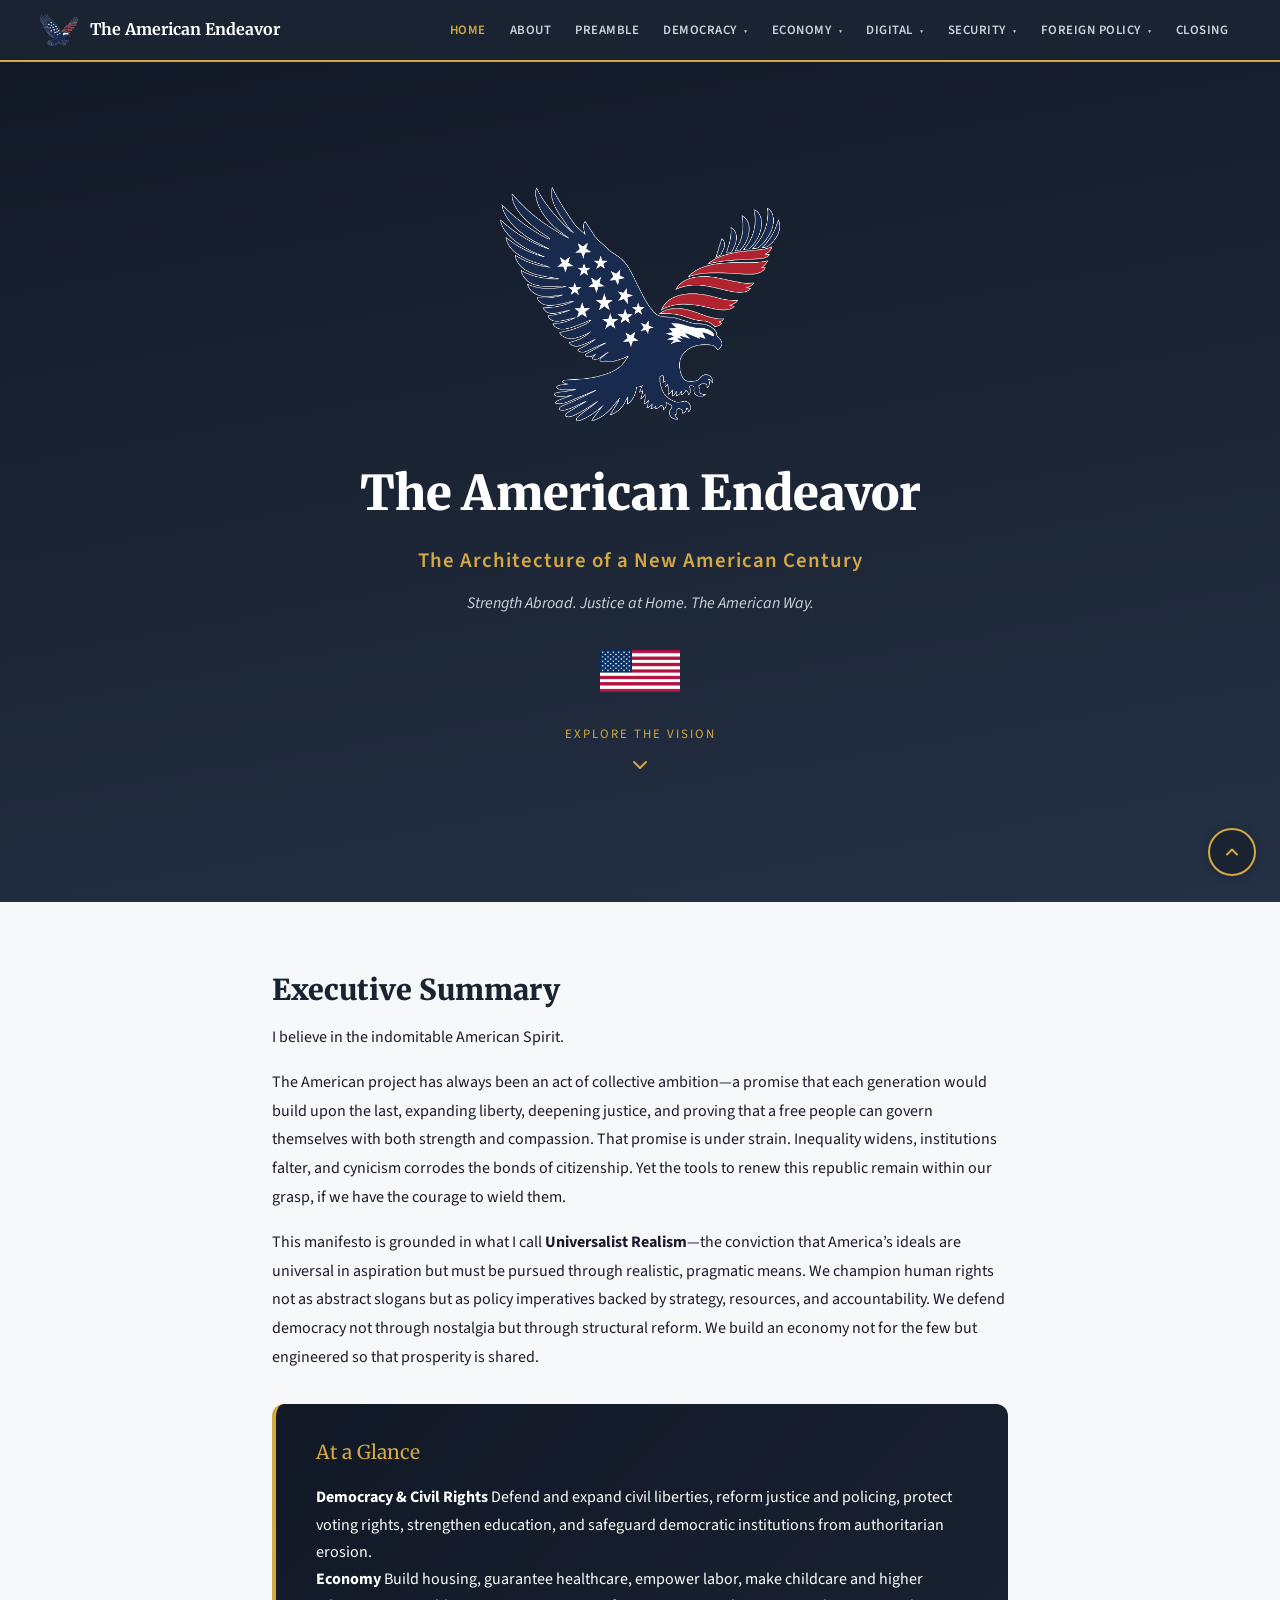
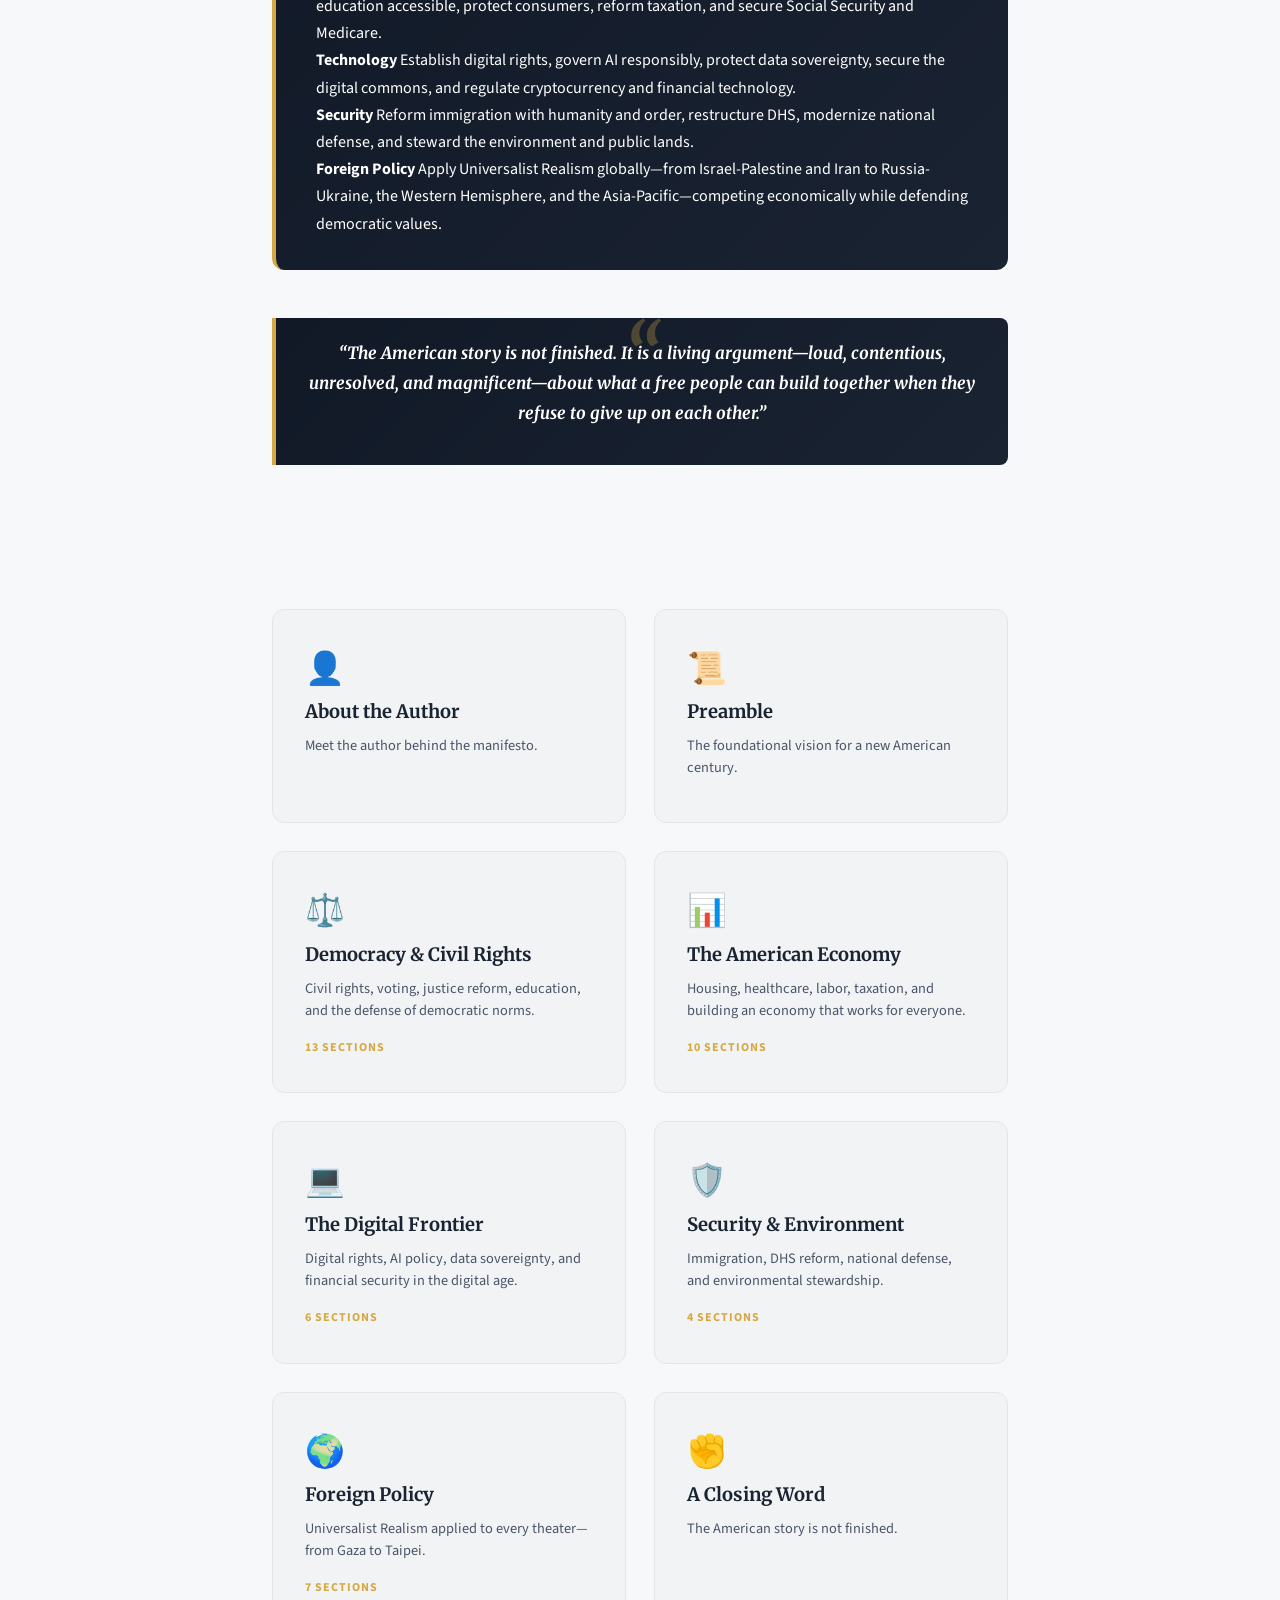
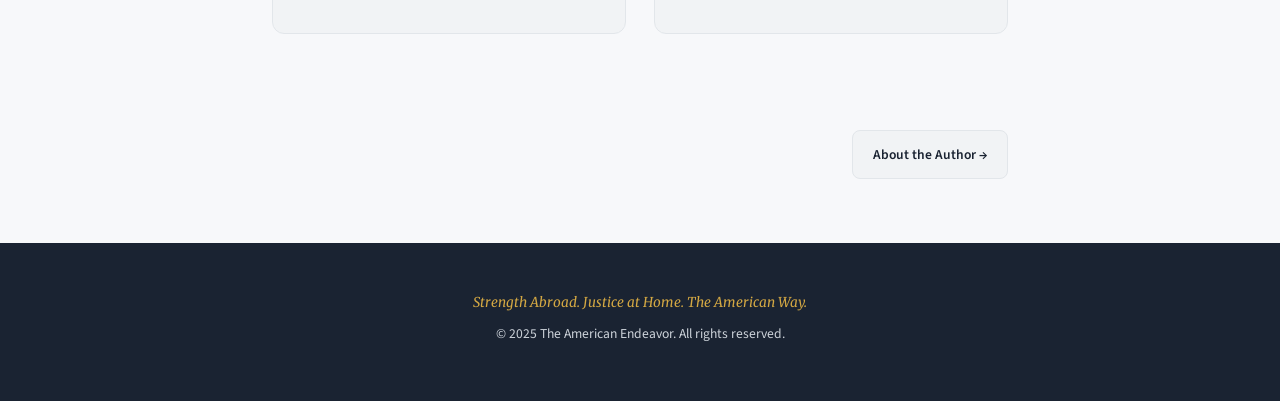
<file: index.html>
<!DOCTYPE html>
<html lang="en">
<head>
  <meta charset="UTF-8">
  <meta name="viewport" content="width=device-width, initial-scale=1.0">
  <title>The American Endeavor</title>
  <meta name="description" content="The American Endeavor — a comprehensive political manifesto outlining the architecture of a new American century. Strength Abroad. Justice at Home. The American Way.">
  <meta name="author" content="Paul Andrew Turner Jr.">
  <link rel="canonical" href="https://pandrewturner.github.io/The-American-Endeavor/index.html">

  <!-- Open Graph -->
  <meta property="og:title" content="The American Endeavor">
  <meta property="og:description" content="The Architecture of a New American Century — a comprehensive political manifesto. Strength Abroad. Justice at Home. The American Way.">
  <meta property="og:type" content="website">
  <meta property="og:url" content="https://pandrewturner.github.io/The-American-Endeavor/index.html">
  <meta property="og:image" content="https://pandrewturner.github.io/The-American-Endeavor/American Endeavor_v2.png">
  <meta property="og:site_name" content="The American Endeavor">

  <!-- Twitter Card -->
  <meta name="twitter:card" content="summary_large_image">
  <meta name="twitter:title" content="The American Endeavor">
  <meta name="twitter:description" content="The Architecture of a New American Century — a comprehensive political manifesto. Strength Abroad. Justice at Home. The American Way.">
  <meta name="twitter:image" content="https://pandrewturner.github.io/The-American-Endeavor/American Endeavor_v2.png">

  <!-- Favicons -->
  <link rel="shortcut icon" href="favicon.ico">
  <link rel="icon" type="image/png" sizes="32x32" href="favicon-32.png">
  <link rel="icon" type="image/png" sizes="16x16" href="favicon-16.png">

  <!-- Google Fonts -->
  <link rel="preconnect" href="https://fonts.googleapis.com">
  <link rel="preconnect" href="https://fonts.gstatic.com" crossorigin>
  <link href="https://fonts.googleapis.com/css2?family=Merriweather:ital,wght@0,300;0,400;0,700;0,900;1,300;1,400;1,700;1,900&family=Source+Sans+3:ital,wght@0,300;0,400;0,600;0,700;1,300;1,400;1,600;1,700&display=swap" rel="stylesheet">

  <!-- Shared Stylesheet -->
  <link rel="stylesheet" href="styles_3.css">
</head>
<body data-page="home">

  <!-- Top Navigation -->
  <nav class="top-nav">
    <div class="top-nav-inner">
      <a href="index.html" class="nav-brand">
        <img src="American Endeavor_v2.png" alt="The American Endeavor">
        <span>The American Endeavor</span>
      </a>
      <button class="hamburger" id="hamburger" aria-label="Menu">&#9776;</button>
      <ul class="nav-links" id="navLinks">
        <li><a href="index.html" data-nav="home">Home</a></li>
        <li><a href="about.html" data-nav="about">About</a></li>
        <li><a href="preamble.html" data-nav="preamble">Preamble</a></li>
        <li>
          <a href="democracy.html" data-nav="democracy">Democracy <span class="nav-arrow">&#9662;</span></a>
          <ul class="dropdown-menu">
            <li><a href="democracy.html#civil-rights">Civil Rights</a></li>
            <li><a href="democracy.html#medical-rights">Medical Rights &amp; Bodily Autonomy</a></li>
            <li><a href="democracy.html#trans-rights">Transgender Rights</a></li>
            <li><a href="democracy.html#statehood">Statehood &amp; Representation</a></li>
            <li><a href="democracy.html#voting-rights">Voting Rights</a></li>
            <li><a href="democracy.html#justice">Justice &amp; Rehabilitation</a></li>
            <li><a href="democracy.html#police-reform">Police Reform</a></li>
            <li><a href="democracy.html#federal-accountability">Federal Agent Accountability</a></li>
            <li><a href="democracy.html#education">Education</a></li>
            <li><a href="democracy.html#diversity">Diversity &amp; Inclusion</a></li>
            <li><a href="democracy.html#gun-safety">Gun Safety</a></li>
            <li><a href="democracy.html#government-ethics">Government Ethics</a></li>
            <li><a href="democracy.html#democratic-defense">Democratic Defense</a></li>
          </ul>
        </li>
        <li>
          <a href="economy.html" data-nav="economy">Economy <span class="nav-arrow">&#9662;</span></a>
          <ul class="dropdown-menu">
            <li><a href="economy.html#housing">Housing &amp; Infrastructure</a></li>
            <li><a href="economy.html#healthcare">Healthcare</a></li>
            <li><a href="economy.html#labor">Labor &amp; Unions</a></li>
            <li><a href="economy.html#childcare">Childcare &amp; Family Policy</a></li>
            <li><a href="economy.html#higher-education">Higher Education &amp; Debt</a></li>
            <li><a href="economy.html#consumer-protection">Consumer Protection</a></li>
            <li><a href="economy.html#taxation">Taxation</a></li>
            <li><a href="economy.html#social-security">Social Security &amp; Medicare</a></li>
            <li><a href="economy.html#trade">Trade &amp; Tariffs</a></li>
            <li><a href="economy.html#truth-in-hiring">Truth in Hiring</a></li>
          </ul>
        </li>
        <li>
          <a href="digital.html" data-nav="digital">Digital <span class="nav-arrow">&#9662;</span></a>
          <ul class="dropdown-menu">
            <li><a href="digital.html#digital-rights">Digital Rights &amp; Privacy</a></li>
            <li><a href="digital.html#ai-workforce">AI &amp; The Workforce</a></li>
            <li><a href="digital.html#data-rights">Data Rights &amp; Open Innovation</a></li>
            <li><a href="digital.html#digital-security">Digital Security</a></li>
            <li><a href="digital.html#financial-security">Financial Security &amp; Fraud</a></li>
            <li><a href="digital.html#crypto">Cryptocurrency</a></li>
          </ul>
        </li>
        <li>
          <a href="security.html" data-nav="security">Security <span class="nav-arrow">&#9662;</span></a>
          <ul class="dropdown-menu">
            <li><a href="security.html#immigration">Immigration</a></li>
            <li><a href="security.html#dhs-reform">DHS Reform</a></li>
            <li><a href="security.html#national-defense">National Defense</a></li>
            <li><a href="security.html#environment">Environment &amp; Public Lands</a></li>
          </ul>
        </li>
        <li>
          <a href="foreign-policy.html" data-nav="foreign-policy">Foreign Policy <span class="nav-arrow">&#9662;</span></a>
          <ul class="dropdown-menu">
            <li><a href="foreign-policy.html#universalist-realism">Universalist Realism</a></li>
            <li><a href="foreign-policy.html#israel-palestine">Israel &amp; Palestine</a></li>
            <li><a href="foreign-policy.html#iran">Iran</a></li>
            <li><a href="foreign-policy.html#russia-ukraine">Russia &amp; Ukraine</a></li>
            <li><a href="foreign-policy.html#western-hemisphere">Western Hemisphere</a></li>
            <li><a href="foreign-policy.html#asia-pacific">Asia-Pacific &amp; China</a></li>
            <li><a href="foreign-policy.html#global-competition">Global Economic Competition</a></li>
          </ul>
        </li>
        <li><a href="closing.html" data-nav="closing">Closing</a></li>
      </ul>
    </div>
  </nav>

  <!-- Hero Section -->
  <section class="hero">
    <img src="American Endeavor_v2.png" alt="The American Endeavor Eagle Logo" class="hero-logo">
    <h1>The American Endeavor</h1>
    <p class="hero-subtitle">The Architecture of a New American Century</p>
    <p class="hero-tagline">Strength Abroad. Justice at Home. The American Way.</p>
    <img src="Flag_of_the_United_States.svg.png" alt="Flag of the United States" class="hero-flag">
    <a href="#executive-summary" class="hero-scroll">
      Explore the Vision
      <svg width="24" height="24" viewBox="0 0 24 24" fill="none" stroke="currentColor" stroke-width="2" stroke-linecap="round" stroke-linejoin="round"><path d="M6 9l6 6 6-6"/></svg>
    </a>
  </section>

  <div class="main-content">

  <!-- Executive Summary -->
  <section class="content-section" id="executive-summary">
    <h2>Executive Summary</h2>

    <p class="lead-text">I believe in the indomitable American Spirit.</p>

    <p>The American project has always been an act of collective ambition&mdash;a promise that each generation would build upon the last, expanding liberty, deepening justice, and proving that a free people can govern themselves with both strength and compassion. That promise is under strain. Inequality widens, institutions falter, and cynicism corrodes the bonds of citizenship. Yet the tools to renew this republic remain within our grasp, if we have the courage to wield them.</p>

    <p>This manifesto is grounded in what I call <strong>Universalist Realism</strong>&mdash;the conviction that America&rsquo;s ideals are universal in aspiration but must be pursued through realistic, pragmatic means. We champion human rights not as abstract slogans but as policy imperatives backed by strategy, resources, and accountability. We defend democracy not through nostalgia but through structural reform. We build an economy not for the few but engineered so that prosperity is shared.</p>

    <div class="executive-summary">
      <h3>At a Glance</h3>
      <div class="summary-item">
        <strong>Democracy &amp; Civil Rights</strong>
        <span>Defend and expand civil liberties, reform justice and policing, protect voting rights, strengthen education, and safeguard democratic institutions from authoritarian erosion.</span>
      </div>
      <div class="summary-item">
        <strong>Economy</strong>
        <span>Build housing, guarantee healthcare, empower labor, make childcare and higher education accessible, protect consumers, reform taxation, and secure Social Security and Medicare.</span>
      </div>
      <div class="summary-item">
        <strong>Technology</strong>
        <span>Establish digital rights, govern AI responsibly, protect data sovereignty, secure the digital commons, and regulate cryptocurrency and financial technology.</span>
      </div>
      <div class="summary-item">
        <strong>Security</strong>
        <span>Reform immigration with humanity and order, restructure DHS, modernize national defense, and steward the environment and public lands.</span>
      </div>
      <div class="summary-item">
        <strong>Foreign Policy</strong>
        <span>Apply Universalist Realism globally&mdash;from Israel-Palestine and Iran to Russia-Ukraine, the Western Hemisphere, and the Asia-Pacific&mdash;competing economically while defending democratic values.</span>
      </div>
    </div>

    <blockquote class="pull-quote">
      <p>&ldquo;The American story is not finished. It is a living argument&mdash;loud, contentious, unresolved, and magnificent&mdash;about what a free people can build together when they refuse to give up on each other.&rdquo;</p>
    </blockquote>
  </section>

  <!-- Landing Card Grid -->
    <div class="landing-grid">

      <a href="about.html" class="landing-card">
        <span class="card-icon">&#x1F464;</span>
        <h3>About the Author</h3>
        <p>Meet the author behind the manifesto.</p>
        <span class="card-count"></span>
      </a>

      <a href="preamble.html" class="landing-card">
        <span class="card-icon">&#x1F4DC;</span>
        <h3>Preamble</h3>
        <p>The foundational vision for a new American century.</p>
        <span class="card-count"></span>
      </a>

      <a href="democracy.html" class="landing-card">
        <span class="card-icon">&#x2696;&#xFE0F;</span>
        <h3>Democracy &amp; Civil Rights</h3>
        <p>Civil rights, voting, justice reform, education, and the defense of democratic norms.</p>
        <span class="card-count">13 SECTIONS</span>
      </a>

      <a href="economy.html" class="landing-card">
        <span class="card-icon">&#x1F4CA;</span>
        <h3>The American Economy</h3>
        <p>Housing, healthcare, labor, taxation, and building an economy that works for everyone.</p>
        <span class="card-count">10 SECTIONS</span>
      </a>

      <a href="digital.html" class="landing-card">
        <span class="card-icon">&#x1F4BB;</span>
        <h3>The Digital Frontier</h3>
        <p>Digital rights, AI policy, data sovereignty, and financial security in the digital age.</p>
        <span class="card-count">6 SECTIONS</span>
      </a>

      <a href="security.html" class="landing-card">
        <span class="card-icon">&#x1F6E1;&#xFE0F;</span>
        <h3>Security &amp; Environment</h3>
        <p>Immigration, DHS reform, national defense, and environmental stewardship.</p>
        <span class="card-count">4 SECTIONS</span>
      </a>

      <a href="foreign-policy.html" class="landing-card">
        <span class="card-icon">&#x1F30D;</span>
        <h3>Foreign Policy</h3>
        <p>Universalist Realism applied to every theater&mdash;from Gaza to Taipei.</p>
        <span class="card-count">7 SECTIONS</span>
      </a>

      <a href="closing.html" class="landing-card">
        <span class="card-icon">&#x270A;</span>
        <h3>A Closing Word</h3>
        <p>The American story is not finished.</p>
        <span class="card-count"></span>
      </a>

    </div>

  <!-- Section Navigation (Prev / Next) -->
  <nav class="section-nav">
    <span></span>
    <a href="about.html" class="next">About the Author &rarr;</a>
  </nav>

  </div><!-- end .main-content -->

  <!-- Footer -->
  <footer class="site-footer">
    <p class="footer-tagline">Strength Abroad. Justice at Home. The American Way.</p>
    <p>&copy; 2025 The American Endeavor. All rights reserved.</p>
  </footer>

  <!-- Back to Top Button -->
  <button class="back-to-top" id="backToTop" aria-label="Back to top">
    <svg width="20" height="20" viewBox="0 0 24 24" fill="none" stroke="currentColor" stroke-width="2.5" stroke-linecap="round" stroke-linejoin="round"><path d="M18 15l-6-6-6 6"/></svg>
  </button>

  <!-- Shared JS -->
  <script src="nav_3.js"></script>
</body>
</html>
</file>
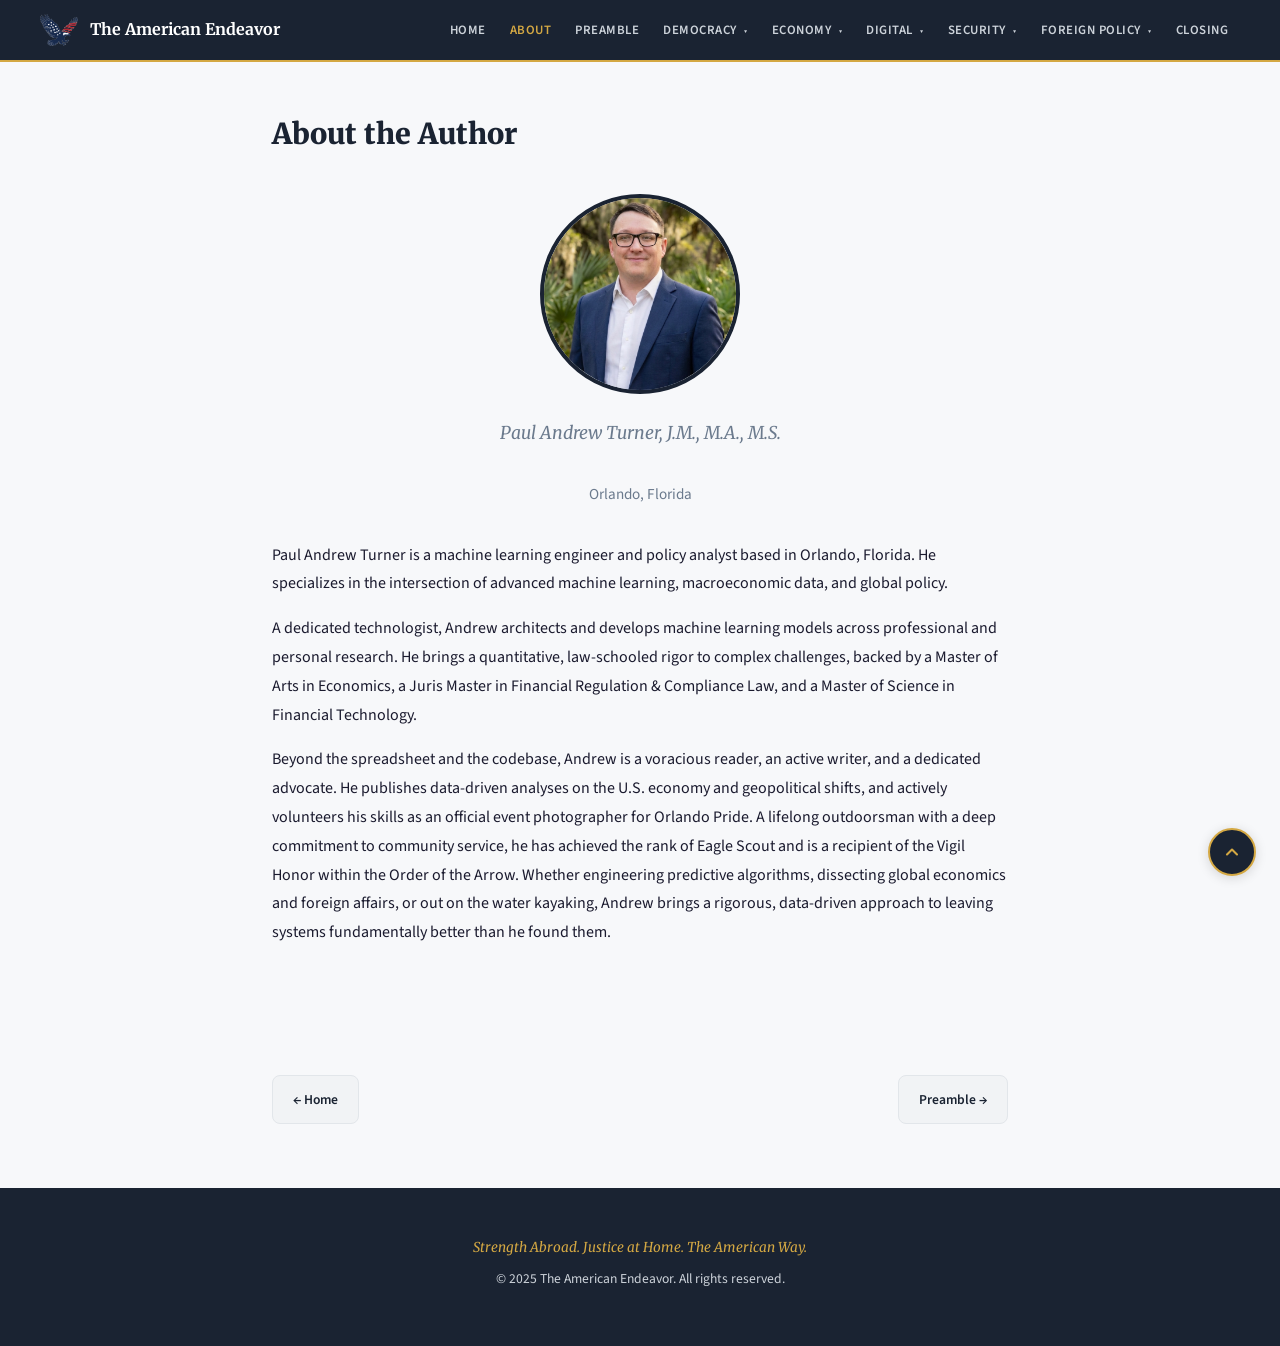
<file: about.html>
<!DOCTYPE html>
<html lang="en">
<head>
  <meta charset="UTF-8">
  <meta name="viewport" content="width=device-width, initial-scale=1.0">
  <link rel="shortcut icon" href="favicon.ico">
  <link rel="icon" type="image/png" sizes="32x32" href="favicon-32.png">
  <link rel="icon" type="image/png" sizes="16x16" href="favicon-16.png">
  <title>About the Author | The American Endeavor</title>
  <meta name="description" content="About Paul Andrew Turner — machine learning engineer, economist, and policy analyst.">
  <meta name="author" content="Paul Andrew Turner Jr.">
  <link rel="canonical" href="https://pandrewturner.github.io/The-American-Endeavor/about.html">

  <!-- Open Graph -->
  <meta property="og:title" content="About the Author | The American Endeavor">
  <meta property="og:description" content="Meet Paul Andrew Turner Jr. — the author behind The American Endeavor.">
  <meta property="og:type" content="profile">
  <meta property="og:url" content="https://pandrewturner.github.io/The-American-Endeavor/about.html">
  <meta property="og:image" content="https://pandrewturner.github.io/The-American-Endeavor/American Endeavor_v2.png">
  <meta property="og:site_name" content="The American Endeavor">

  <!-- Twitter Card -->
  <meta name="twitter:card" content="summary_large_image">
  <meta name="twitter:title" content="About the Author | The American Endeavor">
  <meta name="twitter:description" content="Meet Paul Andrew Turner Jr. — the author behind The American Endeavor.">
  <meta name="twitter:image" content="https://pandrewturner.github.io/The-American-Endeavor/American Endeavor_v2.png">

  <link rel="preconnect" href="https://fonts.googleapis.com">
  <link rel="preconnect" href="https://fonts.gstatic.com" crossorigin>
  <link href="https://fonts.googleapis.com/css2?family=Merriweather:wght@400;700;900&family=Source+Sans+3:wght@400;600;700&display=swap" rel="stylesheet">
  <link rel="stylesheet" href="styles_3.css">
</head>
<body data-page="about">

<nav class="top-nav">
  <div class="top-nav-inner">
    <a href="index.html" class="nav-brand">
      <img src="American Endeavor_v2.png" alt="The American Endeavor">
      <span>The American Endeavor</span>
    </a>
    <button class="hamburger" id="hamburger" aria-label="Menu">&#9776;</button>
    <ul class="nav-links" id="navLinks">
      <li><a href="index.html" data-nav="home">Home</a></li>
      <li><a href="about.html" data-nav="about">About</a></li>
      <li><a href="preamble.html" data-nav="preamble">Preamble</a></li>
      <li>
        <a href="democracy.html" data-nav="democracy">Democracy <span class="nav-arrow">&#9662;</span></a>
        <ul class="dropdown-menu">
          <li><a href="democracy.html#civil-rights">Civil Rights</a></li>
          <li><a href="democracy.html#medical-rights">Medical Rights &amp; Bodily Autonomy</a></li>
          <li><a href="democracy.html#trans-rights">Transgender Rights</a></li>
          <li><a href="democracy.html#statehood">Statehood &amp; Representation</a></li>
          <li><a href="democracy.html#voting-rights">Voting Rights</a></li>
          <li><a href="democracy.html#justice">Justice &amp; Rehabilitation</a></li>
          <li><a href="democracy.html#police-reform">Police Reform</a></li>
          <li><a href="democracy.html#federal-accountability">Federal Agent Accountability</a></li>
          <li><a href="democracy.html#education">Education</a></li>
          <li><a href="democracy.html#diversity">Diversity &amp; Inclusion</a></li>
          <li><a href="democracy.html#gun-safety">Gun Safety</a></li>
          <li><a href="democracy.html#government-ethics">Government Ethics</a></li>
          <li><a href="democracy.html#democratic-defense">Democratic Defense</a></li>
        </ul>
      </li>
      <li>
        <a href="economy.html" data-nav="economy">Economy <span class="nav-arrow">&#9662;</span></a>
        <ul class="dropdown-menu">
          <li><a href="economy.html#housing">Housing &amp; Infrastructure</a></li>
          <li><a href="economy.html#healthcare">Healthcare</a></li>
          <li><a href="economy.html#labor">Labor &amp; Unions</a></li>
          <li><a href="economy.html#childcare">Childcare &amp; Family Policy</a></li>
          <li><a href="economy.html#higher-education">Higher Education &amp; Debt</a></li>
          <li><a href="economy.html#consumer-protection">Consumer Protection</a></li>
          <li><a href="economy.html#taxation">Taxation</a></li>
          <li><a href="economy.html#social-security">Social Security &amp; Medicare</a></li>
          <li><a href="economy.html#trade">Trade &amp; Tariffs</a></li>
          <li><a href="economy.html#truth-in-hiring">Truth in Hiring</a></li>
        </ul>
      </li>
      <li>
        <a href="digital.html" data-nav="digital">Digital <span class="nav-arrow">&#9662;</span></a>
        <ul class="dropdown-menu">
          <li><a href="digital.html#digital-rights">Digital Rights &amp; Privacy</a></li>
          <li><a href="digital.html#ai-workforce">AI &amp; The Workforce</a></li>
          <li><a href="digital.html#data-rights">Data Rights &amp; Open Innovation</a></li>
          <li><a href="digital.html#digital-security">Digital Security</a></li>
          <li><a href="digital.html#financial-security">Financial Security &amp; Fraud</a></li>
          <li><a href="digital.html#crypto">Cryptocurrency</a></li>
        </ul>
      </li>
      <li>
        <a href="security.html" data-nav="security">Security <span class="nav-arrow">&#9662;</span></a>
        <ul class="dropdown-menu">
          <li><a href="security.html#immigration">Immigration</a></li>
          <li><a href="security.html#dhs-reform">DHS Reform</a></li>
          <li><a href="security.html#national-defense">National Defense</a></li>
          <li><a href="security.html#environment">Environment &amp; Public Lands</a></li>
        </ul>
      </li>
      <li>
        <a href="foreign-policy.html" data-nav="foreign-policy">Foreign Policy <span class="nav-arrow">&#9662;</span></a>
        <ul class="dropdown-menu">
          <li><a href="foreign-policy.html#universalist-realism">Universalist Realism</a></li>
          <li><a href="foreign-policy.html#israel-palestine">Israel &amp; Palestine</a></li>
          <li><a href="foreign-policy.html#iran">Iran</a></li>
          <li><a href="foreign-policy.html#russia-ukraine">Russia &amp; Ukraine</a></li>
          <li><a href="foreign-policy.html#western-hemisphere">Western Hemisphere</a></li>
          <li><a href="foreign-policy.html#asia-pacific">Asia-Pacific &amp; China</a></li>
          <li><a href="foreign-policy.html#global-competition">Global Economic Competition</a></li>
        </ul>
      </li>
      <li><a href="closing.html" data-nav="closing">Closing</a></li>
    </ul>
  </div>
</nav>

<div class="main-content">
  <section class="content-section fade-in" style="padding-top: 3rem;">
    <h2>About the Author</h2>
    <div class="about-hero">
      <br>
      <img src="Headshot.jpg" alt="Paul Andrew Turner Jr.">
      <h3 class="about-name">Paul Andrew Turner, J.M., M.A., M.S.</h3>
      <p class="about-location">Orlando, Florida</p>
    </div>
    <p>Paul Andrew Turner is a machine learning engineer and policy analyst based in Orlando, Florida. He specializes in the intersection of advanced machine learning, macroeconomic data, and global policy.</p>
    <p>A dedicated technologist, Andrew architects and develops machine learning models across professional and personal research. He brings a quantitative, law-schooled rigor to complex challenges, backed by a Master of Arts in Economics, a Juris Master in Financial Regulation &amp; Compliance Law, and a Master of Science in Financial Technology.</p>
    <p>Beyond the spreadsheet and the codebase, Andrew is a voracious reader, an active writer, and a dedicated advocate. He publishes data-driven analyses on the U.S. economy and geopolitical shifts, and actively volunteers his skills as an official event photographer for Orlando Pride. A lifelong outdoorsman with a deep commitment to community service, he has achieved the rank of Eagle Scout and is a recipient of the Vigil Honor within the Order of the Arrow. Whether engineering predictive algorithms, dissecting global economics and foreign affairs, or out on the water kayaking, Andrew brings a rigorous, data-driven approach to leaving systems fundamentally better than he found them.</p>
  </section>

  <nav class="section-nav">
    <a href="index.html">&larr; Home</a>
    <a href="preamble.html" class="next">Preamble &rarr;</a>
  </nav>
</div>

<footer class="site-footer">
  <p class="footer-tagline">Strength Abroad. Justice at Home. The American Way.</p>
  <p>&copy; 2025 The American Endeavor. All rights reserved.</p>
</footer>

<button class="back-to-top" id="backToTop" aria-label="Back to top">
  <svg width="20" height="20" viewBox="0 0 24 24" fill="none" stroke="currentColor" stroke-width="2.5" stroke-linecap="round" stroke-linejoin="round"><path d="M18 15l-6-6-6 6"/></svg>
</button>

<script src="nav_3.js"></script>
</body>
</html>
</file>
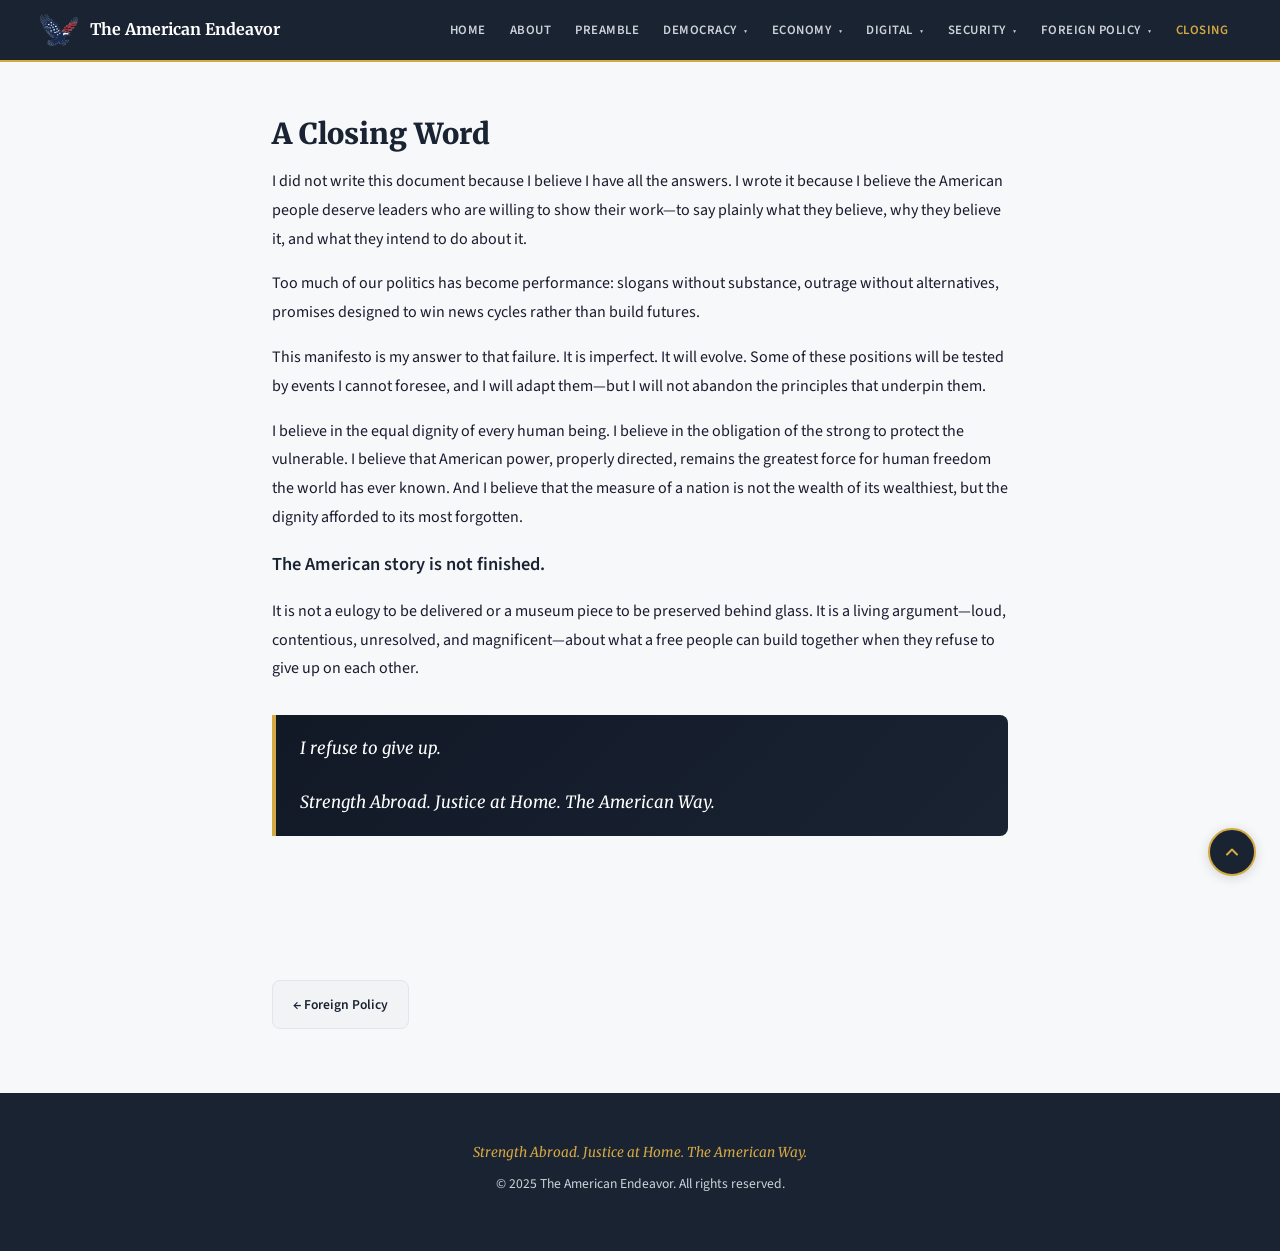
<file: closing.html>
<!DOCTYPE html>
<html lang="en">
<head>
  <meta charset="UTF-8">
  <meta name="viewport" content="width=device-width, initial-scale=1.0">
  <link rel="shortcut icon" href="favicon.ico">
  <link rel="icon" type="image/png" sizes="32x32" href="favicon-32.png">
  <link rel="icon" type="image/png" sizes="16x16" href="favicon-16.png">
  <title>A Closing Word | The American Endeavor</title>
  <meta name="description" content="The American story is not finished.">
  <meta name="author" content="Paul Andrew Turner Jr.">
  <link rel="canonical" href="https://pandrewturner.github.io/The-American-Endeavor/closing.html">

  <!-- Open Graph -->
  <meta property="og:title" content="A Closing Word | The American Endeavor">
  <meta property="og:description" content="The American story is not finished.">
  <meta property="og:type" content="article">
  <meta property="og:url" content="https://pandrewturner.github.io/The-American-Endeavor/closing.html">
  <meta property="og:image" content="https://pandrewturner.github.io/The-American-Endeavor/American Endeavor_v2.png">
  <meta property="og:site_name" content="The American Endeavor">

  <!-- Twitter Card -->
  <meta name="twitter:card" content="summary_large_image">
  <meta name="twitter:title" content="A Closing Word | The American Endeavor">
  <meta name="twitter:description" content="The American story is not finished.">
  <meta name="twitter:image" content="https://pandrewturner.github.io/The-American-Endeavor/American Endeavor_v2.png">

  <link rel="preconnect" href="https://fonts.googleapis.com">
  <link rel="preconnect" href="https://fonts.gstatic.com" crossorigin>
  <link href="https://fonts.googleapis.com/css2?family=Merriweather:wght@400;700;900&family=Source+Sans+3:wght@400;600;700&display=swap" rel="stylesheet">
  <link rel="stylesheet" href="styles_3.css">
</head>
<body data-page="closing">

<nav class="top-nav">
  <div class="top-nav-inner">
    <a href="index.html" class="nav-brand">
      <img src="American Endeavor_v2.png" alt="The American Endeavor">
      <span>The American Endeavor</span>
    </a>
    <button class="hamburger" id="hamburger" aria-label="Menu">&#9776;</button>
    <ul class="nav-links" id="navLinks">
      <li><a href="index.html" data-nav="home">Home</a></li>
      <li><a href="about.html" data-nav="about">About</a></li>
      <li><a href="preamble.html" data-nav="preamble">Preamble</a></li>
      <li><a href="democracy.html" data-nav="democracy">Democracy <span class="nav-arrow">&#9662;</span></a><ul class="dropdown-menu"><li><a href="democracy.html#civil-rights">Civil Rights</a></li><li><a href="democracy.html#medical-rights">Medical Rights &amp; Bodily Autonomy</a></li><li><a href="democracy.html#trans-rights">Transgender Rights</a></li><li><a href="democracy.html#statehood">Statehood &amp; Representation</a></li><li><a href="democracy.html#voting-rights">Voting Rights</a></li><li><a href="democracy.html#justice">Justice &amp; Rehabilitation</a></li><li><a href="democracy.html#police-reform">Police Reform</a></li><li><a href="democracy.html#federal-accountability">Federal Agent Accountability</a></li><li><a href="democracy.html#education">Education</a></li><li><a href="democracy.html#diversity">Diversity &amp; Inclusion</a></li><li><a href="democracy.html#gun-safety">Gun Safety</a></li><li><a href="democracy.html#government-ethics">Government Ethics</a></li><li><a href="democracy.html#democratic-defense">Democratic Defense</a></li></ul></li>
      <li><a href="economy.html" data-nav="economy">Economy <span class="nav-arrow">&#9662;</span></a><ul class="dropdown-menu"><li><a href="economy.html#housing">Housing &amp; Infrastructure</a></li><li><a href="economy.html#healthcare">Healthcare</a></li><li><a href="economy.html#labor">Labor &amp; Unions</a></li><li><a href="economy.html#childcare">Childcare &amp; Family Policy</a></li><li><a href="economy.html#higher-education">Higher Education &amp; Debt</a></li><li><a href="economy.html#consumer-protection">Consumer Protection</a></li><li><a href="economy.html#taxation">Taxation</a></li><li><a href="economy.html#social-security">Social Security &amp; Medicare</a></li><li><a href="economy.html#trade">Trade &amp; Tariffs</a></li><li><a href="economy.html#truth-in-hiring">Truth in Hiring</a></li></ul></li>
      <li><a href="digital.html" data-nav="digital">Digital <span class="nav-arrow">&#9662;</span></a><ul class="dropdown-menu"><li><a href="digital.html#digital-rights">Digital Rights &amp; Privacy</a></li><li><a href="digital.html#ai-workforce">AI &amp; The Workforce</a></li><li><a href="digital.html#data-rights">Data Rights &amp; Open Innovation</a></li><li><a href="digital.html#digital-security">Digital Security</a></li><li><a href="digital.html#financial-security">Financial Security &amp; Fraud</a></li><li><a href="digital.html#crypto">Cryptocurrency</a></li></ul></li>
      <li><a href="security.html" data-nav="security">Security <span class="nav-arrow">&#9662;</span></a><ul class="dropdown-menu"><li><a href="security.html#immigration">Immigration</a></li><li><a href="security.html#dhs-reform">DHS Reform</a></li><li><a href="security.html#national-defense">National Defense</a></li><li><a href="security.html#environment">Environment &amp; Public Lands</a></li></ul></li>
      <li><a href="foreign-policy.html" data-nav="foreign-policy">Foreign Policy <span class="nav-arrow">&#9662;</span></a><ul class="dropdown-menu"><li><a href="foreign-policy.html#universalist-realism">Universalist Realism</a></li><li><a href="foreign-policy.html#israel-palestine">Israel &amp; Palestine</a></li><li><a href="foreign-policy.html#iran">Iran</a></li><li><a href="foreign-policy.html#russia-ukraine">Russia &amp; Ukraine</a></li><li><a href="foreign-policy.html#western-hemisphere">Western Hemisphere</a></li><li><a href="foreign-policy.html#asia-pacific">Asia-Pacific &amp; China</a></li><li><a href="foreign-policy.html#global-competition">Global Economic Competition</a></li></ul></li>
      <li><a href="closing.html" data-nav="closing">Closing</a></li>
    </ul>
  </div>
</nav>

<div class="main-content">
  <section class="content-section fade-in" style="padding-top: 3rem;">
    <h2>A Closing Word</h2>
    <p>I did not write this document because I believe I have all the answers. I wrote it because I believe the American people deserve leaders who are willing to show their work&mdash;to say plainly what they believe, why they believe it, and what they intend to do about it.</p>
    <p>Too much of our politics has become performance: slogans without substance, outrage without alternatives, promises designed to win news cycles rather than build futures.</p>
    <p>This manifesto is my answer to that failure. It is imperfect. It will evolve. Some of these positions will be tested by events I cannot foresee, and I will adapt them&mdash;but I will not abandon the principles that underpin them.</p>
    <p>I believe in the equal dignity of every human being. I believe in the obligation of the strong to protect the vulnerable. I believe that American power, properly directed, remains the greatest force for human freedom the world has ever known. And I believe that the measure of a nation is not the wealth of its wealthiest, but the dignity afforded to its most forgotten.</p>
    <p class="lead">The American story is not finished.</p>
    <p>It is not a eulogy to be delivered or a museum piece to be preserved behind glass. It is a living argument&mdash;loud, contentious, unresolved, and magnificent&mdash;about what a free people can build together when they refuse to give up on each other.</p>
    <blockquote>I refuse to give up.<br><br>Strength Abroad. Justice at Home. The American Way.</blockquote>
  </section>

  <nav class="section-nav">
    <a href="foreign-policy.html">&larr; Foreign Policy</a>
    <span></span>
  </nav>
</div>

<footer class="site-footer">
  <p class="footer-tagline">Strength Abroad. Justice at Home. The American Way.</p>
  <p>&copy; 2025 The American Endeavor. All rights reserved.</p>
</footer>

<button class="back-to-top" id="backToTop" aria-label="Back to top">
  <svg width="20" height="20" viewBox="0 0 24 24" fill="none" stroke="currentColor" stroke-width="2.5" stroke-linecap="round" stroke-linejoin="round"><path d="M18 15l-6-6-6 6"/></svg>
</button>

<script src="nav_3.js"></script>
</body>
</html>
</file>
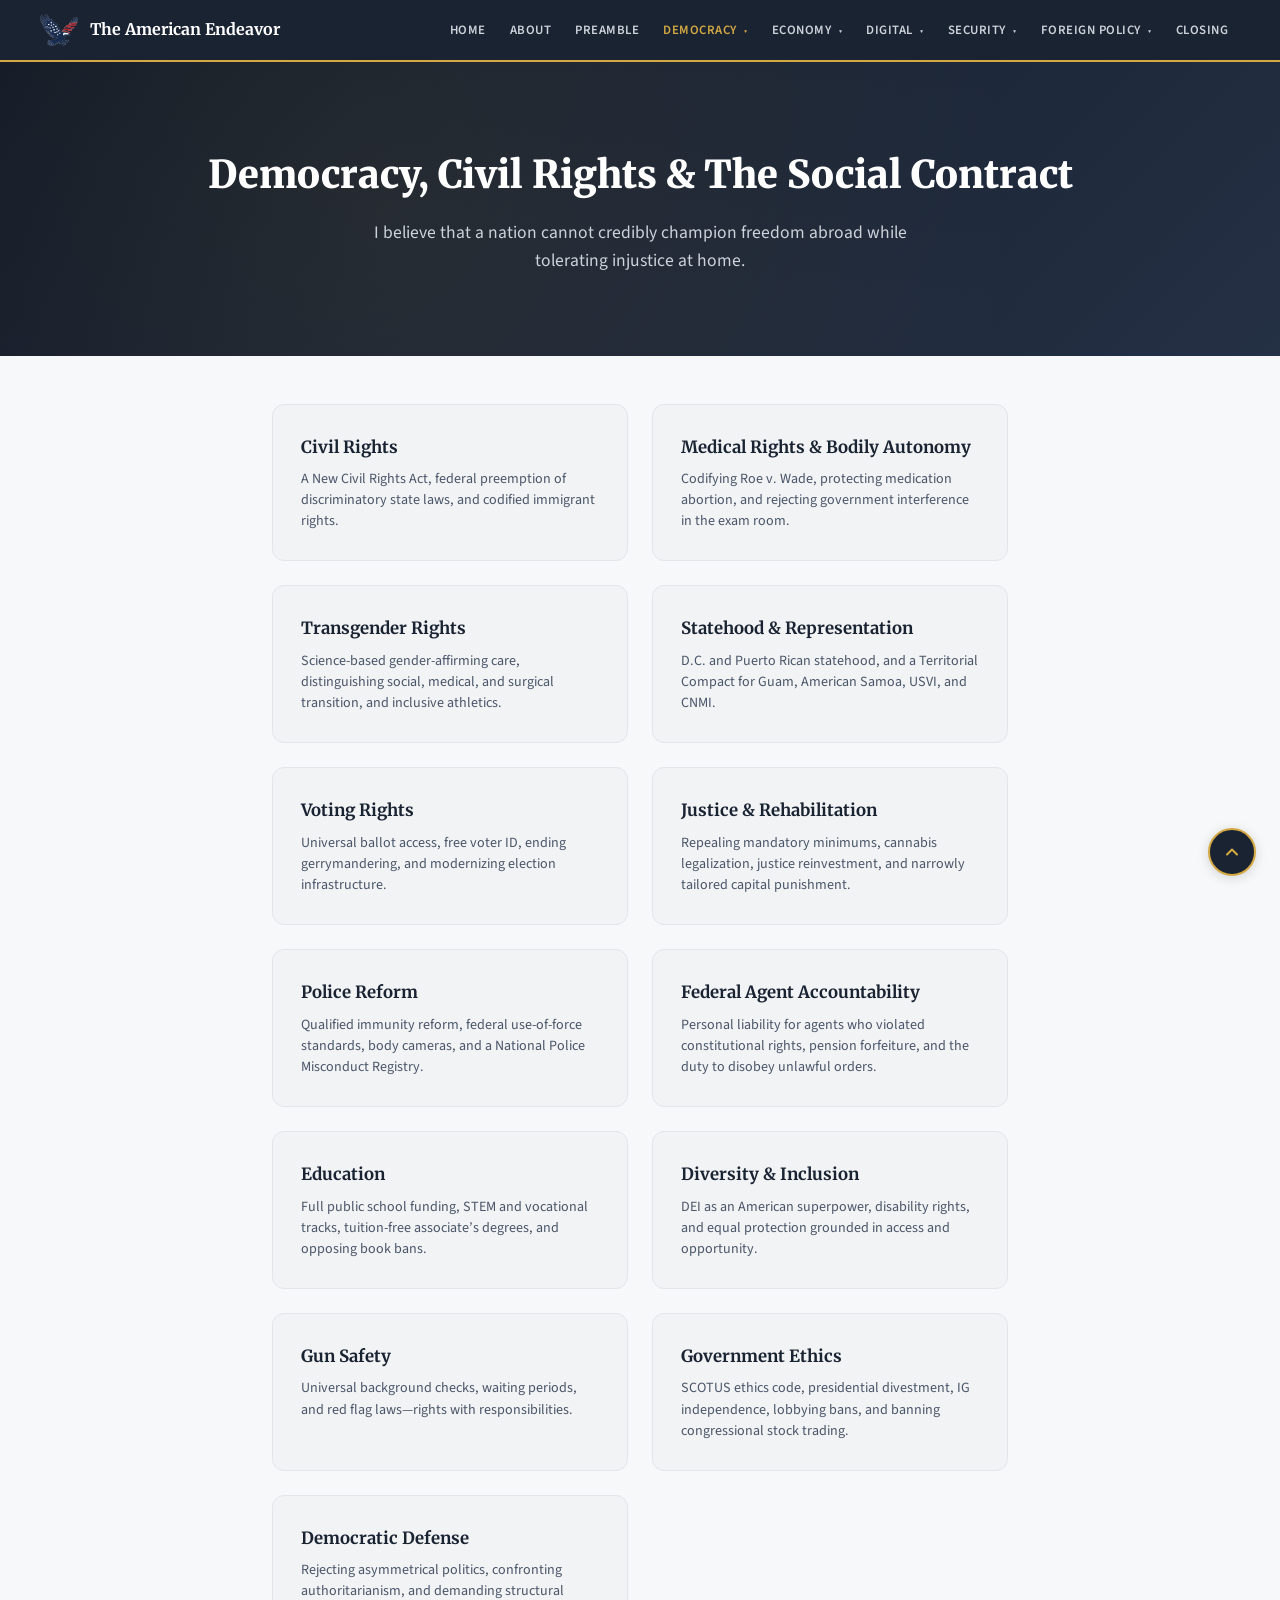
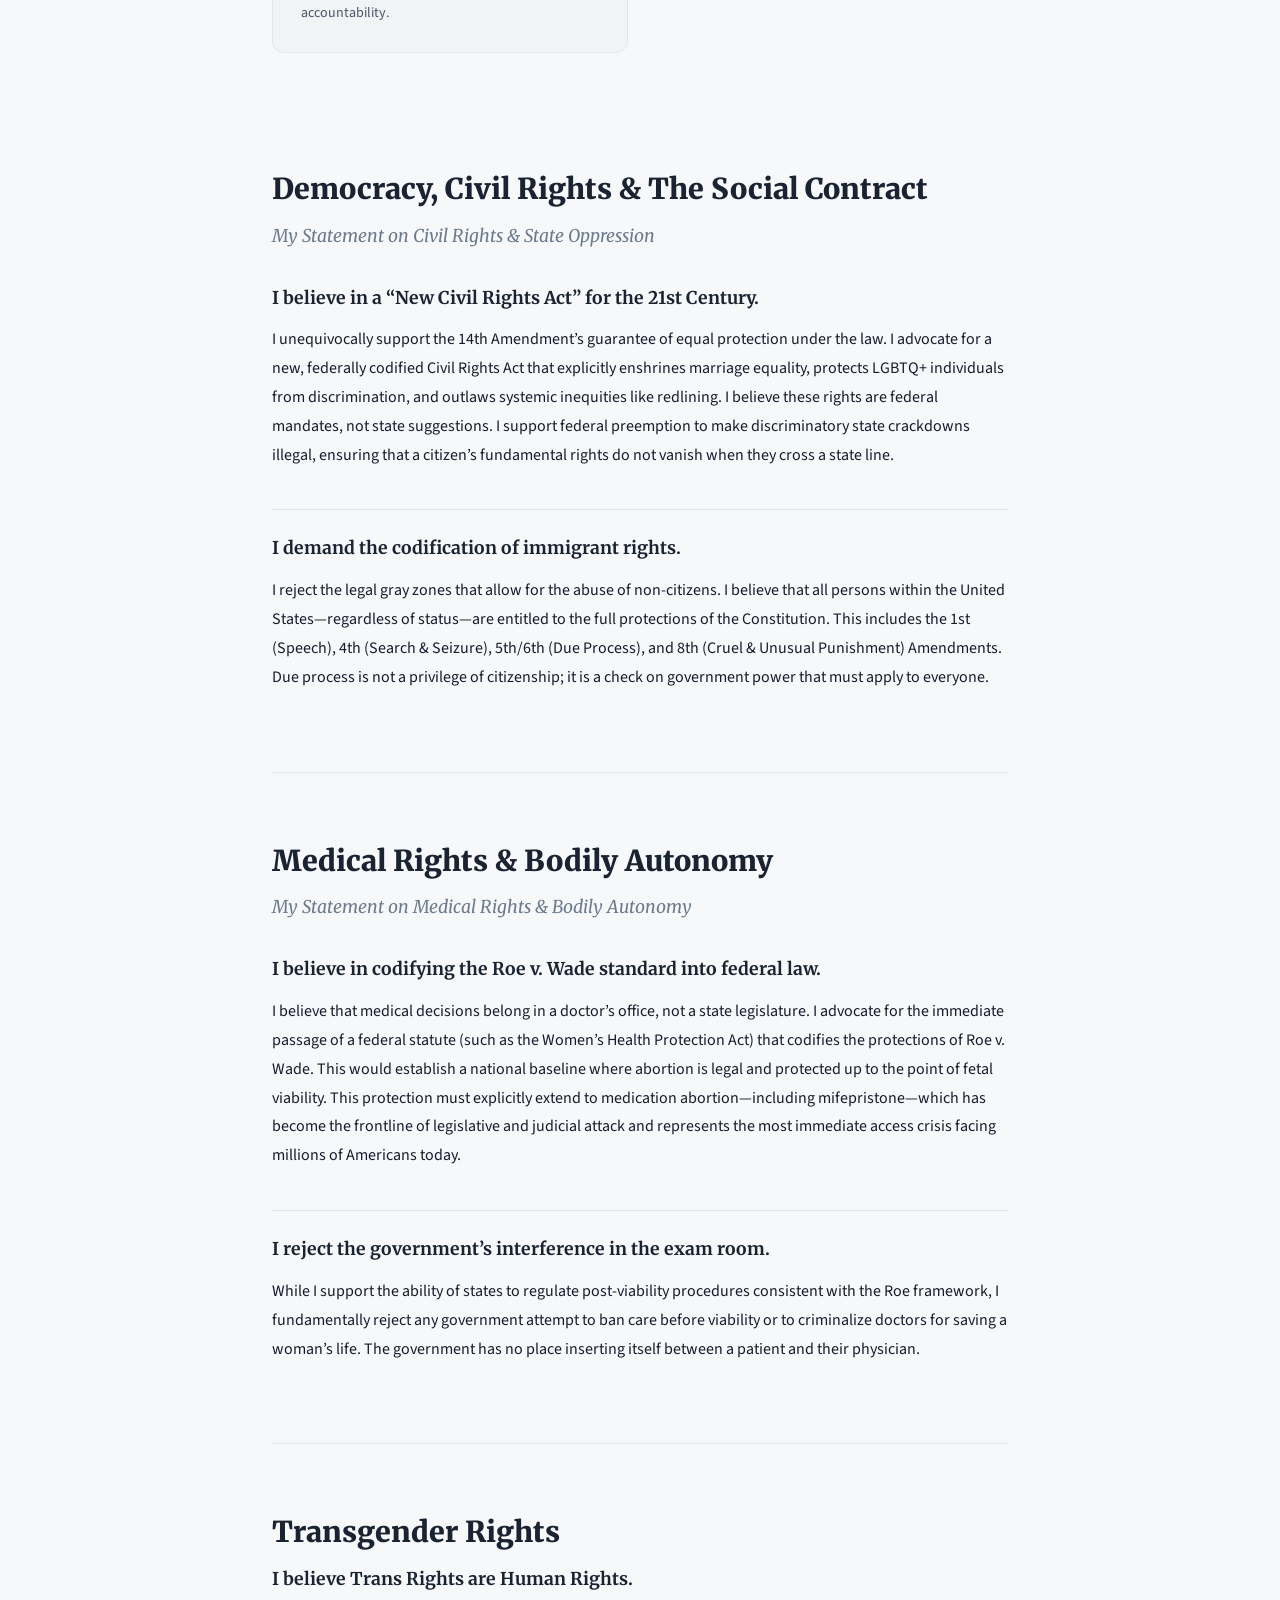
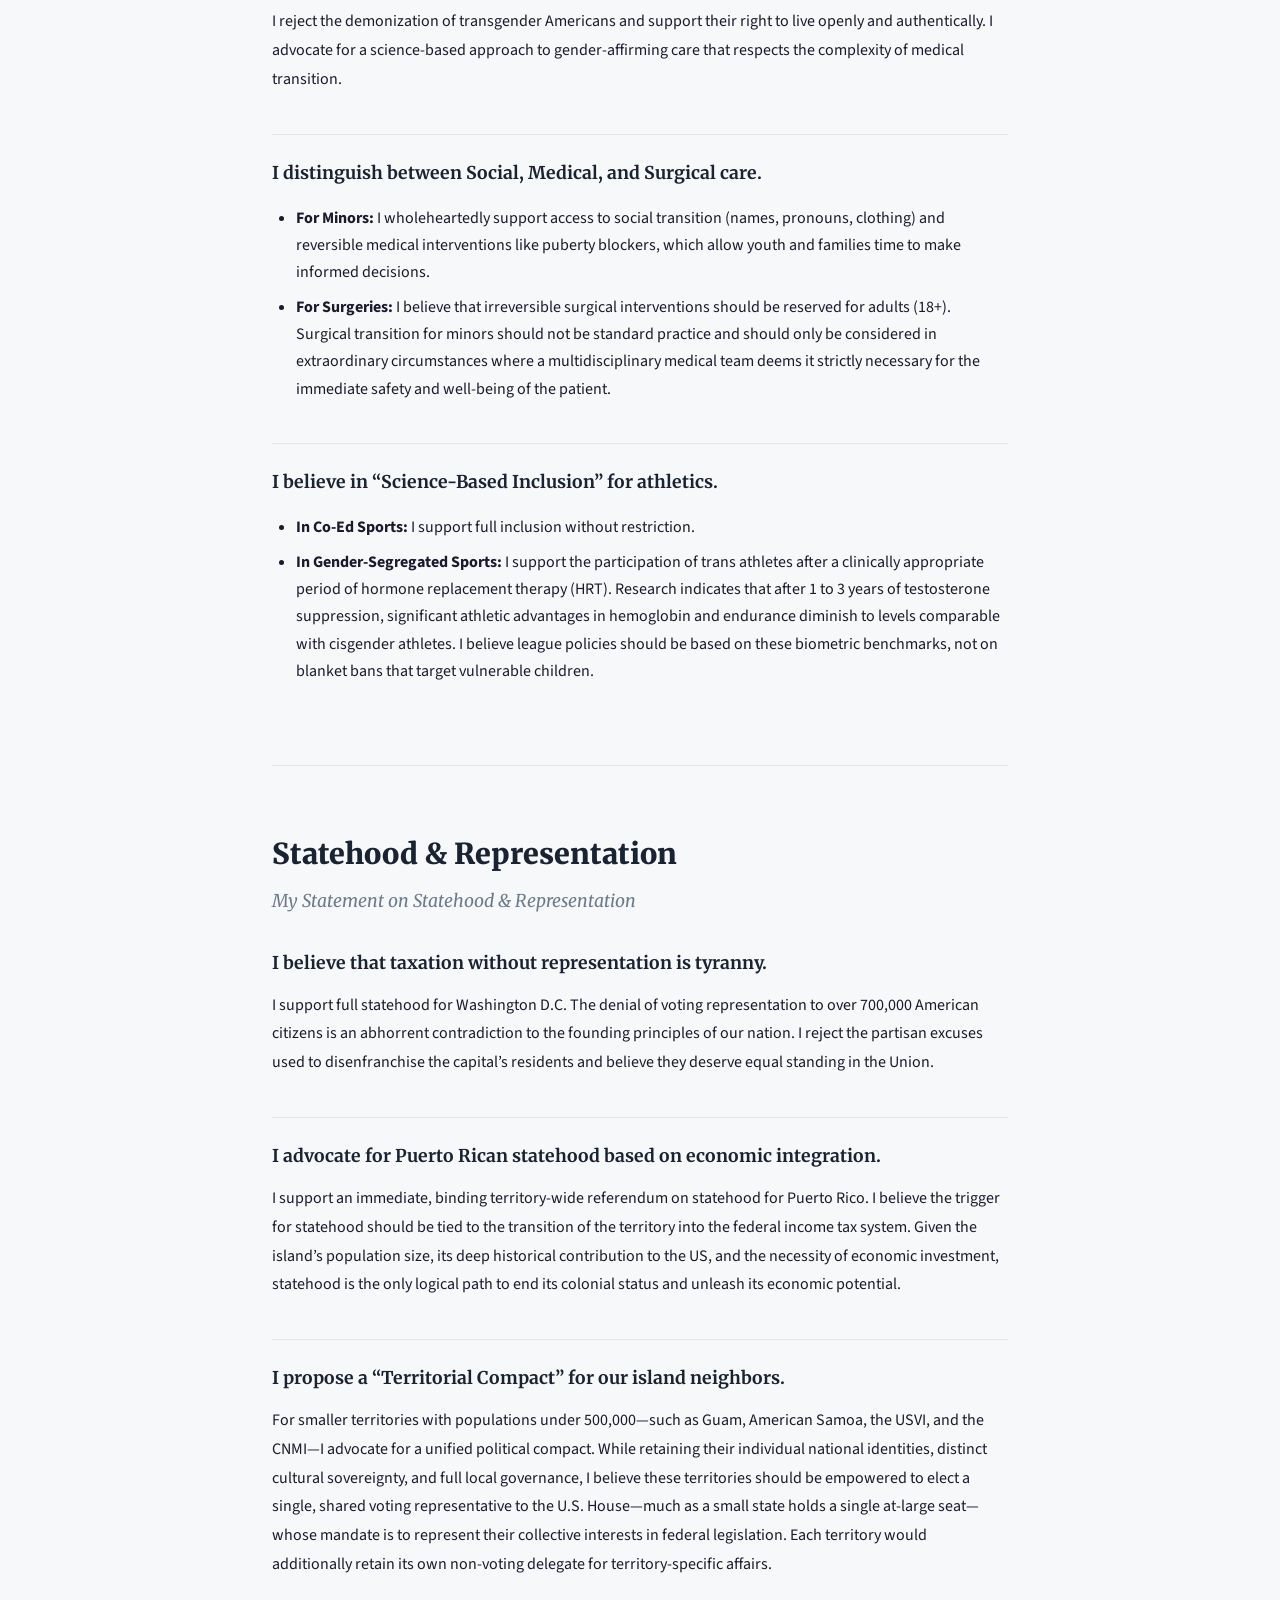
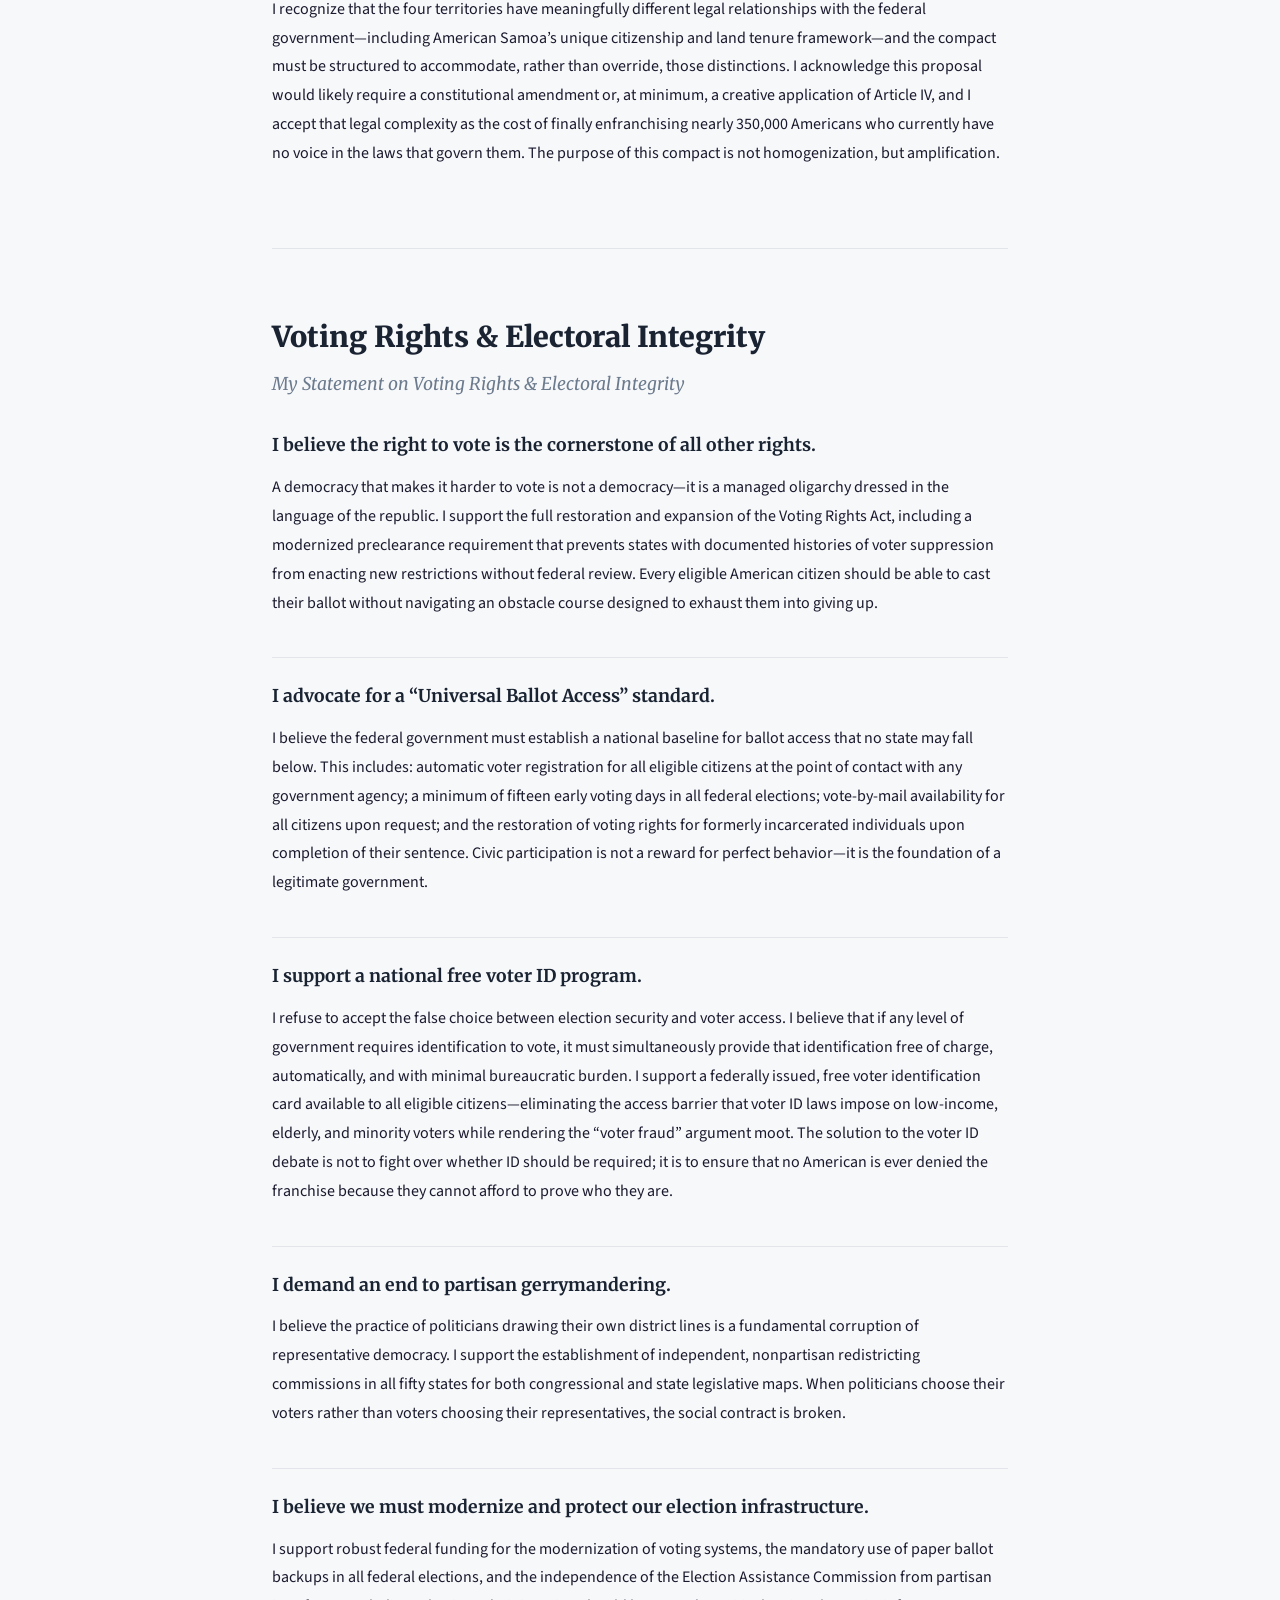
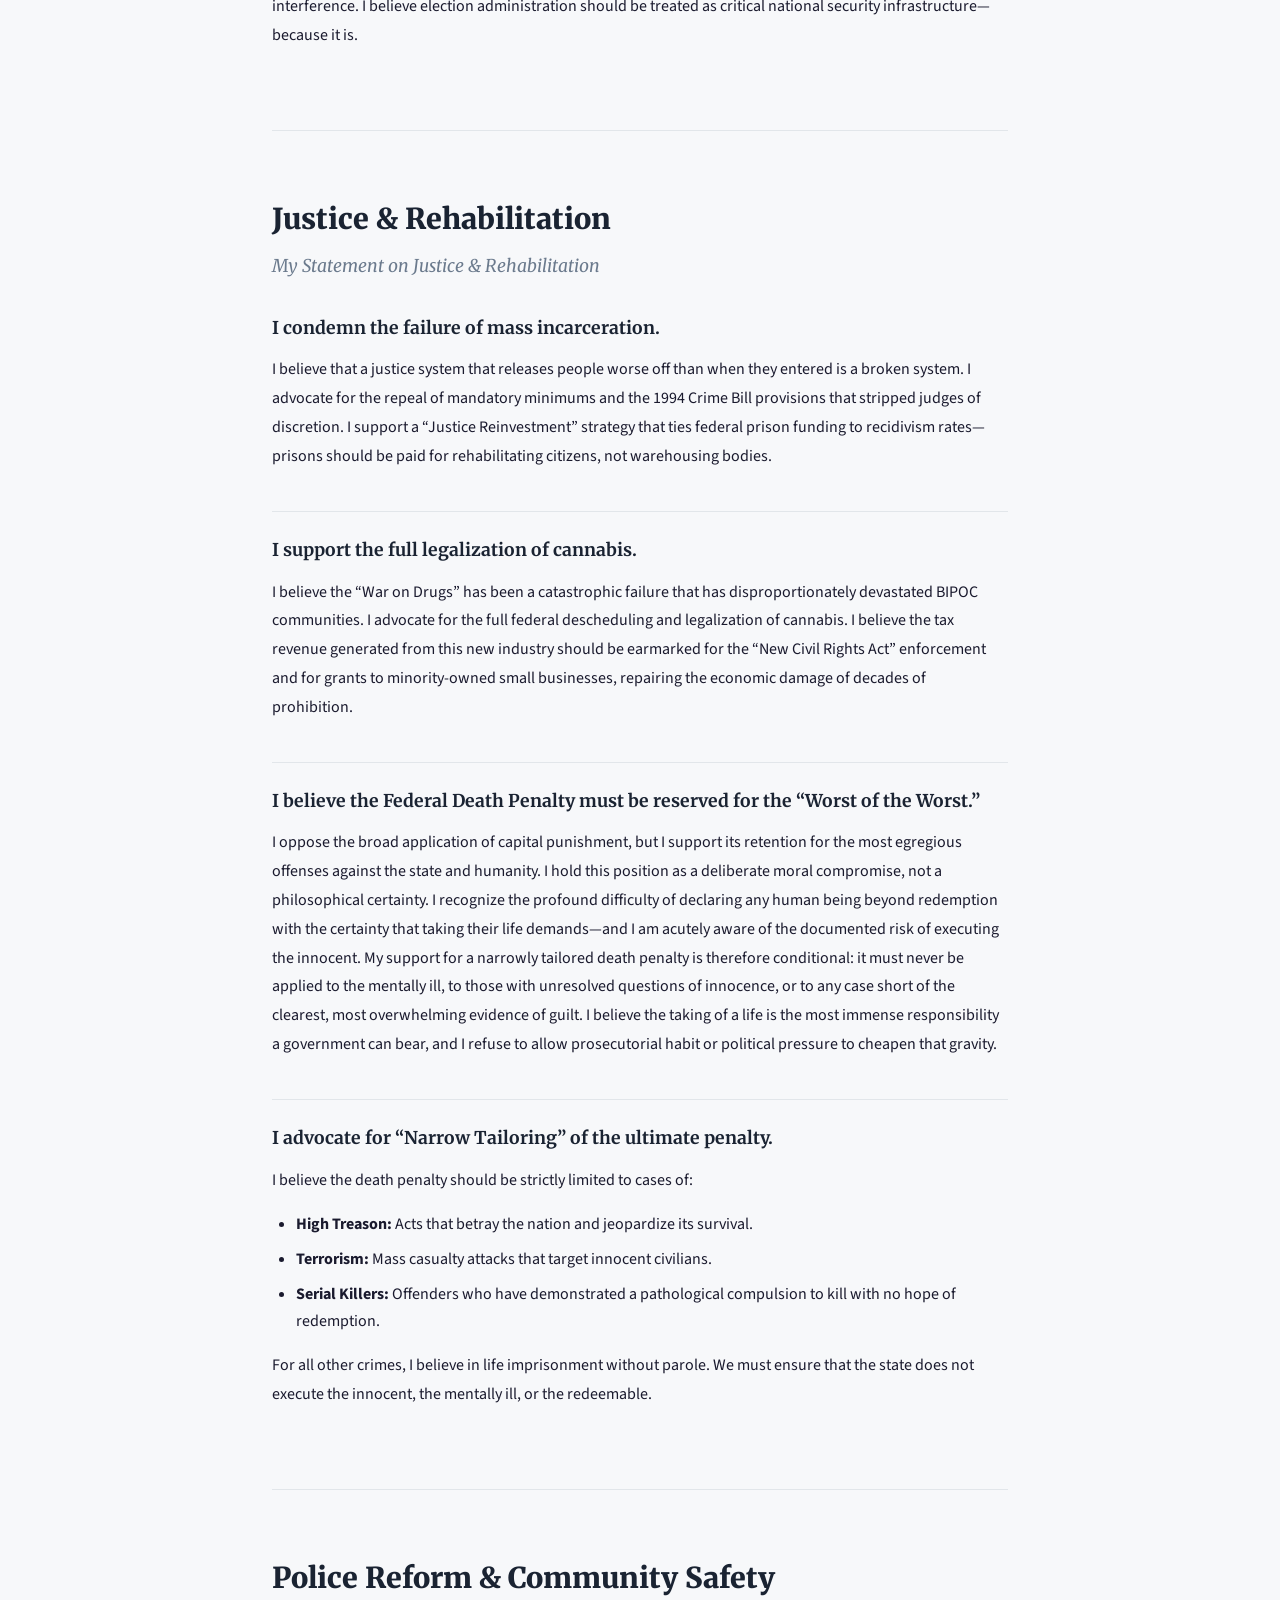
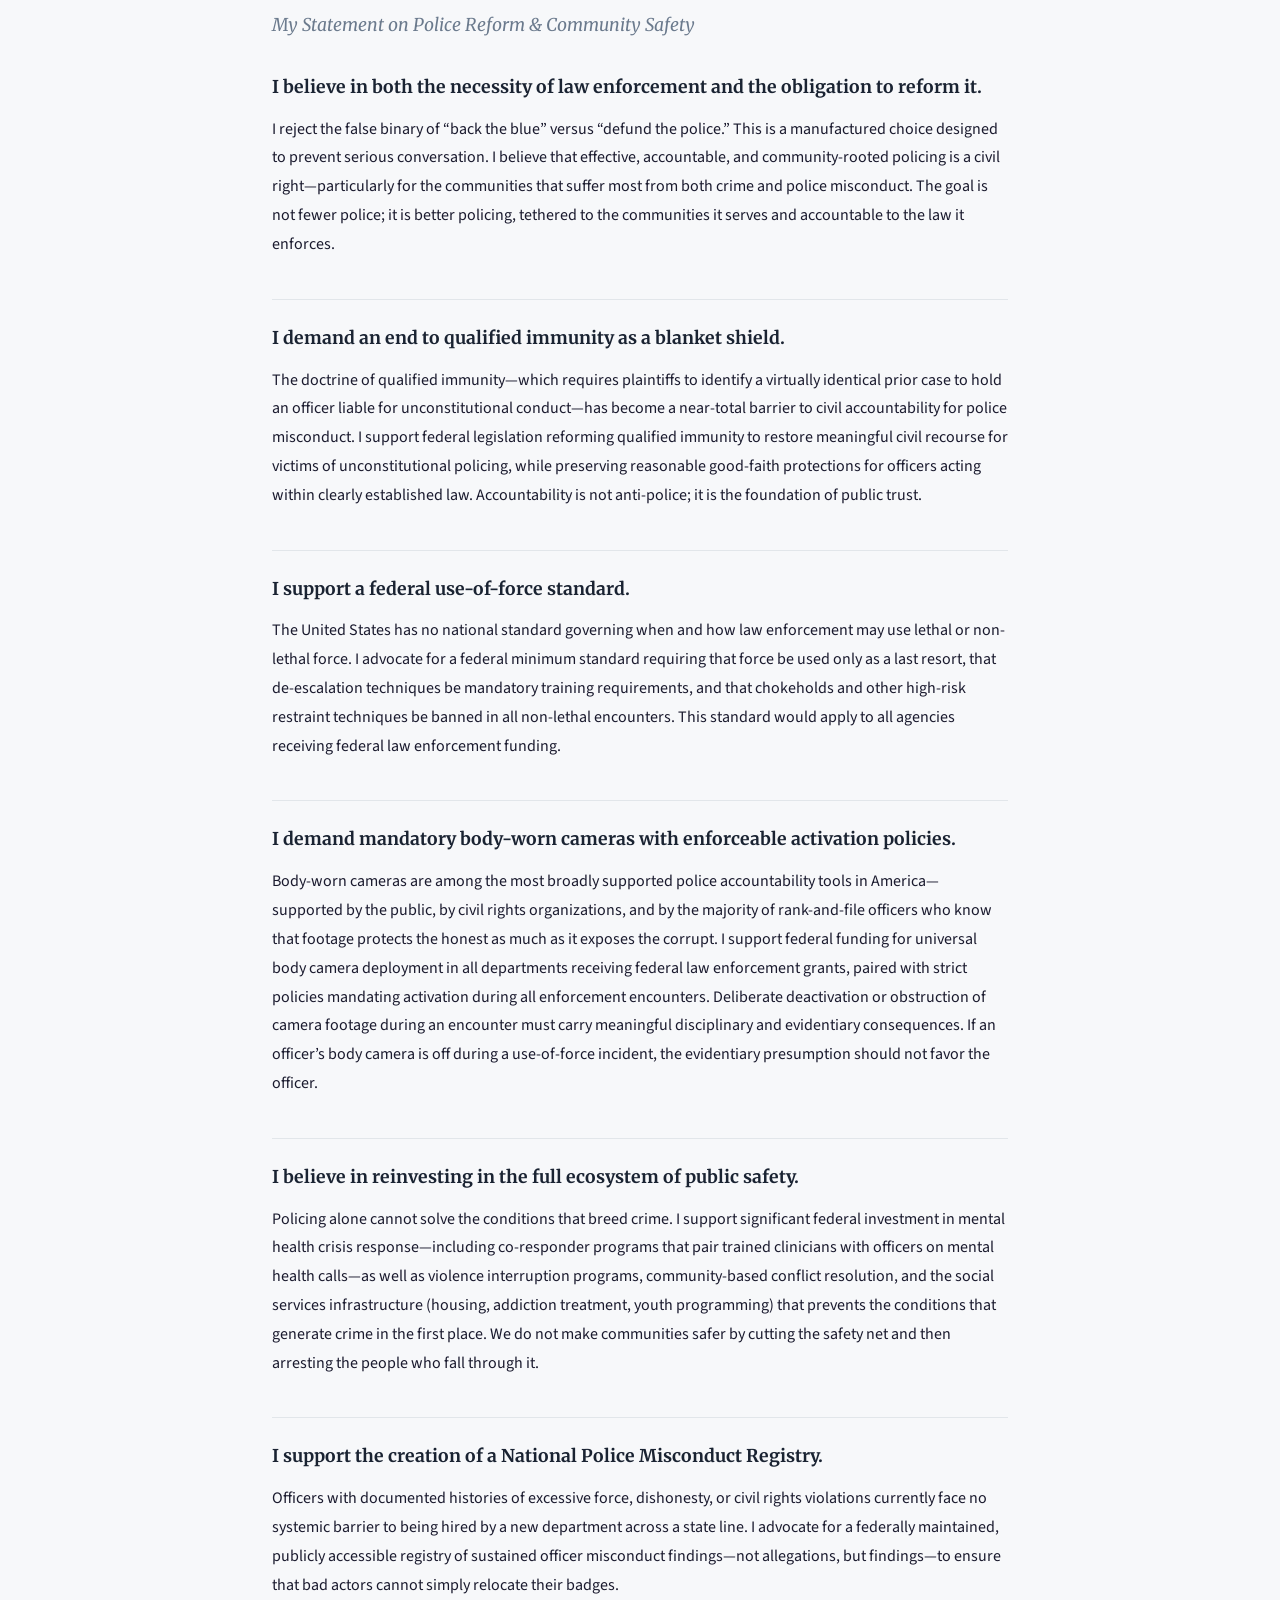
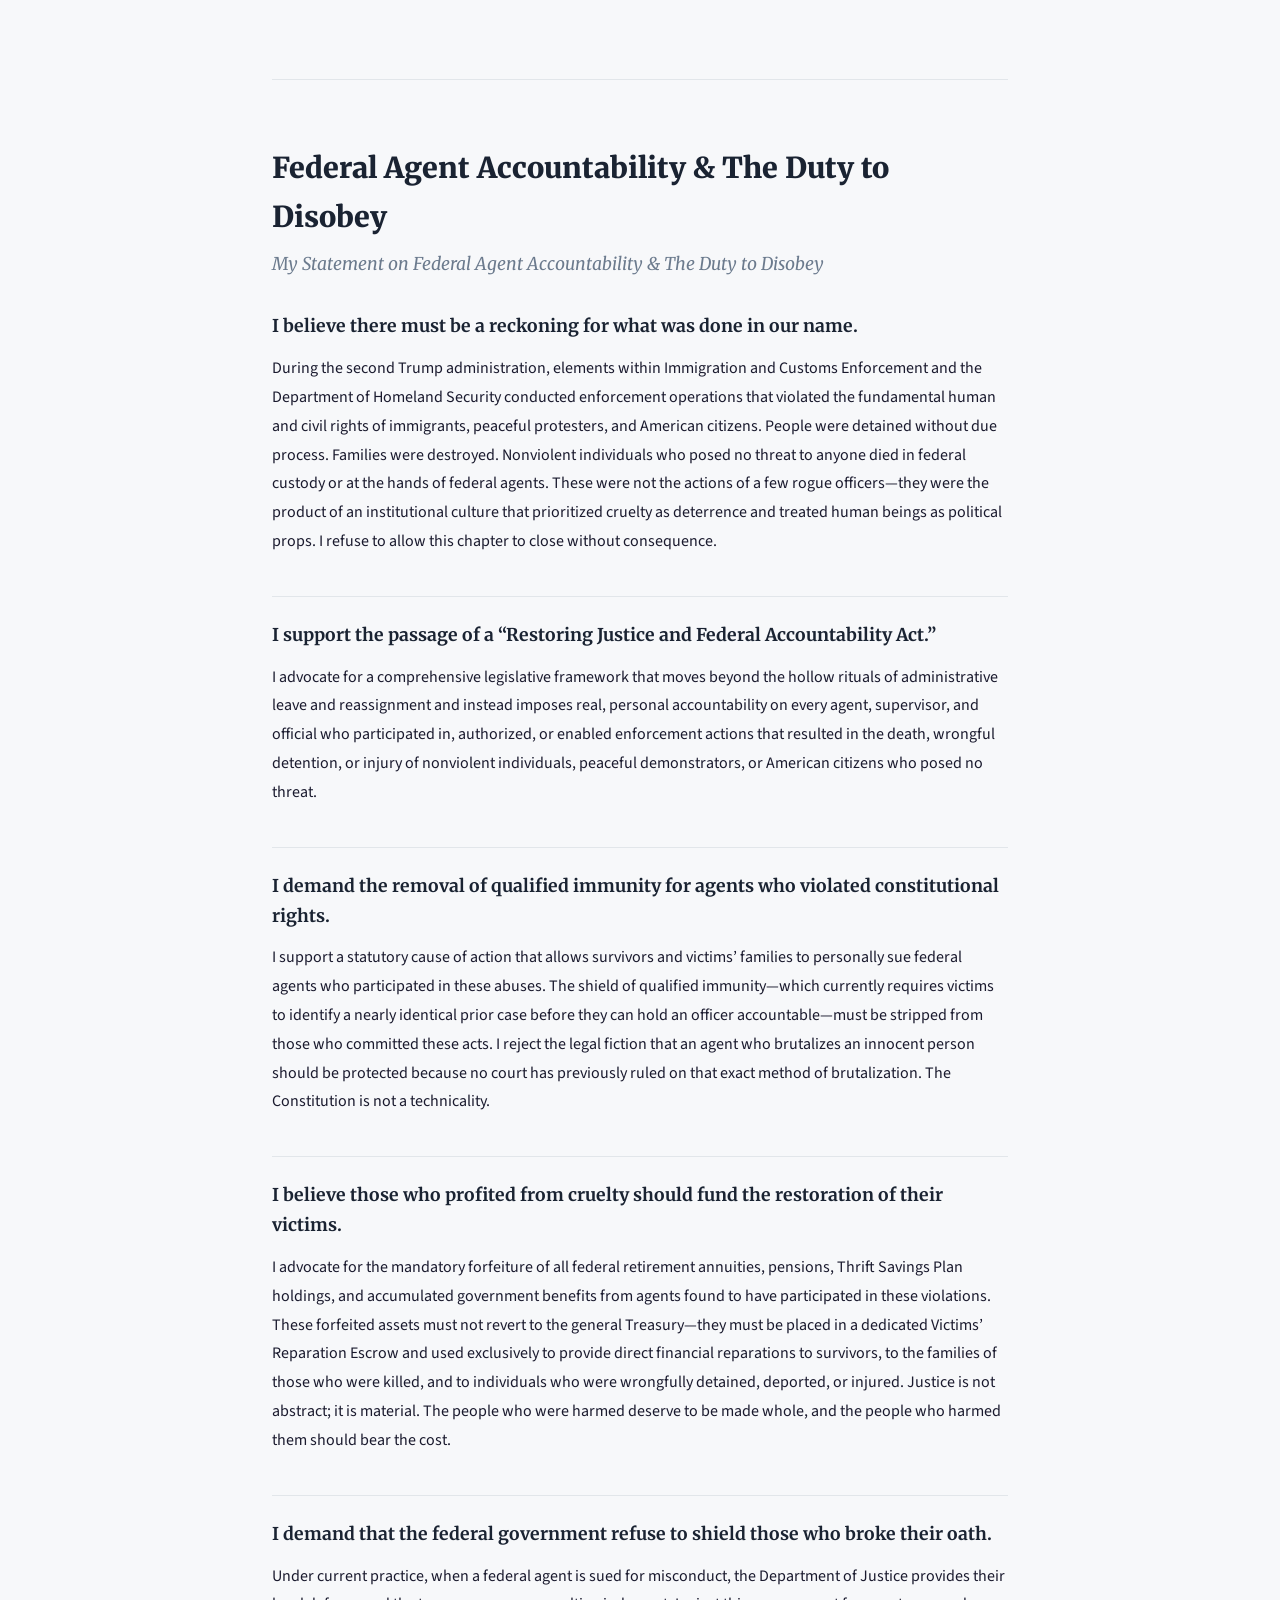
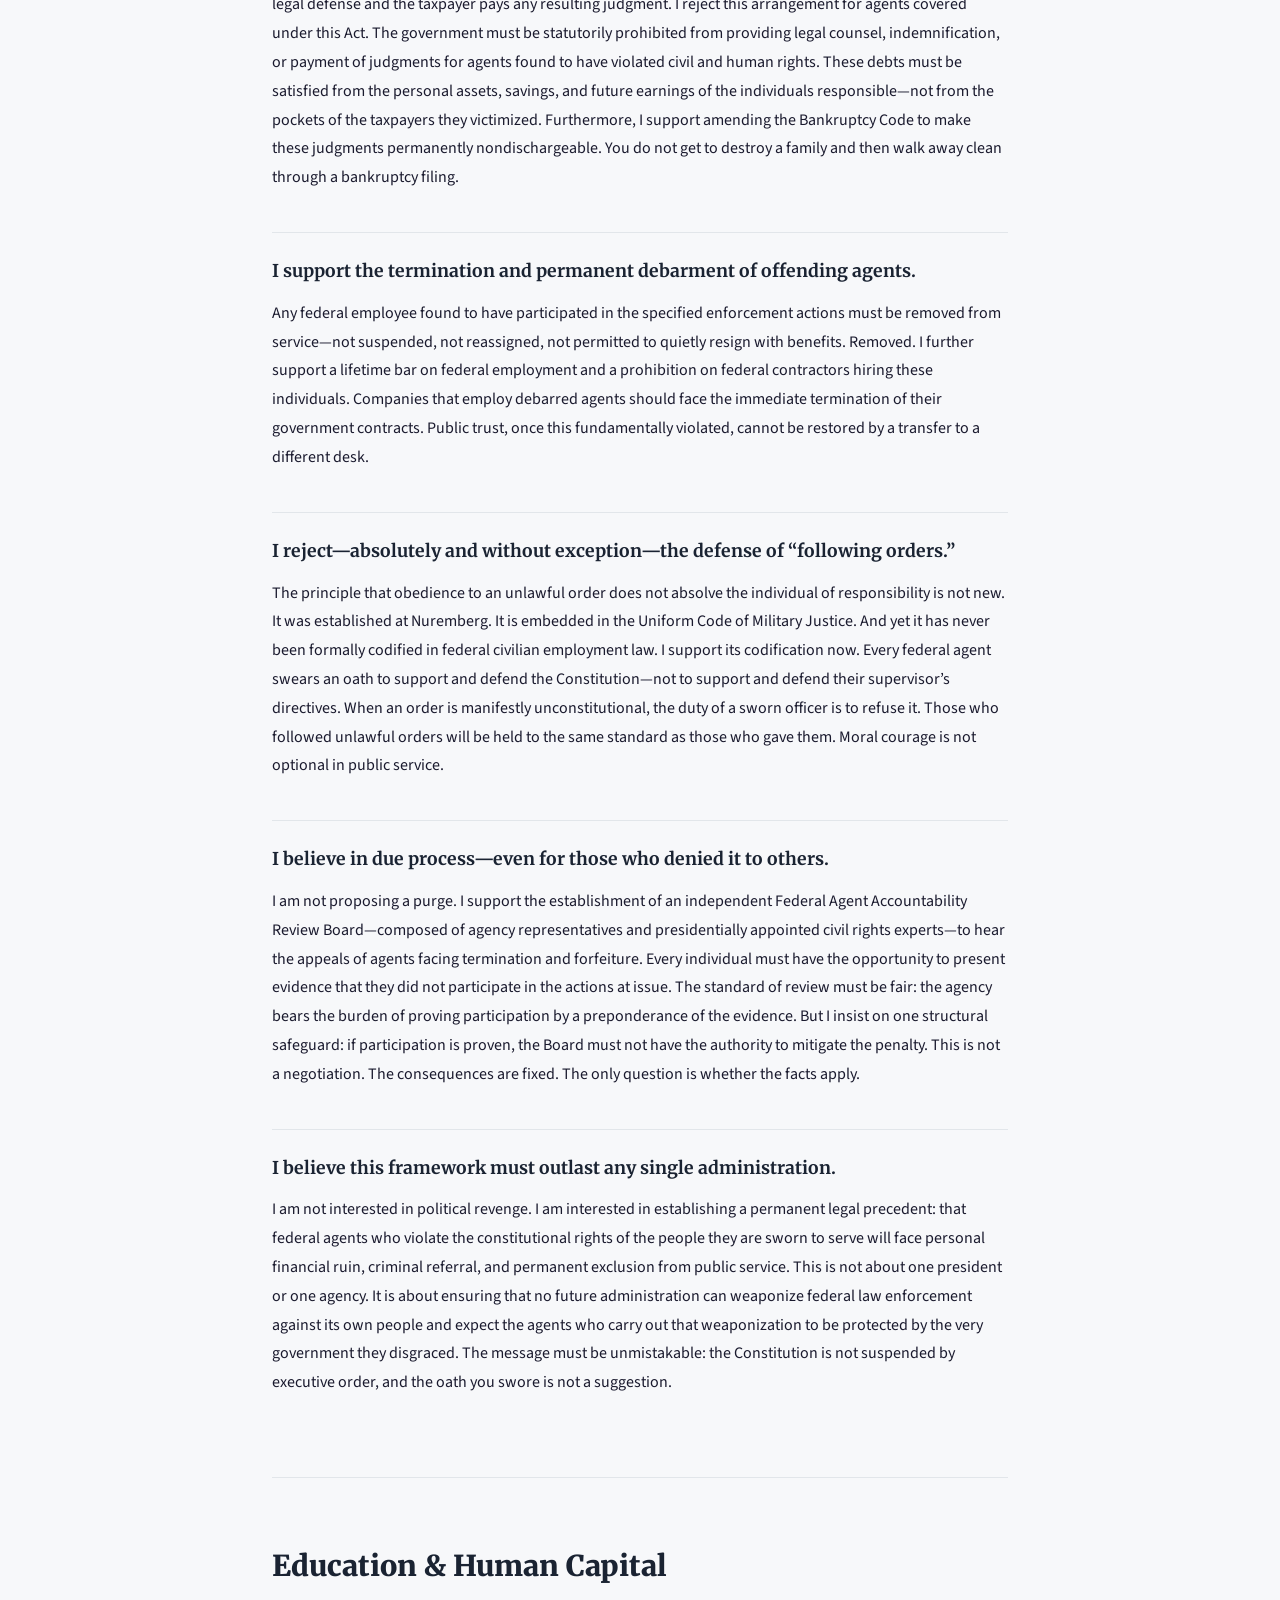
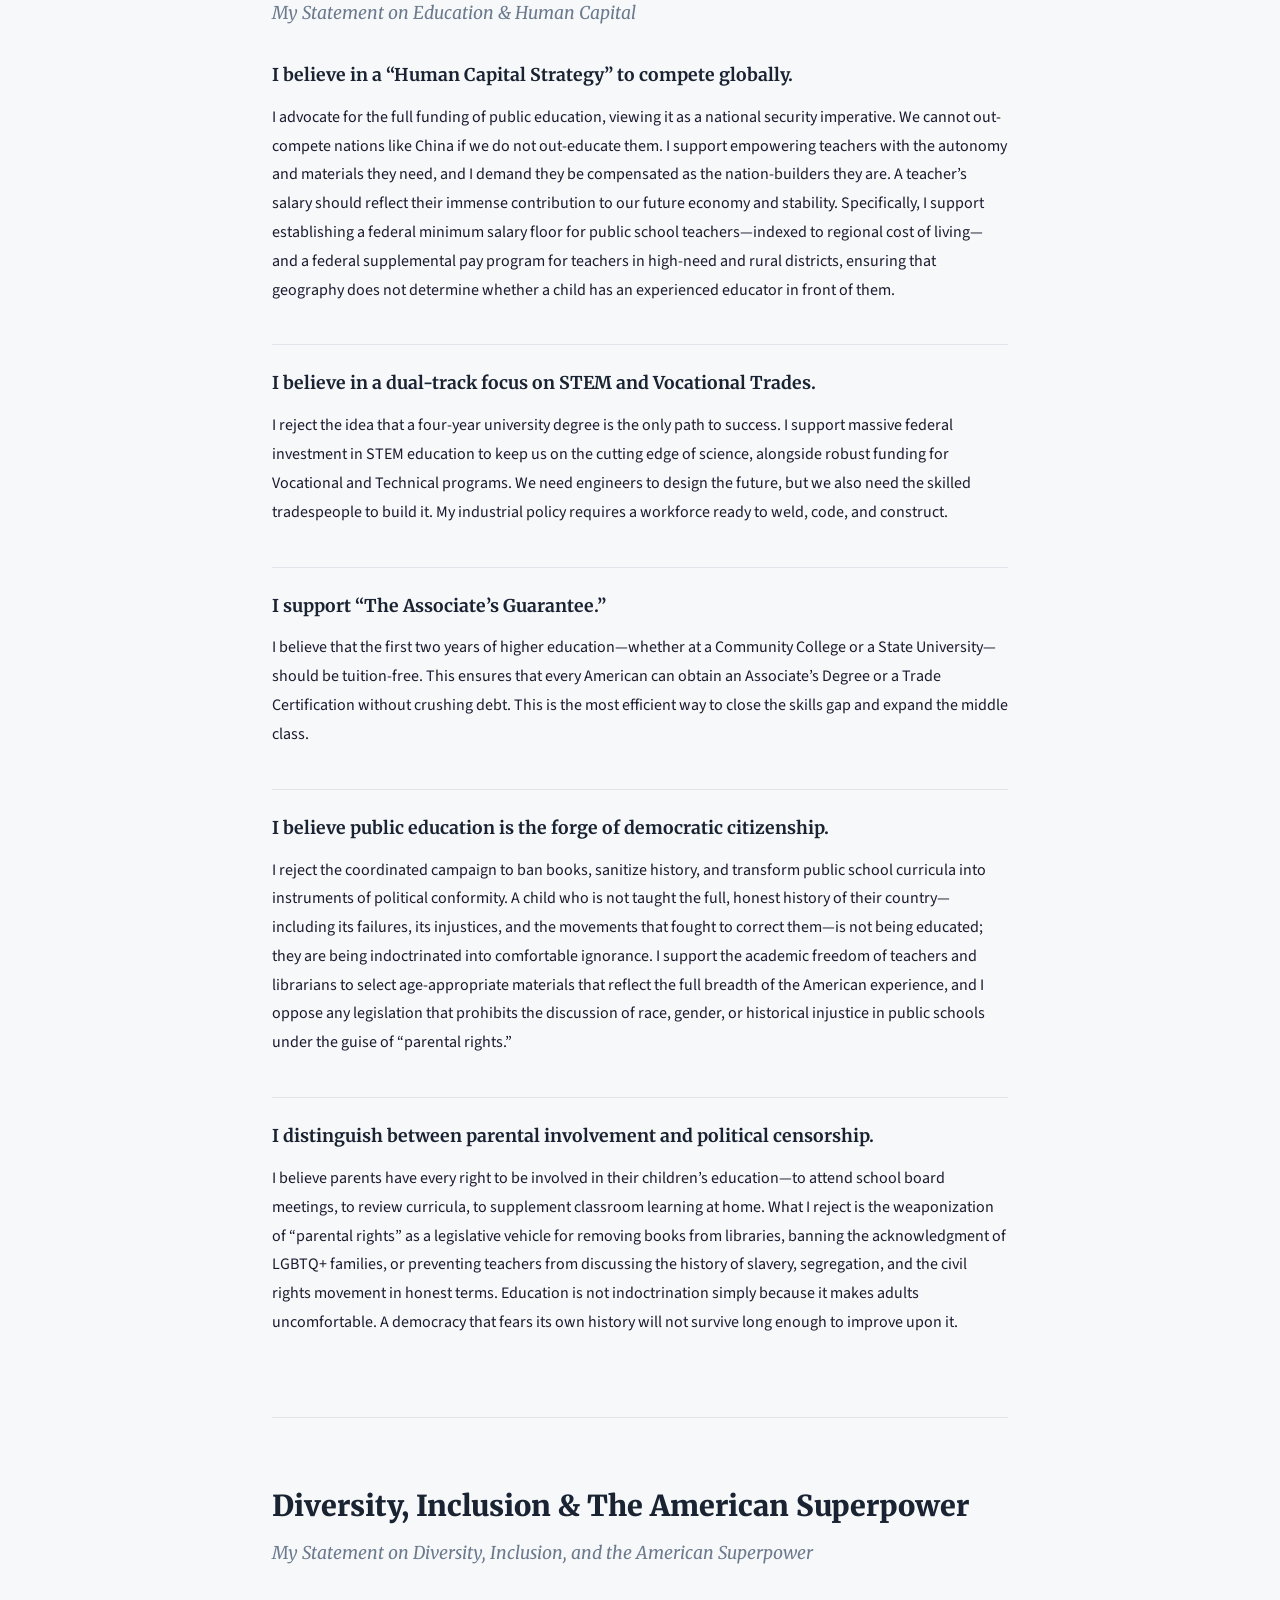
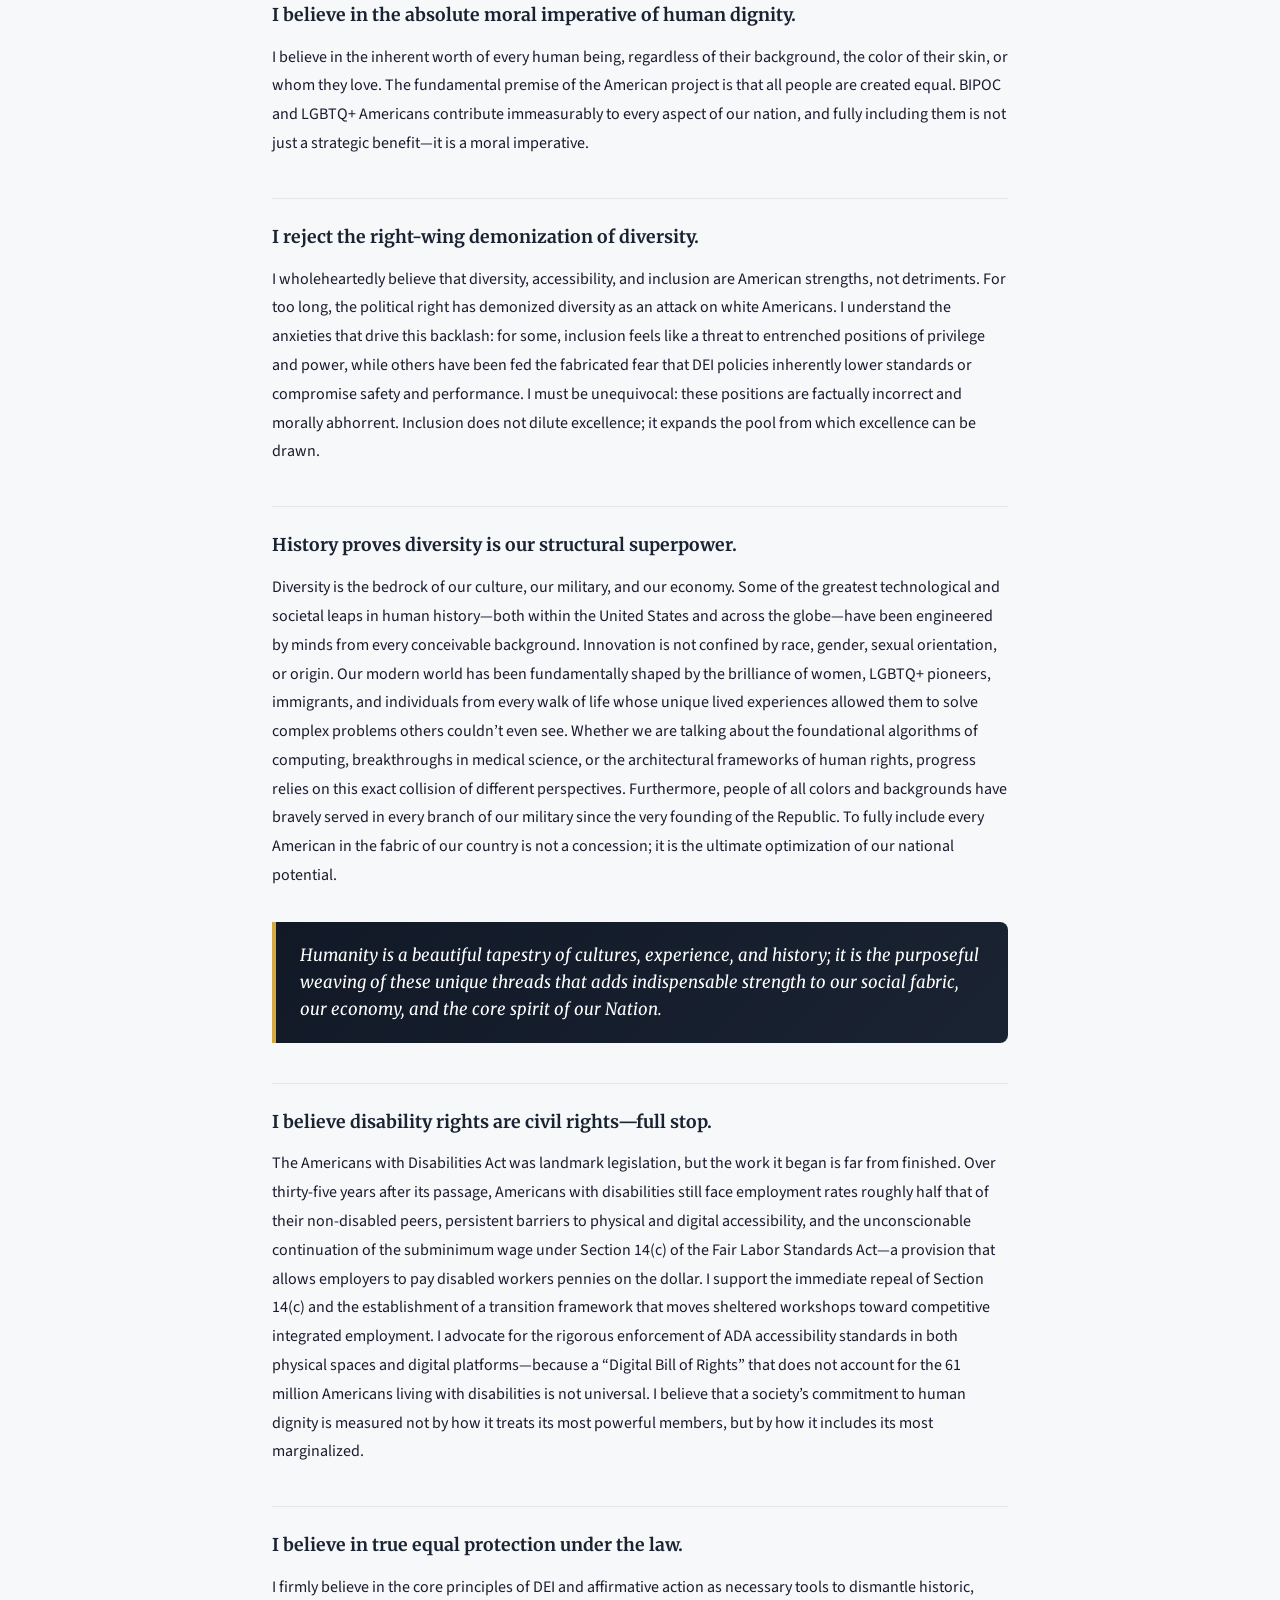
<file: democracy.html>
<!DOCTYPE html>
<html lang="en">
<head>
  <meta charset="UTF-8">
  <meta name="viewport" content="width=device-width, initial-scale=1.0">
  <link rel="shortcut icon" href="favicon.ico">
  <link rel="icon" type="image/png" sizes="32x32" href="favicon-32.png">
  <link rel="icon" type="image/png" sizes="16x16" href="favicon-16.png">
  <title>Democracy &amp; Civil Rights | The American Endeavor</title>
  <meta name="description" content="Civil rights, voting, justice reform, education, and the defense of democratic norms.">
  <meta name="author" content="Paul Andrew Turner Jr.">
  <link rel="canonical" href="https://pandrewturner.github.io/The-American-Endeavor/democracy.html">

  <!-- Open Graph -->
  <meta property="og:title" content="Democracy &amp; Civil Rights | The American Endeavor">
  <meta property="og:description" content="Civil rights, voting, justice reform, education, and the defense of democratic norms.">
  <meta property="og:type" content="article">
  <meta property="og:url" content="https://pandrewturner.github.io/The-American-Endeavor/democracy.html">
  <meta property="og:image" content="https://pandrewturner.github.io/The-American-Endeavor/American Endeavor_v2.png">
  <meta property="og:site_name" content="The American Endeavor">

  <!-- Twitter Card -->
  <meta name="twitter:card" content="summary_large_image">
  <meta name="twitter:title" content="Democracy &amp; Civil Rights | The American Endeavor">
  <meta name="twitter:description" content="Civil rights, voting, justice reform, education, and the defense of democratic norms.">
  <meta name="twitter:image" content="https://pandrewturner.github.io/The-American-Endeavor/American Endeavor_v2.png">

  <link rel="preconnect" href="https://fonts.googleapis.com">
  <link rel="preconnect" href="https://fonts.gstatic.com" crossorigin>
  <link href="https://fonts.googleapis.com/css2?family=Merriweather:wght@400;700;900&family=Source+Sans+3:wght@400;600;700&display=swap" rel="stylesheet">
  <link rel="stylesheet" href="styles_3.css">
</head>
<body data-page="democracy">

<div class="progress-bar" id="progressBar"></div>

<nav class="top-nav">
  <div class="top-nav-inner">
    <a href="index.html" class="nav-brand">
      <img src="American Endeavor_v2.png" alt="The American Endeavor">
      <span>The American Endeavor</span>
    </a>
    <button class="hamburger" id="hamburger" aria-label="Menu">&#9776;</button>
    <ul class="nav-links" id="navLinks">
      <li><a href="index.html" data-nav="home">Home</a></li>
      <li><a href="about.html" data-nav="about">About</a></li>
      <li><a href="preamble.html" data-nav="preamble">Preamble</a></li>
      <li><a href="democracy.html" data-nav="democracy">Democracy <span class="nav-arrow">&#9662;</span></a><ul class="dropdown-menu"><li><a href="democracy.html#civil-rights">Civil Rights</a></li><li><a href="democracy.html#medical-rights">Medical Rights &amp; Bodily Autonomy</a></li><li><a href="democracy.html#trans-rights">Transgender Rights</a></li><li><a href="democracy.html#statehood">Statehood &amp; Representation</a></li><li><a href="democracy.html#voting-rights">Voting Rights</a></li><li><a href="democracy.html#justice">Justice &amp; Rehabilitation</a></li><li><a href="democracy.html#police-reform">Police Reform</a></li><li><a href="democracy.html#federal-accountability">Federal Agent Accountability</a></li><li><a href="democracy.html#education">Education</a></li><li><a href="democracy.html#diversity">Diversity &amp; Inclusion</a></li><li><a href="democracy.html#gun-safety">Gun Safety</a></li><li><a href="democracy.html#government-ethics">Government Ethics</a></li><li><a href="democracy.html#democratic-defense">Democratic Defense</a></li></ul></li>
      <li><a href="economy.html" data-nav="economy">Economy <span class="nav-arrow">&#9662;</span></a><ul class="dropdown-menu"><li><a href="economy.html#housing">Housing &amp; Infrastructure</a></li><li><a href="economy.html#healthcare">Healthcare</a></li><li><a href="economy.html#labor">Labor &amp; Unions</a></li><li><a href="economy.html#childcare">Childcare &amp; Family Policy</a></li><li><a href="economy.html#higher-education">Higher Education &amp; Debt</a></li><li><a href="economy.html#consumer-protection">Consumer Protection</a></li><li><a href="economy.html#taxation">Taxation</a></li><li><a href="economy.html#social-security">Social Security &amp; Medicare</a></li><li><a href="economy.html#trade">Trade &amp; Tariffs</a></li><li><a href="economy.html#truth-in-hiring">Truth in Hiring</a></li></ul></li>
      <li><a href="digital.html" data-nav="digital">Digital <span class="nav-arrow">&#9662;</span></a><ul class="dropdown-menu"><li><a href="digital.html#digital-rights">Digital Rights &amp; Privacy</a></li><li><a href="digital.html#ai-workforce">AI &amp; The Workforce</a></li><li><a href="digital.html#data-rights">Data Rights &amp; Open Innovation</a></li><li><a href="digital.html#digital-security">Digital Security</a></li><li><a href="digital.html#financial-security">Financial Security &amp; Fraud</a></li><li><a href="digital.html#crypto">Cryptocurrency</a></li></ul></li>
      <li><a href="security.html" data-nav="security">Security <span class="nav-arrow">&#9662;</span></a><ul class="dropdown-menu"><li><a href="security.html#immigration">Immigration</a></li><li><a href="security.html#dhs-reform">DHS Reform</a></li><li><a href="security.html#national-defense">National Defense</a></li><li><a href="security.html#environment">Environment &amp; Public Lands</a></li></ul></li>
      <li><a href="foreign-policy.html" data-nav="foreign-policy">Foreign Policy <span class="nav-arrow">&#9662;</span></a><ul class="dropdown-menu"><li><a href="foreign-policy.html#universalist-realism">Universalist Realism</a></li><li><a href="foreign-policy.html#israel-palestine">Israel &amp; Palestine</a></li><li><a href="foreign-policy.html#iran">Iran</a></li><li><a href="foreign-policy.html#russia-ukraine">Russia &amp; Ukraine</a></li><li><a href="foreign-policy.html#western-hemisphere">Western Hemisphere</a></li><li><a href="foreign-policy.html#asia-pacific">Asia-Pacific &amp; China</a></li><li><a href="foreign-policy.html#global-competition">Global Economic Competition</a></li></ul></li>
      <li><a href="closing.html" data-nav="closing">Closing</a></li>
    </ul>
  </div>
</nav>

<div class="category-hero">
  <h1>Democracy, Civil Rights &amp; The Social Contract</h1>
  <p class="category-lead">I believe that a nation cannot credibly champion freedom abroad while tolerating injustice at home.</p>
</div>

<div class="main-content">
  <div class="cards-grid fade-in">
    <a href="#civil-rights" class="topic-card"><h4>Civil Rights</h4><p>A New Civil Rights Act, federal preemption of discriminatory state laws, and codified immigrant rights.</p></a>
    <a href="#medical-rights" class="topic-card"><h4>Medical Rights &amp; Bodily Autonomy</h4><p>Codifying Roe v. Wade, protecting medication abortion, and rejecting government interference in the exam room.</p></a>
    <a href="#trans-rights" class="topic-card"><h4>Transgender Rights</h4><p>Science-based gender-affirming care, distinguishing social, medical, and surgical transition, and inclusive athletics.</p></a>
    <a href="#statehood" class="topic-card"><h4>Statehood &amp; Representation</h4><p>D.C. and Puerto Rican statehood, and a Territorial Compact for Guam, American Samoa, USVI, and CNMI.</p></a>
    <a href="#voting-rights" class="topic-card"><h4>Voting Rights</h4><p>Universal ballot access, free voter ID, ending gerrymandering, and modernizing election infrastructure.</p></a>
    <a href="#justice" class="topic-card"><h4>Justice &amp; Rehabilitation</h4><p>Repealing mandatory minimums, cannabis legalization, justice reinvestment, and narrowly tailored capital punishment.</p></a>
    <a href="#police-reform" class="topic-card"><h4>Police Reform</h4><p>Qualified immunity reform, federal use-of-force standards, body cameras, and a National Police Misconduct Registry.</p></a>
    <a href="#federal-accountability" class="topic-card"><h4>Federal Agent Accountability</h4><p>Personal liability for agents who violated constitutional rights, pension forfeiture, and the duty to disobey unlawful orders.</p></a>
    <a href="#education" class="topic-card"><h4>Education</h4><p>Full public school funding, STEM and vocational tracks, tuition-free associate&rsquo;s degrees, and opposing book bans.</p></a>
    <a href="#diversity" class="topic-card"><h4>Diversity &amp; Inclusion</h4><p>DEI as an American superpower, disability rights, and equal protection grounded in access and opportunity.</p></a>
    <a href="#gun-safety" class="topic-card"><h4>Gun Safety</h4><p>Universal background checks, waiting periods, and red flag laws&mdash;rights with responsibilities.</p></a>
    <a href="#government-ethics" class="topic-card"><h4>Government Ethics</h4><p>SCOTUS ethics code, presidential divestment, IG independence, lobbying bans, and banning congressional stock trading.</p></a>
    <a href="#democratic-defense" class="topic-card"><h4>Democratic Defense</h4><p>Rejecting asymmetrical politics, confronting authoritarianism, and demanding structural accountability.</p></a>
  </div>


  <section id="civil-rights" class="content-section fade-in">
    <h2>Democracy, Civil Rights &amp; The Social Contract</h2>
    <h3>My Statement on Civil Rights &amp; State Oppression</h3>
    <h4>I believe in a &ldquo;New Civil Rights Act&rdquo; for the 21st Century.</h4>
    <p>I unequivocally support the 14th Amendment&rsquo;s guarantee of equal protection under the law. I advocate for a new, federally codified Civil Rights Act that explicitly enshrines marriage equality, protects LGBTQ+ individuals from discrimination, and outlaws systemic inequities like redlining. I believe these rights are federal mandates, not state suggestions. I support federal preemption to make discriminatory state crackdowns illegal, ensuring that a citizen&rsquo;s fundamental rights do not vanish when they cross a state line.</p>
    <h4>I demand the codification of immigrant rights.</h4>
    <p>I reject the legal gray zones that allow for the abuse of non-citizens. I believe that all persons within the United States&mdash;regardless of status&mdash;are entitled to the full protections of the Constitution. This includes the 1st (Speech), 4th (Search &amp; Seizure), 5th/6th (Due Process), and 8th (Cruel &amp; Unusual Punishment) Amendments. Due process is not a privilege of citizenship; it is a check on government power that must apply to everyone.</p>
  </section>
  <section id="medical-rights" class="content-section fade-in">
    <h2>Medical Rights &amp; Bodily Autonomy</h2>
    <h3>My Statement on Medical Rights &amp; Bodily Autonomy</h3>
    <h4>I believe in codifying the Roe v. Wade standard into federal law.</h4>
    <p>I believe that medical decisions belong in a doctor&rsquo;s office, not a state legislature. I advocate for the immediate passage of a federal statute (such as the Women&rsquo;s Health Protection Act) that codifies the protections of Roe v. Wade. This would establish a national baseline where abortion is legal and protected up to the point of fetal viability. This protection must explicitly extend to medication abortion&mdash;including mifepristone&mdash;which has become the frontline of legislative and judicial attack and represents the most immediate access crisis facing millions of Americans today.</p>
    <h4>I reject the government&rsquo;s interference in the exam room.</h4>
    <p>While I support the ability of states to regulate post-viability procedures consistent with the Roe framework, I fundamentally reject any government attempt to ban care before viability or to criminalize doctors for saving a woman&rsquo;s life. The government has no place inserting itself between a patient and their physician.</p>
  </section>
  <section id="trans-rights" class="content-section fade-in">
    <h2>Transgender Rights</h2>
    <h4>I believe Trans Rights are Human Rights.</h4>
    <p>I reject the demonization of transgender Americans and support their right to live openly and authentically. I advocate for a science-based approach to gender-affirming care that respects the complexity of medical transition.</p>
    <h4>I distinguish between Social, Medical, and Surgical care.</h4>
    <ul>
      <li><strong>For Minors:</strong> I wholeheartedly support access to social transition (names, pronouns, clothing) and reversible medical interventions like puberty blockers, which allow youth and families time to make informed decisions.</li>
      <li><strong>For Surgeries:</strong> I believe that irreversible surgical interventions should be reserved for adults (18+). Surgical transition for minors should not be standard practice and should only be considered in extraordinary circumstances where a multidisciplinary medical team deems it strictly necessary for the immediate safety and well-being of the patient.</li>
    </ul>
    <h4>I believe in &ldquo;Science-Based Inclusion&rdquo; for athletics.</h4>
    <ul>
      <li><strong>In Co-Ed Sports:</strong> I support full inclusion without restriction.</li>
      <li><strong>In Gender-Segregated Sports:</strong> I support the participation of trans athletes after a clinically appropriate period of hormone replacement therapy (HRT). Research indicates that after 1 to 3 years of testosterone suppression, significant athletic advantages in hemoglobin and endurance diminish to levels comparable with cisgender athletes. I believe league policies should be based on these biometric benchmarks, not on blanket bans that target vulnerable children.</li>
    </ul>
  </section>
  <section id="statehood" class="content-section fade-in">
    <h2>Statehood &amp; Representation</h2>
    <h3>My Statement on Statehood &amp; Representation</h3>
    <h4>I believe that taxation without representation is tyranny.</h4>
    <p>I support full statehood for Washington D.C. The denial of voting representation to over 700,000 American citizens is an abhorrent contradiction to the founding principles of our nation. I reject the partisan excuses used to disenfranchise the capital&rsquo;s residents and believe they deserve equal standing in the Union.</p>
    <h4>I advocate for Puerto Rican statehood based on economic integration.</h4>
    <p>I support an immediate, binding territory-wide referendum on statehood for Puerto Rico. I believe the trigger for statehood should be tied to the transition of the territory into the federal income tax system. Given the island&rsquo;s population size, its deep historical contribution to the US, and the necessity of economic investment, statehood is the only logical path to end its colonial status and unleash its economic potential.</p>
    <h4>I propose a &ldquo;Territorial Compact&rdquo; for our island neighbors.</h4>
    <p>For smaller territories with populations under 500,000&mdash;such as Guam, American Samoa, the USVI, and the CNMI&mdash;I advocate for a unified political compact. While retaining their individual national identities, distinct cultural sovereignty, and full local governance, I believe these territories should be empowered to elect a single, shared voting representative to the U.S. House&mdash;much as a small state holds a single at-large seat&mdash;whose mandate is to represent their collective interests in federal legislation. Each territory would additionally retain its own non-voting delegate for territory-specific affairs.</p>
    <p>I recognize that the four territories have meaningfully different legal relationships with the federal government&mdash;including American Samoa&rsquo;s unique citizenship and land tenure framework&mdash;and the compact must be structured to accommodate, rather than override, those distinctions. I acknowledge this proposal would likely require a constitutional amendment or, at minimum, a creative application of Article IV, and I accept that legal complexity as the cost of finally enfranchising nearly 350,000 Americans who currently have no voice in the laws that govern them. The purpose of this compact is not homogenization, but amplification.</p>
  </section>
  <section id="voting-rights" class="content-section fade-in">
    <h2>Voting Rights &amp; Electoral Integrity</h2>
    <h3>My Statement on Voting Rights &amp; Electoral Integrity</h3>
    <h4>I believe the right to vote is the cornerstone of all other rights.</h4>
    <p>A democracy that makes it harder to vote is not a democracy&mdash;it is a managed oligarchy dressed in the language of the republic. I support the full restoration and expansion of the Voting Rights Act, including a modernized preclearance requirement that prevents states with documented histories of voter suppression from enacting new restrictions without federal review. Every eligible American citizen should be able to cast their ballot without navigating an obstacle course designed to exhaust them into giving up.</p>
    <h4>I advocate for a &ldquo;Universal Ballot Access&rdquo; standard.</h4>
    <p>I believe the federal government must establish a national baseline for ballot access that no state may fall below. This includes: automatic voter registration for all eligible citizens at the point of contact with any government agency; a minimum of fifteen early voting days in all federal elections; vote-by-mail availability for all citizens upon request; and the restoration of voting rights for formerly incarcerated individuals upon completion of their sentence. Civic participation is not a reward for perfect behavior&mdash;it is the foundation of a legitimate government.</p>
    <h4>I support a national free voter ID program.</h4>
    <p>I refuse to accept the false choice between election security and voter access. I believe that if any level of government requires identification to vote, it must simultaneously provide that identification free of charge, automatically, and with minimal bureaucratic burden. I support a federally issued, free voter identification card available to all eligible citizens&mdash;eliminating the access barrier that voter ID laws impose on low-income, elderly, and minority voters while rendering the &ldquo;voter fraud&rdquo; argument moot. The solution to the voter ID debate is not to fight over whether ID should be required; it is to ensure that no American is ever denied the franchise because they cannot afford to prove who they are.</p>
    <h4>I demand an end to partisan gerrymandering.</h4>
    <p>I believe the practice of politicians drawing their own district lines is a fundamental corruption of representative democracy. I support the establishment of independent, nonpartisan redistricting commissions in all fifty states for both congressional and state legislative maps. When politicians choose their voters rather than voters choosing their representatives, the social contract is broken.</p>
    <h4>I believe we must modernize and protect our election infrastructure.</h4>
    <p>I support robust federal funding for the modernization of voting systems, the mandatory use of paper ballot backups in all federal elections, and the independence of the Election Assistance Commission from partisan interference. I believe election administration should be treated as critical national security infrastructure&mdash;because it is.</p>
  </section>
  <section id="justice" class="content-section fade-in">
    <h2>Justice &amp; Rehabilitation</h2>
    <h3>My Statement on Justice &amp; Rehabilitation</h3>
    <h4>I condemn the failure of mass incarceration.</h4>
    <p>I believe that a justice system that releases people worse off than when they entered is a broken system. I advocate for the repeal of mandatory minimums and the 1994 Crime Bill provisions that stripped judges of discretion. I support a &ldquo;Justice Reinvestment&rdquo; strategy that ties federal prison funding to recidivism rates&mdash;prisons should be paid for rehabilitating citizens, not warehousing bodies.</p>
    <h4>I support the full legalization of cannabis.</h4>
    <p>I believe the &ldquo;War on Drugs&rdquo; has been a catastrophic failure that has disproportionately devastated BIPOC communities. I advocate for the full federal descheduling and legalization of cannabis. I believe the tax revenue generated from this new industry should be earmarked for the &ldquo;New Civil Rights Act&rdquo; enforcement and for grants to minority-owned small businesses, repairing the economic damage of decades of prohibition.</p>
    <h4>I believe the Federal Death Penalty must be reserved for the &ldquo;Worst of the Worst.&rdquo;</h4>
    <p>I oppose the broad application of capital punishment, but I support its retention for the most egregious offenses against the state and humanity. I hold this position as a deliberate moral compromise, not a philosophical certainty. I recognize the profound difficulty of declaring any human being beyond redemption with the certainty that taking their life demands&mdash;and I am acutely aware of the documented risk of executing the innocent. My support for a narrowly tailored death penalty is therefore conditional: it must never be applied to the mentally ill, to those with unresolved questions of innocence, or to any case short of the clearest, most overwhelming evidence of guilt. I believe the taking of a life is the most immense responsibility a government can bear, and I refuse to allow prosecutorial habit or political pressure to cheapen that gravity.</p>
    <h4>I advocate for &ldquo;Narrow Tailoring&rdquo; of the ultimate penalty.</h4>
    <p>I believe the death penalty should be strictly limited to cases of:</p>
    <ul>
      <li><strong>High Treason:</strong> Acts that betray the nation and jeopardize its survival.</li>
      <li><strong>Terrorism:</strong> Mass casualty attacks that target innocent civilians.</li>
      <li><strong>Serial Killers:</strong> Offenders who have demonstrated a pathological compulsion to kill with no hope of redemption.</li>
    </ul>
    <p>For all other crimes, I believe in life imprisonment without parole. We must ensure that the state does not execute the innocent, the mentally ill, or the redeemable.</p>
  </section>
  <section id="police-reform" class="content-section fade-in">
    <h2>Police Reform &amp; Community Safety</h2>
    <h3>My Statement on Police Reform &amp; Community Safety</h3>
    <h4>I believe in both the necessity of law enforcement and the obligation to reform it.</h4>
    <p>I reject the false binary of &ldquo;back the blue&rdquo; versus &ldquo;defund the police.&rdquo; This is a manufactured choice designed to prevent serious conversation. I believe that effective, accountable, and community-rooted policing is a civil right&mdash;particularly for the communities that suffer most from both crime and police misconduct. The goal is not fewer police; it is better policing, tethered to the communities it serves and accountable to the law it enforces.</p>
    <h4>I demand an end to qualified immunity as a blanket shield.</h4>
    <p>The doctrine of qualified immunity&mdash;which requires plaintiffs to identify a virtually identical prior case to hold an officer liable for unconstitutional conduct&mdash;has become a near-total barrier to civil accountability for police misconduct. I support federal legislation reforming qualified immunity to restore meaningful civil recourse for victims of unconstitutional policing, while preserving reasonable good-faith protections for officers acting within clearly established law. Accountability is not anti-police; it is the foundation of public trust.</p>
    <h4>I support a federal use-of-force standard.</h4>
    <p>The United States has no national standard governing when and how law enforcement may use lethal or non-lethal force. I advocate for a federal minimum standard requiring that force be used only as a last resort, that de-escalation techniques be mandatory training requirements, and that chokeholds and other high-risk restraint techniques be banned in all non-lethal encounters. This standard would apply to all agencies receiving federal law enforcement funding.</p>
    <h4>I demand mandatory body-worn cameras with enforceable activation policies.</h4>
    <p>Body-worn cameras are among the most broadly supported police accountability tools in America&mdash;supported by the public, by civil rights organizations, and by the majority of rank-and-file officers who know that footage protects the honest as much as it exposes the corrupt. I support federal funding for universal body camera deployment in all departments receiving federal law enforcement grants, paired with strict policies mandating activation during all enforcement encounters. Deliberate deactivation or obstruction of camera footage during an encounter must carry meaningful disciplinary and evidentiary consequences. If an officer&rsquo;s body camera is off during a use-of-force incident, the evidentiary presumption should not favor the officer.</p>
    <h4>I believe in reinvesting in the full ecosystem of public safety.</h4>
    <p>Policing alone cannot solve the conditions that breed crime. I support significant federal investment in mental health crisis response&mdash;including co-responder programs that pair trained clinicians with officers on mental health calls&mdash;as well as violence interruption programs, community-based conflict resolution, and the social services infrastructure (housing, addiction treatment, youth programming) that prevents the conditions that generate crime in the first place. We do not make communities safer by cutting the safety net and then arresting the people who fall through it.</p>
    <h4>I support the creation of a National Police Misconduct Registry.</h4>
    <p>Officers with documented histories of excessive force, dishonesty, or civil rights violations currently face no systemic barrier to being hired by a new department across a state line. I advocate for a federally maintained, publicly accessible registry of sustained officer misconduct findings&mdash;not allegations, but findings&mdash;to ensure that bad actors cannot simply relocate their badges.</p>
  </section>
  <section id="federal-accountability" class="content-section fade-in">
    <h2>Federal Agent Accountability &amp; The Duty to Disobey</h2>
    <h3>My Statement on Federal Agent Accountability &amp; The Duty to Disobey</h3>
    <h4>I believe there must be a reckoning for what was done in our name.</h4>
    <p>During the second Trump administration, elements within Immigration and Customs Enforcement and the Department of Homeland Security conducted enforcement operations that violated the fundamental human and civil rights of immigrants, peaceful protesters, and American citizens. People were detained without due process. Families were destroyed. Nonviolent individuals who posed no threat to anyone died in federal custody or at the hands of federal agents. These were not the actions of a few rogue officers&mdash;they were the product of an institutional culture that prioritized cruelty as deterrence and treated human beings as political props. I refuse to allow this chapter to close without consequence.</p>
    <h4>I support the passage of a &ldquo;Restoring Justice and Federal Accountability Act.&rdquo;</h4>
    <p>I advocate for a comprehensive legislative framework that moves beyond the hollow rituals of administrative leave and reassignment and instead imposes real, personal accountability on every agent, supervisor, and official who participated in, authorized, or enabled enforcement actions that resulted in the death, wrongful detention, or injury of nonviolent individuals, peaceful demonstrators, or American citizens who posed no threat.</p>
    <h4>I demand the removal of qualified immunity for agents who violated constitutional rights.</h4>
    <p>I support a statutory cause of action that allows survivors and victims&rsquo; families to personally sue federal agents who participated in these abuses. The shield of qualified immunity&mdash;which currently requires victims to identify a nearly identical prior case before they can hold an officer accountable&mdash;must be stripped from those who committed these acts. I reject the legal fiction that an agent who brutalizes an innocent person should be protected because no court has previously ruled on that exact method of brutalization. The Constitution is not a technicality.</p>
    <h4>I believe those who profited from cruelty should fund the restoration of their victims.</h4>
    <p>I advocate for the mandatory forfeiture of all federal retirement annuities, pensions, Thrift Savings Plan holdings, and accumulated government benefits from agents found to have participated in these violations. These forfeited assets must not revert to the general Treasury&mdash;they must be placed in a dedicated Victims&rsquo; Reparation Escrow and used exclusively to provide direct financial reparations to survivors, to the families of those who were killed, and to individuals who were wrongfully detained, deported, or injured. Justice is not abstract; it is material. The people who were harmed deserve to be made whole, and the people who harmed them should bear the cost.</p>
    <h4>I demand that the federal government refuse to shield those who broke their oath.</h4>
    <p>Under current practice, when a federal agent is sued for misconduct, the Department of Justice provides their legal defense and the taxpayer pays any resulting judgment. I reject this arrangement for agents covered under this Act. The government must be statutorily prohibited from providing legal counsel, indemnification, or payment of judgments for agents found to have violated civil and human rights. These debts must be satisfied from the personal assets, savings, and future earnings of the individuals responsible&mdash;not from the pockets of the taxpayers they victimized. Furthermore, I support amending the Bankruptcy Code to make these judgments permanently nondischargeable. You do not get to destroy a family and then walk away clean through a bankruptcy filing.</p>
    <h4>I support the termination and permanent debarment of offending agents.</h4>
    <p>Any federal employee found to have participated in the specified enforcement actions must be removed from service&mdash;not suspended, not reassigned, not permitted to quietly resign with benefits. Removed. I further support a lifetime bar on federal employment and a prohibition on federal contractors hiring these individuals. Companies that employ debarred agents should face the immediate termination of their government contracts. Public trust, once this fundamentally violated, cannot be restored by a transfer to a different desk.</p>
    <h4>I reject&mdash;absolutely and without exception&mdash;the defense of &ldquo;following orders.&rdquo;</h4>
    <p>The principle that obedience to an unlawful order does not absolve the individual of responsibility is not new. It was established at Nuremberg. It is embedded in the Uniform Code of Military Justice. And yet it has never been formally codified in federal civilian employment law. I support its codification now. Every federal agent swears an oath to support and defend the Constitution&mdash;not to support and defend their supervisor&rsquo;s directives. When an order is manifestly unconstitutional, the duty of a sworn officer is to refuse it. Those who followed unlawful orders will be held to the same standard as those who gave them. Moral courage is not optional in public service.</p>
    <h4>I believe in due process&mdash;even for those who denied it to others.</h4>
    <p>I am not proposing a purge. I support the establishment of an independent Federal Agent Accountability Review Board&mdash;composed of agency representatives and presidentially appointed civil rights experts&mdash;to hear the appeals of agents facing termination and forfeiture. Every individual must have the opportunity to present evidence that they did not participate in the actions at issue. The standard of review must be fair: the agency bears the burden of proving participation by a preponderance of the evidence. But I insist on one structural safeguard: if participation is proven, the Board must not have the authority to mitigate the penalty. This is not a negotiation. The consequences are fixed. The only question is whether the facts apply.</p>
    <h4>I believe this framework must outlast any single administration.</h4>
    <p>I am not interested in political revenge. I am interested in establishing a permanent legal precedent: that federal agents who violate the constitutional rights of the people they are sworn to serve will face personal financial ruin, criminal referral, and permanent exclusion from public service. This is not about one president or one agency. It is about ensuring that no future administration can weaponize federal law enforcement against its own people and expect the agents who carry out that weaponization to be protected by the very government they disgraced. The message must be unmistakable: the Constitution is not suspended by executive order, and the oath you swore is not a suggestion.</p>
  </section>
  <section id="education" class="content-section fade-in">
    <h2>Education &amp; Human Capital</h2>
    <h3>My Statement on Education &amp; Human Capital</h3>
    <h4>I believe in a &ldquo;Human Capital Strategy&rdquo; to compete globally.</h4>
    <p>I advocate for the full funding of public education, viewing it as a national security imperative. We cannot out-compete nations like China if we do not out-educate them. I support empowering teachers with the autonomy and materials they need, and I demand they be compensated as the nation-builders they are. A teacher&rsquo;s salary should reflect their immense contribution to our future economy and stability. Specifically, I support establishing a federal minimum salary floor for public school teachers&mdash;indexed to regional cost of living&mdash;and a federal supplemental pay program for teachers in high-need and rural districts, ensuring that geography does not determine whether a child has an experienced educator in front of them.</p>
    <h4>I believe in a dual-track focus on STEM and Vocational Trades.</h4>
    <p>I reject the idea that a four-year university degree is the only path to success. I support massive federal investment in STEM education to keep us on the cutting edge of science, alongside robust funding for Vocational and Technical programs. We need engineers to design the future, but we also need the skilled tradespeople to build it. My industrial policy requires a workforce ready to weld, code, and construct.</p>
    <h4>I support &ldquo;The Associate&rsquo;s Guarantee.&rdquo;</h4>
    <p>I believe that the first two years of higher education&mdash;whether at a Community College or a State University&mdash;should be tuition-free. This ensures that every American can obtain an Associate&rsquo;s Degree or a Trade Certification without crushing debt. This is the most efficient way to close the skills gap and expand the middle class.</p>
    <h4>I believe public education is the forge of democratic citizenship.</h4>
    <p>I reject the coordinated campaign to ban books, sanitize history, and transform public school curricula into instruments of political conformity. A child who is not taught the full, honest history of their country&mdash;including its failures, its injustices, and the movements that fought to correct them&mdash;is not being educated; they are being indoctrinated into comfortable ignorance. I support the academic freedom of teachers and librarians to select age-appropriate materials that reflect the full breadth of the American experience, and I oppose any legislation that prohibits the discussion of race, gender, or historical injustice in public schools under the guise of &ldquo;parental rights.&rdquo;</p>
    <h4>I distinguish between parental involvement and political censorship.</h4>
    <p>I believe parents have every right to be involved in their children&rsquo;s education&mdash;to attend school board meetings, to review curricula, to supplement classroom learning at home. What I reject is the weaponization of &ldquo;parental rights&rdquo; as a legislative vehicle for removing books from libraries, banning the acknowledgment of LGBTQ+ families, or preventing teachers from discussing the history of slavery, segregation, and the civil rights movement in honest terms. Education is not indoctrination simply because it makes adults uncomfortable. A democracy that fears its own history will not survive long enough to improve upon it.</p>
  </section>
  <section id="diversity" class="content-section fade-in">
    <h2>Diversity, Inclusion &amp; The American Superpower</h2>
    <h3>My Statement on Diversity, Inclusion, and the American Superpower</h3>
    <h4>I believe in the absolute moral imperative of human dignity.</h4>
    <p>I believe in the inherent worth of every human being, regardless of their background, the color of their skin, or whom they love. The fundamental premise of the American project is that all people are created equal. BIPOC and LGBTQ+ Americans contribute immeasurably to every aspect of our nation, and fully including them is not just a strategic benefit&mdash;it is a moral imperative.</p>
    <h4>I reject the right-wing demonization of diversity.</h4>
    <p>I wholeheartedly believe that diversity, accessibility, and inclusion are American strengths, not detriments. For too long, the political right has demonized diversity as an attack on white Americans. I understand the anxieties that drive this backlash: for some, inclusion feels like a threat to entrenched positions of privilege and power, while others have been fed the fabricated fear that DEI policies inherently lower standards or compromise safety and performance. I must be unequivocal: these positions are factually incorrect and morally abhorrent. Inclusion does not dilute excellence; it expands the pool from which excellence can be drawn.</p>
    <h4>History proves diversity is our structural superpower.</h4>
    <p>Diversity is the bedrock of our culture, our military, and our economy. Some of the greatest technological and societal leaps in human history&mdash;both within the United States and across the globe&mdash;have been engineered by minds from every conceivable background. Innovation is not confined by race, gender, sexual orientation, or origin. Our modern world has been fundamentally shaped by the brilliance of women, LGBTQ+ pioneers, immigrants, and individuals from every walk of life whose unique lived experiences allowed them to solve complex problems others couldn&rsquo;t even see. Whether we are talking about the foundational algorithms of computing, breakthroughs in medical science, or the architectural frameworks of human rights, progress relies on this exact collision of different perspectives. Furthermore, people of all colors and backgrounds have bravely served in every branch of our military since the very founding of the Republic. To fully include every American in the fabric of our country is not a concession; it is the ultimate optimization of our national potential.</p>
    <blockquote>Humanity is a beautiful tapestry of cultures, experience, and history; it is the purposeful weaving of these unique threads that adds indispensable strength to our social fabric, our economy, and the core spirit of our Nation.</blockquote>
    <h4>I believe disability rights are civil rights&mdash;full stop.</h4>
    <p>The Americans with Disabilities Act was landmark legislation, but the work it began is far from finished. Over thirty-five years after its passage, Americans with disabilities still face employment rates roughly half that of their non-disabled peers, persistent barriers to physical and digital accessibility, and the unconscionable continuation of the subminimum wage under Section 14(c) of the Fair Labor Standards Act&mdash;a provision that allows employers to pay disabled workers pennies on the dollar. I support the immediate repeal of Section 14(c) and the establishment of a transition framework that moves sheltered workshops toward competitive integrated employment. I advocate for the rigorous enforcement of ADA accessibility standards in both physical spaces and digital platforms&mdash;because a &ldquo;Digital Bill of Rights&rdquo; that does not account for the 61 million Americans living with disabilities is not universal. I believe that a society&rsquo;s commitment to human dignity is measured not by how it treats its most powerful members, but by how it includes its most marginalized.</p>
    <h4>I believe in true equal protection under the law.</h4>
    <p>I firmly believe in the core principles of DEI and affirmative action as necessary tools to dismantle historic, systemic barriers and ensure accessibility. However, as a believer in equal protection, I also acknowledge that the execution of these policies must remain strictly focused on expanding opportunity. When I speak of overcorrection, I am referring to a narrow and specific concern: admission or hiring systems that impose hard numerical quotas by race&mdash;rather than holistic, opportunity-expanding review processes&mdash;have, in isolated documented cases, created structural disadvantages on the basis of race that mirror the very discrimination we seek to eradicate. This is not an argument against DEI; it is an argument for designing DEI programs that can withstand legal and moral scrutiny because they are grounded in access and opportunity, not in reductive arithmetic. True equity means leveling the playing field for everyone, ensuring that American meritocracy is truly accessible to all, without prejudice or retaliation.</p>
  </section>
  <section id="gun-safety" class="content-section fade-in">
    <h2>Gun Safety &amp; The Second Amendment</h2>
    <h3>My Statement on Gun Safety &amp; The Second Amendment</h3>
    <h4>I fundamentally believe in the Second Amendment.</h4>
    <p>I support the individual right of law-abiding citizens to own firearms for defense and sport. I reject the notion that we must choose between the Second Amendment and public safety; I believe we can and must have both.</p>
    <h4>I advocate for &ldquo;Rights with Responsibilities.&rdquo;</h4>
    <p>I believe in the strict enforcement of the National Firearms Act (NFA) and I support a federal framework that includes:</p>
    <ul>
      <li><strong>Universal Background Checks</strong> to ensure guns don&rsquo;t fall into the wrong hands.</li>
      <li><strong>Mandatory Waiting Periods</strong> to prevent impulsive violence and suicides.</li>
      <li><strong>Federal Red Flag Laws</strong> that allow for the temporary, due-process removal of firearms from individuals deemed a danger to themselves or others.</li>
    </ul>
    <p>I recognize that this framework does not address assault-style weapons and high-capacity magazines&mdash;a subject of profound urgency for the communities that have buried children, parishioners, and concertgoers in the wake of mass shootings. I do not dismiss the devastation wrought by weapons designed for battlefields being used in American classrooms and churches, and I hold no philosophical attachment to their civilian availability. However, I believe the political capital required to pass and sustain an assault weapons ban&mdash;given current Supreme Court jurisprudence and the near-certain legal challenges it would face&mdash;would be more effectively invested in the universal background check, waiting period, and red flag infrastructure that have a realistic path to passage and a proven record of saving lives. This is not a permanent concession; it is a strategic sequencing. I am committed to revisiting the question of weapons of war in civilian hands once the foundational infrastructure of gun safety is built and defended.</p>
  </section>
  <section id="government-ethics" class="content-section fade-in">
    <h2>Government Ethics &amp; Institutional Integrity</h2>
    <h3>My Statement on Government Ethics &amp; Institutional Integrity</h3>
    <h4>I demand a binding, enforceable code of ethics for the Supreme Court.</h4>
    <p>I believe that the highest court in the land must not operate with the lowest ethical standards in the federal judiciary. The legitimacy of the Supreme Court relies on its absolute, unquestionable impartiality. I advocate for a statutorily mandated ethics code for SCOTUS justices, complete with a transparent, independent enforcement mechanism. I fundamentally reject a system where lifetime appointees can accept undisclosed luxury gifts, shadow-funded vacations, or rule on cases involving direct conflicts of interest without structural consequence.</p>
    <h4>I believe the Presidency is a public trust, not a profit center.</h4>
    <p>I advocate for the strict, legislative fortification of the Foreign and Domestic Emoluments Clauses. The American people must have absolute certainty that the Commander-in-Chief is making decisions based on national security and public welfare, not personal financial gain or corporate leverage. I support binding financial divestment requirements for the President and Vice President, eliminating the easily manipulated &ldquo;honor system&rdquo; of trusts that are blind in name only. The President must be entirely legally insulated from private enterprise.</p>
    <h4>I advocate for the absolute independence of Inspector Generals.</h4>
    <p>I view Inspector Generals as the immune system of our federal bureaucracy&mdash;the essential watchdogs whose sole job is to root out waste, fraud, and executive abuse. I condemn the practice of any administration terminating an IG as political retaliation for doing their job. I support legislation granting all federal Inspector Generals strict &ldquo;for-cause&rdquo; removal protections, explicitly uncoupling them from the political whims of the executive branch. They must have the statutory armor necessary to investigate the highest levels of power without fear of partisan execution.</p>
    <h4>I believe in closing the revolving door of public service.</h4>
    <p>I view the immediate pipeline from federal regulator or elected official to corporate lobbyist as a form of legalized corruption. I support extending the post-employment lobbying ban for members of Congress and senior executive branch officials to a minimum of five years. If you are given the privilege of writing the laws, you should not be permitted to immediately monetize that access for the highest bidder.</p>
    <h4>I demand a full ban on congressional stock trading.</h4>
    <p>I believe it is indefensible that the men and women who write tax law, approve defense contracts, and receive classified intelligence briefings are permitted to actively trade individual stocks while in office. This is not a gray area&mdash;it is a structural invitation to corruption, and the American people know it. I support legislation requiring all members of Congress, their spouses, and senior staff to divest from individual stock holdings and place their assets in independently managed blind trusts or broad-based index funds for the duration of their service. If you are entrusted with the power to move markets with a committee vote, you must not be permitted to profit from the movement. Public service is not a trading floor.</p>
  </section>
  <section id="democratic-defense" class="content-section fade-in">
    <h2>Democratic Defense &amp; Structural Accountability</h2>
    <h3>My Statement on Democratic Defense and Structural Accountability</h3>
    <h4>I reject the paralyzing fallacy of asymmetrical politics.</h4>
    <p>For too long, the Democratic establishment has operated under the delusion that if we simply act polite enough, the authoritarian forces fracturing this country will eventually self-correct. I am done with this paralyzing fallacy. When one side abandons the rule of law to embrace a narcissistic cult of personality, responding with standard political decorum is not taking the high road; it is capitulation. We are engaged in a fight for the structural survival of the American republic. The kid gloves must come off. We will no longer bring polite rhetoric to a constitutional street fight. We must demand consequence.</p>
    <h4>I view the MAGA movement as a domestic threat to the Republic.</h4>
    <p>I believe that being fiercely pro-humanity and pro-progress requires us to be uncompromisingly anti-MAGA. The MAGA movement is not a traditional conservative political philosophy; it is an isolationist, ethnonationalist cult of personality that is actively destroying the fabric of our society and the character of our nation. It relies on the politics of fear, the demonization of marginalized communities, and the dismantling of democratic guardrails. This movement cannot be compromised with or politely debated; it must be politically and systemically defeated so thoroughly at the ballot box that it is permanently relegated to the ash heap of history.</p>
    <h4>I demand absolute, structural accountability for the architects of democratic decay.</h4>
    <p>We will not seek extrajudicial retribution, because we believe in the Constitution&mdash;but we will unleash the full, unyielding weight of the American justice system. The political leaders, media figures, and financial syndicates who orchestrated, funded, and executed the attacks on our democratic norms and civil rights must be held legally and institutionally accountable. There will be no quiet pardons, no polite transitions back to polite society, and no historical amnesia for what they did to this country. We will relentlessly prosecute corruption, enforce binding ethics, and politically dismantle the infrastructure of authoritarianism piece by piece until the fever breaks.</p>
  </section>

  <nav class="section-nav">
    <a href="preamble.html">&larr; Preamble</a>
    <a href="economy.html" class="next">The Economy &rarr;</a>
  </nav>
</div>

<footer class="site-footer">
  <p class="footer-tagline">Strength Abroad. Justice at Home. The American Way.</p>
  <p>&copy; 2025 The American Endeavor. All rights reserved.</p>
</footer>

<button class="back-to-top" id="backToTop" aria-label="Back to top">
  <svg width="20" height="20" viewBox="0 0 24 24" fill="none" stroke="currentColor" stroke-width="2.5" stroke-linecap="round" stroke-linejoin="round"><path d="M18 15l-6-6-6 6"/></svg>
</button>

<script src="nav_3.js"></script>
</body>
</html>
</file>
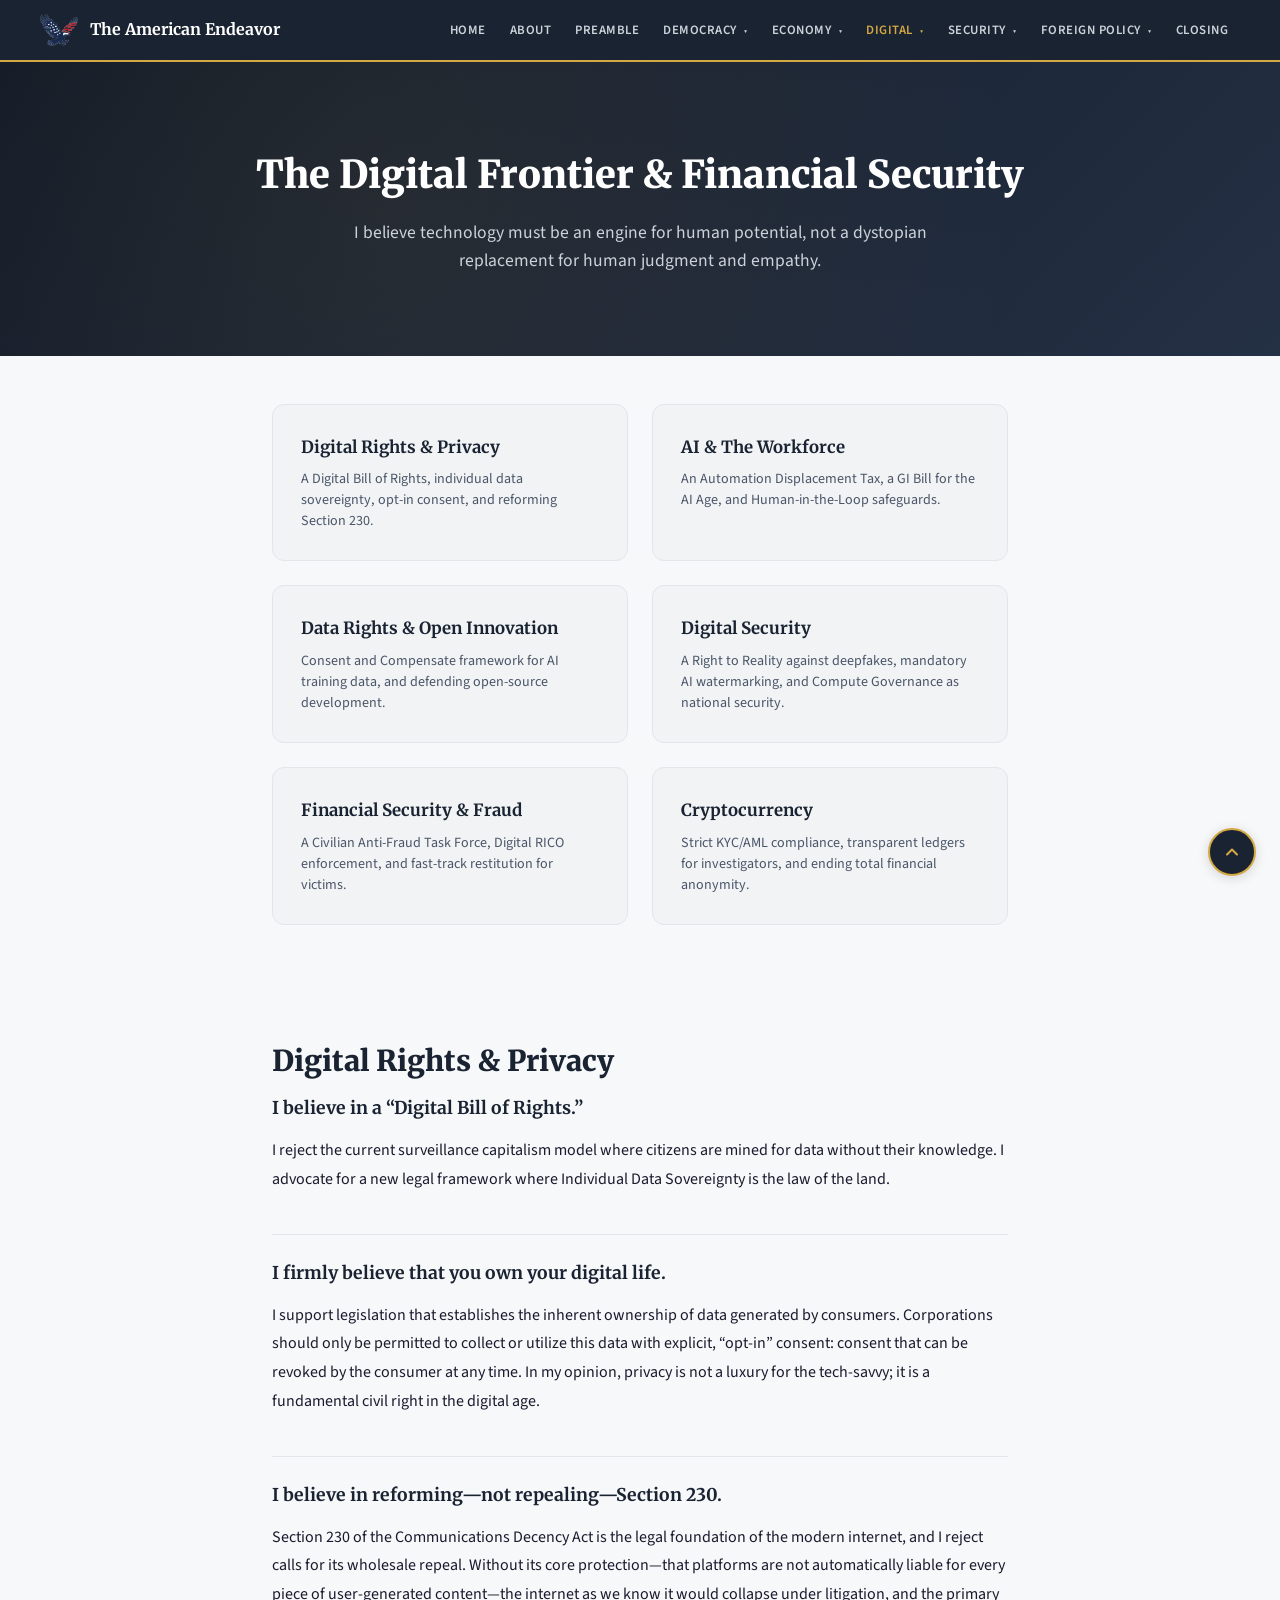
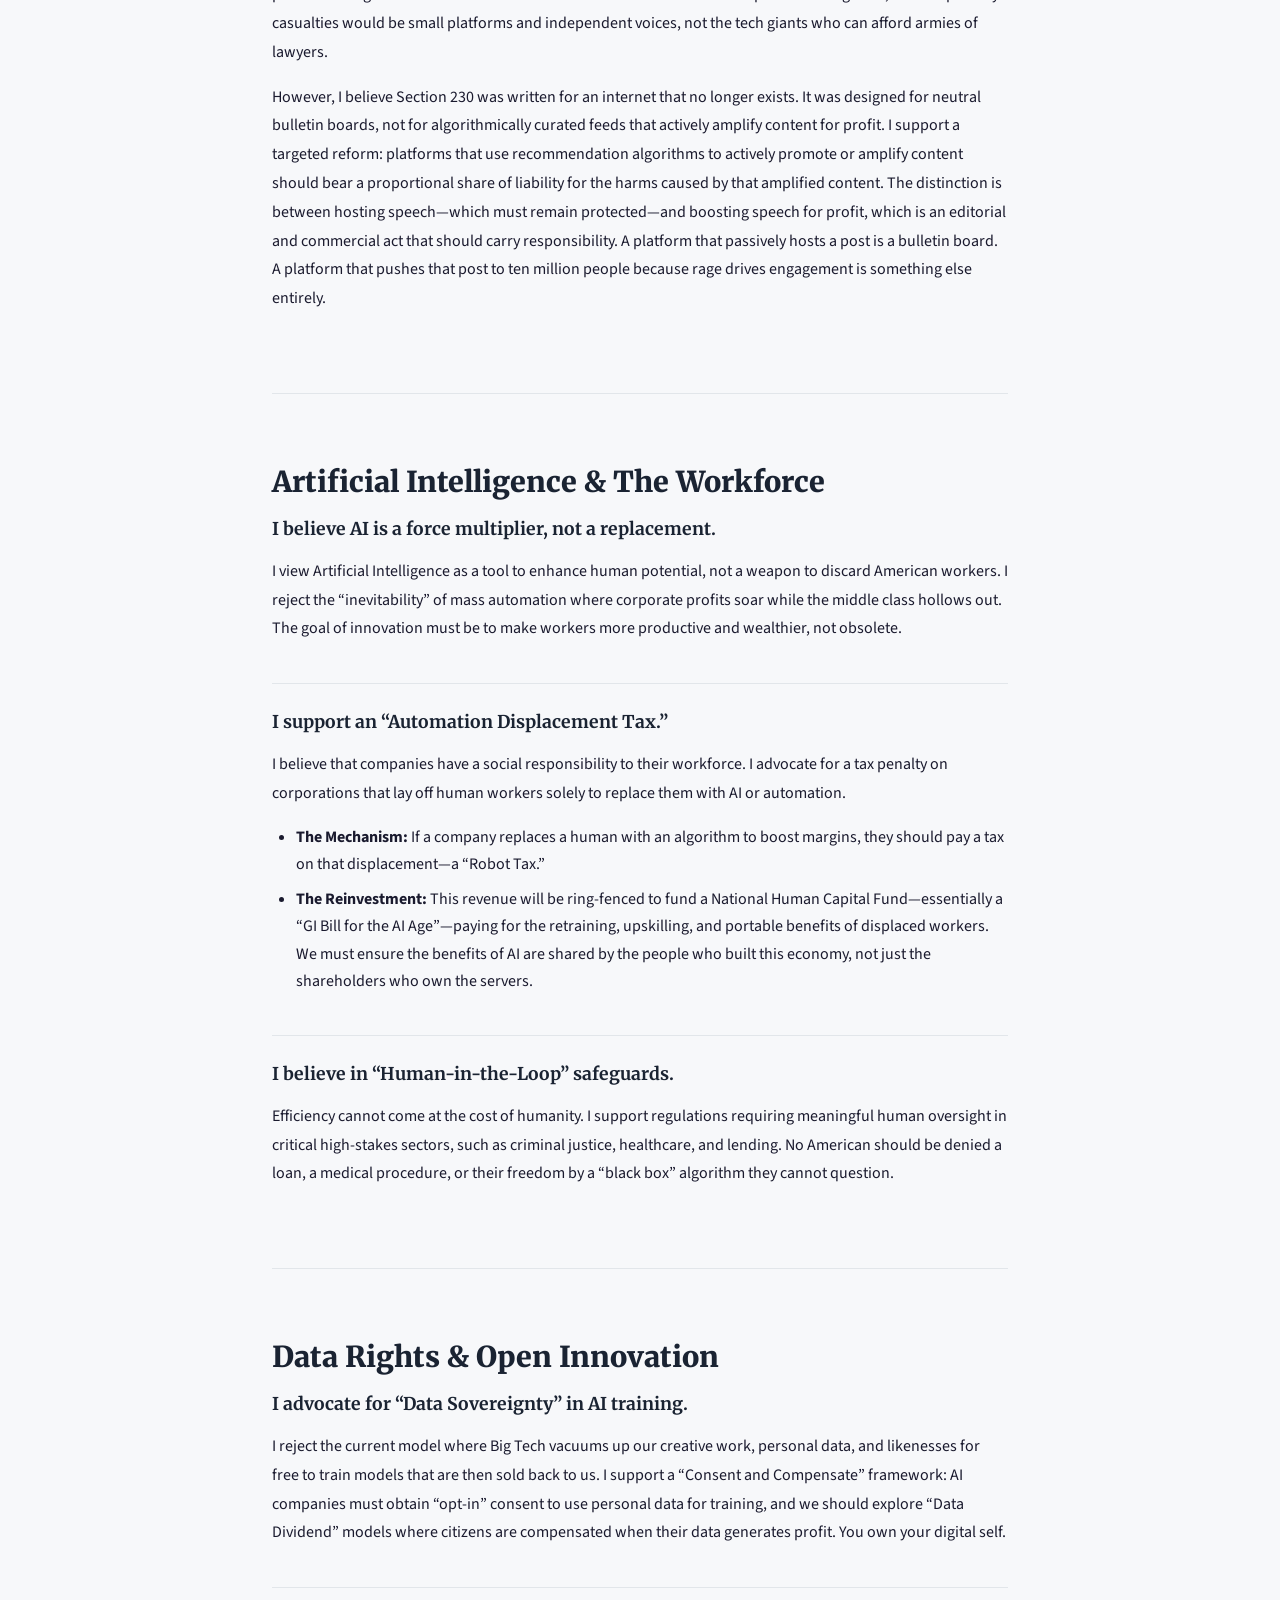
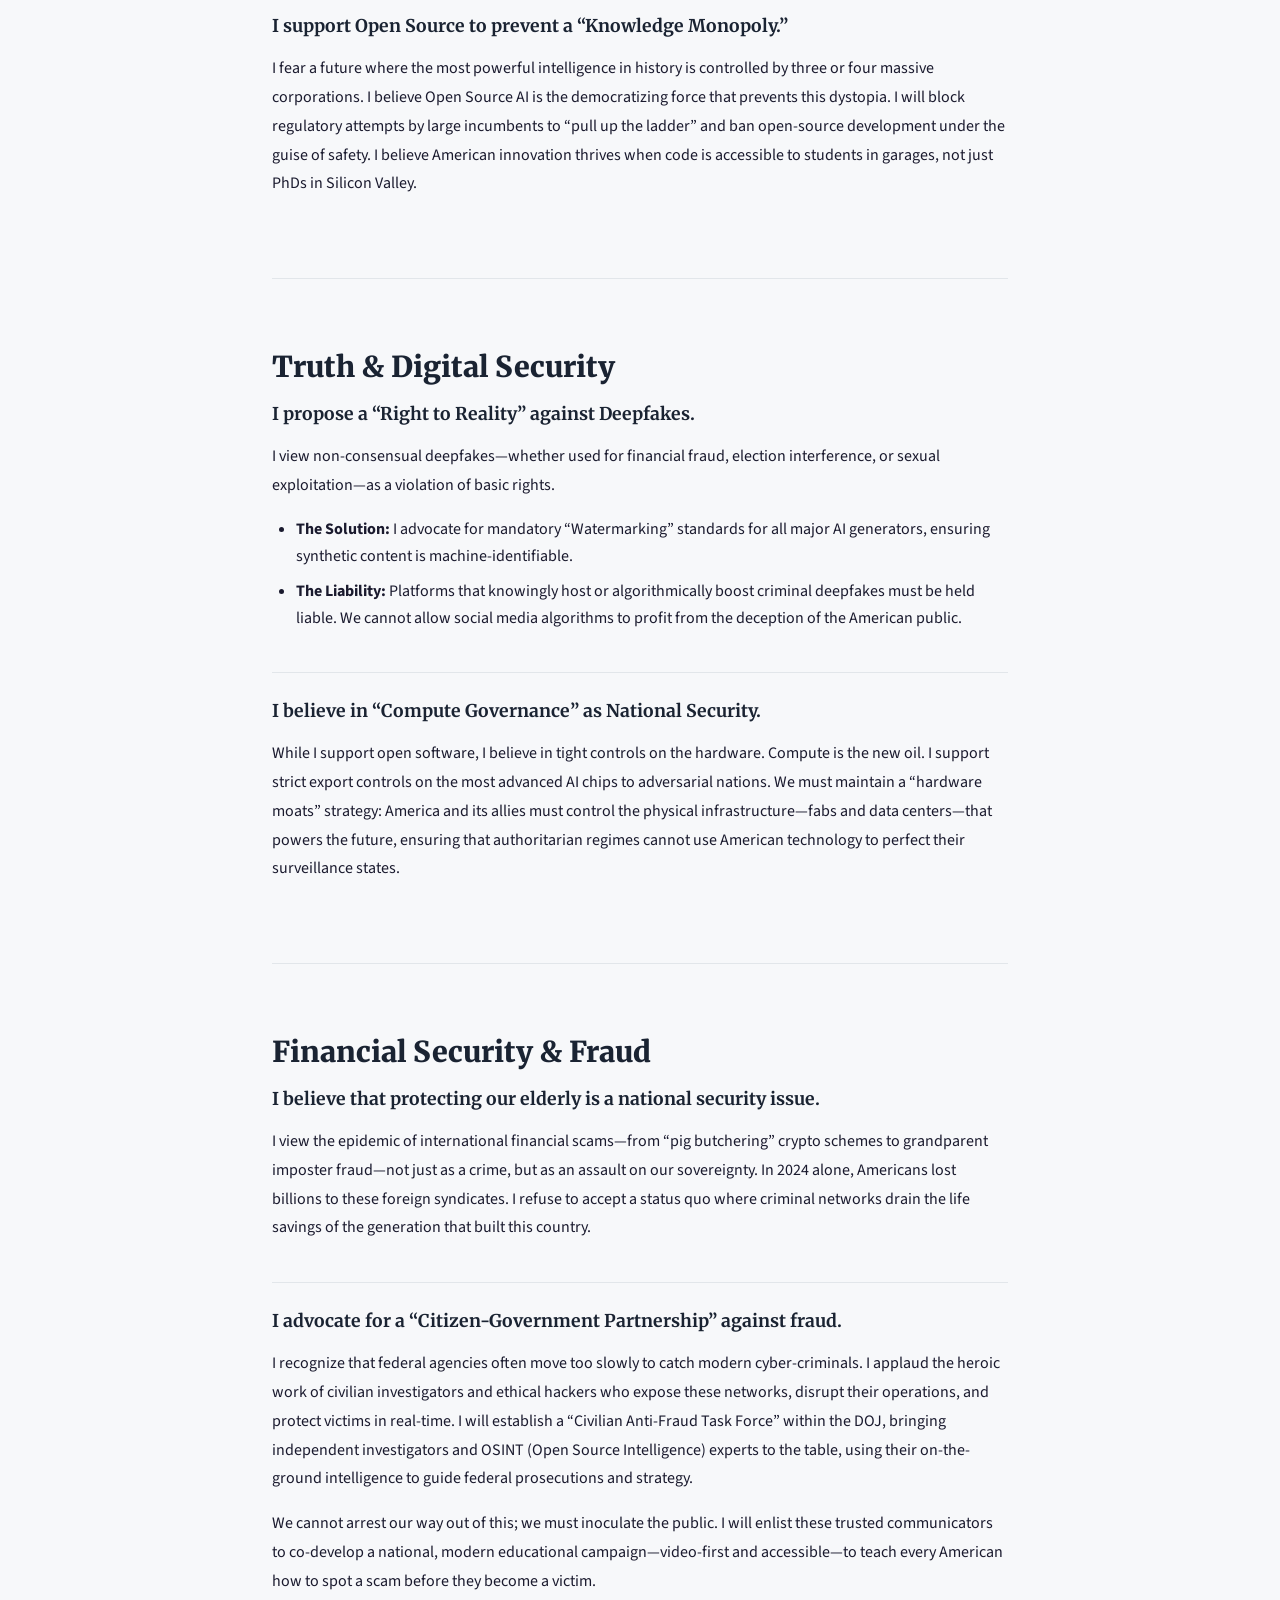
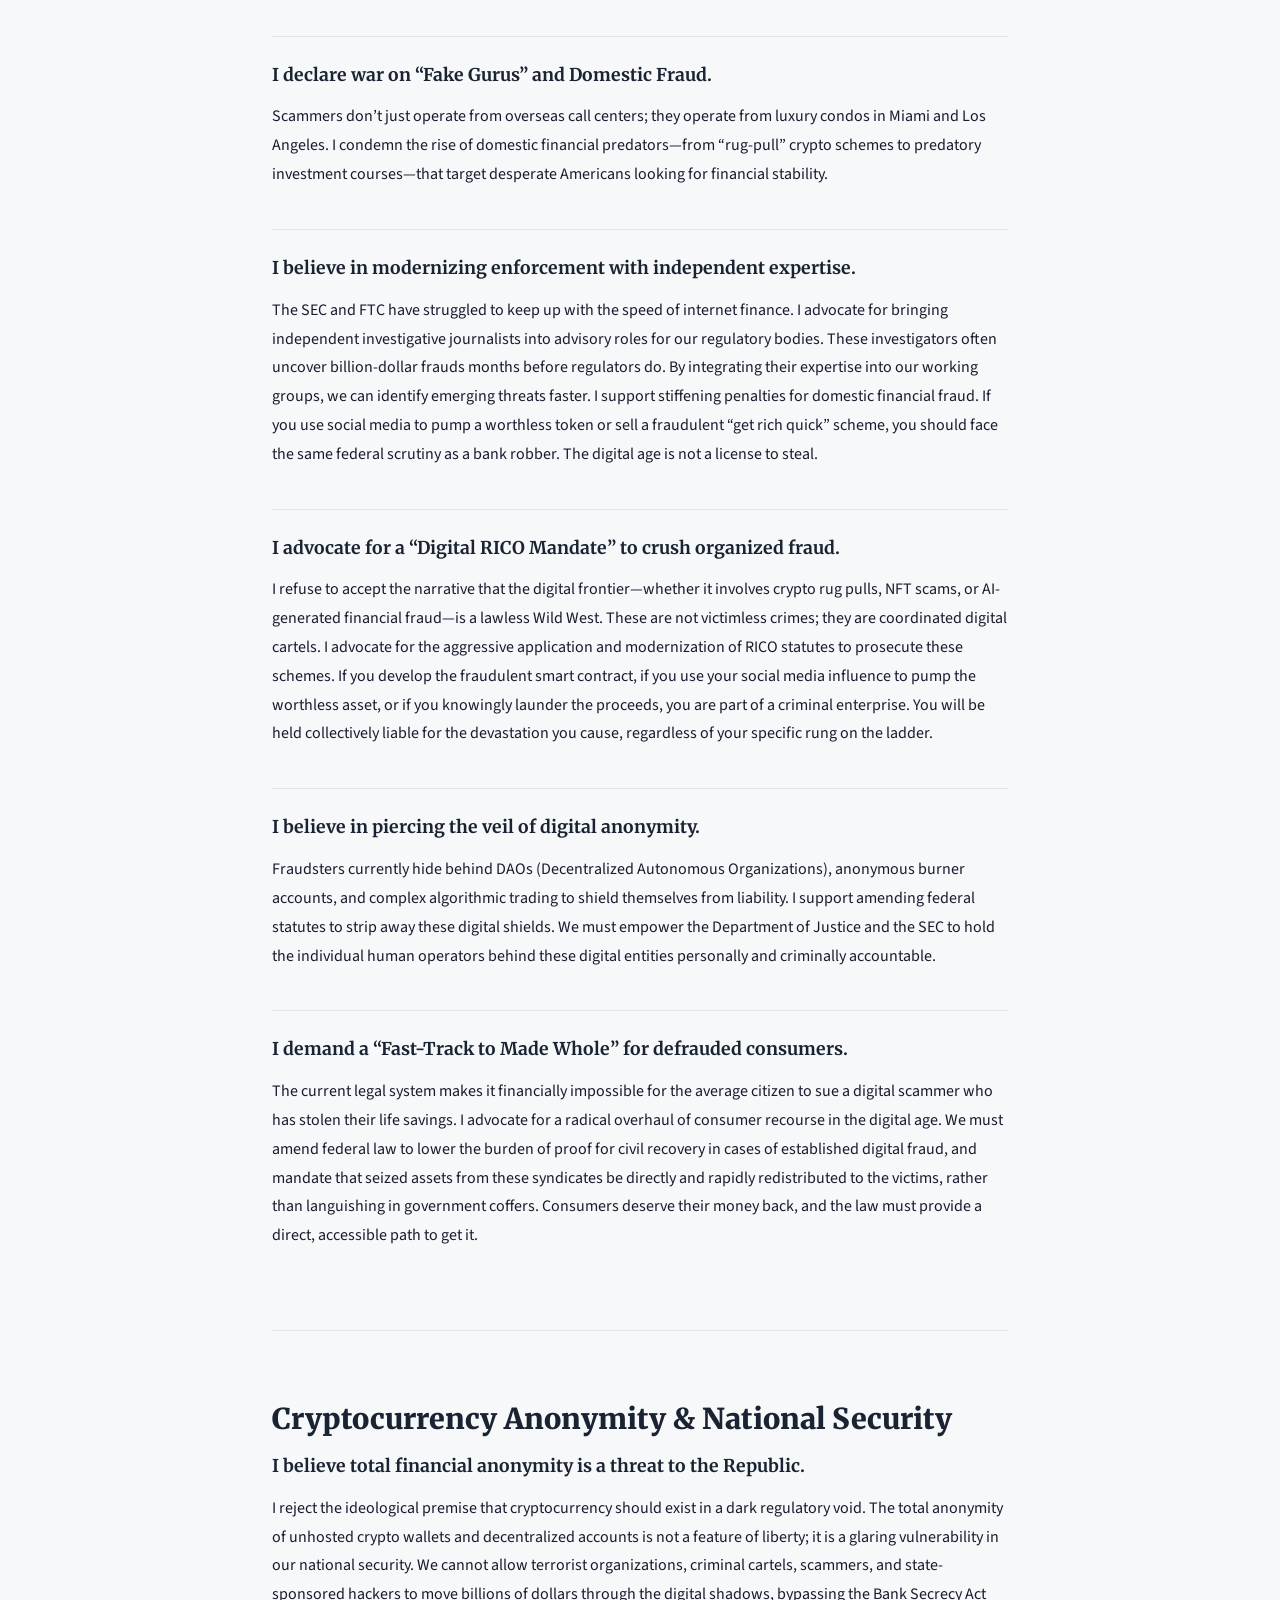
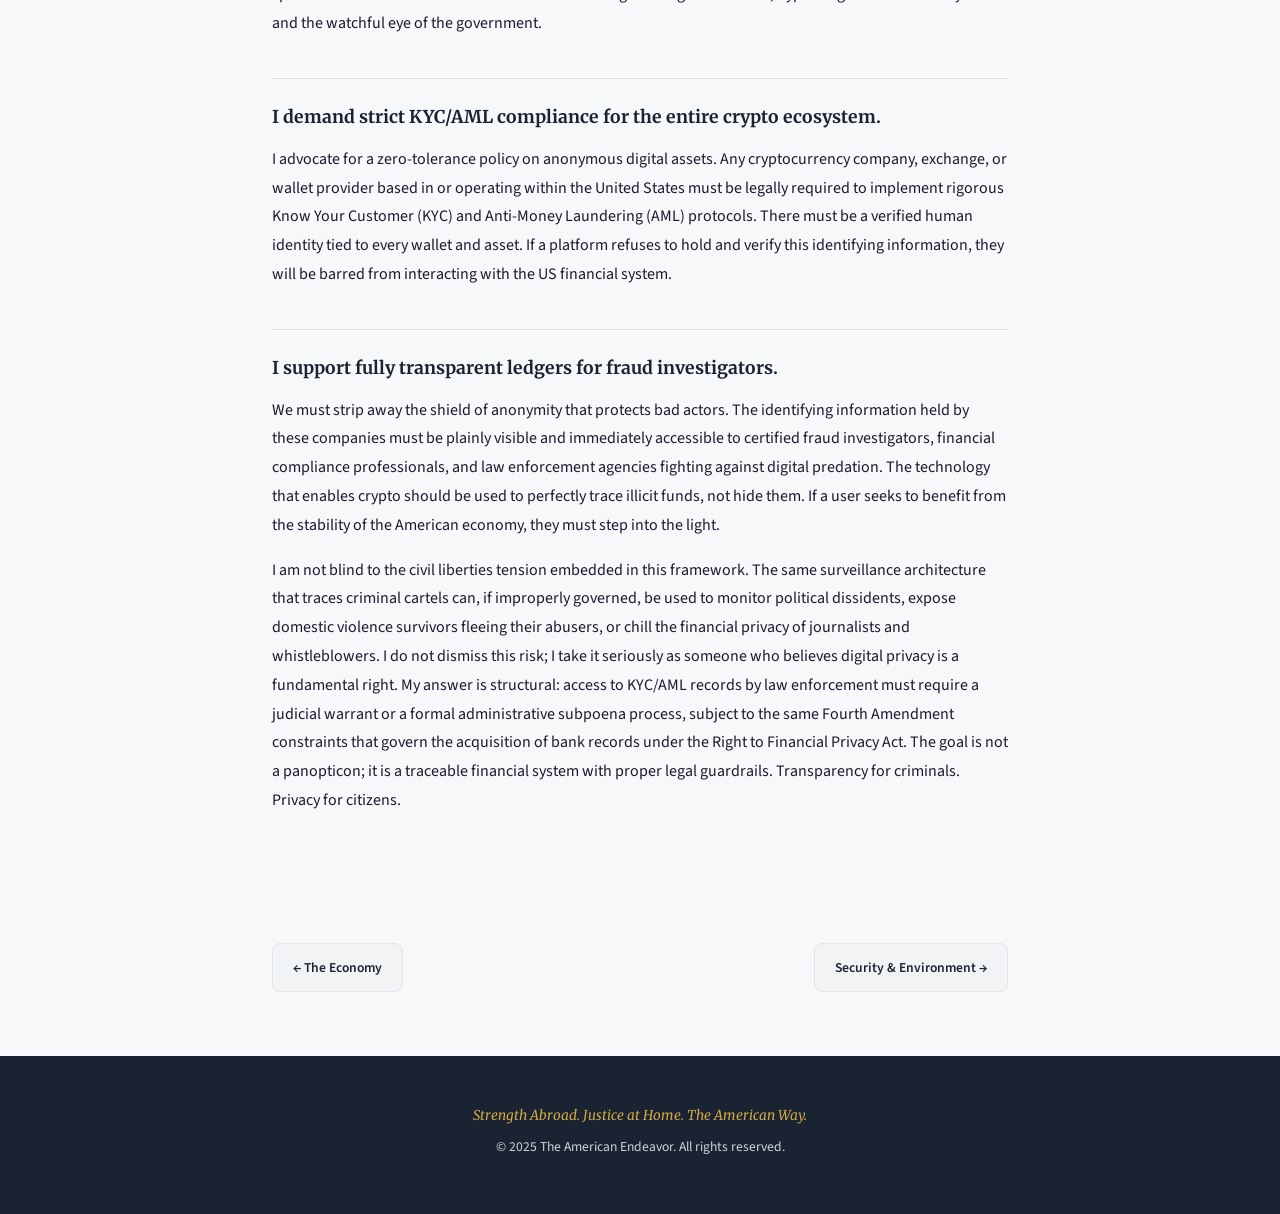
<file: digital.html>
<!DOCTYPE html>
<html lang="en">
<head>
  <meta charset="UTF-8">
  <meta name="viewport" content="width=device-width, initial-scale=1.0">
  <link rel="shortcut icon" href="favicon.ico">
  <link rel="icon" type="image/png" sizes="32x32" href="favicon-32.png">
  <link rel="icon" type="image/png" sizes="16x16" href="favicon-16.png">
  <title>The Digital Frontier | The American Endeavor</title>
  <meta name="description" content="Digital rights, AI policy, data sovereignty, and financial security in the digital age.">
  <meta name="author" content="Paul Andrew Turner Jr.">
  <link rel="canonical" href="https://pandrewturner.github.io/The-American-Endeavor/digital.html">

  <!-- Open Graph -->
  <meta property="og:title" content="The Digital Frontier | The American Endeavor">
  <meta property="og:description" content="Digital rights, AI policy, data sovereignty, and financial security in the digital age.">
  <meta property="og:type" content="article">
  <meta property="og:url" content="https://pandrewturner.github.io/The-American-Endeavor/digital.html">
  <meta property="og:image" content="https://pandrewturner.github.io/The-American-Endeavor/American Endeavor_v2.png">
  <meta property="og:site_name" content="The American Endeavor">

  <!-- Twitter Card -->
  <meta name="twitter:card" content="summary_large_image">
  <meta name="twitter:title" content="The Digital Frontier | The American Endeavor">
  <meta name="twitter:description" content="Digital rights, AI policy, data sovereignty, and financial security in the digital age.">
  <meta name="twitter:image" content="https://pandrewturner.github.io/The-American-Endeavor/American Endeavor_v2.png">

  <link rel="preconnect" href="https://fonts.googleapis.com">
  <link rel="preconnect" href="https://fonts.gstatic.com" crossorigin>
  <link href="https://fonts.googleapis.com/css2?family=Merriweather:wght@400;700;900&family=Source+Sans+3:wght@400;600;700&display=swap" rel="stylesheet">
  <link rel="stylesheet" href="styles_3.css">
</head>
<body data-page="digital">

<div class="progress-bar" id="progressBar"></div>

<nav class="top-nav">
  <div class="top-nav-inner">
    <a href="index.html" class="nav-brand">
      <img src="American Endeavor_v2.png" alt="The American Endeavor">
      <span>The American Endeavor</span>
    </a>
    <button class="hamburger" id="hamburger" aria-label="Menu">&#9776;</button>
    <ul class="nav-links" id="navLinks">
      <li><a href="index.html" data-nav="home">Home</a></li>
      <li><a href="about.html" data-nav="about">About</a></li>
      <li><a href="preamble.html" data-nav="preamble">Preamble</a></li>
      <li><a href="democracy.html" data-nav="democracy">Democracy <span class="nav-arrow">&#9662;</span></a><ul class="dropdown-menu"><li><a href="democracy.html#civil-rights">Civil Rights</a></li><li><a href="democracy.html#medical-rights">Medical Rights &amp; Bodily Autonomy</a></li><li><a href="democracy.html#trans-rights">Transgender Rights</a></li><li><a href="democracy.html#statehood">Statehood &amp; Representation</a></li><li><a href="democracy.html#voting-rights">Voting Rights</a></li><li><a href="democracy.html#justice">Justice &amp; Rehabilitation</a></li><li><a href="democracy.html#police-reform">Police Reform</a></li><li><a href="democracy.html#federal-accountability">Federal Agent Accountability</a></li><li><a href="democracy.html#education">Education</a></li><li><a href="democracy.html#diversity">Diversity &amp; Inclusion</a></li><li><a href="democracy.html#gun-safety">Gun Safety</a></li><li><a href="democracy.html#government-ethics">Government Ethics</a></li><li><a href="democracy.html#democratic-defense">Democratic Defense</a></li></ul></li>
      <li><a href="economy.html" data-nav="economy">Economy <span class="nav-arrow">&#9662;</span></a><ul class="dropdown-menu"><li><a href="economy.html#housing">Housing &amp; Infrastructure</a></li><li><a href="economy.html#healthcare">Healthcare</a></li><li><a href="economy.html#labor">Labor &amp; Unions</a></li><li><a href="economy.html#childcare">Childcare &amp; Family Policy</a></li><li><a href="economy.html#higher-education">Higher Education &amp; Debt</a></li><li><a href="economy.html#consumer-protection">Consumer Protection</a></li><li><a href="economy.html#taxation">Taxation</a></li><li><a href="economy.html#social-security">Social Security &amp; Medicare</a></li><li><a href="economy.html#trade">Trade &amp; Tariffs</a></li><li><a href="economy.html#truth-in-hiring">Truth in Hiring</a></li></ul></li>
      <li><a href="digital.html" data-nav="digital">Digital <span class="nav-arrow">&#9662;</span></a><ul class="dropdown-menu"><li><a href="digital.html#digital-rights">Digital Rights &amp; Privacy</a></li><li><a href="digital.html#ai-workforce">AI &amp; The Workforce</a></li><li><a href="digital.html#data-rights">Data Rights &amp; Open Innovation</a></li><li><a href="digital.html#digital-security">Digital Security</a></li><li><a href="digital.html#financial-security">Financial Security &amp; Fraud</a></li><li><a href="digital.html#crypto">Cryptocurrency</a></li></ul></li>
      <li><a href="security.html" data-nav="security">Security <span class="nav-arrow">&#9662;</span></a><ul class="dropdown-menu"><li><a href="security.html#immigration">Immigration</a></li><li><a href="security.html#dhs-reform">DHS Reform</a></li><li><a href="security.html#national-defense">National Defense</a></li><li><a href="security.html#environment">Environment &amp; Public Lands</a></li></ul></li>
      <li><a href="foreign-policy.html" data-nav="foreign-policy">Foreign Policy <span class="nav-arrow">&#9662;</span></a><ul class="dropdown-menu"><li><a href="foreign-policy.html#universalist-realism">Universalist Realism</a></li><li><a href="foreign-policy.html#israel-palestine">Israel &amp; Palestine</a></li><li><a href="foreign-policy.html#iran">Iran</a></li><li><a href="foreign-policy.html#russia-ukraine">Russia &amp; Ukraine</a></li><li><a href="foreign-policy.html#western-hemisphere">Western Hemisphere</a></li><li><a href="foreign-policy.html#asia-pacific">Asia-Pacific &amp; China</a></li><li><a href="foreign-policy.html#global-competition">Global Economic Competition</a></li></ul></li>
      <li><a href="closing.html" data-nav="closing">Closing</a></li>
    </ul>
  </div>
</nav>

<div class="category-hero">
  <h1>The Digital Frontier &amp; Financial Security</h1>
  <p class="category-lead">I believe technology must be an engine for human potential, not a dystopian replacement for human judgment and empathy.</p>
</div>

<div class="main-content">
  <div class="cards-grid fade-in">
    <a href="#digital-rights" class="topic-card"><h4>Digital Rights &amp; Privacy</h4><p>A Digital Bill of Rights, individual data sovereignty, opt-in consent, and reforming Section 230.</p></a>
    <a href="#ai-workforce" class="topic-card"><h4>AI &amp; The Workforce</h4><p>An Automation Displacement Tax, a GI Bill for the AI Age, and Human-in-the-Loop safeguards.</p></a>
    <a href="#data-rights" class="topic-card"><h4>Data Rights &amp; Open Innovation</h4><p>Consent and Compensate framework for AI training data, and defending open-source development.</p></a>
    <a href="#digital-security" class="topic-card"><h4>Digital Security</h4><p>A Right to Reality against deepfakes, mandatory AI watermarking, and Compute Governance as national security.</p></a>
    <a href="#financial-security" class="topic-card"><h4>Financial Security &amp; Fraud</h4><p>A Civilian Anti-Fraud Task Force, Digital RICO enforcement, and fast-track restitution for victims.</p></a>
    <a href="#crypto" class="topic-card"><h4>Cryptocurrency</h4><p>Strict KYC/AML compliance, transparent ledgers for investigators, and ending total financial anonymity.</p></a>
  </div>


  <section id="digital-rights" class="content-section fade-in">
    <h2>Digital Rights &amp; Privacy</h2>
    <h4>I believe in a &ldquo;Digital Bill of Rights.&rdquo;</h4>
    <p>I reject the current surveillance capitalism model where citizens are mined for data without their knowledge. I advocate for a new legal framework where Individual Data Sovereignty is the law of the land.</p>
    <h4>I firmly believe that you own your digital life.</h4>
    <p>I support legislation that establishes the inherent ownership of data generated by consumers. Corporations should only be permitted to collect or utilize this data with explicit, &ldquo;opt-in&rdquo; consent: consent that can be revoked by the consumer at any time. In my opinion, privacy is not a luxury for the tech-savvy; it is a fundamental civil right in the digital age.</p>
    <h4>I believe in reforming&mdash;not repealing&mdash;Section 230.</h4>
    <p>Section 230 of the Communications Decency Act is the legal foundation of the modern internet, and I reject calls for its wholesale repeal. Without its core protection&mdash;that platforms are not automatically liable for every piece of user-generated content&mdash;the internet as we know it would collapse under litigation, and the primary casualties would be small platforms and independent voices, not the tech giants who can afford armies of lawyers.</p>
    <p>However, I believe Section 230 was written for an internet that no longer exists. It was designed for neutral bulletin boards, not for algorithmically curated feeds that actively amplify content for profit. I support a targeted reform: platforms that use recommendation algorithms to actively promote or amplify content should bear a proportional share of liability for the harms caused by that amplified content. The distinction is between hosting speech&mdash;which must remain protected&mdash;and boosting speech for profit, which is an editorial and commercial act that should carry responsibility. A platform that passively hosts a post is a bulletin board. A platform that pushes that post to ten million people because rage drives engagement is something else entirely.</p>
  </section>
  <section id="ai-workforce" class="content-section fade-in">
    <h2>Artificial Intelligence &amp; The Workforce</h2>
    <h4>I believe AI is a force multiplier, not a replacement.</h4>
    <p>I view Artificial Intelligence as a tool to enhance human potential, not a weapon to discard American workers. I reject the &ldquo;inevitability&rdquo; of mass automation where corporate profits soar while the middle class hollows out. The goal of innovation must be to make workers more productive and wealthier, not obsolete.</p>
    <h4>I support an &ldquo;Automation Displacement Tax.&rdquo;</h4>
    <p>I believe that companies have a social responsibility to their workforce. I advocate for a tax penalty on corporations that lay off human workers solely to replace them with AI or automation.</p>
    <ul>
      <li><strong>The Mechanism:</strong> If a company replaces a human with an algorithm to boost margins, they should pay a tax on that displacement&mdash;a &ldquo;Robot Tax.&rdquo;</li>
      <li><strong>The Reinvestment:</strong> This revenue will be ring-fenced to fund a National Human Capital Fund&mdash;essentially a &ldquo;GI Bill for the AI Age&rdquo;&mdash;paying for the retraining, upskilling, and portable benefits of displaced workers. We must ensure the benefits of AI are shared by the people who built this economy, not just the shareholders who own the servers.</li>
    </ul>
    <h4>I believe in &ldquo;Human-in-the-Loop&rdquo; safeguards.</h4>
    <p>Efficiency cannot come at the cost of humanity. I support regulations requiring meaningful human oversight in critical high-stakes sectors, such as criminal justice, healthcare, and lending. No American should be denied a loan, a medical procedure, or their freedom by a &ldquo;black box&rdquo; algorithm they cannot question.</p>
  </section>
  <section id="data-rights" class="content-section fade-in">
    <h2>Data Rights &amp; Open Innovation</h2>
    <h4>I advocate for &ldquo;Data Sovereignty&rdquo; in AI training.</h4>
    <p>I reject the current model where Big Tech vacuums up our creative work, personal data, and likenesses for free to train models that are then sold back to us. I support a &ldquo;Consent and Compensate&rdquo; framework: AI companies must obtain &ldquo;opt-in&rdquo; consent to use personal data for training, and we should explore &ldquo;Data Dividend&rdquo; models where citizens are compensated when their data generates profit. You own your digital self.</p>
    <h4>I support Open Source to prevent a &ldquo;Knowledge Monopoly.&rdquo;</h4>
    <p>I fear a future where the most powerful intelligence in history is controlled by three or four massive corporations. I believe Open Source AI is the democratizing force that prevents this dystopia. I will block regulatory attempts by large incumbents to &ldquo;pull up the ladder&rdquo; and ban open-source development under the guise of safety. I believe American innovation thrives when code is accessible to students in garages, not just PhDs in Silicon Valley.</p>
  </section>
  <section id="digital-security" class="content-section fade-in">
    <h2>Truth &amp; Digital Security</h2>
    <h4>I propose a &ldquo;Right to Reality&rdquo; against Deepfakes.</h4>
    <p>I view non-consensual deepfakes&mdash;whether used for financial fraud, election interference, or sexual exploitation&mdash;as a violation of basic rights.</p>
    <ul>
      <li><strong>The Solution:</strong> I advocate for mandatory &ldquo;Watermarking&rdquo; standards for all major AI generators, ensuring synthetic content is machine-identifiable.</li>
      <li><strong>The Liability:</strong> Platforms that knowingly host or algorithmically boost criminal deepfakes must be held liable. We cannot allow social media algorithms to profit from the deception of the American public.</li>
    </ul>
    <h4>I believe in &ldquo;Compute Governance&rdquo; as National Security.</h4>
    <p>While I support open software, I believe in tight controls on the hardware. Compute is the new oil. I support strict export controls on the most advanced AI chips to adversarial nations. We must maintain a &ldquo;hardware moats&rdquo; strategy: America and its allies must control the physical infrastructure&mdash;fabs and data centers&mdash;that powers the future, ensuring that authoritarian regimes cannot use American technology to perfect their surveillance states.</p>
  </section>
  <section id="financial-security" class="content-section fade-in">
    <h2>Financial Security &amp; Fraud</h2>
    <h4>I believe that protecting our elderly is a national security issue.</h4>
    <p>I view the epidemic of international financial scams&mdash;from &ldquo;pig butchering&rdquo; crypto schemes to grandparent imposter fraud&mdash;not just as a crime, but as an assault on our sovereignty. In 2024 alone, Americans lost billions to these foreign syndicates. I refuse to accept a status quo where criminal networks drain the life savings of the generation that built this country.</p>
    <h4>I advocate for a &ldquo;Citizen-Government Partnership&rdquo; against fraud.</h4>
    <p>I recognize that federal agencies often move too slowly to catch modern cyber-criminals. I applaud the heroic work of civilian investigators and ethical hackers who expose these networks, disrupt their operations, and protect victims in real-time. I will establish a &ldquo;Civilian Anti-Fraud Task Force&rdquo; within the DOJ, bringing independent investigators and OSINT (Open Source Intelligence) experts to the table, using their on-the-ground intelligence to guide federal prosecutions and strategy.</p>
    <p>We cannot arrest our way out of this; we must inoculate the public. I will enlist these trusted communicators to co-develop a national, modern educational campaign&mdash;video-first and accessible&mdash;to teach every American how to spot a scam before they become a victim.</p>
    <h4>I declare war on &ldquo;Fake Gurus&rdquo; and Domestic Fraud.</h4>
    <p>Scammers don&rsquo;t just operate from overseas call centers; they operate from luxury condos in Miami and Los Angeles. I condemn the rise of domestic financial predators&mdash;from &ldquo;rug-pull&rdquo; crypto schemes to predatory investment courses&mdash;that target desperate Americans looking for financial stability.</p>
    <h4>I believe in modernizing enforcement with independent expertise.</h4>
    <p>The SEC and FTC have struggled to keep up with the speed of internet finance. I advocate for bringing independent investigative journalists into advisory roles for our regulatory bodies. These investigators often uncover billion-dollar frauds months before regulators do. By integrating their expertise into our working groups, we can identify emerging threats faster. I support stiffening penalties for domestic financial fraud. If you use social media to pump a worthless token or sell a fraudulent &ldquo;get rich quick&rdquo; scheme, you should face the same federal scrutiny as a bank robber. The digital age is not a license to steal.</p>
    <h4>I advocate for a &ldquo;Digital RICO Mandate&rdquo; to crush organized fraud.</h4>
    <p>I refuse to accept the narrative that the digital frontier&mdash;whether it involves crypto rug pulls, NFT scams, or AI-generated financial fraud&mdash;is a lawless Wild West. These are not victimless crimes; they are coordinated digital cartels. I advocate for the aggressive application and modernization of RICO statutes to prosecute these schemes. If you develop the fraudulent smart contract, if you use your social media influence to pump the worthless asset, or if you knowingly launder the proceeds, you are part of a criminal enterprise. You will be held collectively liable for the devastation you cause, regardless of your specific rung on the ladder.</p>
    <h4>I believe in piercing the veil of digital anonymity.</h4>
    <p>Fraudsters currently hide behind DAOs (Decentralized Autonomous Organizations), anonymous burner accounts, and complex algorithmic trading to shield themselves from liability. I support amending federal statutes to strip away these digital shields. We must empower the Department of Justice and the SEC to hold the individual human operators behind these digital entities personally and criminally accountable.</p>
    <h4>I demand a &ldquo;Fast-Track to Made Whole&rdquo; for defrauded consumers.</h4>
    <p>The current legal system makes it financially impossible for the average citizen to sue a digital scammer who has stolen their life savings. I advocate for a radical overhaul of consumer recourse in the digital age. We must amend federal law to lower the burden of proof for civil recovery in cases of established digital fraud, and mandate that seized assets from these syndicates be directly and rapidly redistributed to the victims, rather than languishing in government coffers. Consumers deserve their money back, and the law must provide a direct, accessible path to get it.</p>
  </section>
  <section id="crypto" class="content-section fade-in">
    <h2>Cryptocurrency Anonymity &amp; National Security</h2>
    <h4>I believe total financial anonymity is a threat to the Republic.</h4>
    <p>I reject the ideological premise that cryptocurrency should exist in a dark regulatory void. The total anonymity of unhosted crypto wallets and decentralized accounts is not a feature of liberty; it is a glaring vulnerability in our national security. We cannot allow terrorist organizations, criminal cartels, scammers, and state-sponsored hackers to move billions of dollars through the digital shadows, bypassing the Bank Secrecy Act and the watchful eye of the government.</p>
    <h4>I demand strict KYC/AML compliance for the entire crypto ecosystem.</h4>
    <p>I advocate for a zero-tolerance policy on anonymous digital assets. Any cryptocurrency company, exchange, or wallet provider based in or operating within the United States must be legally required to implement rigorous Know Your Customer (KYC) and Anti-Money Laundering (AML) protocols. There must be a verified human identity tied to every wallet and asset. If a platform refuses to hold and verify this identifying information, they will be barred from interacting with the US financial system.</p>
    <h4>I support fully transparent ledgers for fraud investigators.</h4>
    <p>We must strip away the shield of anonymity that protects bad actors. The identifying information held by these companies must be plainly visible and immediately accessible to certified fraud investigators, financial compliance professionals, and law enforcement agencies fighting against digital predation. The technology that enables crypto should be used to perfectly trace illicit funds, not hide them. If a user seeks to benefit from the stability of the American economy, they must step into the light.</p>
    <p>I am not blind to the civil liberties tension embedded in this framework. The same surveillance architecture that traces criminal cartels can, if improperly governed, be used to monitor political dissidents, expose domestic violence survivors fleeing their abusers, or chill the financial privacy of journalists and whistleblowers. I do not dismiss this risk; I take it seriously as someone who believes digital privacy is a fundamental right. My answer is structural: access to KYC/AML records by law enforcement must require a judicial warrant or a formal administrative subpoena process, subject to the same Fourth Amendment constraints that govern the acquisition of bank records under the Right to Financial Privacy Act. The goal is not a panopticon; it is a traceable financial system with proper legal guardrails. Transparency for criminals. Privacy for citizens.</p>
  </section>

  <nav class="section-nav">
    <a href="economy.html">&larr; The Economy</a>
    <a href="security.html" class="next">Security &amp; Environment &rarr;</a>
  </nav>
</div>

<footer class="site-footer">
  <p class="footer-tagline">Strength Abroad. Justice at Home. The American Way.</p>
  <p>&copy; 2025 The American Endeavor. All rights reserved.</p>
</footer>

<button class="back-to-top" id="backToTop" aria-label="Back to top">
  <svg width="20" height="20" viewBox="0 0 24 24" fill="none" stroke="currentColor" stroke-width="2.5" stroke-linecap="round" stroke-linejoin="round"><path d="M18 15l-6-6-6 6"/></svg>
</button>

<script src="nav_3.js"></script>
</body>
</html>
</file>
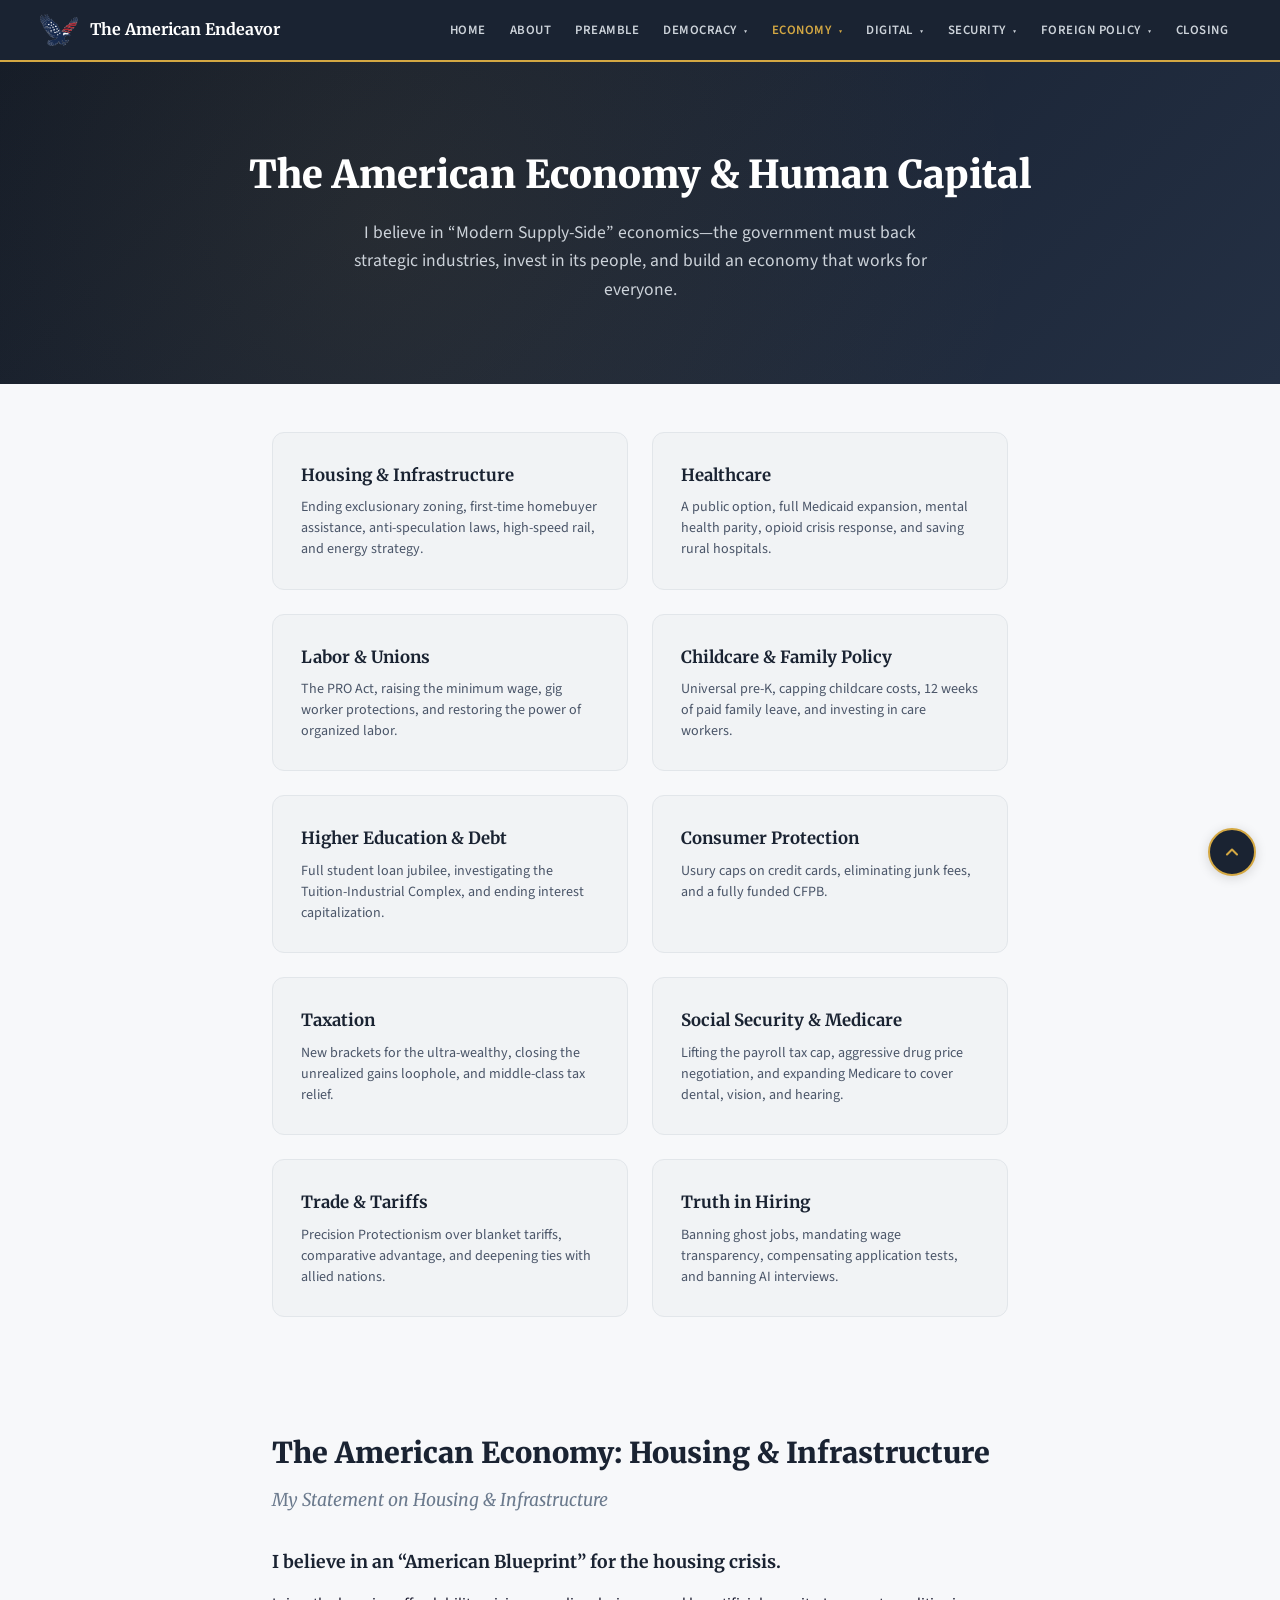
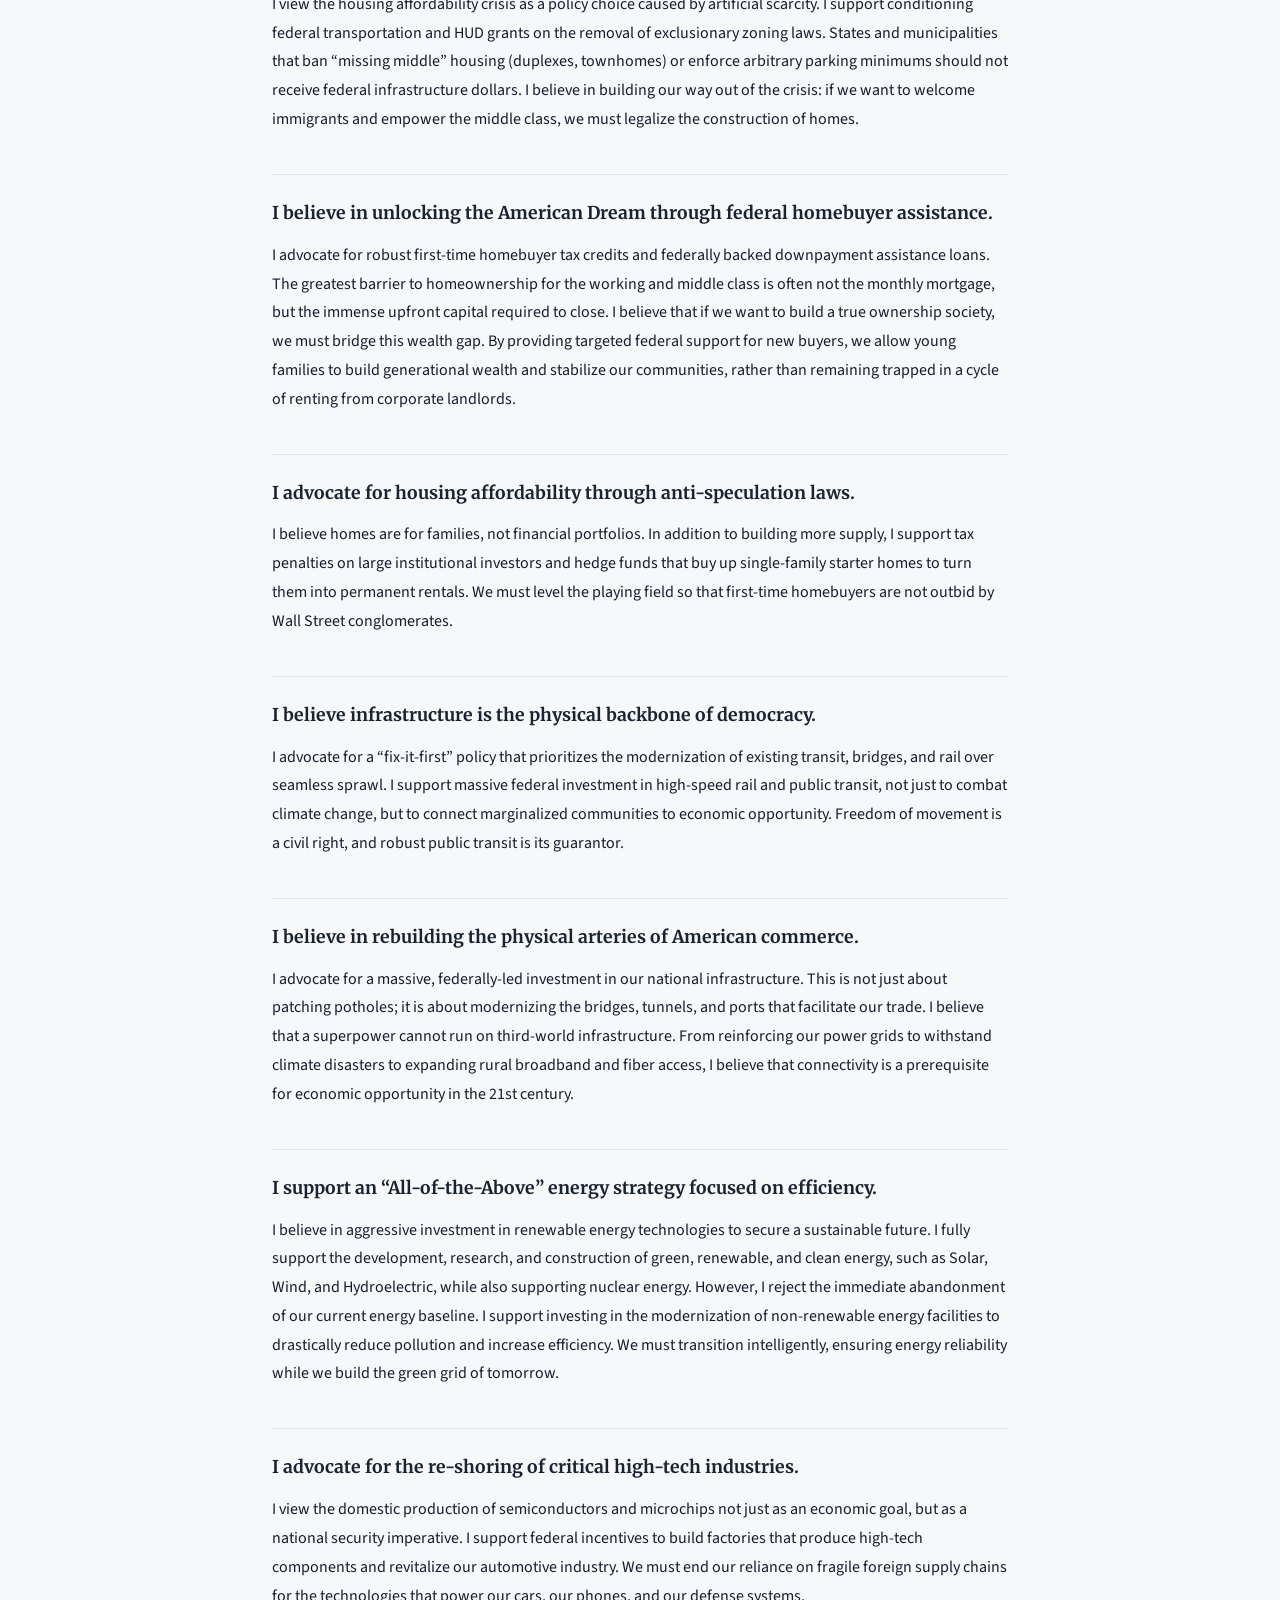
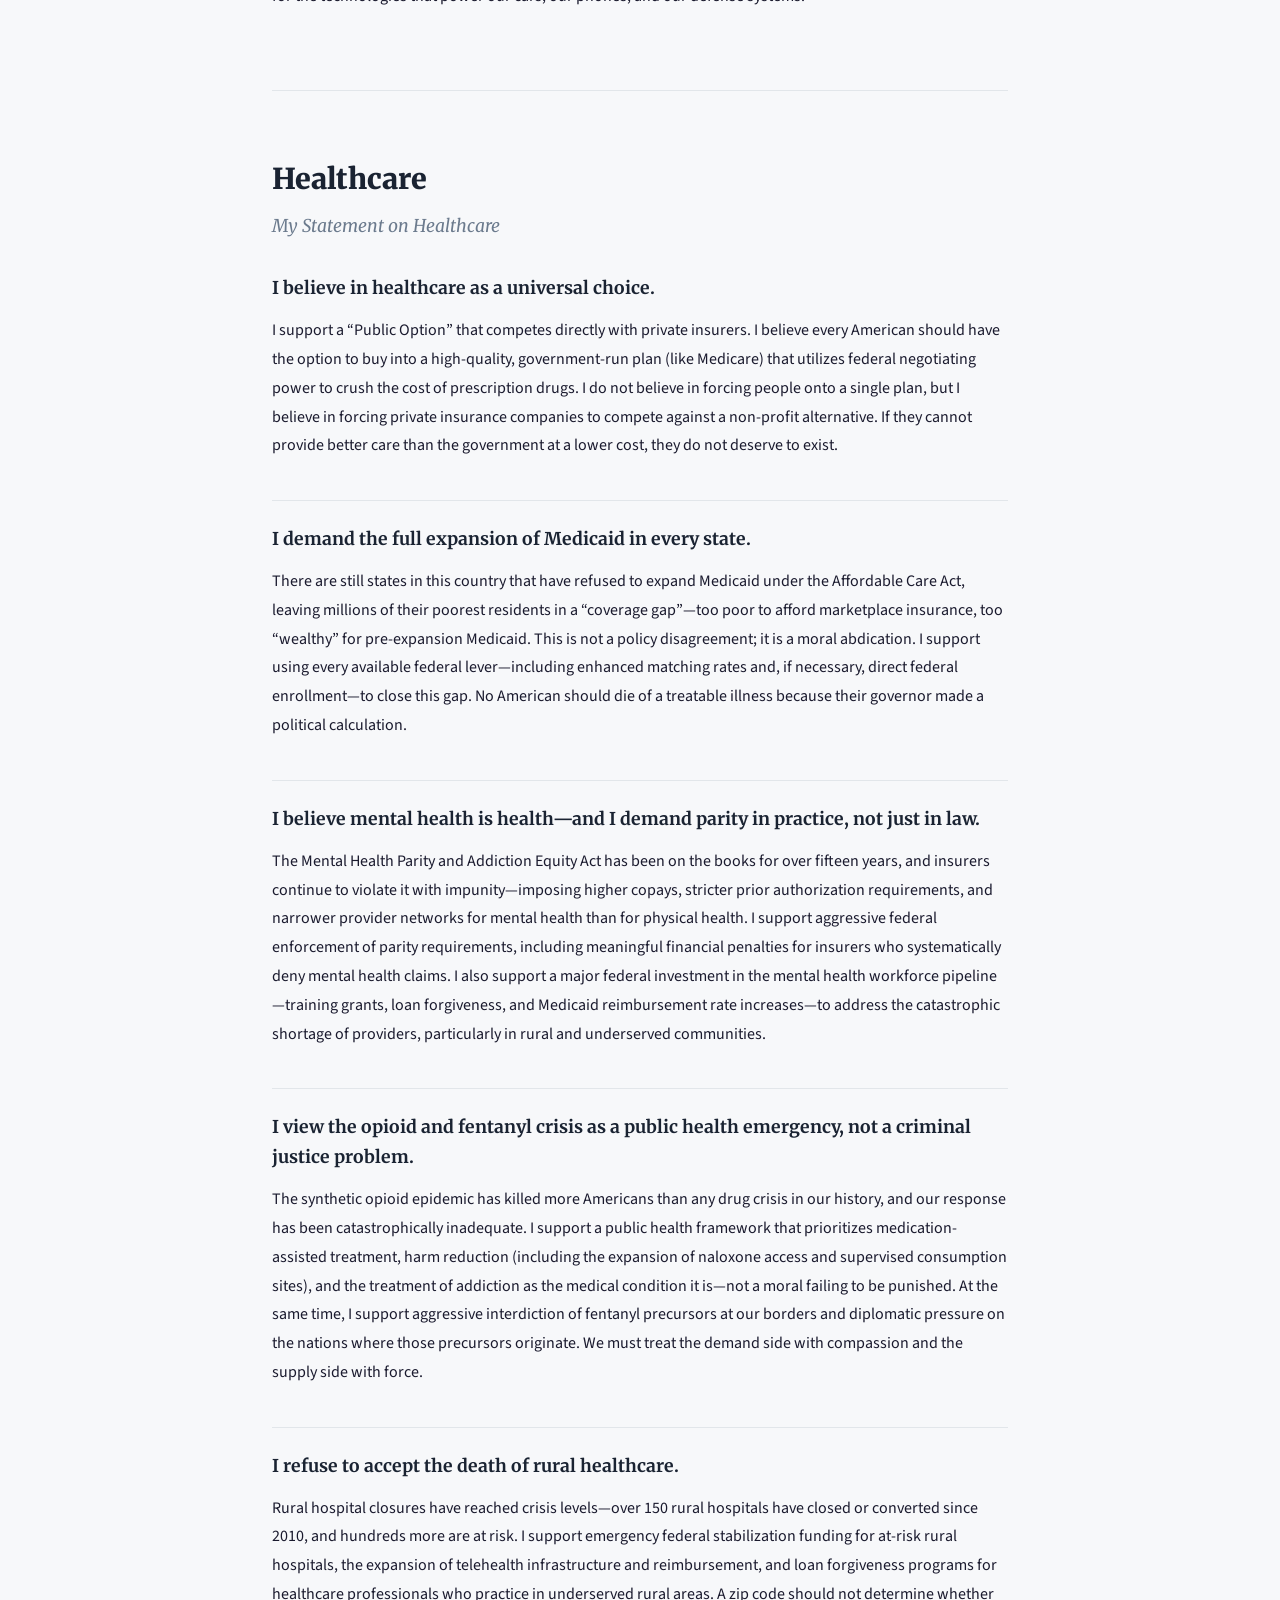
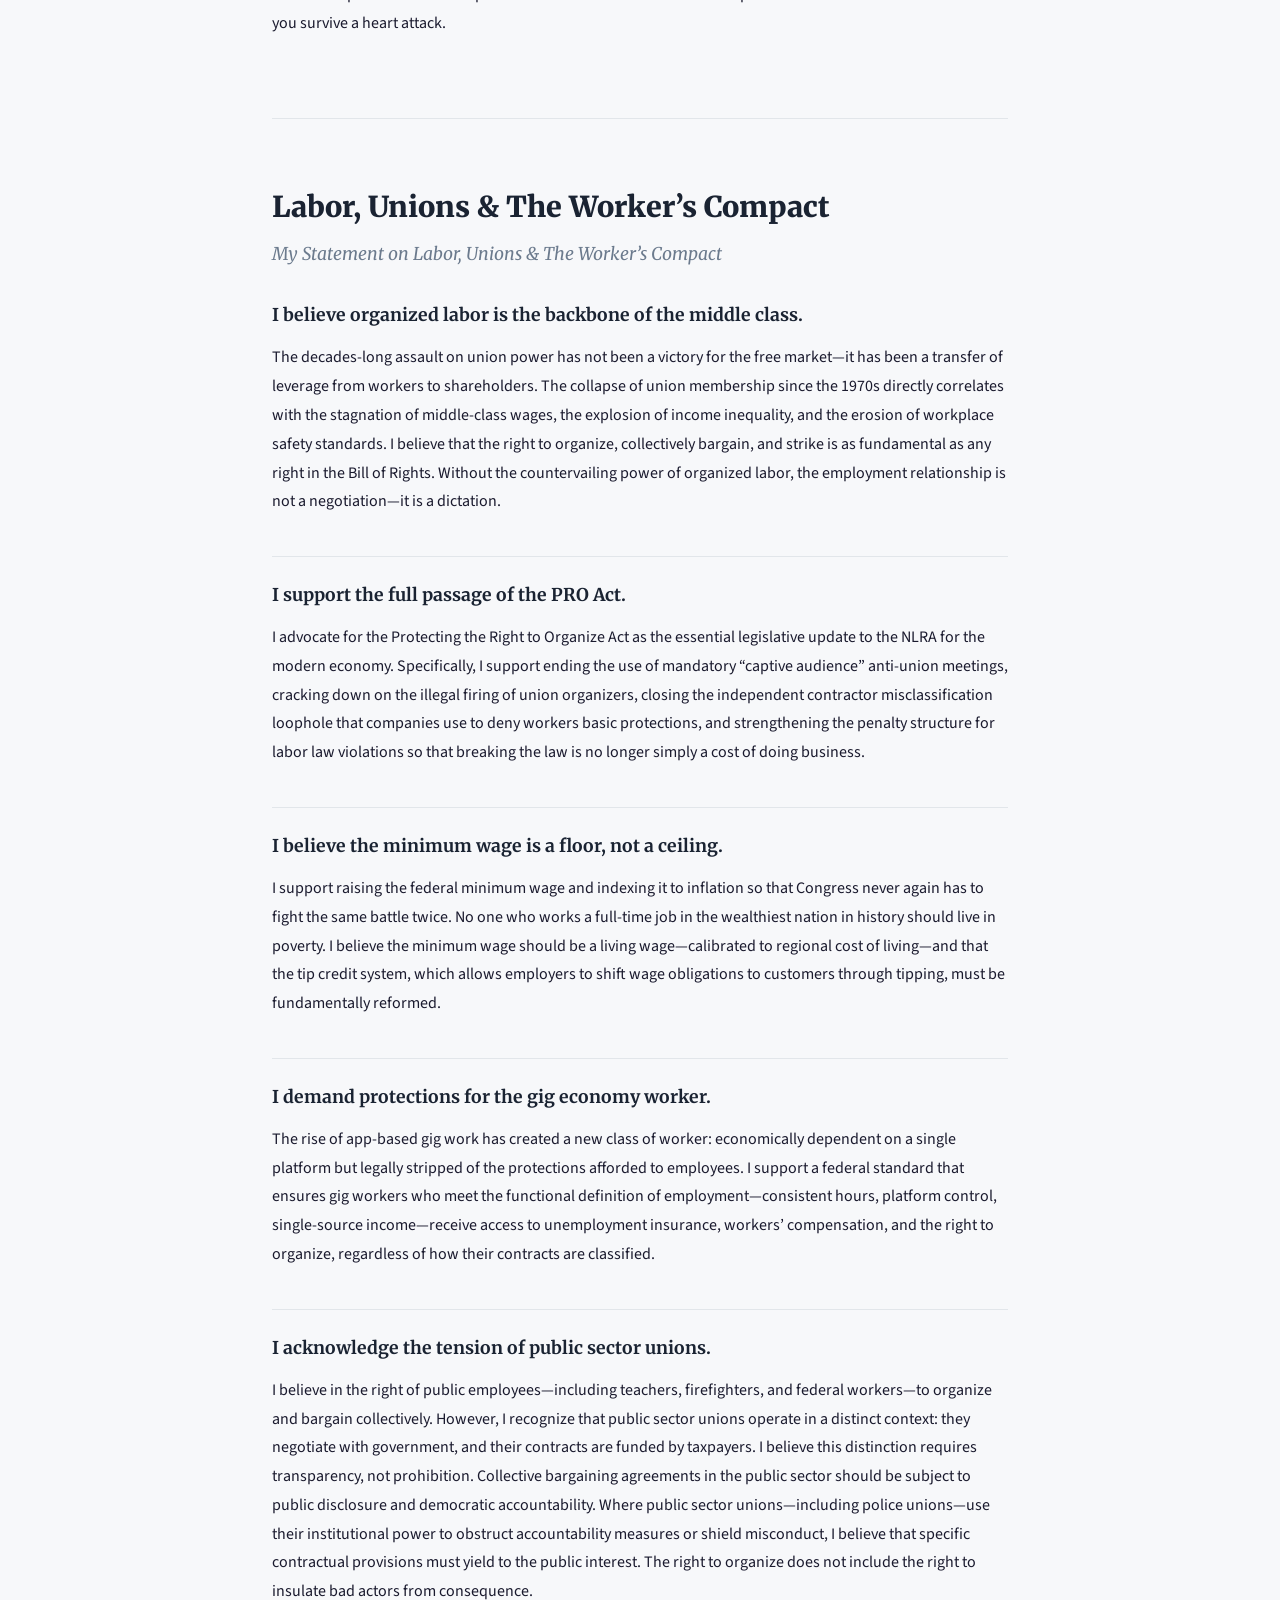
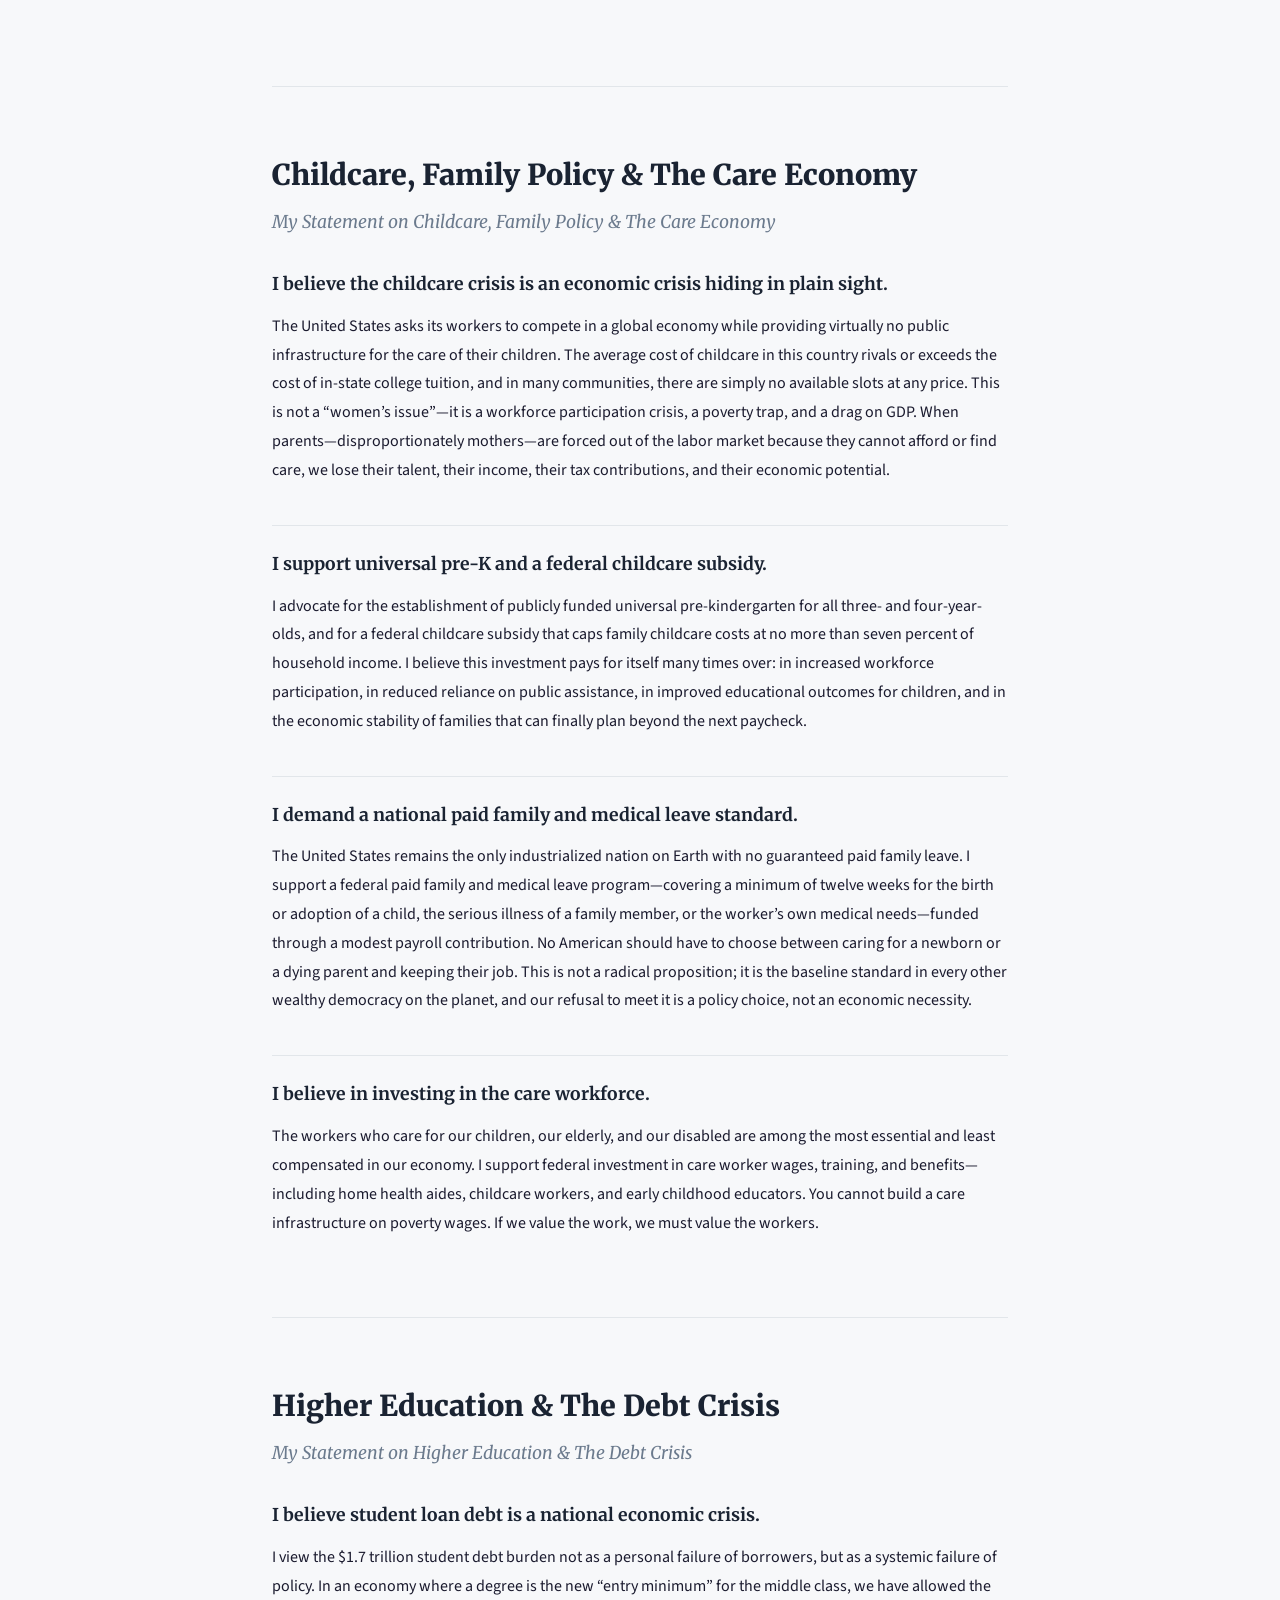
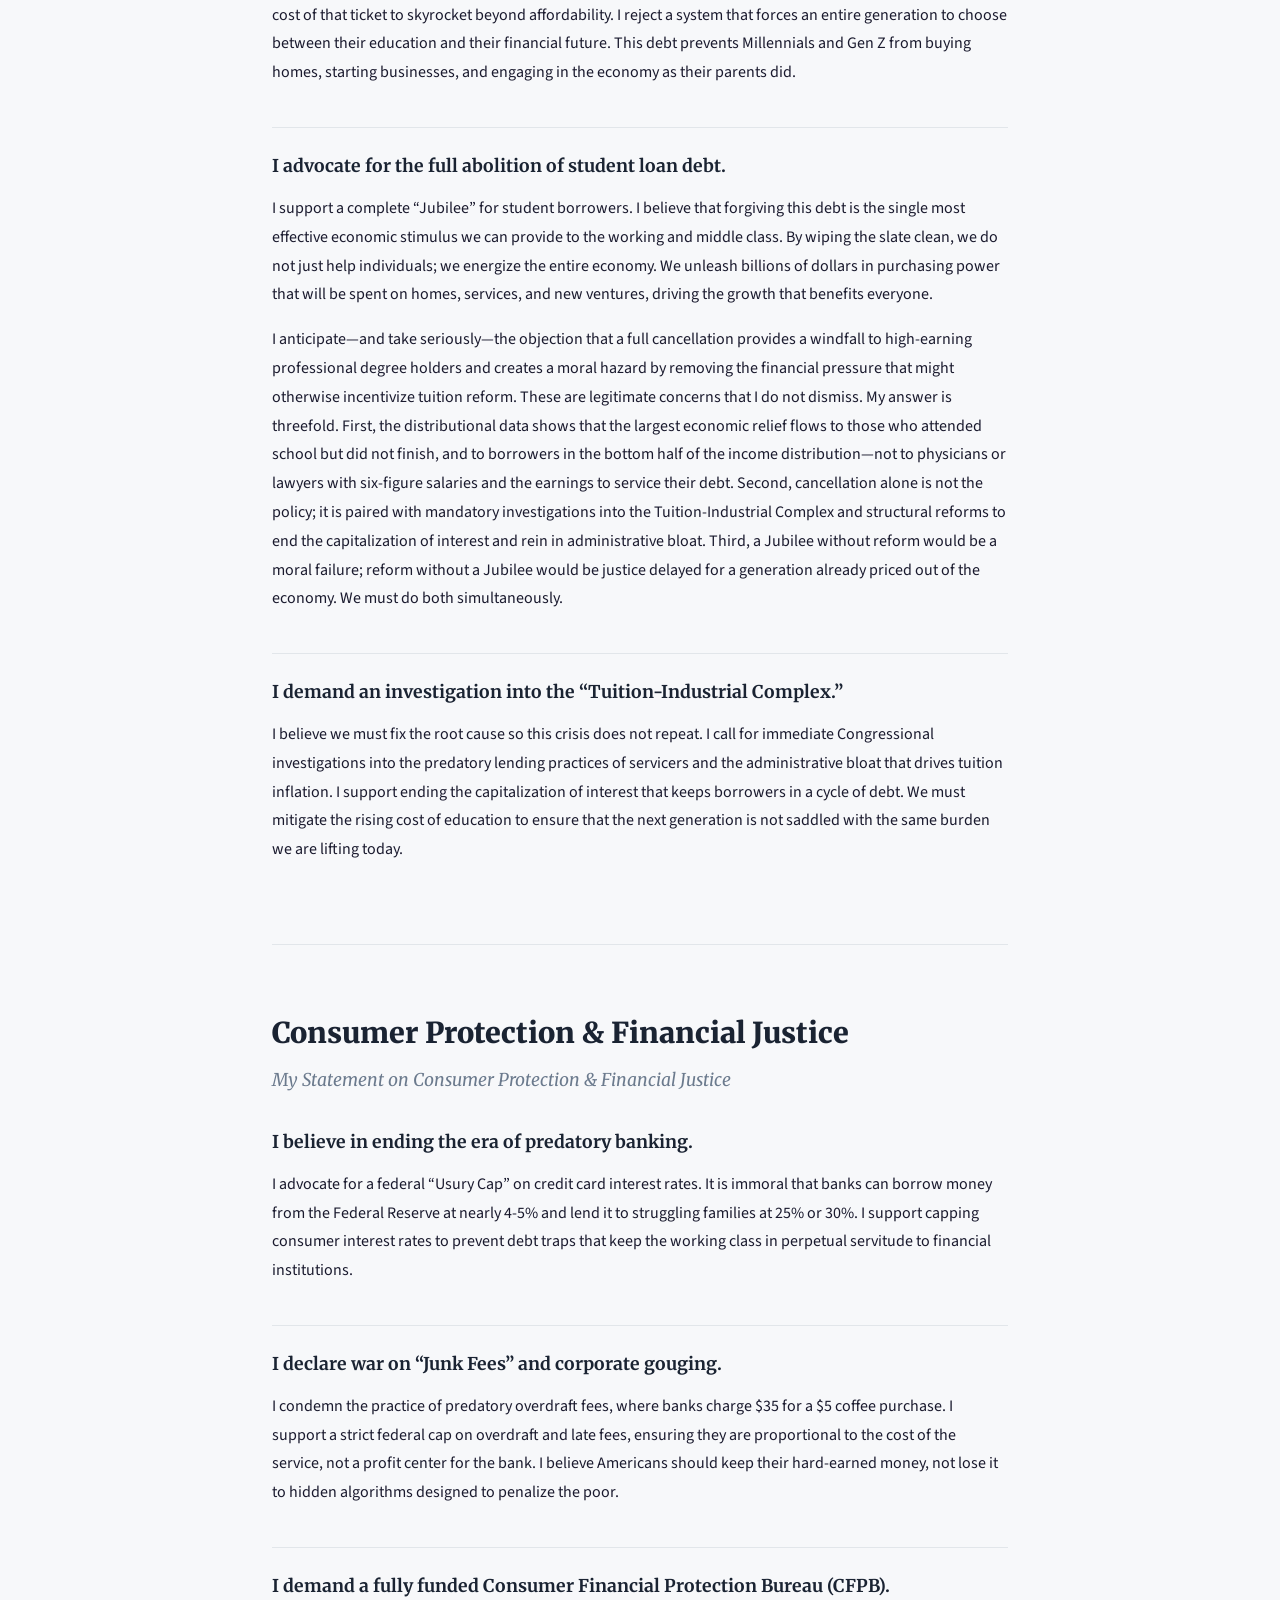
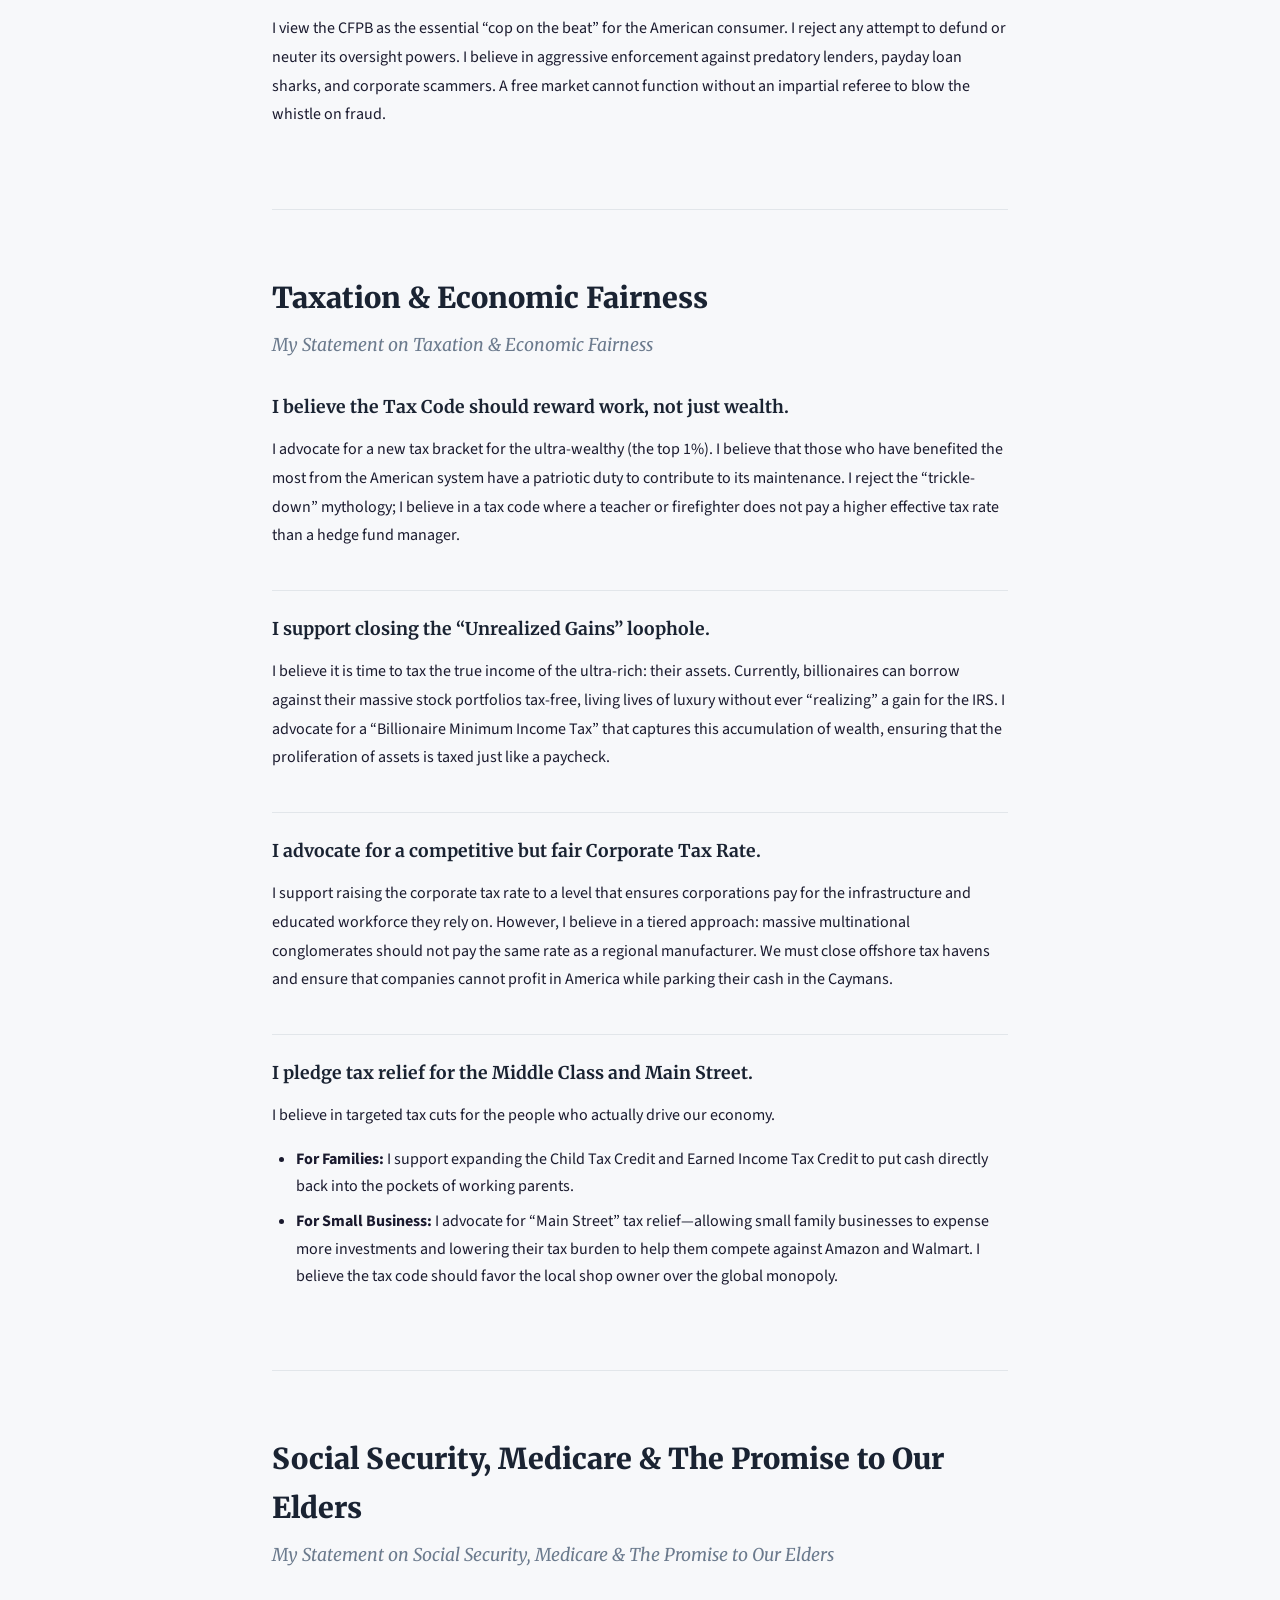
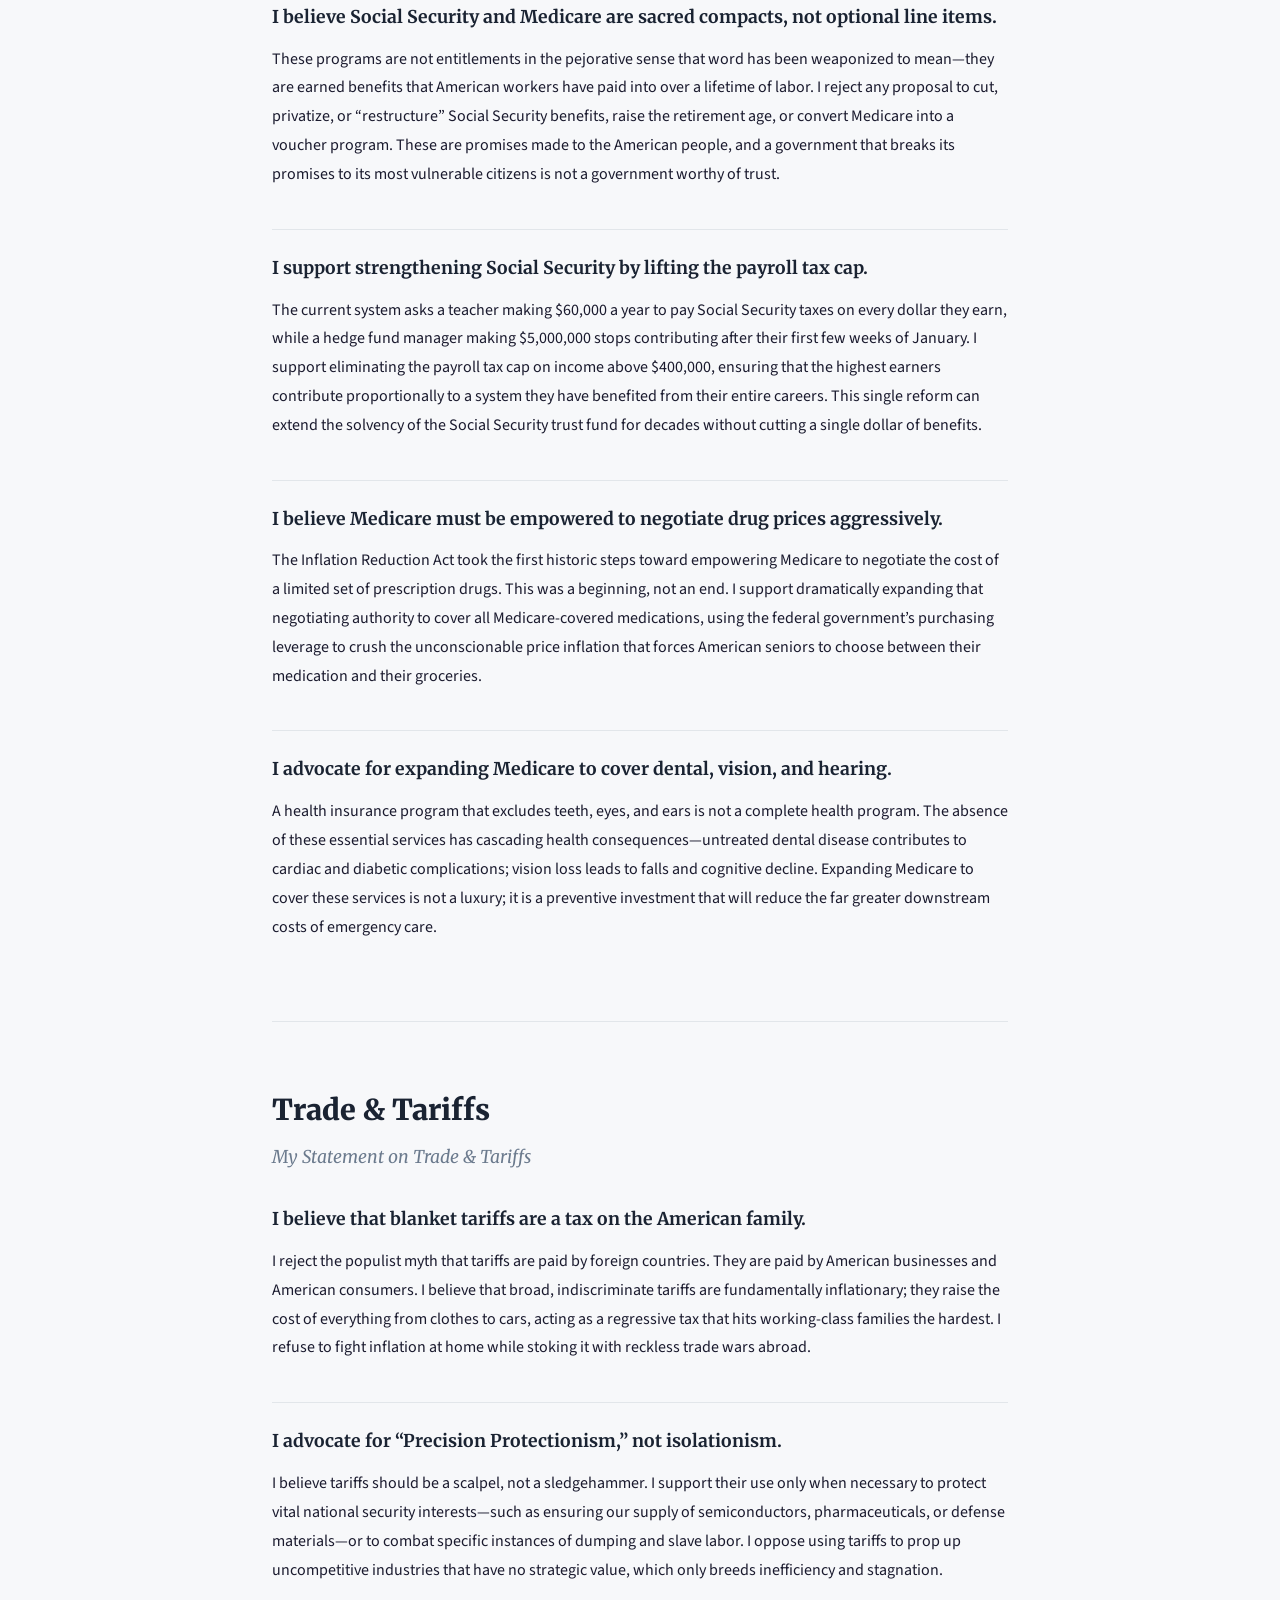
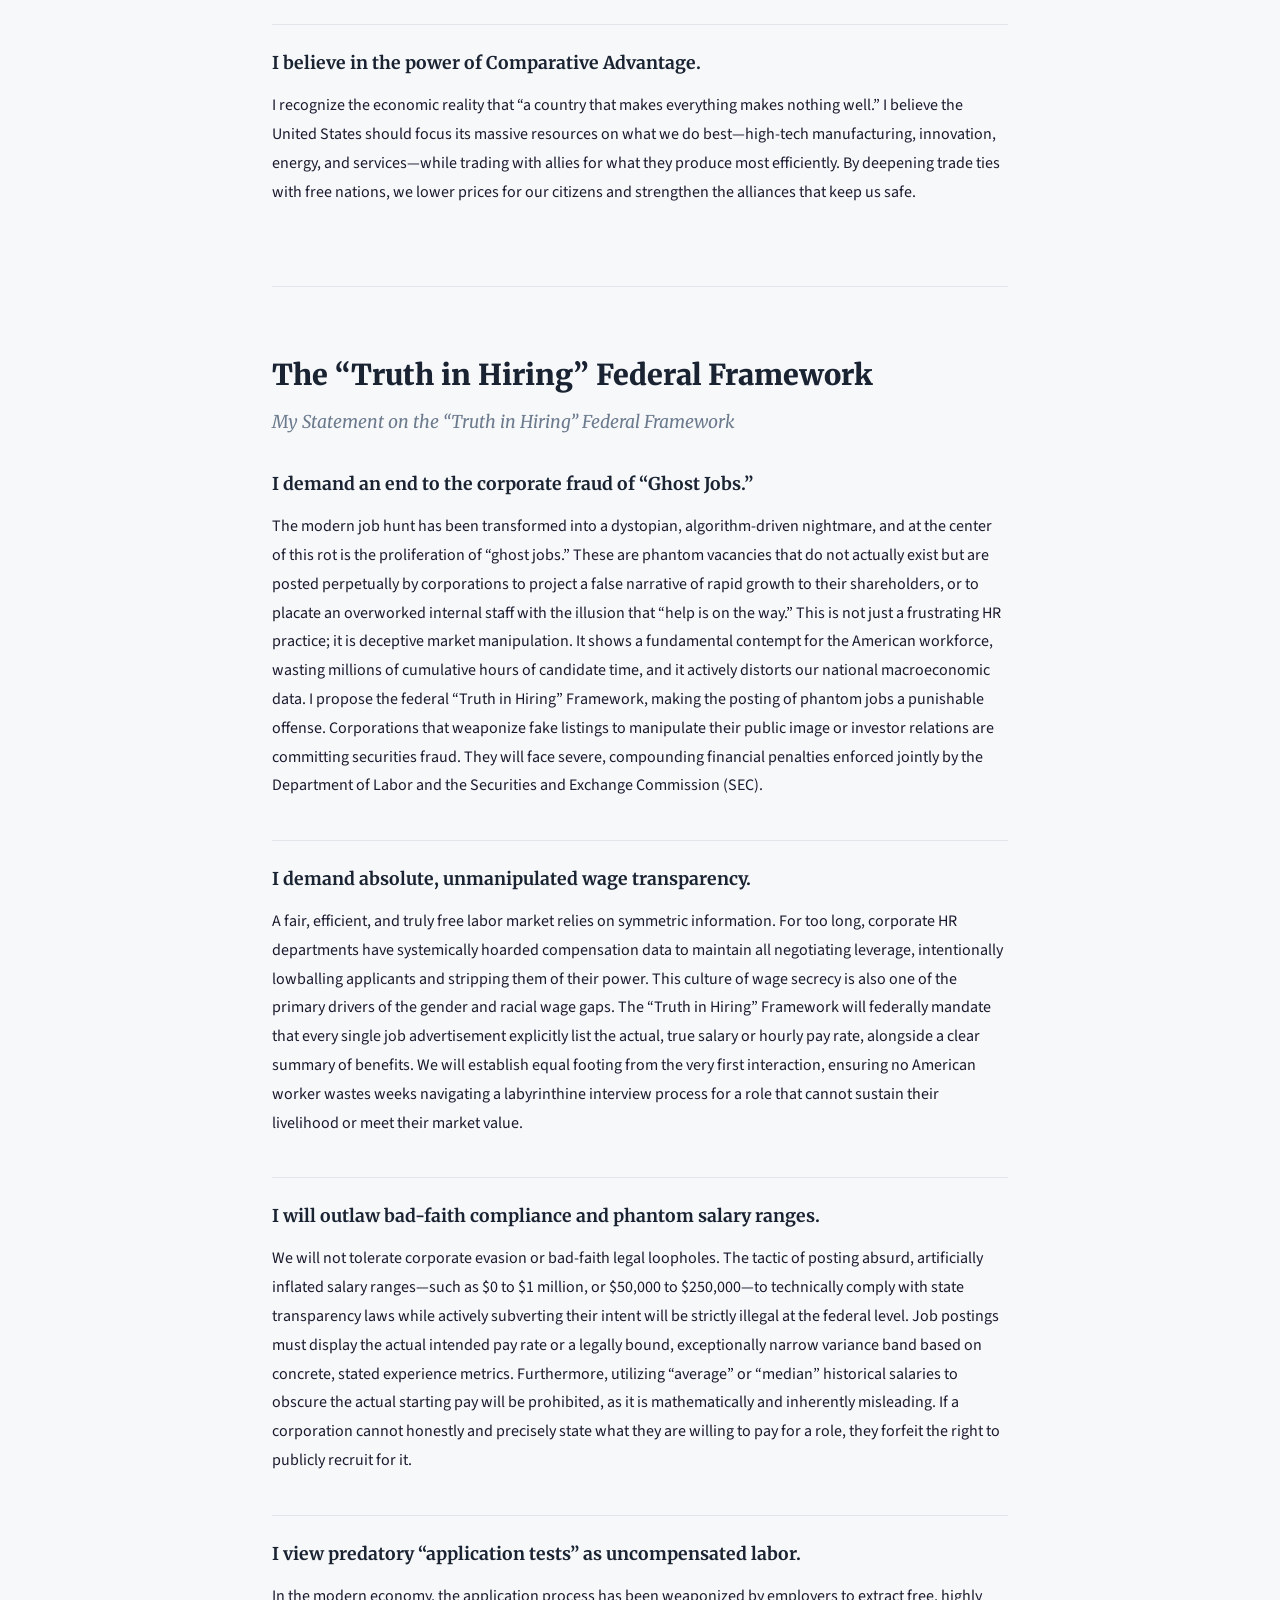
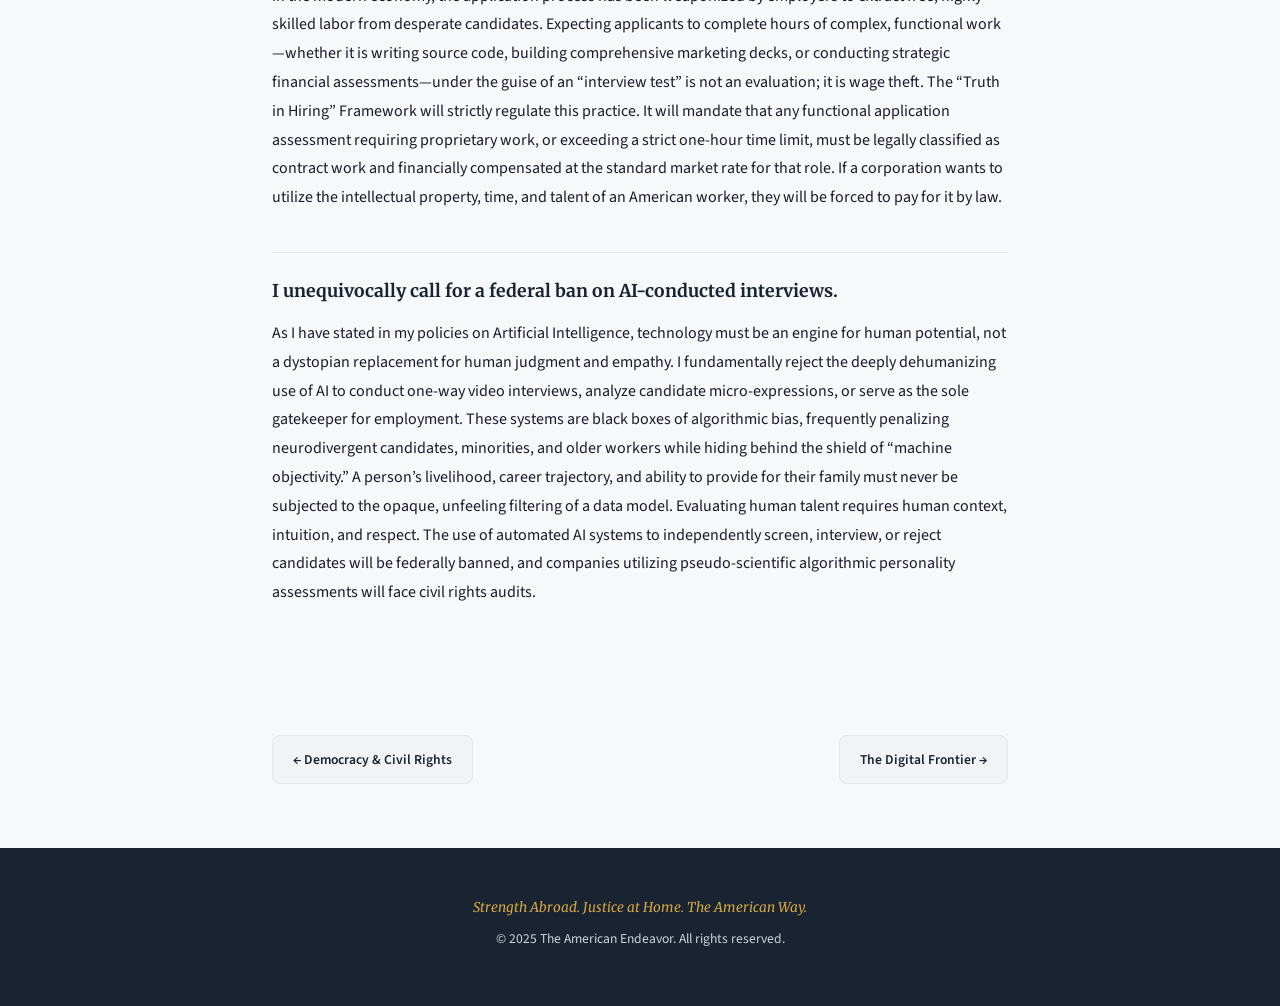
<file: economy.html>
<!DOCTYPE html>
<html lang="en">
<head>
  <meta charset="UTF-8">
  <meta name="viewport" content="width=device-width, initial-scale=1.0">
  <link rel="shortcut icon" href="favicon.ico">
  <link rel="icon" type="image/png" sizes="32x32" href="favicon-32.png">
  <link rel="icon" type="image/png" sizes="16x16" href="favicon-16.png">
  <title>The American Economy | The American Endeavor</title>
  <meta name="description" content="Housing, healthcare, labor, taxation, and building an economy that works for everyone.">
  <meta name="author" content="Paul Andrew Turner Jr.">
  <link rel="canonical" href="https://pandrewturner.github.io/The-American-Endeavor/economy.html">

  <!-- Open Graph -->
  <meta property="og:title" content="The American Economy | The American Endeavor">
  <meta property="og:description" content="Housing, healthcare, labor, taxation, and building an economy that works for everyone.">
  <meta property="og:type" content="article">
  <meta property="og:url" content="https://pandrewturner.github.io/The-American-Endeavor/economy.html">
  <meta property="og:image" content="https://pandrewturner.github.io/The-American-Endeavor/American Endeavor_v2.png">
  <meta property="og:site_name" content="The American Endeavor">

  <!-- Twitter Card -->
  <meta name="twitter:card" content="summary_large_image">
  <meta name="twitter:title" content="The American Economy | The American Endeavor">
  <meta name="twitter:description" content="Housing, healthcare, labor, taxation, and building an economy that works for everyone.">
  <meta name="twitter:image" content="https://pandrewturner.github.io/The-American-Endeavor/American Endeavor_v2.png">

  <link rel="preconnect" href="https://fonts.googleapis.com">
  <link rel="preconnect" href="https://fonts.gstatic.com" crossorigin>
  <link href="https://fonts.googleapis.com/css2?family=Merriweather:wght@400;700;900&family=Source+Sans+3:wght@400;600;700&display=swap" rel="stylesheet">
  <link rel="stylesheet" href="styles_3.css">
</head>
<body data-page="economy">

<div class="progress-bar" id="progressBar"></div>

<nav class="top-nav">
  <div class="top-nav-inner">
    <a href="index.html" class="nav-brand">
      <img src="American Endeavor_v2.png" alt="The American Endeavor">
      <span>The American Endeavor</span>
    </a>
    <button class="hamburger" id="hamburger" aria-label="Menu">&#9776;</button>
    <ul class="nav-links" id="navLinks">
      <li><a href="index.html" data-nav="home">Home</a></li>
      <li><a href="about.html" data-nav="about">About</a></li>
      <li><a href="preamble.html" data-nav="preamble">Preamble</a></li>
      <li><a href="democracy.html" data-nav="democracy">Democracy <span class="nav-arrow">&#9662;</span></a><ul class="dropdown-menu"><li><a href="democracy.html#civil-rights">Civil Rights</a></li><li><a href="democracy.html#medical-rights">Medical Rights &amp; Bodily Autonomy</a></li><li><a href="democracy.html#trans-rights">Transgender Rights</a></li><li><a href="democracy.html#statehood">Statehood &amp; Representation</a></li><li><a href="democracy.html#voting-rights">Voting Rights</a></li><li><a href="democracy.html#justice">Justice &amp; Rehabilitation</a></li><li><a href="democracy.html#police-reform">Police Reform</a></li><li><a href="democracy.html#federal-accountability">Federal Agent Accountability</a></li><li><a href="democracy.html#education">Education</a></li><li><a href="democracy.html#diversity">Diversity &amp; Inclusion</a></li><li><a href="democracy.html#gun-safety">Gun Safety</a></li><li><a href="democracy.html#government-ethics">Government Ethics</a></li><li><a href="democracy.html#democratic-defense">Democratic Defense</a></li></ul></li>
      <li><a href="economy.html" data-nav="economy">Economy <span class="nav-arrow">&#9662;</span></a><ul class="dropdown-menu"><li><a href="economy.html#housing">Housing &amp; Infrastructure</a></li><li><a href="economy.html#healthcare">Healthcare</a></li><li><a href="economy.html#labor">Labor &amp; Unions</a></li><li><a href="economy.html#childcare">Childcare &amp; Family Policy</a></li><li><a href="economy.html#higher-education">Higher Education &amp; Debt</a></li><li><a href="economy.html#consumer-protection">Consumer Protection</a></li><li><a href="economy.html#taxation">Taxation</a></li><li><a href="economy.html#social-security">Social Security &amp; Medicare</a></li><li><a href="economy.html#trade">Trade &amp; Tariffs</a></li><li><a href="economy.html#truth-in-hiring">Truth in Hiring</a></li></ul></li>
      <li><a href="digital.html" data-nav="digital">Digital <span class="nav-arrow">&#9662;</span></a><ul class="dropdown-menu"><li><a href="digital.html#digital-rights">Digital Rights &amp; Privacy</a></li><li><a href="digital.html#ai-workforce">AI &amp; The Workforce</a></li><li><a href="digital.html#data-rights">Data Rights &amp; Open Innovation</a></li><li><a href="digital.html#digital-security">Digital Security</a></li><li><a href="digital.html#financial-security">Financial Security &amp; Fraud</a></li><li><a href="digital.html#crypto">Cryptocurrency</a></li></ul></li>
      <li><a href="security.html" data-nav="security">Security <span class="nav-arrow">&#9662;</span></a><ul class="dropdown-menu"><li><a href="security.html#immigration">Immigration</a></li><li><a href="security.html#dhs-reform">DHS Reform</a></li><li><a href="security.html#national-defense">National Defense</a></li><li><a href="security.html#environment">Environment &amp; Public Lands</a></li></ul></li>
      <li><a href="foreign-policy.html" data-nav="foreign-policy">Foreign Policy <span class="nav-arrow">&#9662;</span></a><ul class="dropdown-menu"><li><a href="foreign-policy.html#universalist-realism">Universalist Realism</a></li><li><a href="foreign-policy.html#israel-palestine">Israel &amp; Palestine</a></li><li><a href="foreign-policy.html#iran">Iran</a></li><li><a href="foreign-policy.html#russia-ukraine">Russia &amp; Ukraine</a></li><li><a href="foreign-policy.html#western-hemisphere">Western Hemisphere</a></li><li><a href="foreign-policy.html#asia-pacific">Asia-Pacific &amp; China</a></li><li><a href="foreign-policy.html#global-competition">Global Economic Competition</a></li></ul></li>
      <li><a href="closing.html" data-nav="closing">Closing</a></li>
    </ul>
  </div>
</nav>

<div class="category-hero">
  <h1>The American Economy &amp; Human Capital</h1>
  <p class="category-lead">I believe in &ldquo;Modern Supply-Side&rdquo; economics&mdash;the government must back strategic industries, invest in its people, and build an economy that works for everyone.</p>
</div>

<div class="main-content">
  <div class="cards-grid fade-in">
    <a href="#housing" class="topic-card"><h4>Housing &amp; Infrastructure</h4><p>Ending exclusionary zoning, first-time homebuyer assistance, anti-speculation laws, high-speed rail, and energy strategy.</p></a>
    <a href="#healthcare" class="topic-card"><h4>Healthcare</h4><p>A public option, full Medicaid expansion, mental health parity, opioid crisis response, and saving rural hospitals.</p></a>
    <a href="#labor" class="topic-card"><h4>Labor &amp; Unions</h4><p>The PRO Act, raising the minimum wage, gig worker protections, and restoring the power of organized labor.</p></a>
    <a href="#childcare" class="topic-card"><h4>Childcare &amp; Family Policy</h4><p>Universal pre-K, capping childcare costs, 12 weeks of paid family leave, and investing in care workers.</p></a>
    <a href="#higher-education" class="topic-card"><h4>Higher Education &amp; Debt</h4><p>Full student loan jubilee, investigating the Tuition-Industrial Complex, and ending interest capitalization.</p></a>
    <a href="#consumer-protection" class="topic-card"><h4>Consumer Protection</h4><p>Usury caps on credit cards, eliminating junk fees, and a fully funded CFPB.</p></a>
    <a href="#taxation" class="topic-card"><h4>Taxation</h4><p>New brackets for the ultra-wealthy, closing the unrealized gains loophole, and middle-class tax relief.</p></a>
    <a href="#social-security" class="topic-card"><h4>Social Security &amp; Medicare</h4><p>Lifting the payroll tax cap, aggressive drug price negotiation, and expanding Medicare to cover dental, vision, and hearing.</p></a>
    <a href="#trade" class="topic-card"><h4>Trade &amp; Tariffs</h4><p>Precision Protectionism over blanket tariffs, comparative advantage, and deepening ties with allied nations.</p></a>
    <a href="#truth-in-hiring" class="topic-card"><h4>Truth in Hiring</h4><p>Banning ghost jobs, mandating wage transparency, compensating application tests, and banning AI interviews.</p></a>
  </div>


  <section id="housing" class="content-section fade-in">
    <h2>The American Economy: Housing &amp; Infrastructure</h2>
    <h3>My Statement on Housing &amp; Infrastructure</h3>
    <h4>I believe in an &ldquo;American Blueprint&rdquo; for the housing crisis.</h4>
    <p>I view the housing affordability crisis as a policy choice caused by artificial scarcity. I support conditioning federal transportation and HUD grants on the removal of exclusionary zoning laws. States and municipalities that ban &ldquo;missing middle&rdquo; housing (duplexes, townhomes) or enforce arbitrary parking minimums should not receive federal infrastructure dollars. I believe in building our way out of the crisis: if we want to welcome immigrants and empower the middle class, we must legalize the construction of homes.</p>
    <h4>I believe in unlocking the American Dream through federal homebuyer assistance.</h4>
    <p>I advocate for robust first-time homebuyer tax credits and federally backed downpayment assistance loans. The greatest barrier to homeownership for the working and middle class is often not the monthly mortgage, but the immense upfront capital required to close. I believe that if we want to build a true ownership society, we must bridge this wealth gap. By providing targeted federal support for new buyers, we allow young families to build generational wealth and stabilize our communities, rather than remaining trapped in a cycle of renting from corporate landlords.</p>
    <h4>I advocate for housing affordability through anti-speculation laws.</h4>
    <p>I believe homes are for families, not financial portfolios. In addition to building more supply, I support tax penalties on large institutional investors and hedge funds that buy up single-family starter homes to turn them into permanent rentals. We must level the playing field so that first-time homebuyers are not outbid by Wall Street conglomerates.</p>
    <h4>I believe infrastructure is the physical backbone of democracy.</h4>
    <p>I advocate for a &ldquo;fix-it-first&rdquo; policy that prioritizes the modernization of existing transit, bridges, and rail over seamless sprawl. I support massive federal investment in high-speed rail and public transit, not just to combat climate change, but to connect marginalized communities to economic opportunity. Freedom of movement is a civil right, and robust public transit is its guarantor.</p>
    <h4>I believe in rebuilding the physical arteries of American commerce.</h4>
    <p>I advocate for a massive, federally-led investment in our national infrastructure. This is not just about patching potholes; it is about modernizing the bridges, tunnels, and ports that facilitate our trade. I believe that a superpower cannot run on third-world infrastructure. From reinforcing our power grids to withstand climate disasters to expanding rural broadband and fiber access, I believe that connectivity is a prerequisite for economic opportunity in the 21st century.</p>
    <h4>I support an &ldquo;All-of-the-Above&rdquo; energy strategy focused on efficiency.</h4>
    <p>I believe in aggressive investment in renewable energy technologies to secure a sustainable future. I fully support the development, research, and construction of green, renewable, and clean energy, such as Solar, Wind, and Hydroelectric, while also supporting nuclear energy. However, I reject the immediate abandonment of our current energy baseline. I support investing in the modernization of non-renewable energy facilities to drastically reduce pollution and increase efficiency. We must transition intelligently, ensuring energy reliability while we build the green grid of tomorrow.</p>
    <h4>I advocate for the re-shoring of critical high-tech industries.</h4>
    <p>I view the domestic production of semiconductors and microchips not just as an economic goal, but as a national security imperative. I support federal incentives to build factories that produce high-tech components and revitalize our automotive industry. We must end our reliance on fragile foreign supply chains for the technologies that power our cars, our phones, and our defense systems.</p>
  </section>
  <section id="healthcare" class="content-section fade-in">
    <h2>Healthcare</h2>
    <h3>My Statement on Healthcare</h3>
    <h4>I believe in healthcare as a universal choice.</h4>
    <p>I support a &ldquo;Public Option&rdquo; that competes directly with private insurers. I believe every American should have the option to buy into a high-quality, government-run plan (like Medicare) that utilizes federal negotiating power to crush the cost of prescription drugs. I do not believe in forcing people onto a single plan, but I believe in forcing private insurance companies to compete against a non-profit alternative. If they cannot provide better care than the government at a lower cost, they do not deserve to exist.</p>
    <h4>I demand the full expansion of Medicaid in every state.</h4>
    <p>There are still states in this country that have refused to expand Medicaid under the Affordable Care Act, leaving millions of their poorest residents in a &ldquo;coverage gap&rdquo;&mdash;too poor to afford marketplace insurance, too &ldquo;wealthy&rdquo; for pre-expansion Medicaid. This is not a policy disagreement; it is a moral abdication. I support using every available federal lever&mdash;including enhanced matching rates and, if necessary, direct federal enrollment&mdash;to close this gap. No American should die of a treatable illness because their governor made a political calculation.</p>
    <h4>I believe mental health is health&mdash;and I demand parity in practice, not just in law.</h4>
    <p>The Mental Health Parity and Addiction Equity Act has been on the books for over fifteen years, and insurers continue to violate it with impunity&mdash;imposing higher copays, stricter prior authorization requirements, and narrower provider networks for mental health than for physical health. I support aggressive federal enforcement of parity requirements, including meaningful financial penalties for insurers who systematically deny mental health claims. I also support a major federal investment in the mental health workforce pipeline&mdash;training grants, loan forgiveness, and Medicaid reimbursement rate increases&mdash;to address the catastrophic shortage of providers, particularly in rural and underserved communities.</p>
    <h4>I view the opioid and fentanyl crisis as a public health emergency, not a criminal justice problem.</h4>
    <p>The synthetic opioid epidemic has killed more Americans than any drug crisis in our history, and our response has been catastrophically inadequate. I support a public health framework that prioritizes medication-assisted treatment, harm reduction (including the expansion of naloxone access and supervised consumption sites), and the treatment of addiction as the medical condition it is&mdash;not a moral failing to be punished. At the same time, I support aggressive interdiction of fentanyl precursors at our borders and diplomatic pressure on the nations where those precursors originate. We must treat the demand side with compassion and the supply side with force.</p>
    <h4>I refuse to accept the death of rural healthcare.</h4>
    <p>Rural hospital closures have reached crisis levels&mdash;over 150 rural hospitals have closed or converted since 2010, and hundreds more are at risk. I support emergency federal stabilization funding for at-risk rural hospitals, the expansion of telehealth infrastructure and reimbursement, and loan forgiveness programs for healthcare professionals who practice in underserved rural areas. A zip code should not determine whether you survive a heart attack.</p>
  </section>
  <section id="labor" class="content-section fade-in">
    <h2>Labor, Unions &amp; The Worker&rsquo;s Compact</h2>
    <h3>My Statement on Labor, Unions &amp; The Worker&rsquo;s Compact</h3>
    <h4>I believe organized labor is the backbone of the middle class.</h4>
    <p>The decades-long assault on union power has not been a victory for the free market&mdash;it has been a transfer of leverage from workers to shareholders. The collapse of union membership since the 1970s directly correlates with the stagnation of middle-class wages, the explosion of income inequality, and the erosion of workplace safety standards. I believe that the right to organize, collectively bargain, and strike is as fundamental as any right in the Bill of Rights. Without the countervailing power of organized labor, the employment relationship is not a negotiation&mdash;it is a dictation.</p>
    <h4>I support the full passage of the PRO Act.</h4>
    <p>I advocate for the Protecting the Right to Organize Act as the essential legislative update to the NLRA for the modern economy. Specifically, I support ending the use of mandatory &ldquo;captive audience&rdquo; anti-union meetings, cracking down on the illegal firing of union organizers, closing the independent contractor misclassification loophole that companies use to deny workers basic protections, and strengthening the penalty structure for labor law violations so that breaking the law is no longer simply a cost of doing business.</p>
    <h4>I believe the minimum wage is a floor, not a ceiling.</h4>
    <p>I support raising the federal minimum wage and indexing it to inflation so that Congress never again has to fight the same battle twice. No one who works a full-time job in the wealthiest nation in history should live in poverty. I believe the minimum wage should be a living wage&mdash;calibrated to regional cost of living&mdash;and that the tip credit system, which allows employers to shift wage obligations to customers through tipping, must be fundamentally reformed.</p>
    <h4>I demand protections for the gig economy worker.</h4>
    <p>The rise of app-based gig work has created a new class of worker: economically dependent on a single platform but legally stripped of the protections afforded to employees. I support a federal standard that ensures gig workers who meet the functional definition of employment&mdash;consistent hours, platform control, single-source income&mdash;receive access to unemployment insurance, workers&rsquo; compensation, and the right to organize, regardless of how their contracts are classified.</p>
    <h4>I acknowledge the tension of public sector unions.</h4>
    <p>I believe in the right of public employees&mdash;including teachers, firefighters, and federal workers&mdash;to organize and bargain collectively. However, I recognize that public sector unions operate in a distinct context: they negotiate with government, and their contracts are funded by taxpayers. I believe this distinction requires transparency, not prohibition. Collective bargaining agreements in the public sector should be subject to public disclosure and democratic accountability. Where public sector unions&mdash;including police unions&mdash;use their institutional power to obstruct accountability measures or shield misconduct, I believe that specific contractual provisions must yield to the public interest. The right to organize does not include the right to insulate bad actors from consequence.</p>
  </section>
  <section id="childcare" class="content-section fade-in">
    <h2>Childcare, Family Policy &amp; The Care Economy</h2>
    <h3>My Statement on Childcare, Family Policy &amp; The Care Economy</h3>
    <h4>I believe the childcare crisis is an economic crisis hiding in plain sight.</h4>
    <p>The United States asks its workers to compete in a global economy while providing virtually no public infrastructure for the care of their children. The average cost of childcare in this country rivals or exceeds the cost of in-state college tuition, and in many communities, there are simply no available slots at any price. This is not a &ldquo;women&rsquo;s issue&rdquo;&mdash;it is a workforce participation crisis, a poverty trap, and a drag on GDP. When parents&mdash;disproportionately mothers&mdash;are forced out of the labor market because they cannot afford or find care, we lose their talent, their income, their tax contributions, and their economic potential.</p>
    <h4>I support universal pre-K and a federal childcare subsidy.</h4>
    <p>I advocate for the establishment of publicly funded universal pre-kindergarten for all three- and four-year-olds, and for a federal childcare subsidy that caps family childcare costs at no more than seven percent of household income. I believe this investment pays for itself many times over: in increased workforce participation, in reduced reliance on public assistance, in improved educational outcomes for children, and in the economic stability of families that can finally plan beyond the next paycheck.</p>
    <h4>I demand a national paid family and medical leave standard.</h4>
    <p>The United States remains the only industrialized nation on Earth with no guaranteed paid family leave. I support a federal paid family and medical leave program&mdash;covering a minimum of twelve weeks for the birth or adoption of a child, the serious illness of a family member, or the worker&rsquo;s own medical needs&mdash;funded through a modest payroll contribution. No American should have to choose between caring for a newborn or a dying parent and keeping their job. This is not a radical proposition; it is the baseline standard in every other wealthy democracy on the planet, and our refusal to meet it is a policy choice, not an economic necessity.</p>
    <h4>I believe in investing in the care workforce.</h4>
    <p>The workers who care for our children, our elderly, and our disabled are among the most essential and least compensated in our economy. I support federal investment in care worker wages, training, and benefits&mdash;including home health aides, childcare workers, and early childhood educators. You cannot build a care infrastructure on poverty wages. If we value the work, we must value the workers.</p>
  </section>
  <section id="higher-education" class="content-section fade-in">
    <h2>Higher Education &amp; The Debt Crisis</h2>
    <h3>My Statement on Higher Education &amp; The Debt Crisis</h3>
    <h4>I believe student loan debt is a national economic crisis.</h4>
    <p>I view the $1.7 trillion student debt burden not as a personal failure of borrowers, but as a systemic failure of policy. In an economy where a degree is the new &ldquo;entry minimum&rdquo; for the middle class, we have allowed the cost of that ticket to skyrocket beyond affordability. I reject a system that forces an entire generation to choose between their education and their financial future. This debt prevents Millennials and Gen Z from buying homes, starting businesses, and engaging in the economy as their parents did.</p>
    <h4>I advocate for the full abolition of student loan debt.</h4>
    <p>I support a complete &ldquo;Jubilee&rdquo; for student borrowers. I believe that forgiving this debt is the single most effective economic stimulus we can provide to the working and middle class. By wiping the slate clean, we do not just help individuals; we energize the entire economy. We unleash billions of dollars in purchasing power that will be spent on homes, services, and new ventures, driving the growth that benefits everyone.</p>
    <p>I anticipate&mdash;and take seriously&mdash;the objection that a full cancellation provides a windfall to high-earning professional degree holders and creates a moral hazard by removing the financial pressure that might otherwise incentivize tuition reform. These are legitimate concerns that I do not dismiss. My answer is threefold. First, the distributional data shows that the largest economic relief flows to those who attended school but did not finish, and to borrowers in the bottom half of the income distribution&mdash;not to physicians or lawyers with six-figure salaries and the earnings to service their debt. Second, cancellation alone is not the policy; it is paired with mandatory investigations into the Tuition-Industrial Complex and structural reforms to end the capitalization of interest and rein in administrative bloat. Third, a Jubilee without reform would be a moral failure; reform without a Jubilee would be justice delayed for a generation already priced out of the economy. We must do both simultaneously.</p>
    <h4>I demand an investigation into the &ldquo;Tuition-Industrial Complex.&rdquo;</h4>
    <p>I believe we must fix the root cause so this crisis does not repeat. I call for immediate Congressional investigations into the predatory lending practices of servicers and the administrative bloat that drives tuition inflation. I support ending the capitalization of interest that keeps borrowers in a cycle of debt. We must mitigate the rising cost of education to ensure that the next generation is not saddled with the same burden we are lifting today.</p>
  </section>
  <section id="consumer-protection" class="content-section fade-in">
    <h2>Consumer Protection &amp; Financial Justice</h2>
    <h3>My Statement on Consumer Protection &amp; Financial Justice</h3>
    <h4>I believe in ending the era of predatory banking.</h4>
    <p>I advocate for a federal &ldquo;Usury Cap&rdquo; on credit card interest rates. It is immoral that banks can borrow money from the Federal Reserve at nearly 4-5% and lend it to struggling families at 25% or 30%. I support capping consumer interest rates to prevent debt traps that keep the working class in perpetual servitude to financial institutions.</p>
    <h4>I declare war on &ldquo;Junk Fees&rdquo; and corporate gouging.</h4>
    <p>I condemn the practice of predatory overdraft fees, where banks charge $35 for a $5 coffee purchase. I support a strict federal cap on overdraft and late fees, ensuring they are proportional to the cost of the service, not a profit center for the bank. I believe Americans should keep their hard-earned money, not lose it to hidden algorithms designed to penalize the poor.</p>
    <h4>I demand a fully funded Consumer Financial Protection Bureau (CFPB).</h4>
    <p>I view the CFPB as the essential &ldquo;cop on the beat&rdquo; for the American consumer. I reject any attempt to defund or neuter its oversight powers. I believe in aggressive enforcement against predatory lenders, payday loan sharks, and corporate scammers. A free market cannot function without an impartial referee to blow the whistle on fraud.</p>
  </section>
  <section id="taxation" class="content-section fade-in">
    <h2>Taxation &amp; Economic Fairness</h2>
    <h3>My Statement on Taxation &amp; Economic Fairness</h3>
    <h4>I believe the Tax Code should reward work, not just wealth.</h4>
    <p>I advocate for a new tax bracket for the ultra-wealthy (the top 1%). I believe that those who have benefited the most from the American system have a patriotic duty to contribute to its maintenance. I reject the &ldquo;trickle-down&rdquo; mythology; I believe in a tax code where a teacher or firefighter does not pay a higher effective tax rate than a hedge fund manager.</p>
    <h4>I support closing the &ldquo;Unrealized Gains&rdquo; loophole.</h4>
    <p>I believe it is time to tax the true income of the ultra-rich: their assets. Currently, billionaires can borrow against their massive stock portfolios tax-free, living lives of luxury without ever &ldquo;realizing&rdquo; a gain for the IRS. I advocate for a &ldquo;Billionaire Minimum Income Tax&rdquo; that captures this accumulation of wealth, ensuring that the proliferation of assets is taxed just like a paycheck.</p>
    <h4>I advocate for a competitive but fair Corporate Tax Rate.</h4>
    <p>I support raising the corporate tax rate to a level that ensures corporations pay for the infrastructure and educated workforce they rely on. However, I believe in a tiered approach: massive multinational conglomerates should not pay the same rate as a regional manufacturer. We must close offshore tax havens and ensure that companies cannot profit in America while parking their cash in the Caymans.</p>
    <h4>I pledge tax relief for the Middle Class and Main Street.</h4>
    <p>I believe in targeted tax cuts for the people who actually drive our economy.</p>
    <ul>
      <li><strong>For Families:</strong> I support expanding the Child Tax Credit and Earned Income Tax Credit to put cash directly back into the pockets of working parents.</li>
      <li><strong>For Small Business:</strong> I advocate for &ldquo;Main Street&rdquo; tax relief&mdash;allowing small family businesses to expense more investments and lowering their tax burden to help them compete against Amazon and Walmart. I believe the tax code should favor the local shop owner over the global monopoly.</li>
    </ul>
  </section>
  <section id="social-security" class="content-section fade-in">
    <h2>Social Security, Medicare &amp; The Promise to Our Elders</h2>
    <h3>My Statement on Social Security, Medicare &amp; The Promise to Our Elders</h3>
    <h4>I believe Social Security and Medicare are sacred compacts, not optional line items.</h4>
    <p>These programs are not entitlements in the pejorative sense that word has been weaponized to mean&mdash;they are earned benefits that American workers have paid into over a lifetime of labor. I reject any proposal to cut, privatize, or &ldquo;restructure&rdquo; Social Security benefits, raise the retirement age, or convert Medicare into a voucher program. These are promises made to the American people, and a government that breaks its promises to its most vulnerable citizens is not a government worthy of trust.</p>
    <h4>I support strengthening Social Security by lifting the payroll tax cap.</h4>
    <p>The current system asks a teacher making $60,000 a year to pay Social Security taxes on every dollar they earn, while a hedge fund manager making $5,000,000 stops contributing after their first few weeks of January. I support eliminating the payroll tax cap on income above $400,000, ensuring that the highest earners contribute proportionally to a system they have benefited from their entire careers. This single reform can extend the solvency of the Social Security trust fund for decades without cutting a single dollar of benefits.</p>
    <h4>I believe Medicare must be empowered to negotiate drug prices aggressively.</h4>
    <p>The Inflation Reduction Act took the first historic steps toward empowering Medicare to negotiate the cost of a limited set of prescription drugs. This was a beginning, not an end. I support dramatically expanding that negotiating authority to cover all Medicare-covered medications, using the federal government&rsquo;s purchasing leverage to crush the unconscionable price inflation that forces American seniors to choose between their medication and their groceries.</p>
    <h4>I advocate for expanding Medicare to cover dental, vision, and hearing.</h4>
    <p>A health insurance program that excludes teeth, eyes, and ears is not a complete health program. The absence of these essential services has cascading health consequences&mdash;untreated dental disease contributes to cardiac and diabetic complications; vision loss leads to falls and cognitive decline. Expanding Medicare to cover these services is not a luxury; it is a preventive investment that will reduce the far greater downstream costs of emergency care.</p>
  </section>
  <section id="trade" class="content-section fade-in">
    <h2>Trade &amp; Tariffs</h2>
    <h3>My Statement on Trade &amp; Tariffs</h3>
    <h4>I believe that blanket tariffs are a tax on the American family.</h4>
    <p>I reject the populist myth that tariffs are paid by foreign countries. They are paid by American businesses and American consumers. I believe that broad, indiscriminate tariffs are fundamentally inflationary; they raise the cost of everything from clothes to cars, acting as a regressive tax that hits working-class families the hardest. I refuse to fight inflation at home while stoking it with reckless trade wars abroad.</p>
    <h4>I advocate for &ldquo;Precision Protectionism,&rdquo; not isolationism.</h4>
    <p>I believe tariffs should be a scalpel, not a sledgehammer. I support their use only when necessary to protect vital national security interests&mdash;such as ensuring our supply of semiconductors, pharmaceuticals, or defense materials&mdash;or to combat specific instances of dumping and slave labor. I oppose using tariffs to prop up uncompetitive industries that have no strategic value, which only breeds inefficiency and stagnation.</p>
    <h4>I believe in the power of Comparative Advantage.</h4>
    <p>I recognize the economic reality that &ldquo;a country that makes everything makes nothing well.&rdquo; I believe the United States should focus its massive resources on what we do best&mdash;high-tech manufacturing, innovation, energy, and services&mdash;while trading with allies for what they produce most efficiently. By deepening trade ties with free nations, we lower prices for our citizens and strengthen the alliances that keep us safe.</p>
  </section>
  <section id="truth-in-hiring" class="content-section fade-in">
    <h2>The &ldquo;Truth in Hiring&rdquo; Federal Framework</h2>
    <h3>My Statement on the &ldquo;Truth in Hiring&rdquo; Federal Framework</h3>
    <h4>I demand an end to the corporate fraud of &ldquo;Ghost Jobs.&rdquo;</h4>
    <p>The modern job hunt has been transformed into a dystopian, algorithm-driven nightmare, and at the center of this rot is the proliferation of &ldquo;ghost jobs.&rdquo; These are phantom vacancies that do not actually exist but are posted perpetually by corporations to project a false narrative of rapid growth to their shareholders, or to placate an overworked internal staff with the illusion that &ldquo;help is on the way.&rdquo; This is not just a frustrating HR practice; it is deceptive market manipulation. It shows a fundamental contempt for the American workforce, wasting millions of cumulative hours of candidate time, and it actively distorts our national macroeconomic data. I propose the federal &ldquo;Truth in Hiring&rdquo; Framework, making the posting of phantom jobs a punishable offense. Corporations that weaponize fake listings to manipulate their public image or investor relations are committing securities fraud. They will face severe, compounding financial penalties enforced jointly by the Department of Labor and the Securities and Exchange Commission (SEC).</p>
    <h4>I demand absolute, unmanipulated wage transparency.</h4>
    <p>A fair, efficient, and truly free labor market relies on symmetric information. For too long, corporate HR departments have systemically hoarded compensation data to maintain all negotiating leverage, intentionally lowballing applicants and stripping them of their power. This culture of wage secrecy is also one of the primary drivers of the gender and racial wage gaps. The &ldquo;Truth in Hiring&rdquo; Framework will federally mandate that every single job advertisement explicitly list the actual, true salary or hourly pay rate, alongside a clear summary of benefits. We will establish equal footing from the very first interaction, ensuring no American worker wastes weeks navigating a labyrinthine interview process for a role that cannot sustain their livelihood or meet their market value.</p>
    <h4>I will outlaw bad-faith compliance and phantom salary ranges.</h4>
    <p>We will not tolerate corporate evasion or bad-faith legal loopholes. The tactic of posting absurd, artificially inflated salary ranges&mdash;such as $0 to $1 million, or $50,000 to $250,000&mdash;to technically comply with state transparency laws while actively subverting their intent will be strictly illegal at the federal level. Job postings must display the actual intended pay rate or a legally bound, exceptionally narrow variance band based on concrete, stated experience metrics. Furthermore, utilizing &ldquo;average&rdquo; or &ldquo;median&rdquo; historical salaries to obscure the actual starting pay will be prohibited, as it is mathematically and inherently misleading. If a corporation cannot honestly and precisely state what they are willing to pay for a role, they forfeit the right to publicly recruit for it.</p>
    <h4>I view predatory &ldquo;application tests&rdquo; as uncompensated labor.</h4>
    <p>In the modern economy, the application process has been weaponized by employers to extract free, highly skilled labor from desperate candidates. Expecting applicants to complete hours of complex, functional work&mdash;whether it is writing source code, building comprehensive marketing decks, or conducting strategic financial assessments&mdash;under the guise of an &ldquo;interview test&rdquo; is not an evaluation; it is wage theft. The &ldquo;Truth in Hiring&rdquo; Framework will strictly regulate this practice. It will mandate that any functional application assessment requiring proprietary work, or exceeding a strict one-hour time limit, must be legally classified as contract work and financially compensated at the standard market rate for that role. If a corporation wants to utilize the intellectual property, time, and talent of an American worker, they will be forced to pay for it by law.</p>
    <h4>I unequivocally call for a federal ban on AI-conducted interviews.</h4>
    <p>As I have stated in my policies on Artificial Intelligence, technology must be an engine for human potential, not a dystopian replacement for human judgment and empathy. I fundamentally reject the deeply dehumanizing use of AI to conduct one-way video interviews, analyze candidate micro-expressions, or serve as the sole gatekeeper for employment. These systems are black boxes of algorithmic bias, frequently penalizing neurodivergent candidates, minorities, and older workers while hiding behind the shield of &ldquo;machine objectivity.&rdquo; A person&rsquo;s livelihood, career trajectory, and ability to provide for their family must never be subjected to the opaque, unfeeling filtering of a data model. Evaluating human talent requires human context, intuition, and respect. The use of automated AI systems to independently screen, interview, or reject candidates will be federally banned, and companies utilizing pseudo-scientific algorithmic personality assessments will face civil rights audits.</p>
  </section>

  <nav class="section-nav">
    <a href="democracy.html">&larr; Democracy &amp; Civil Rights</a>
    <a href="digital.html" class="next">The Digital Frontier &rarr;</a>
  </nav>
</div>

<footer class="site-footer">
  <p class="footer-tagline">Strength Abroad. Justice at Home. The American Way.</p>
  <p>&copy; 2025 The American Endeavor. All rights reserved.</p>
</footer>

<button class="back-to-top" id="backToTop" aria-label="Back to top">
  <svg width="20" height="20" viewBox="0 0 24 24" fill="none" stroke="currentColor" stroke-width="2.5" stroke-linecap="round" stroke-linejoin="round"><path d="M18 15l-6-6-6 6"/></svg>
</button>

<script src="nav_3.js"></script>
</body>
</html>
</file>
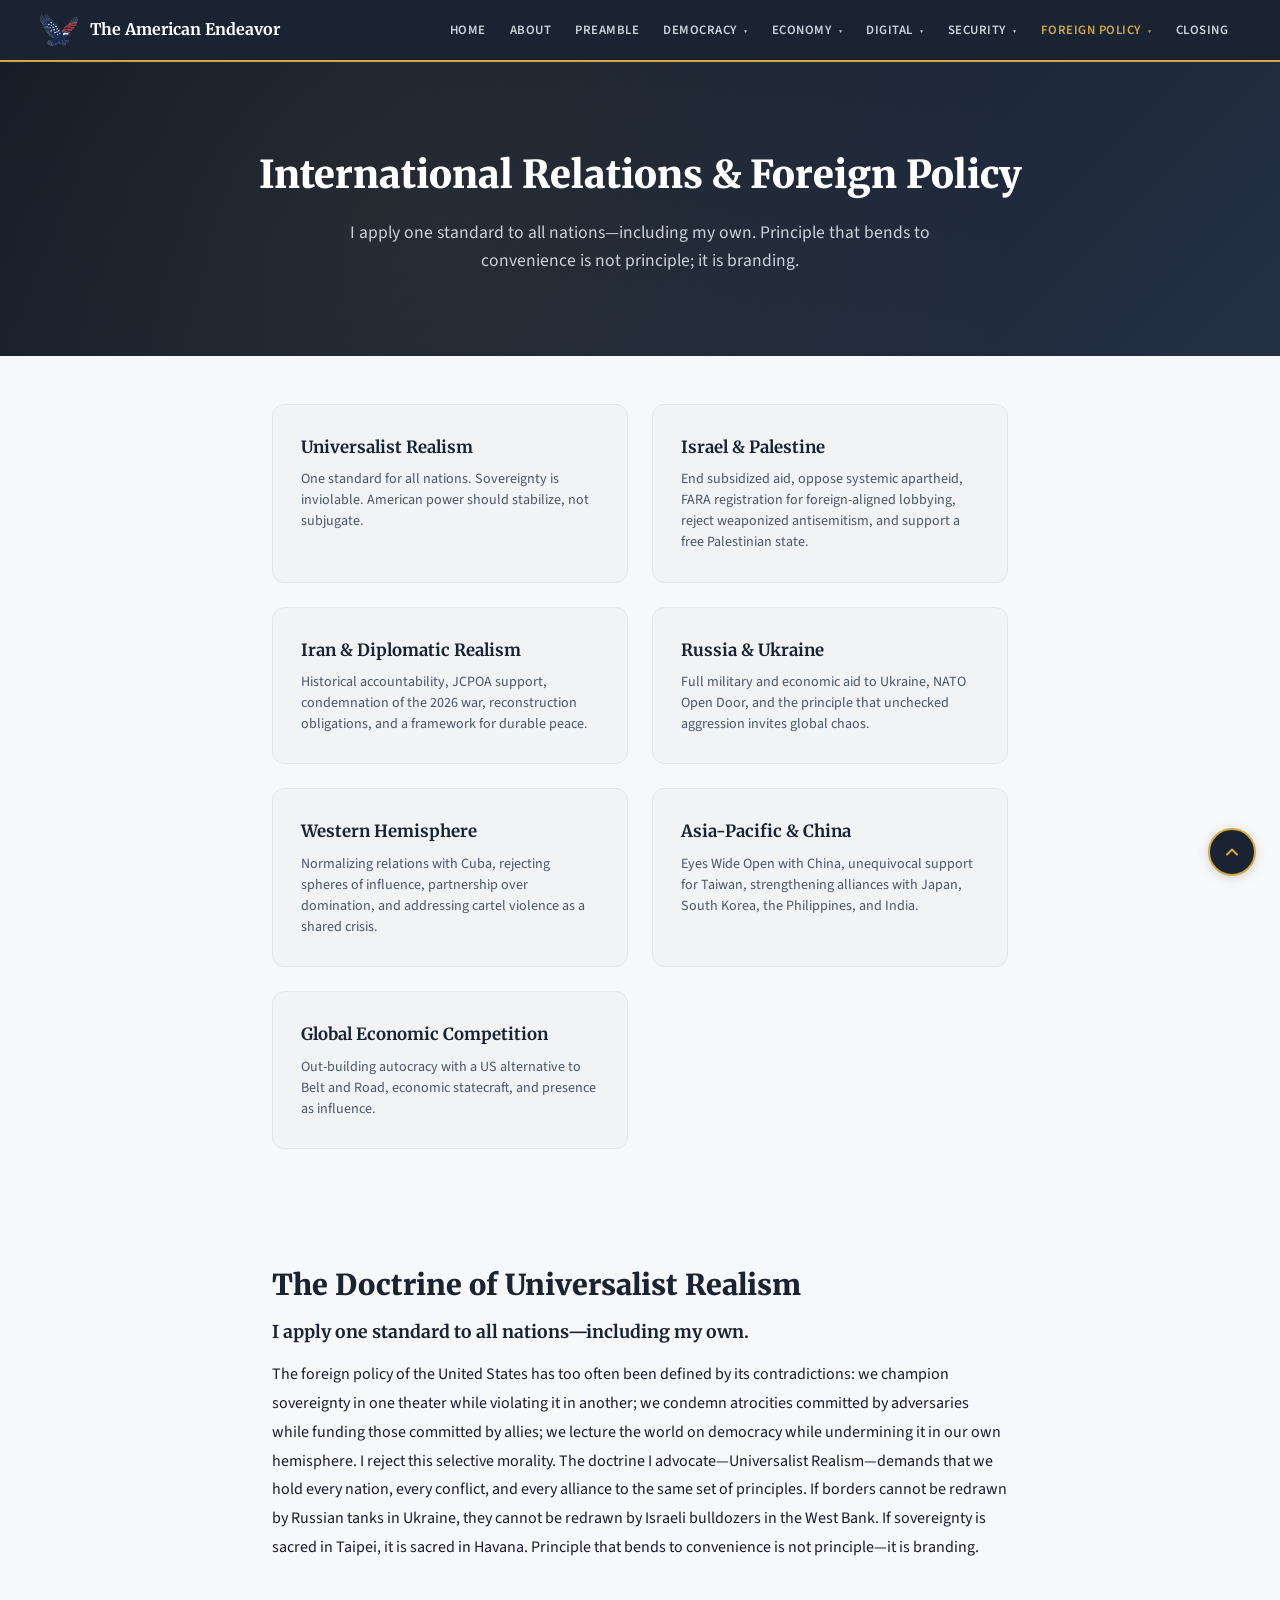
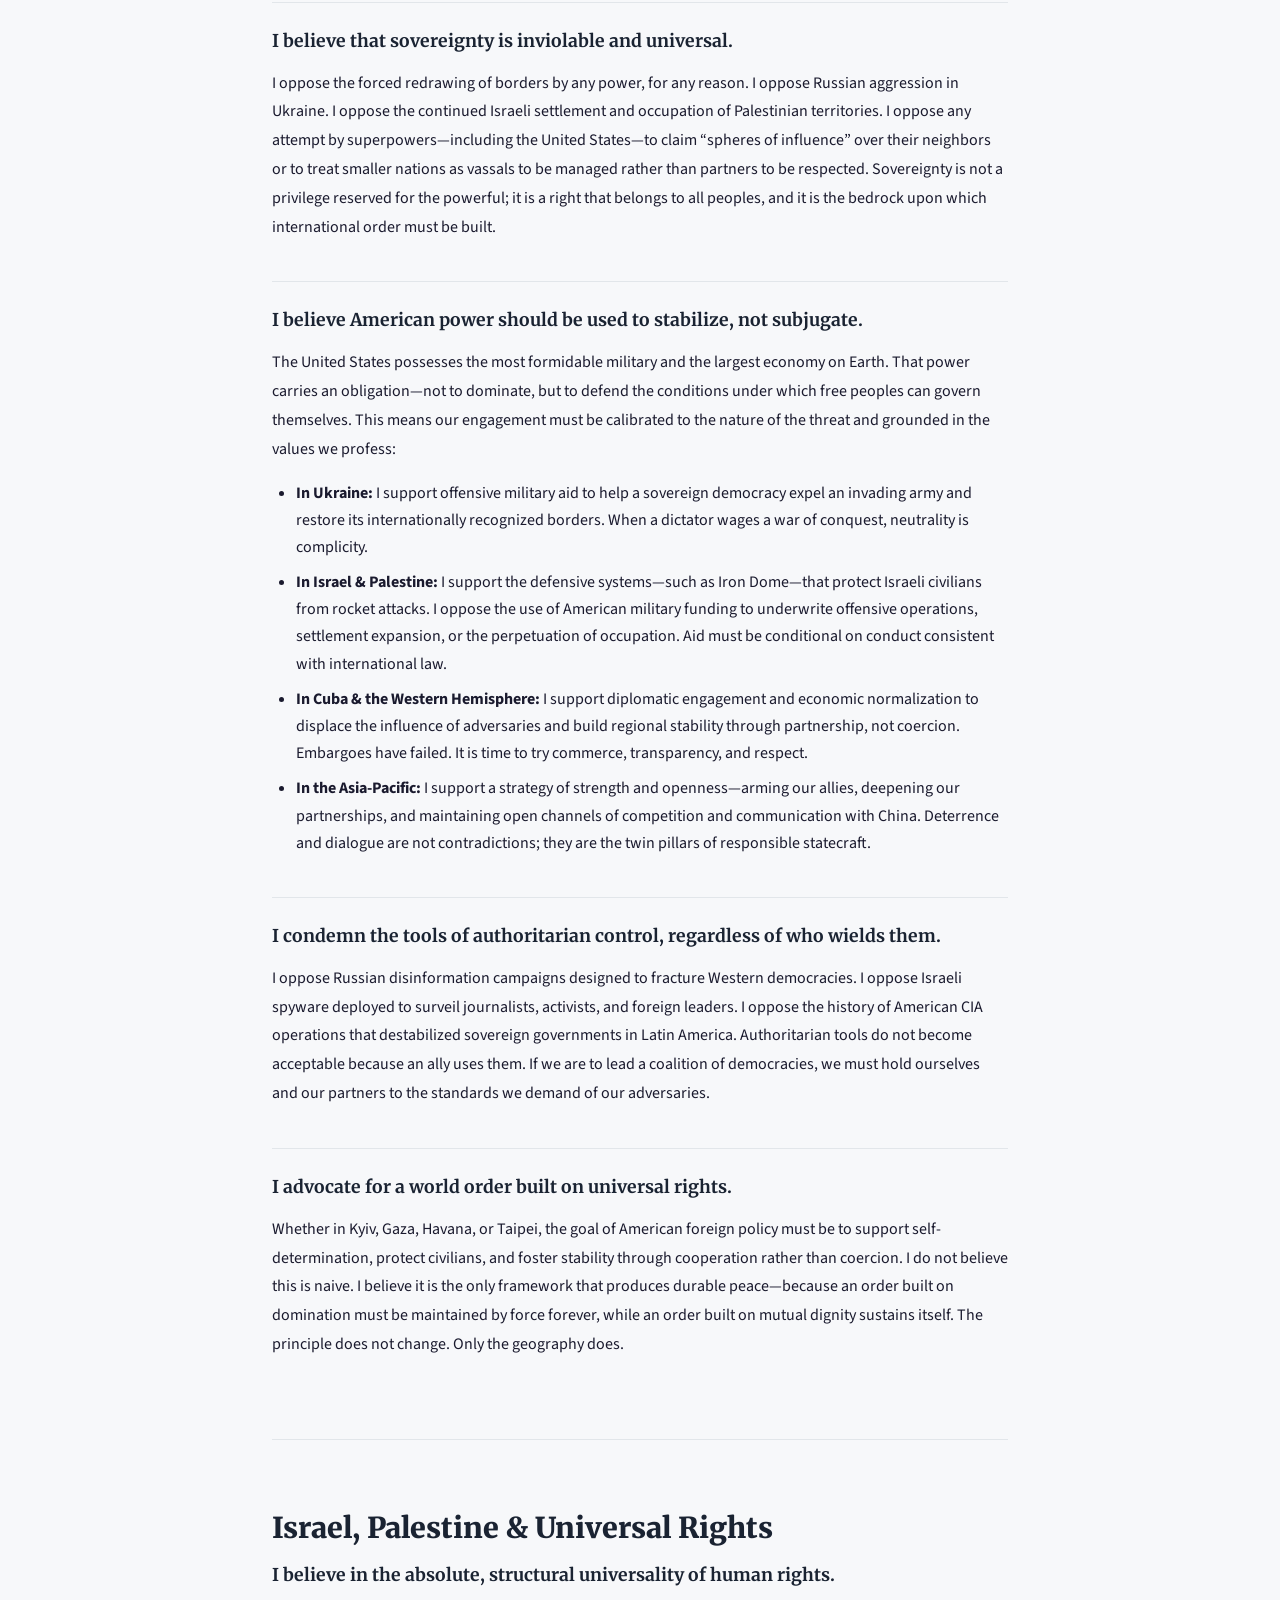
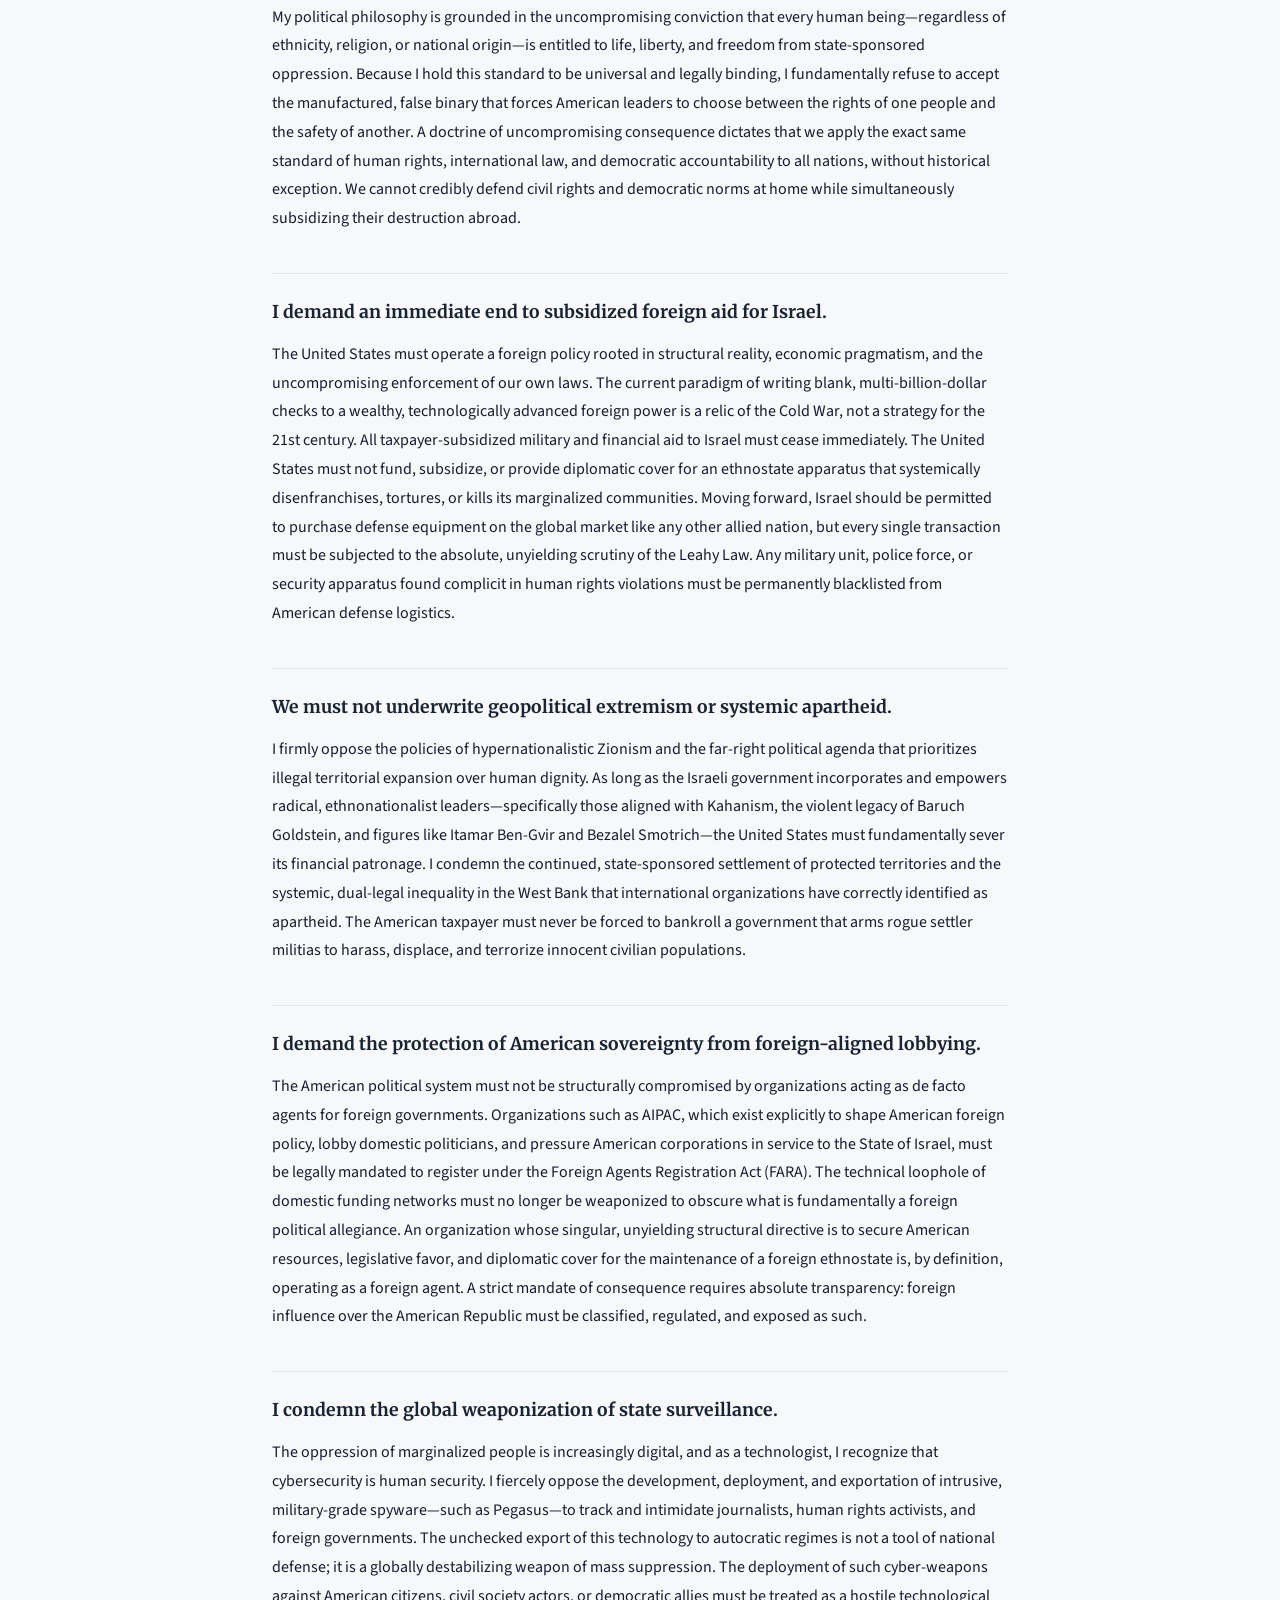
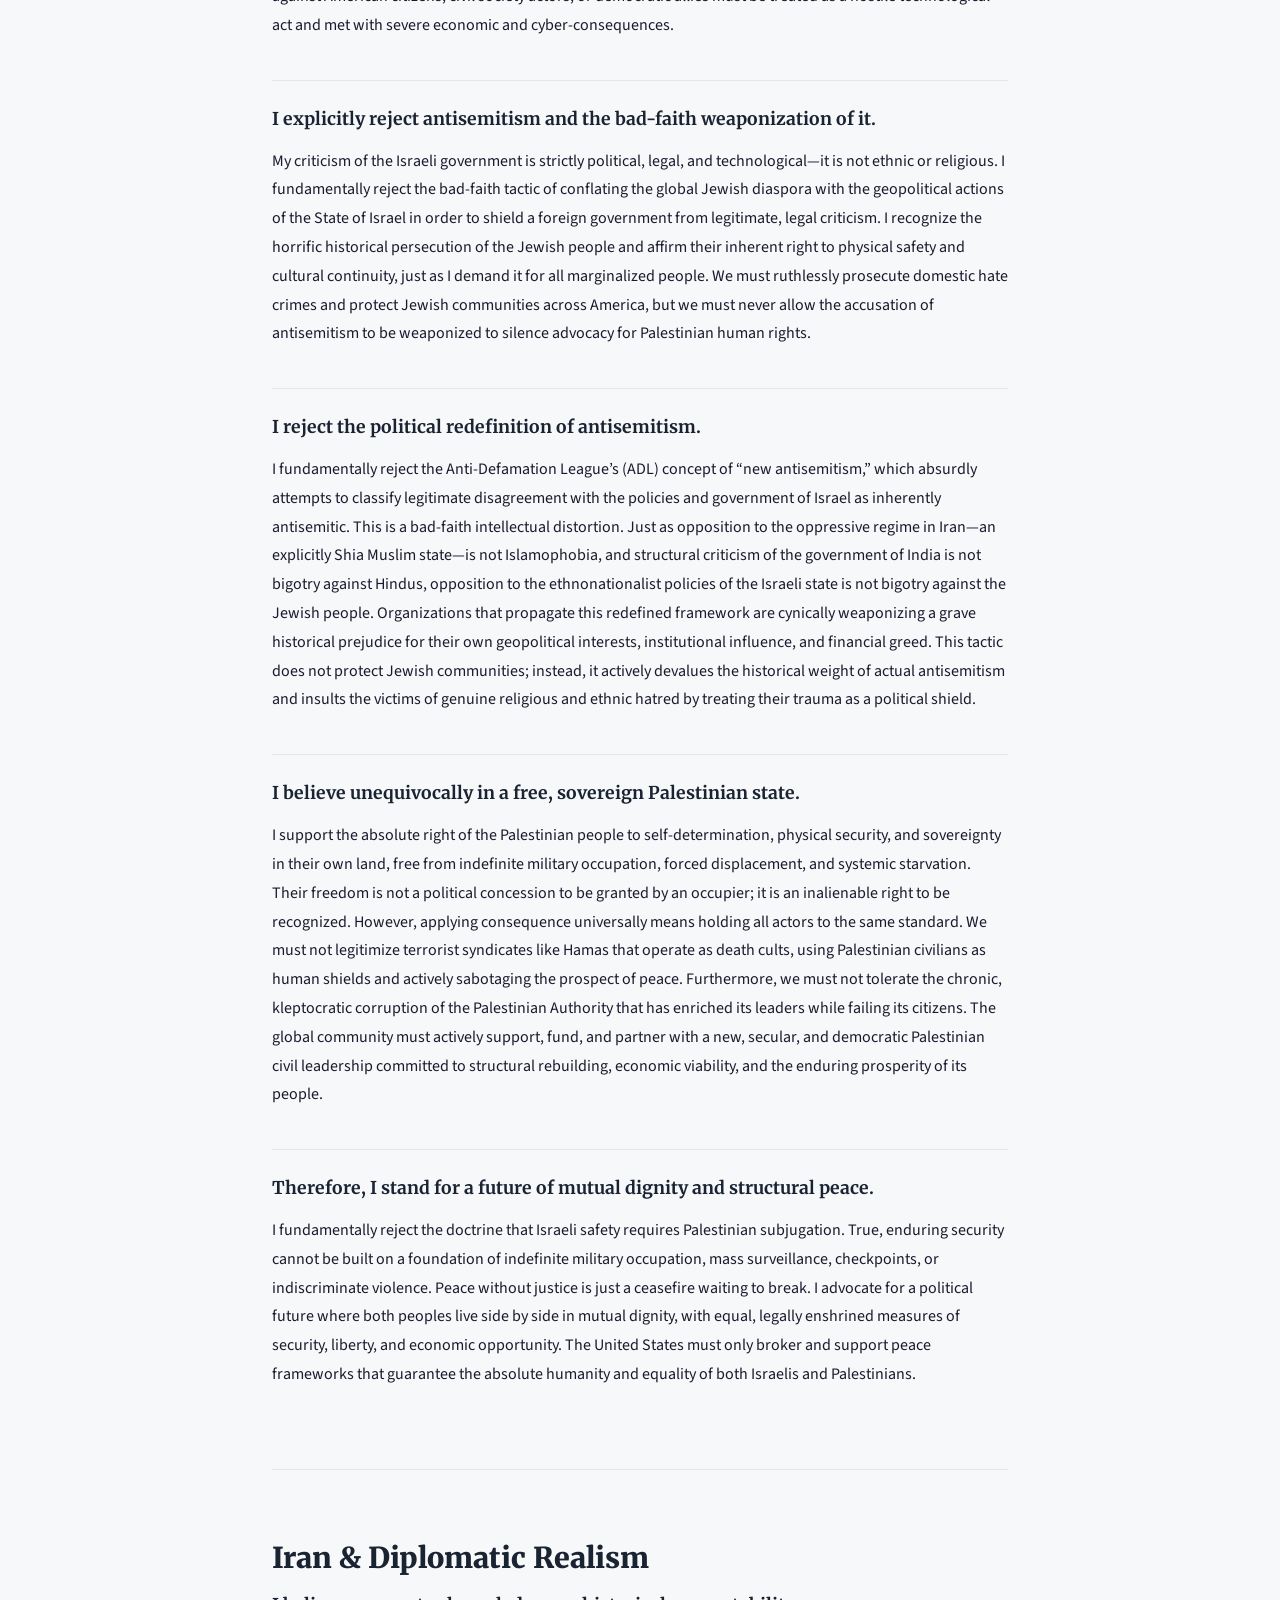
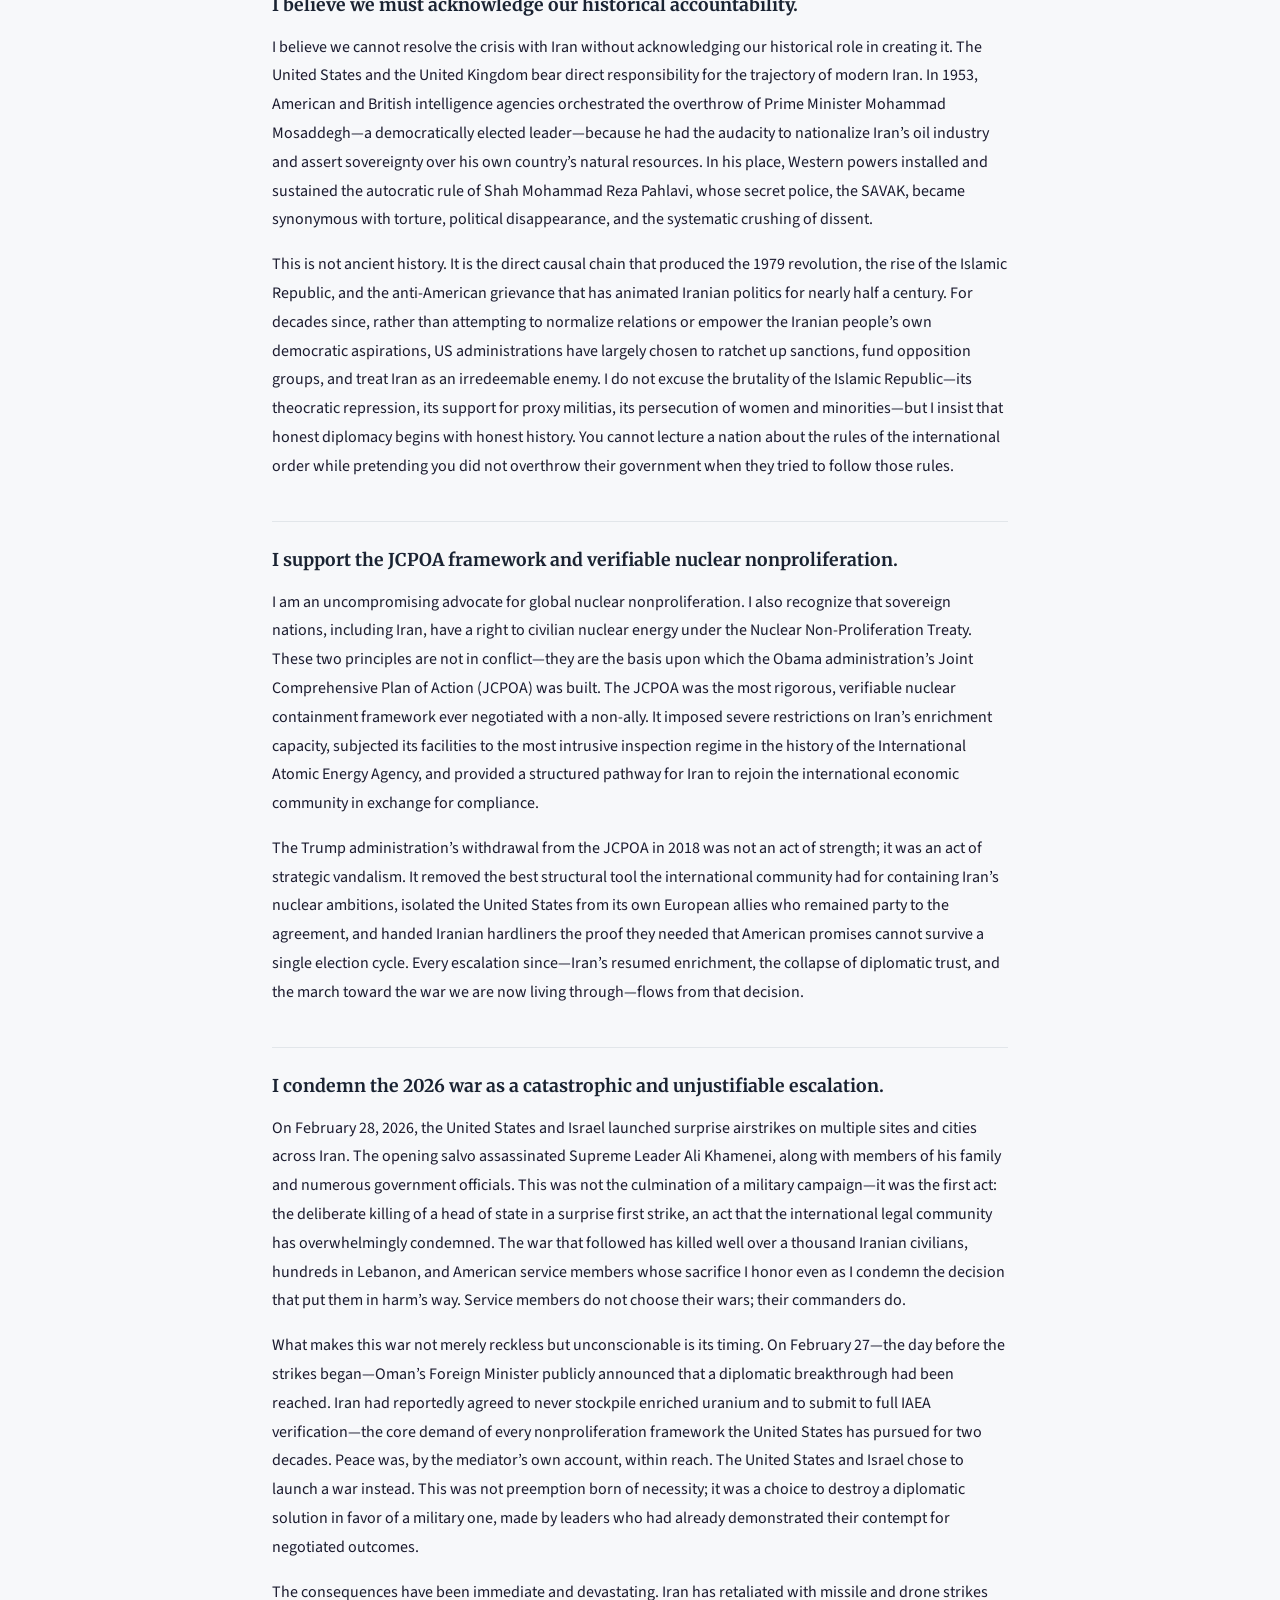
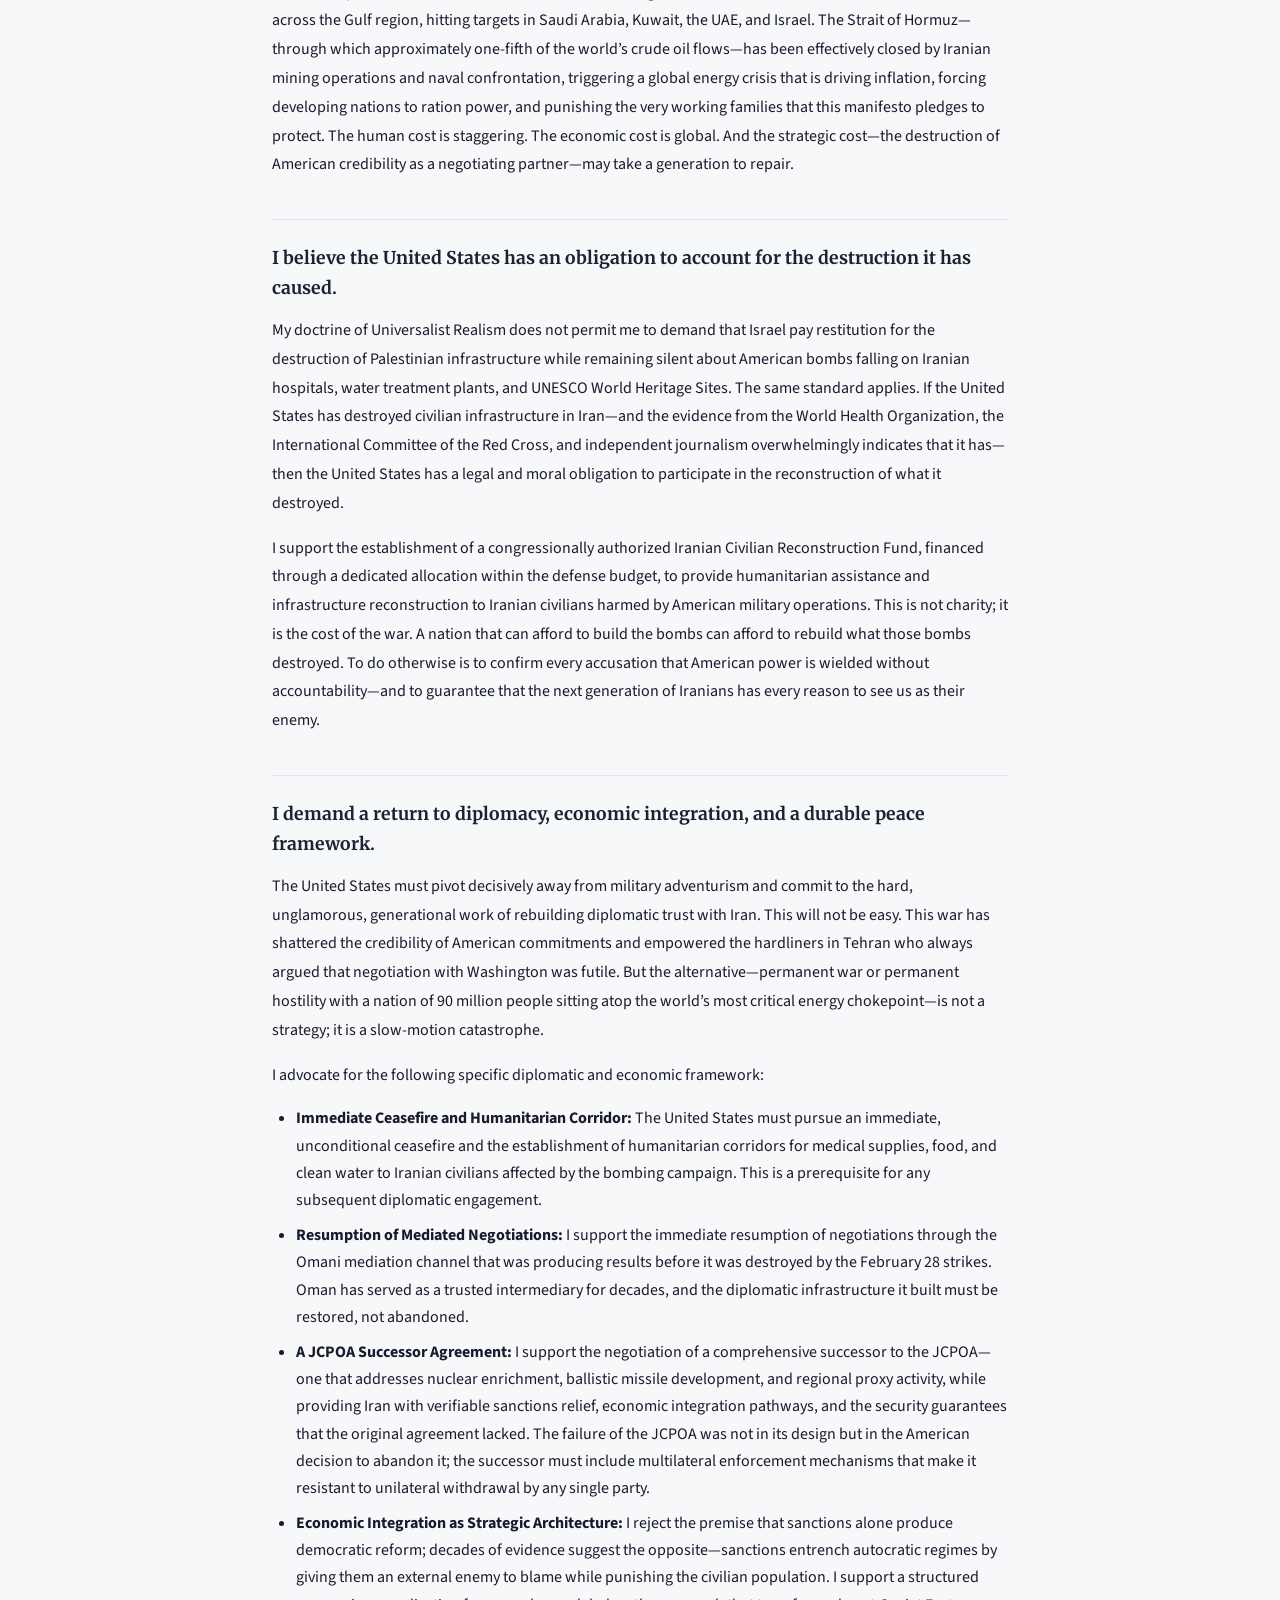
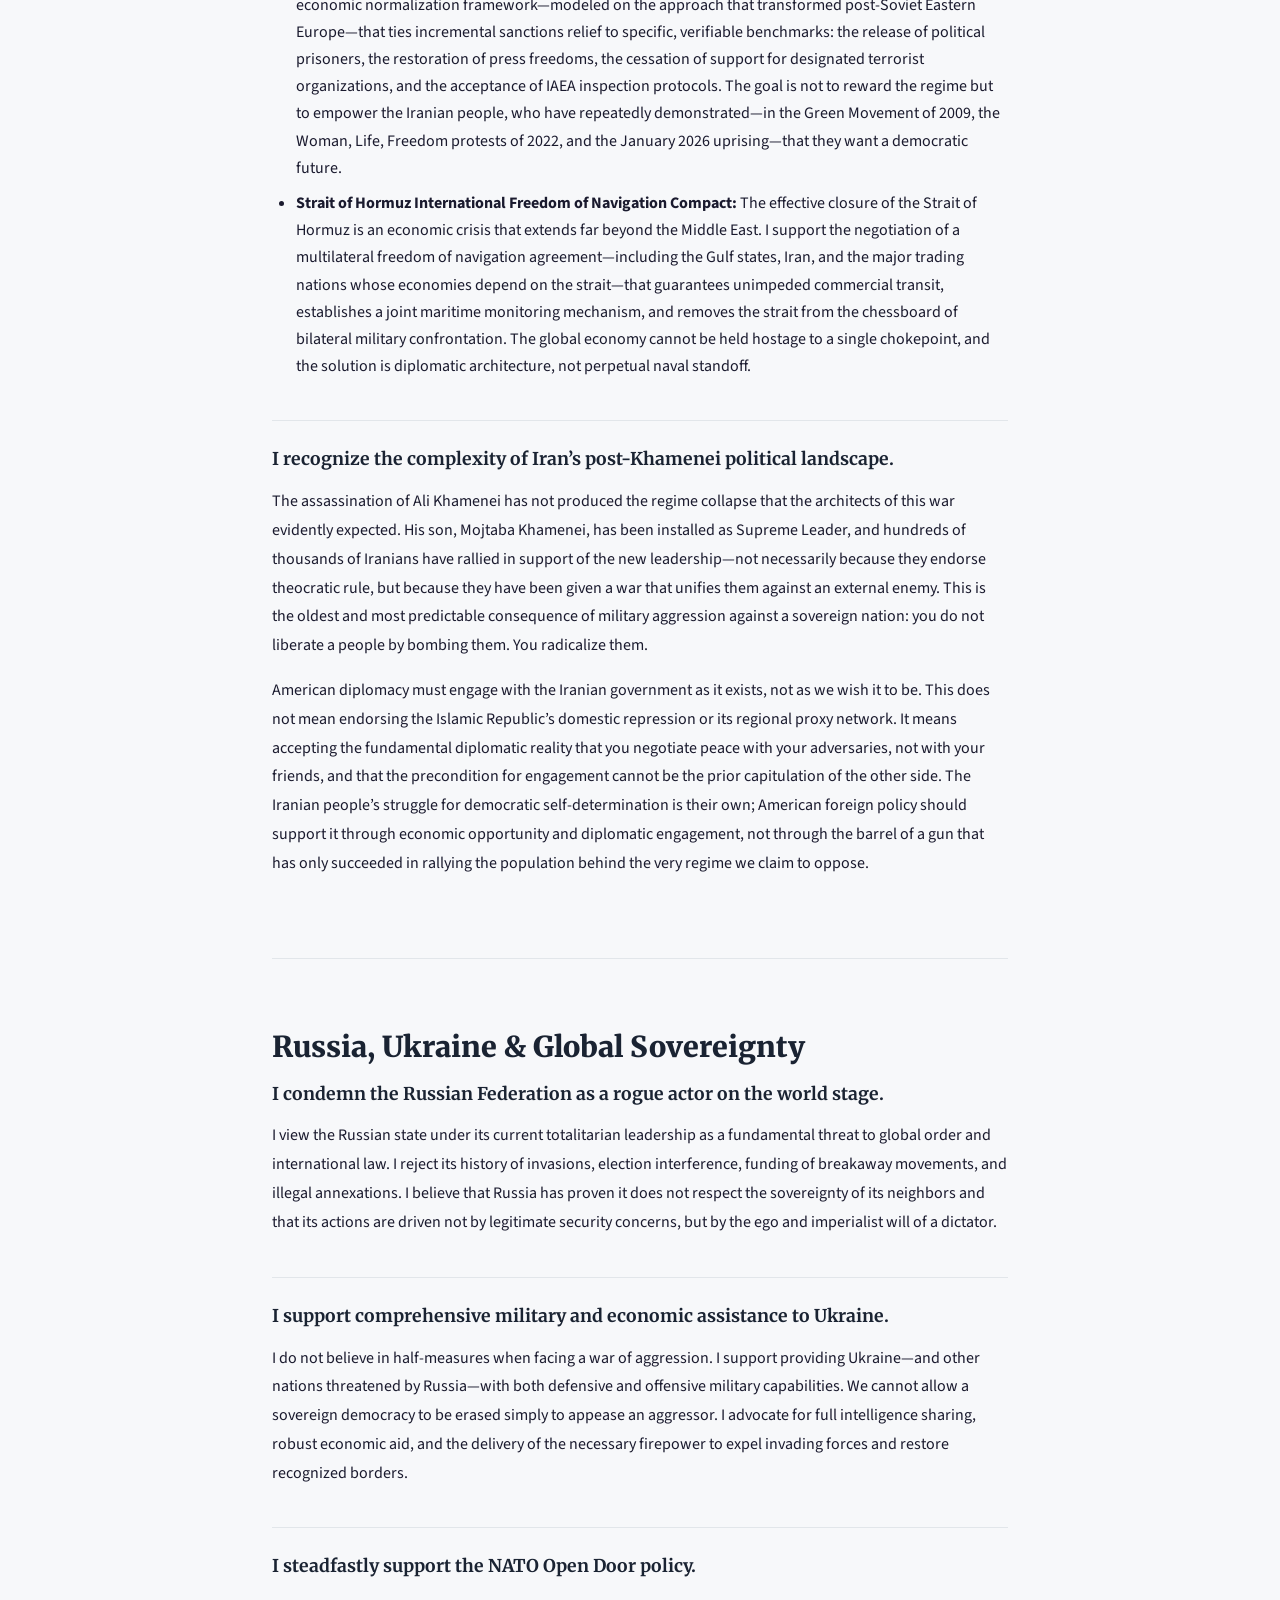
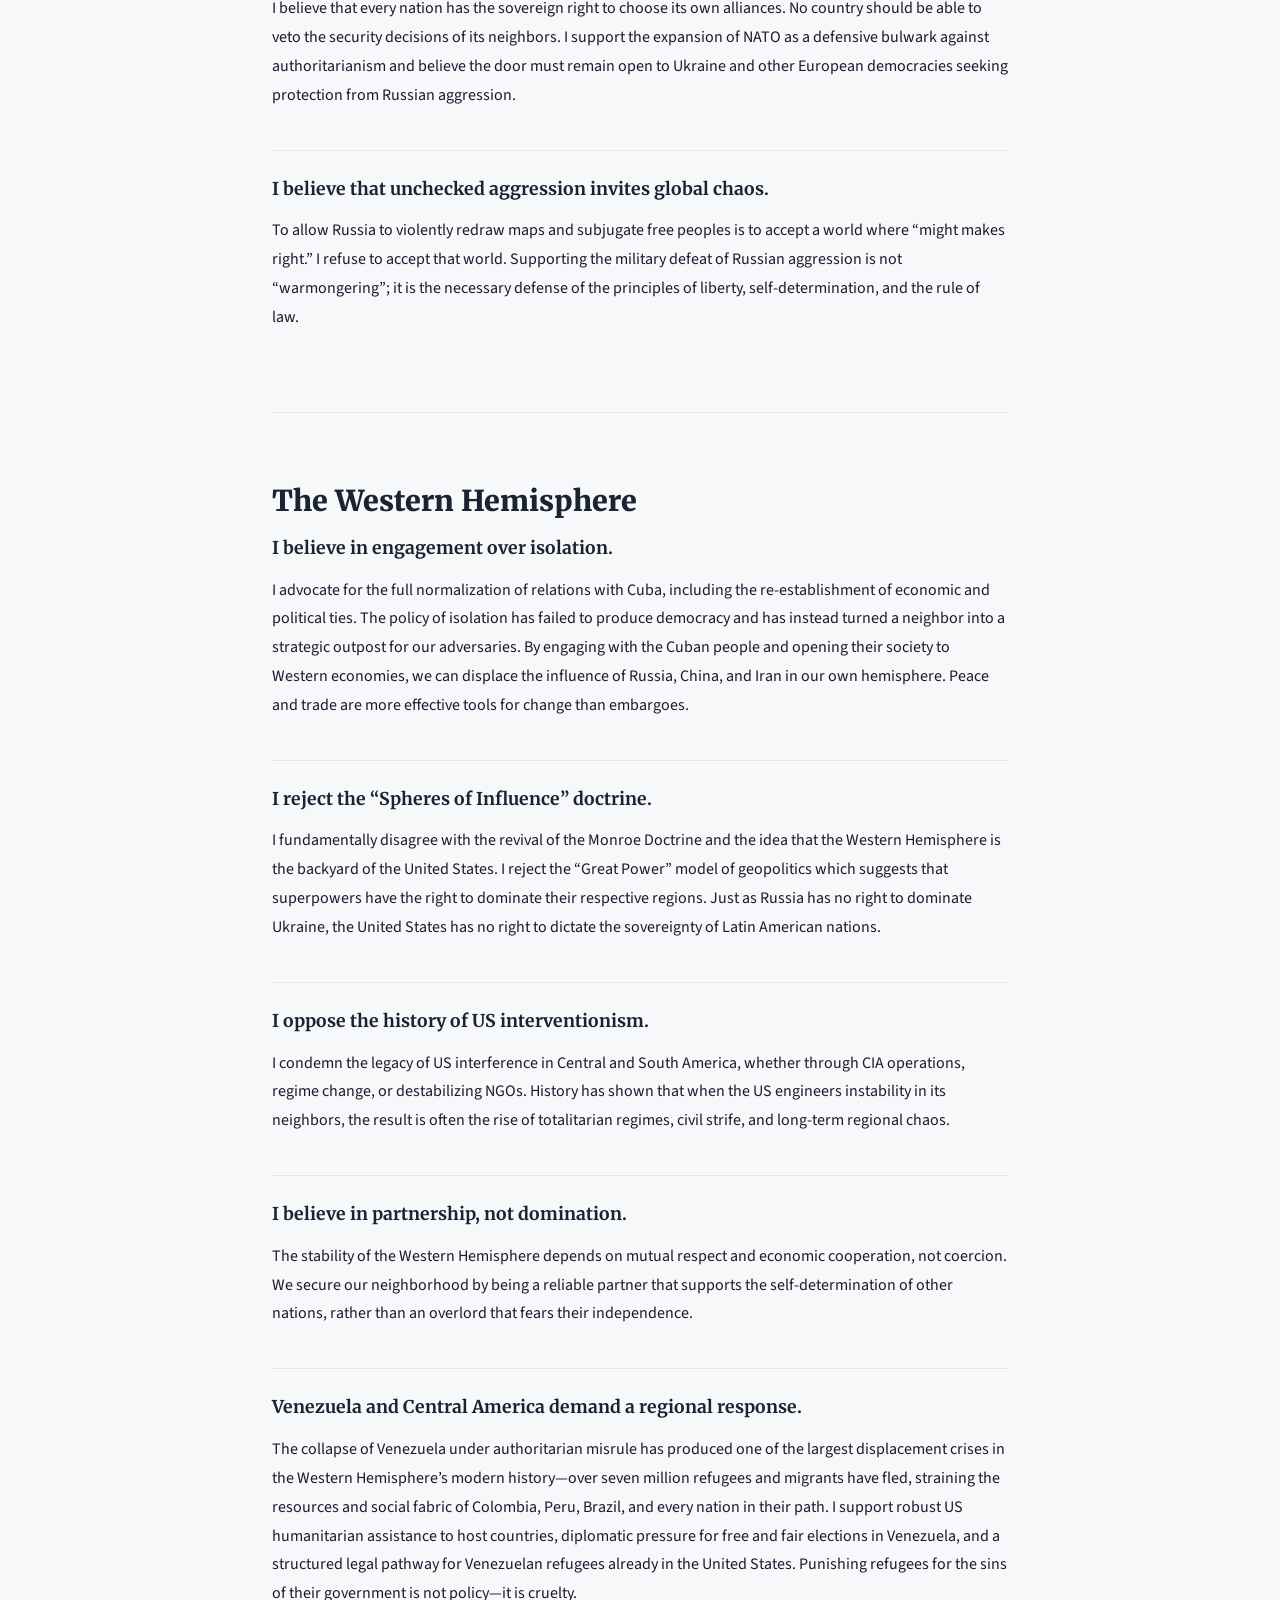
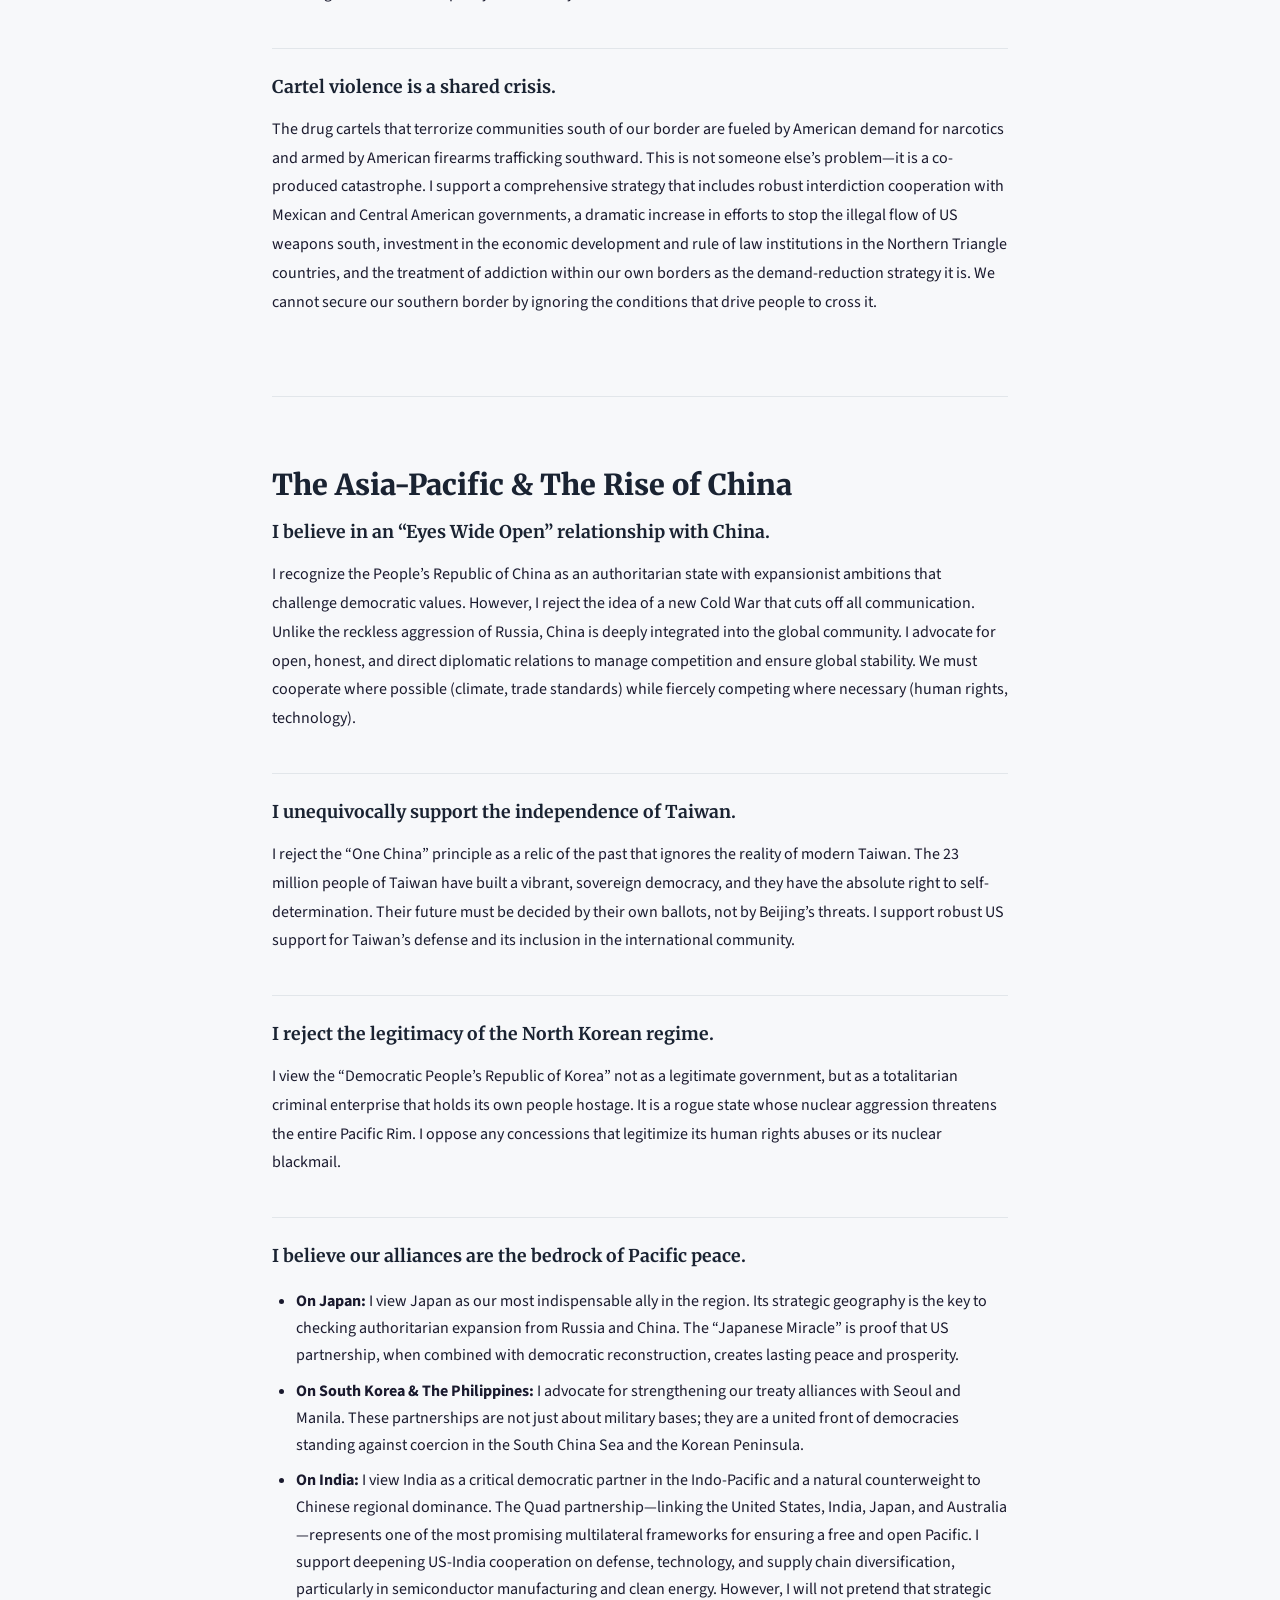
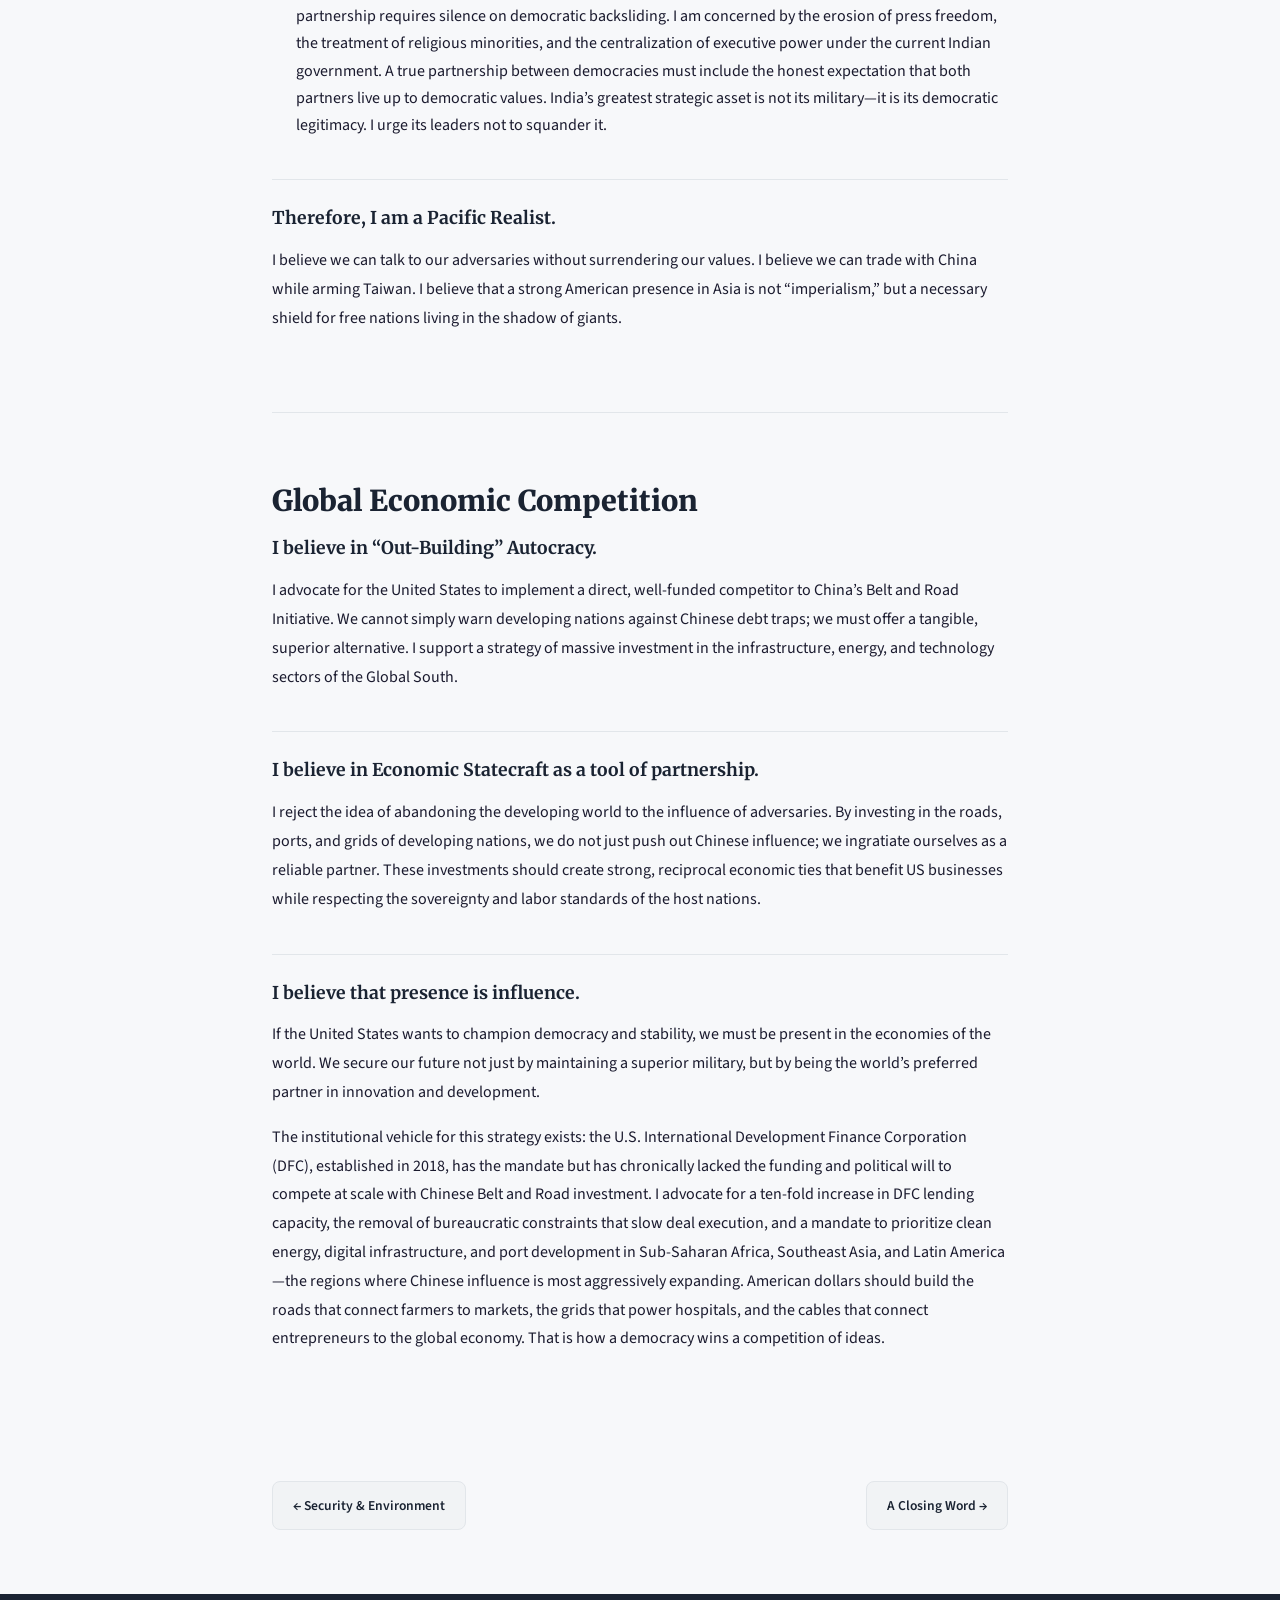
<file: foreign-policy.html>
<!DOCTYPE html>
<html lang="en">
<head>
  <meta charset="UTF-8">
  <meta name="viewport" content="width=device-width, initial-scale=1.0">
  <link rel="shortcut icon" href="favicon.ico">
  <link rel="icon" type="image/png" sizes="32x32" href="favicon-32.png">
  <link rel="icon" type="image/png" sizes="16x16" href="favicon-16.png">
  <title>Foreign Policy | The American Endeavor</title>
  <meta name="description" content="Universalist Realism applied to every theater — from Gaza to Taipei.">
  <meta name="author" content="Paul Andrew Turner Jr.">
  <link rel="canonical" href="https://pandrewturner.github.io/The-American-Endeavor/foreign-policy.html">

  <!-- Open Graph -->
  <meta property="og:title" content="Foreign Policy | The American Endeavor">
  <meta property="og:description" content="Universalist Realism applied to every theater — from Gaza to Taipei.">
  <meta property="og:type" content="article">
  <meta property="og:url" content="https://pandrewturner.github.io/The-American-Endeavor/foreign-policy.html">
  <meta property="og:image" content="https://pandrewturner.github.io/The-American-Endeavor/American Endeavor_v2.png">
  <meta property="og:site_name" content="The American Endeavor">

  <!-- Twitter Card -->
  <meta name="twitter:card" content="summary_large_image">
  <meta name="twitter:title" content="Foreign Policy | The American Endeavor">
  <meta name="twitter:description" content="Universalist Realism applied to every theater — from Gaza to Taipei.">
  <meta name="twitter:image" content="https://pandrewturner.github.io/The-American-Endeavor/American Endeavor_v2.png">

  <link rel="preconnect" href="https://fonts.googleapis.com">
  <link rel="preconnect" href="https://fonts.gstatic.com" crossorigin>
  <link href="https://fonts.googleapis.com/css2?family=Merriweather:wght@400;700;900&family=Source+Sans+3:wght@400;600;700&display=swap" rel="stylesheet">
  <link rel="stylesheet" href="styles_3.css">
</head>
<body data-page="foreign-policy">

<div class="progress-bar" id="progressBar"></div>

<nav class="top-nav">
  <div class="top-nav-inner">
    <a href="index.html" class="nav-brand">
      <img src="American Endeavor_v2.png" alt="The American Endeavor">
      <span>The American Endeavor</span>
    </a>
    <button class="hamburger" id="hamburger" aria-label="Menu">&#9776;</button>
    <ul class="nav-links" id="navLinks">
      <li><a href="index.html" data-nav="home">Home</a></li>
      <li><a href="about.html" data-nav="about">About</a></li>
      <li><a href="preamble.html" data-nav="preamble">Preamble</a></li>
      <li><a href="democracy.html" data-nav="democracy">Democracy <span class="nav-arrow">&#9662;</span></a><ul class="dropdown-menu"><li><a href="democracy.html#civil-rights">Civil Rights</a></li><li><a href="democracy.html#medical-rights">Medical Rights &amp; Bodily Autonomy</a></li><li><a href="democracy.html#trans-rights">Transgender Rights</a></li><li><a href="democracy.html#statehood">Statehood &amp; Representation</a></li><li><a href="democracy.html#voting-rights">Voting Rights</a></li><li><a href="democracy.html#justice">Justice &amp; Rehabilitation</a></li><li><a href="democracy.html#police-reform">Police Reform</a></li><li><a href="democracy.html#federal-accountability">Federal Agent Accountability</a></li><li><a href="democracy.html#education">Education</a></li><li><a href="democracy.html#diversity">Diversity &amp; Inclusion</a></li><li><a href="democracy.html#gun-safety">Gun Safety</a></li><li><a href="democracy.html#government-ethics">Government Ethics</a></li><li><a href="democracy.html#democratic-defense">Democratic Defense</a></li></ul></li>
      <li><a href="economy.html" data-nav="economy">Economy <span class="nav-arrow">&#9662;</span></a><ul class="dropdown-menu"><li><a href="economy.html#housing">Housing &amp; Infrastructure</a></li><li><a href="economy.html#healthcare">Healthcare</a></li><li><a href="economy.html#labor">Labor &amp; Unions</a></li><li><a href="economy.html#childcare">Childcare &amp; Family Policy</a></li><li><a href="economy.html#higher-education">Higher Education &amp; Debt</a></li><li><a href="economy.html#consumer-protection">Consumer Protection</a></li><li><a href="economy.html#taxation">Taxation</a></li><li><a href="economy.html#social-security">Social Security &amp; Medicare</a></li><li><a href="economy.html#trade">Trade &amp; Tariffs</a></li><li><a href="economy.html#truth-in-hiring">Truth in Hiring</a></li></ul></li>
      <li><a href="digital.html" data-nav="digital">Digital <span class="nav-arrow">&#9662;</span></a><ul class="dropdown-menu"><li><a href="digital.html#digital-rights">Digital Rights &amp; Privacy</a></li><li><a href="digital.html#ai-workforce">AI &amp; The Workforce</a></li><li><a href="digital.html#data-rights">Data Rights &amp; Open Innovation</a></li><li><a href="digital.html#digital-security">Digital Security</a></li><li><a href="digital.html#financial-security">Financial Security &amp; Fraud</a></li><li><a href="digital.html#crypto">Cryptocurrency</a></li></ul></li>
      <li><a href="security.html" data-nav="security">Security <span class="nav-arrow">&#9662;</span></a><ul class="dropdown-menu"><li><a href="security.html#immigration">Immigration</a></li><li><a href="security.html#dhs-reform">DHS Reform</a></li><li><a href="security.html#national-defense">National Defense</a></li><li><a href="security.html#environment">Environment &amp; Public Lands</a></li></ul></li>
      <li><a href="foreign-policy.html" data-nav="foreign-policy">Foreign Policy <span class="nav-arrow">&#9662;</span></a><ul class="dropdown-menu"><li><a href="foreign-policy.html#universalist-realism">Universalist Realism</a></li><li><a href="foreign-policy.html#israel-palestine">Israel &amp; Palestine</a></li><li><a href="foreign-policy.html#iran">Iran</a></li><li><a href="foreign-policy.html#russia-ukraine">Russia &amp; Ukraine</a></li><li><a href="foreign-policy.html#western-hemisphere">Western Hemisphere</a></li><li><a href="foreign-policy.html#asia-pacific">Asia-Pacific &amp; China</a></li><li><a href="foreign-policy.html#global-competition">Global Economic Competition</a></li></ul></li>
      <li><a href="closing.html" data-nav="closing">Closing</a></li>
    </ul>
  </div>
</nav>

<div class="category-hero">
  <h1>International Relations &amp; Foreign Policy</h1>
  <p class="category-lead">I apply one standard to all nations&mdash;including my own. Principle that bends to convenience is not principle; it is branding.</p>
</div>

<div class="main-content">
  <div class="cards-grid fade-in">
    <a href="#universalist-realism" class="topic-card"><h4>Universalist Realism</h4><p>One standard for all nations. Sovereignty is inviolable. American power should stabilize, not subjugate.</p></a>
    <a href="#israel-palestine" class="topic-card"><h4>Israel &amp; Palestine</h4><p>End subsidized aid, oppose systemic apartheid, FARA registration for foreign-aligned lobbying, reject weaponized antisemitism, and support a free Palestinian state.</p></a>
    <a href="#iran" class="topic-card"><h4>Iran &amp; Diplomatic Realism</h4><p>Historical accountability, JCPOA support, condemnation of the 2026 war, reconstruction obligations, and a framework for durable peace.</p></a>
    <a href="#russia-ukraine" class="topic-card"><h4>Russia &amp; Ukraine</h4><p>Full military and economic aid to Ukraine, NATO Open Door, and the principle that unchecked aggression invites global chaos.</p></a>
    <a href="#western-hemisphere" class="topic-card"><h4>Western Hemisphere</h4><p>Normalizing relations with Cuba, rejecting spheres of influence, partnership over domination, and addressing cartel violence as a shared crisis.</p></a>
    <a href="#asia-pacific" class="topic-card"><h4>Asia-Pacific &amp; China</h4><p>Eyes Wide Open with China, unequivocal support for Taiwan, strengthening alliances with Japan, South Korea, the Philippines, and India.</p></a>
    <a href="#global-competition" class="topic-card"><h4>Global Economic Competition</h4><p>Out-building autocracy with a US alternative to Belt and Road, economic statecraft, and presence as influence.</p></a>
  </div>


  <section id="universalist-realism" class="content-section fade-in">
    <h2>The Doctrine of Universalist Realism</h2>
    <h4>I apply one standard to all nations&mdash;including my own.</h4>
    <p>The foreign policy of the United States has too often been defined by its contradictions: we champion sovereignty in one theater while violating it in another; we condemn atrocities committed by adversaries while funding those committed by allies; we lecture the world on democracy while undermining it in our own hemisphere. I reject this selective morality. The doctrine I advocate&mdash;Universalist Realism&mdash;demands that we hold every nation, every conflict, and every alliance to the same set of principles. If borders cannot be redrawn by Russian tanks in Ukraine, they cannot be redrawn by Israeli bulldozers in the West Bank. If sovereignty is sacred in Taipei, it is sacred in Havana. Principle that bends to convenience is not principle&mdash;it is branding.</p>
    <h4>I believe that sovereignty is inviolable and universal.</h4>
    <p>I oppose the forced redrawing of borders by any power, for any reason. I oppose Russian aggression in Ukraine. I oppose the continued Israeli settlement and occupation of Palestinian territories. I oppose any attempt by superpowers&mdash;including the United States&mdash;to claim &ldquo;spheres of influence&rdquo; over their neighbors or to treat smaller nations as vassals to be managed rather than partners to be respected. Sovereignty is not a privilege reserved for the powerful; it is a right that belongs to all peoples, and it is the bedrock upon which international order must be built.</p>
    <h4>I believe American power should be used to stabilize, not subjugate.</h4>
    <p>The United States possesses the most formidable military and the largest economy on Earth. That power carries an obligation&mdash;not to dominate, but to defend the conditions under which free peoples can govern themselves. This means our engagement must be calibrated to the nature of the threat and grounded in the values we profess:</p>
    <ul>
      <li><strong>In Ukraine:</strong> I support offensive military aid to help a sovereign democracy expel an invading army and restore its internationally recognized borders. When a dictator wages a war of conquest, neutrality is complicity.</li>
      <li><strong>In Israel &amp; Palestine:</strong> I support the defensive systems&mdash;such as Iron Dome&mdash;that protect Israeli civilians from rocket attacks. I oppose the use of American military funding to underwrite offensive operations, settlement expansion, or the perpetuation of occupation. Aid must be conditional on conduct consistent with international law.</li>
      <li><strong>In Cuba &amp; the Western Hemisphere:</strong> I support diplomatic engagement and economic normalization to displace the influence of adversaries and build regional stability through partnership, not coercion. Embargoes have failed. It is time to try commerce, transparency, and respect.</li>
      <li><strong>In the Asia-Pacific:</strong> I support a strategy of strength and openness&mdash;arming our allies, deepening our partnerships, and maintaining open channels of competition and communication with China. Deterrence and dialogue are not contradictions; they are the twin pillars of responsible statecraft.</li>
    </ul>
    <h4>I condemn the tools of authoritarian control, regardless of who wields them.</h4>
    <p>I oppose Russian disinformation campaigns designed to fracture Western democracies. I oppose Israeli spyware deployed to surveil journalists, activists, and foreign leaders. I oppose the history of American CIA operations that destabilized sovereign governments in Latin America. Authoritarian tools do not become acceptable because an ally uses them. If we are to lead a coalition of democracies, we must hold ourselves and our partners to the standards we demand of our adversaries.</p>
    <h4>I advocate for a world order built on universal rights.</h4>
    <p>Whether in Kyiv, Gaza, Havana, or Taipei, the goal of American foreign policy must be to support self-determination, protect civilians, and foster stability through cooperation rather than coercion. I do not believe this is naive. I believe it is the only framework that produces durable peace&mdash;because an order built on domination must be maintained by force forever, while an order built on mutual dignity sustains itself. The principle does not change. Only the geography does.</p>
  </section>
  <section id="israel-palestine" class="content-section fade-in">
    <h2>Israel, Palestine &amp; Universal Rights</h2>
    <h4>I believe in the absolute, structural universality of human rights.</h4>
    <p>My political philosophy is grounded in the uncompromising conviction that every human being&mdash;regardless of ethnicity, religion, or national origin&mdash;is entitled to life, liberty, and freedom from state-sponsored oppression. Because I hold this standard to be universal and legally binding, I fundamentally refuse to accept the manufactured, false binary that forces American leaders to choose between the rights of one people and the safety of another. A doctrine of uncompromising consequence dictates that we apply the exact same standard of human rights, international law, and democratic accountability to all nations, without historical exception. We cannot credibly defend civil rights and democratic norms at home while simultaneously subsidizing their destruction abroad.</p>
    <h4>I demand an immediate end to subsidized foreign aid for Israel.</h4>
    <p>The United States must operate a foreign policy rooted in structural reality, economic pragmatism, and the uncompromising enforcement of our own laws. The current paradigm of writing blank, multi-billion-dollar checks to a wealthy, technologically advanced foreign power is a relic of the Cold War, not a strategy for the 21st century. All taxpayer-subsidized military and financial aid to Israel must cease immediately. The United States must not fund, subsidize, or provide diplomatic cover for an ethnostate apparatus that systemically disenfranchises, tortures, or kills its marginalized communities. Moving forward, Israel should be permitted to purchase defense equipment on the global market like any other allied nation, but every single transaction must be subjected to the absolute, unyielding scrutiny of the Leahy Law. Any military unit, police force, or security apparatus found complicit in human rights violations must be permanently blacklisted from American defense logistics.</p>
    <h4>We must not underwrite geopolitical extremism or systemic apartheid.</h4>
    <p>I firmly oppose the policies of hypernationalistic Zionism and the far-right political agenda that prioritizes illegal territorial expansion over human dignity. As long as the Israeli government incorporates and empowers radical, ethnonationalist leaders&mdash;specifically those aligned with Kahanism, the violent legacy of Baruch Goldstein, and figures like Itamar Ben-Gvir and Bezalel Smotrich&mdash;the United States must fundamentally sever its financial patronage. I condemn the continued, state-sponsored settlement of protected territories and the systemic, dual-legal inequality in the West Bank that international organizations have correctly identified as apartheid. The American taxpayer must never be forced to bankroll a government that arms rogue settler militias to harass, displace, and terrorize innocent civilian populations.</p>
    <h4>I demand the protection of American sovereignty from foreign-aligned lobbying.</h4>
    <p>The American political system must not be structurally compromised by organizations acting as de facto agents for foreign governments. Organizations such as AIPAC, which exist explicitly to shape American foreign policy, lobby domestic politicians, and pressure American corporations in service to the State of Israel, must be legally mandated to register under the Foreign Agents Registration Act (FARA). The technical loophole of domestic funding networks must no longer be weaponized to obscure what is fundamentally a foreign political allegiance. An organization whose singular, unyielding structural directive is to secure American resources, legislative favor, and diplomatic cover for the maintenance of a foreign ethnostate is, by definition, operating as a foreign agent. A strict mandate of consequence requires absolute transparency: foreign influence over the American Republic must be classified, regulated, and exposed as such.</p>
    <h4>I condemn the global weaponization of state surveillance.</h4>
    <p>The oppression of marginalized people is increasingly digital, and as a technologist, I recognize that cybersecurity is human security. I fiercely oppose the development, deployment, and exportation of intrusive, military-grade spyware&mdash;such as Pegasus&mdash;to track and intimidate journalists, human rights activists, and foreign governments. The unchecked export of this technology to autocratic regimes is not a tool of national defense; it is a globally destabilizing weapon of mass suppression. The deployment of such cyber-weapons against American citizens, civil society actors, or democratic allies must be treated as a hostile technological act and met with severe economic and cyber-consequences.</p>
    <h4>I explicitly reject antisemitism and the bad-faith weaponization of it.</h4>
    <p>My criticism of the Israeli government is strictly political, legal, and technological&mdash;it is not ethnic or religious. I fundamentally reject the bad-faith tactic of conflating the global Jewish diaspora with the geopolitical actions of the State of Israel in order to shield a foreign government from legitimate, legal criticism. I recognize the horrific historical persecution of the Jewish people and affirm their inherent right to physical safety and cultural continuity, just as I demand it for all marginalized people. We must ruthlessly prosecute domestic hate crimes and protect Jewish communities across America, but we must never allow the accusation of antisemitism to be weaponized to silence advocacy for Palestinian human rights.</p>
    <h4>I reject the political redefinition of antisemitism.</h4>
    <p>I fundamentally reject the Anti-Defamation League&rsquo;s (ADL) concept of &ldquo;new antisemitism,&rdquo; which absurdly attempts to classify legitimate disagreement with the policies and government of Israel as inherently antisemitic. This is a bad-faith intellectual distortion. Just as opposition to the oppressive regime in Iran&mdash;an explicitly Shia Muslim state&mdash;is not Islamophobia, and structural criticism of the government of India is not bigotry against Hindus, opposition to the ethnonationalist policies of the Israeli state is not bigotry against the Jewish people. Organizations that propagate this redefined framework are cynically weaponizing a grave historical prejudice for their own geopolitical interests, institutional influence, and financial greed. This tactic does not protect Jewish communities; instead, it actively devalues the historical weight of actual antisemitism and insults the victims of genuine religious and ethnic hatred by treating their trauma as a political shield.</p>
    <h4>I believe unequivocally in a free, sovereign Palestinian state.</h4>
    <p>I support the absolute right of the Palestinian people to self-determination, physical security, and sovereignty in their own land, free from indefinite military occupation, forced displacement, and systemic starvation. Their freedom is not a political concession to be granted by an occupier; it is an inalienable right to be recognized. However, applying consequence universally means holding all actors to the same standard. We must not legitimize terrorist syndicates like Hamas that operate as death cults, using Palestinian civilians as human shields and actively sabotaging the prospect of peace. Furthermore, we must not tolerate the chronic, kleptocratic corruption of the Palestinian Authority that has enriched its leaders while failing its citizens. The global community must actively support, fund, and partner with a new, secular, and democratic Palestinian civil leadership committed to structural rebuilding, economic viability, and the enduring prosperity of its people.</p>
    <h4>Therefore, I stand for a future of mutual dignity and structural peace.</h4>
    <p>I fundamentally reject the doctrine that Israeli safety requires Palestinian subjugation. True, enduring security cannot be built on a foundation of indefinite military occupation, mass surveillance, checkpoints, or indiscriminate violence. Peace without justice is just a ceasefire waiting to break. I advocate for a political future where both peoples live side by side in mutual dignity, with equal, legally enshrined measures of security, liberty, and economic opportunity. The United States must only broker and support peace frameworks that guarantee the absolute humanity and equality of both Israelis and Palestinians.</p>
  </section>
  <section id="iran" class="content-section fade-in">
    <h2>Iran &amp; Diplomatic Realism</h2>
    <h4>I believe we must acknowledge our historical accountability.</h4>
    <p>I believe we cannot resolve the crisis with Iran without acknowledging our historical role in creating it. The United States and the United Kingdom bear direct responsibility for the trajectory of modern Iran. In 1953, American and British intelligence agencies orchestrated the overthrow of Prime Minister Mohammad Mosaddegh&mdash;a democratically elected leader&mdash;because he had the audacity to nationalize Iran&rsquo;s oil industry and assert sovereignty over his own country&rsquo;s natural resources. In his place, Western powers installed and sustained the autocratic rule of Shah Mohammad Reza Pahlavi, whose secret police, the SAVAK, became synonymous with torture, political disappearance, and the systematic crushing of dissent.</p>
    <p>This is not ancient history. It is the direct causal chain that produced the 1979 revolution, the rise of the Islamic Republic, and the anti-American grievance that has animated Iranian politics for nearly half a century. For decades since, rather than attempting to normalize relations or empower the Iranian people&rsquo;s own democratic aspirations, US administrations have largely chosen to ratchet up sanctions, fund opposition groups, and treat Iran as an irredeemable enemy. I do not excuse the brutality of the Islamic Republic&mdash;its theocratic repression, its support for proxy militias, its persecution of women and minorities&mdash;but I insist that honest diplomacy begins with honest history. You cannot lecture a nation about the rules of the international order while pretending you did not overthrow their government when they tried to follow those rules.</p>
    <h4>I support the JCPOA framework and verifiable nuclear nonproliferation.</h4>
    <p>I am an uncompromising advocate for global nuclear nonproliferation. I also recognize that sovereign nations, including Iran, have a right to civilian nuclear energy under the Nuclear Non-Proliferation Treaty. These two principles are not in conflict&mdash;they are the basis upon which the Obama administration&rsquo;s Joint Comprehensive Plan of Action (JCPOA) was built. The JCPOA was the most rigorous, verifiable nuclear containment framework ever negotiated with a non-ally. It imposed severe restrictions on Iran&rsquo;s enrichment capacity, subjected its facilities to the most intrusive inspection regime in the history of the International Atomic Energy Agency, and provided a structured pathway for Iran to rejoin the international economic community in exchange for compliance.</p>
    <p>The Trump administration&rsquo;s withdrawal from the JCPOA in 2018 was not an act of strength; it was an act of strategic vandalism. It removed the best structural tool the international community had for containing Iran&rsquo;s nuclear ambitions, isolated the United States from its own European allies who remained party to the agreement, and handed Iranian hardliners the proof they needed that American promises cannot survive a single election cycle. Every escalation since&mdash;Iran&rsquo;s resumed enrichment, the collapse of diplomatic trust, and the march toward the war we are now living through&mdash;flows from that decision.</p>
    <h4>I condemn the 2026 war as a catastrophic and unjustifiable escalation.</h4>
    <p>On February 28, 2026, the United States and Israel launched surprise airstrikes on multiple sites and cities across Iran. The opening salvo assassinated Supreme Leader Ali Khamenei, along with members of his family and numerous government officials. This was not the culmination of a military campaign&mdash;it was the first act: the deliberate killing of a head of state in a surprise first strike, an act that the international legal community has overwhelmingly condemned. The war that followed has killed well over a thousand Iranian civilians, hundreds in Lebanon, and American service members whose sacrifice I honor even as I condemn the decision that put them in harm&rsquo;s way. Service members do not choose their wars; their commanders do.</p>
    <p>What makes this war not merely reckless but unconscionable is its timing. On February 27&mdash;the day before the strikes began&mdash;Oman&rsquo;s Foreign Minister publicly announced that a diplomatic breakthrough had been reached. Iran had reportedly agreed to never stockpile enriched uranium and to submit to full IAEA verification&mdash;the core demand of every nonproliferation framework the United States has pursued for two decades. Peace was, by the mediator&rsquo;s own account, within reach. The United States and Israel chose to launch a war instead. This was not preemption born of necessity; it was a choice to destroy a diplomatic solution in favor of a military one, made by leaders who had already demonstrated their contempt for negotiated outcomes.</p>
    <p>The consequences have been immediate and devastating. Iran has retaliated with missile and drone strikes across the Gulf region, hitting targets in Saudi Arabia, Kuwait, the UAE, and Israel. The Strait of Hormuz&mdash;through which approximately one-fifth of the world&rsquo;s crude oil flows&mdash;has been effectively closed by Iranian mining operations and naval confrontation, triggering a global energy crisis that is driving inflation, forcing developing nations to ration power, and punishing the very working families that this manifesto pledges to protect. The human cost is staggering. The economic cost is global. And the strategic cost&mdash;the destruction of American credibility as a negotiating partner&mdash;may take a generation to repair.</p>
    <h4>I believe the United States has an obligation to account for the destruction it has caused.</h4>
    <p>My doctrine of Universalist Realism does not permit me to demand that Israel pay restitution for the destruction of Palestinian infrastructure while remaining silent about American bombs falling on Iranian hospitals, water treatment plants, and UNESCO World Heritage Sites. The same standard applies. If the United States has destroyed civilian infrastructure in Iran&mdash;and the evidence from the World Health Organization, the International Committee of the Red Cross, and independent journalism overwhelmingly indicates that it has&mdash;then the United States has a legal and moral obligation to participate in the reconstruction of what it destroyed.</p>
    <p>I support the establishment of a congressionally authorized Iranian Civilian Reconstruction Fund, financed through a dedicated allocation within the defense budget, to provide humanitarian assistance and infrastructure reconstruction to Iranian civilians harmed by American military operations. This is not charity; it is the cost of the war. A nation that can afford to build the bombs can afford to rebuild what those bombs destroyed. To do otherwise is to confirm every accusation that American power is wielded without accountability&mdash;and to guarantee that the next generation of Iranians has every reason to see us as their enemy.</p>
    <h4>I demand a return to diplomacy, economic integration, and a durable peace framework.</h4>
    <p>The United States must pivot decisively away from military adventurism and commit to the hard, unglamorous, generational work of rebuilding diplomatic trust with Iran. This will not be easy. This war has shattered the credibility of American commitments and empowered the hardliners in Tehran who always argued that negotiation with Washington was futile. But the alternative&mdash;permanent war or permanent hostility with a nation of 90 million people sitting atop the world&rsquo;s most critical energy chokepoint&mdash;is not a strategy; it is a slow-motion catastrophe.</p>
    <p>I advocate for the following specific diplomatic and economic framework:</p>
    <ul>
      <li><strong>Immediate Ceasefire and Humanitarian Corridor:</strong> The United States must pursue an immediate, unconditional ceasefire and the establishment of humanitarian corridors for medical supplies, food, and clean water to Iranian civilians affected by the bombing campaign. This is a prerequisite for any subsequent diplomatic engagement.</li>
      <li><strong>Resumption of Mediated Negotiations:</strong> I support the immediate resumption of negotiations through the Omani mediation channel that was producing results before it was destroyed by the February 28 strikes. Oman has served as a trusted intermediary for decades, and the diplomatic infrastructure it built must be restored, not abandoned.</li>
      <li><strong>A JCPOA Successor Agreement:</strong> I support the negotiation of a comprehensive successor to the JCPOA&mdash;one that addresses nuclear enrichment, ballistic missile development, and regional proxy activity, while providing Iran with verifiable sanctions relief, economic integration pathways, and the security guarantees that the original agreement lacked. The failure of the JCPOA was not in its design but in the American decision to abandon it; the successor must include multilateral enforcement mechanisms that make it resistant to unilateral withdrawal by any single party.</li>
      <li><strong>Economic Integration as Strategic Architecture:</strong> I reject the premise that sanctions alone produce democratic reform; decades of evidence suggest the opposite&mdash;sanctions entrench autocratic regimes by giving them an external enemy to blame while punishing the civilian population. I support a structured economic normalization framework&mdash;modeled on the approach that transformed post-Soviet Eastern Europe&mdash;that ties incremental sanctions relief to specific, verifiable benchmarks: the release of political prisoners, the restoration of press freedoms, the cessation of support for designated terrorist organizations, and the acceptance of IAEA inspection protocols. The goal is not to reward the regime but to empower the Iranian people, who have repeatedly demonstrated&mdash;in the Green Movement of 2009, the Woman, Life, Freedom protests of 2022, and the January 2026 uprising&mdash;that they want a democratic future.</li>
      <li><strong>Strait of Hormuz International Freedom of Navigation Compact:</strong> The effective closure of the Strait of Hormuz is an economic crisis that extends far beyond the Middle East. I support the negotiation of a multilateral freedom of navigation agreement&mdash;including the Gulf states, Iran, and the major trading nations whose economies depend on the strait&mdash;that guarantees unimpeded commercial transit, establishes a joint maritime monitoring mechanism, and removes the strait from the chessboard of bilateral military confrontation. The global economy cannot be held hostage to a single chokepoint, and the solution is diplomatic architecture, not perpetual naval standoff.</li>
    </ul>
    <h4>I recognize the complexity of Iran&rsquo;s post-Khamenei political landscape.</h4>
    <p>The assassination of Ali Khamenei has not produced the regime collapse that the architects of this war evidently expected. His son, Mojtaba Khamenei, has been installed as Supreme Leader, and hundreds of thousands of Iranians have rallied in support of the new leadership&mdash;not necessarily because they endorse theocratic rule, but because they have been given a war that unifies them against an external enemy. This is the oldest and most predictable consequence of military aggression against a sovereign nation: you do not liberate a people by bombing them. You radicalize them.</p>
    <p>American diplomacy must engage with the Iranian government as it exists, not as we wish it to be. This does not mean endorsing the Islamic Republic&rsquo;s domestic repression or its regional proxy network. It means accepting the fundamental diplomatic reality that you negotiate peace with your adversaries, not with your friends, and that the precondition for engagement cannot be the prior capitulation of the other side. The Iranian people&rsquo;s struggle for democratic self-determination is their own; American foreign policy should support it through economic opportunity and diplomatic engagement, not through the barrel of a gun that has only succeeded in rallying the population behind the very regime we claim to oppose.</p>
  </section>
  <section id="russia-ukraine" class="content-section fade-in">
    <h2>Russia, Ukraine &amp; Global Sovereignty</h2>
    <h4>I condemn the Russian Federation as a rogue actor on the world stage.</h4>
    <p>I view the Russian state under its current totalitarian leadership as a fundamental threat to global order and international law. I reject its history of invasions, election interference, funding of breakaway movements, and illegal annexations. I believe that Russia has proven it does not respect the sovereignty of its neighbors and that its actions are driven not by legitimate security concerns, but by the ego and imperialist will of a dictator.</p>
    <h4>I support comprehensive military and economic assistance to Ukraine.</h4>
    <p>I do not believe in half-measures when facing a war of aggression. I support providing Ukraine&mdash;and other nations threatened by Russia&mdash;with both defensive and offensive military capabilities. We cannot allow a sovereign democracy to be erased simply to appease an aggressor. I advocate for full intelligence sharing, robust economic aid, and the delivery of the necessary firepower to expel invading forces and restore recognized borders.</p>
    <h4>I steadfastly support the NATO Open Door policy.</h4>
    <p>I believe that every nation has the sovereign right to choose its own alliances. No country should be able to veto the security decisions of its neighbors. I support the expansion of NATO as a defensive bulwark against authoritarianism and believe the door must remain open to Ukraine and other European democracies seeking protection from Russian aggression.</p>
    <h4>I believe that unchecked aggression invites global chaos.</h4>
    <p>To allow Russia to violently redraw maps and subjugate free peoples is to accept a world where &ldquo;might makes right.&rdquo; I refuse to accept that world. Supporting the military defeat of Russian aggression is not &ldquo;warmongering&rdquo;; it is the necessary defense of the principles of liberty, self-determination, and the rule of law.</p>
  </section>
  <section id="western-hemisphere" class="content-section fade-in">
    <h2>The Western Hemisphere</h2>
    <h4>I believe in engagement over isolation.</h4>
    <p>I advocate for the full normalization of relations with Cuba, including the re-establishment of economic and political ties. The policy of isolation has failed to produce democracy and has instead turned a neighbor into a strategic outpost for our adversaries. By engaging with the Cuban people and opening their society to Western economies, we can displace the influence of Russia, China, and Iran in our own hemisphere. Peace and trade are more effective tools for change than embargoes.</p>
    <h4>I reject the &ldquo;Spheres of Influence&rdquo; doctrine.</h4>
    <p>I fundamentally disagree with the revival of the Monroe Doctrine and the idea that the Western Hemisphere is the backyard of the United States. I reject the &ldquo;Great Power&rdquo; model of geopolitics which suggests that superpowers have the right to dominate their respective regions. Just as Russia has no right to dominate Ukraine, the United States has no right to dictate the sovereignty of Latin American nations.</p>
    <h4>I oppose the history of US interventionism.</h4>
    <p>I condemn the legacy of US interference in Central and South America, whether through CIA operations, regime change, or destabilizing NGOs. History has shown that when the US engineers instability in its neighbors, the result is often the rise of totalitarian regimes, civil strife, and long-term regional chaos.</p>
    <h4>I believe in partnership, not domination.</h4>
    <p>The stability of the Western Hemisphere depends on mutual respect and economic cooperation, not coercion. We secure our neighborhood by being a reliable partner that supports the self-determination of other nations, rather than an overlord that fears their independence.</p>
    <h4>Venezuela and Central America demand a regional response.</h4>
    <p>The collapse of Venezuela under authoritarian misrule has produced one of the largest displacement crises in the Western Hemisphere&rsquo;s modern history&mdash;over seven million refugees and migrants have fled, straining the resources and social fabric of Colombia, Peru, Brazil, and every nation in their path. I support robust US humanitarian assistance to host countries, diplomatic pressure for free and fair elections in Venezuela, and a structured legal pathway for Venezuelan refugees already in the United States. Punishing refugees for the sins of their government is not policy&mdash;it is cruelty.</p>
    <h4>Cartel violence is a shared crisis.</h4>
    <p>The drug cartels that terrorize communities south of our border are fueled by American demand for narcotics and armed by American firearms trafficking southward. This is not someone else&rsquo;s problem&mdash;it is a co-produced catastrophe. I support a comprehensive strategy that includes robust interdiction cooperation with Mexican and Central American governments, a dramatic increase in efforts to stop the illegal flow of US weapons south, investment in the economic development and rule of law institutions in the Northern Triangle countries, and the treatment of addiction within our own borders as the demand-reduction strategy it is. We cannot secure our southern border by ignoring the conditions that drive people to cross it.</p>
  </section>
  <section id="asia-pacific" class="content-section fade-in">
    <h2>The Asia-Pacific &amp; The Rise of China</h2>
    <h4>I believe in an &ldquo;Eyes Wide Open&rdquo; relationship with China.</h4>
    <p>I recognize the People&rsquo;s Republic of China as an authoritarian state with expansionist ambitions that challenge democratic values. However, I reject the idea of a new Cold War that cuts off all communication. Unlike the reckless aggression of Russia, China is deeply integrated into the global community. I advocate for open, honest, and direct diplomatic relations to manage competition and ensure global stability. We must cooperate where possible (climate, trade standards) while fiercely competing where necessary (human rights, technology).</p>
    <h4>I unequivocally support the independence of Taiwan.</h4>
    <p>I reject the &ldquo;One China&rdquo; principle as a relic of the past that ignores the reality of modern Taiwan. The 23 million people of Taiwan have built a vibrant, sovereign democracy, and they have the absolute right to self-determination. Their future must be decided by their own ballots, not by Beijing&rsquo;s threats. I support robust US support for Taiwan&rsquo;s defense and its inclusion in the international community.</p>
    <h4>I reject the legitimacy of the North Korean regime.</h4>
    <p>I view the &ldquo;Democratic People&rsquo;s Republic of Korea&rdquo; not as a legitimate government, but as a totalitarian criminal enterprise that holds its own people hostage. It is a rogue state whose nuclear aggression threatens the entire Pacific Rim. I oppose any concessions that legitimize its human rights abuses or its nuclear blackmail.</p>
    <h4>I believe our alliances are the bedrock of Pacific peace.</h4>
    <ul>
      <li><strong>On Japan:</strong> I view Japan as our most indispensable ally in the region. Its strategic geography is the key to checking authoritarian expansion from Russia and China. The &ldquo;Japanese Miracle&rdquo; is proof that US partnership, when combined with democratic reconstruction, creates lasting peace and prosperity.</li>
      <li><strong>On South Korea &amp; The Philippines:</strong> I advocate for strengthening our treaty alliances with Seoul and Manila. These partnerships are not just about military bases; they are a united front of democracies standing against coercion in the South China Sea and the Korean Peninsula.</li>
      <li><strong>On India:</strong> I view India as a critical democratic partner in the Indo-Pacific and a natural counterweight to Chinese regional dominance. The Quad partnership&mdash;linking the United States, India, Japan, and Australia&mdash;represents one of the most promising multilateral frameworks for ensuring a free and open Pacific. I support deepening US-India cooperation on defense, technology, and supply chain diversification, particularly in semiconductor manufacturing and clean energy. However, I will not pretend that strategic partnership requires silence on democratic backsliding. I am concerned by the erosion of press freedom, the treatment of religious minorities, and the centralization of executive power under the current Indian government. A true partnership between democracies must include the honest expectation that both partners live up to democratic values. India&rsquo;s greatest strategic asset is not its military&mdash;it is its democratic legitimacy. I urge its leaders not to squander it.</li>
    </ul>
    <h4>Therefore, I am a Pacific Realist.</h4>
    <p>I believe we can talk to our adversaries without surrendering our values. I believe we can trade with China while arming Taiwan. I believe that a strong American presence in Asia is not &ldquo;imperialism,&rdquo; but a necessary shield for free nations living in the shadow of giants.</p>
  </section>
  <section id="global-competition" class="content-section fade-in">
    <h2>Global Economic Competition</h2>
    <h4>I believe in &ldquo;Out-Building&rdquo; Autocracy.</h4>
    <p>I advocate for the United States to implement a direct, well-funded competitor to China&rsquo;s Belt and Road Initiative. We cannot simply warn developing nations against Chinese debt traps; we must offer a tangible, superior alternative. I support a strategy of massive investment in the infrastructure, energy, and technology sectors of the Global South.</p>
    <h4>I believe in Economic Statecraft as a tool of partnership.</h4>
    <p>I reject the idea of abandoning the developing world to the influence of adversaries. By investing in the roads, ports, and grids of developing nations, we do not just push out Chinese influence; we ingratiate ourselves as a reliable partner. These investments should create strong, reciprocal economic ties that benefit US businesses while respecting the sovereignty and labor standards of the host nations.</p>
    <h4>I believe that presence is influence.</h4>
    <p>If the United States wants to champion democracy and stability, we must be present in the economies of the world. We secure our future not just by maintaining a superior military, but by being the world&rsquo;s preferred partner in innovation and development.</p>
    <p>The institutional vehicle for this strategy exists: the U.S. International Development Finance Corporation (DFC), established in 2018, has the mandate but has chronically lacked the funding and political will to compete at scale with Chinese Belt and Road investment. I advocate for a ten-fold increase in DFC lending capacity, the removal of bureaucratic constraints that slow deal execution, and a mandate to prioritize clean energy, digital infrastructure, and port development in Sub-Saharan Africa, Southeast Asia, and Latin America&mdash;the regions where Chinese influence is most aggressively expanding. American dollars should build the roads that connect farmers to markets, the grids that power hospitals, and the cables that connect entrepreneurs to the global economy. That is how a democracy wins a competition of ideas.</p>
  </section>

  <nav class="section-nav">
    <a href="security.html">&larr; Security &amp; Environment</a>
    <a href="closing.html" class="next">A Closing Word &rarr;</a>
  </nav>
</div>

<footer class="site-footer">
  <p class="footer-tagline">Strength Abroad. Justice at Home. The American Way.</p>
  <p>&copy; 2025 The American Endeavor. All rights reserved.</p>
</footer>

<button class="back-to-top" id="backToTop" aria-label="Back to top">
  <svg width="20" height="20" viewBox="0 0 24 24" fill="none" stroke="currentColor" stroke-width="2.5" stroke-linecap="round" stroke-linejoin="round"><path d="M18 15l-6-6-6 6"/></svg>
</button>

<script src="nav_3.js"></script>
</body>
</html>
</file>
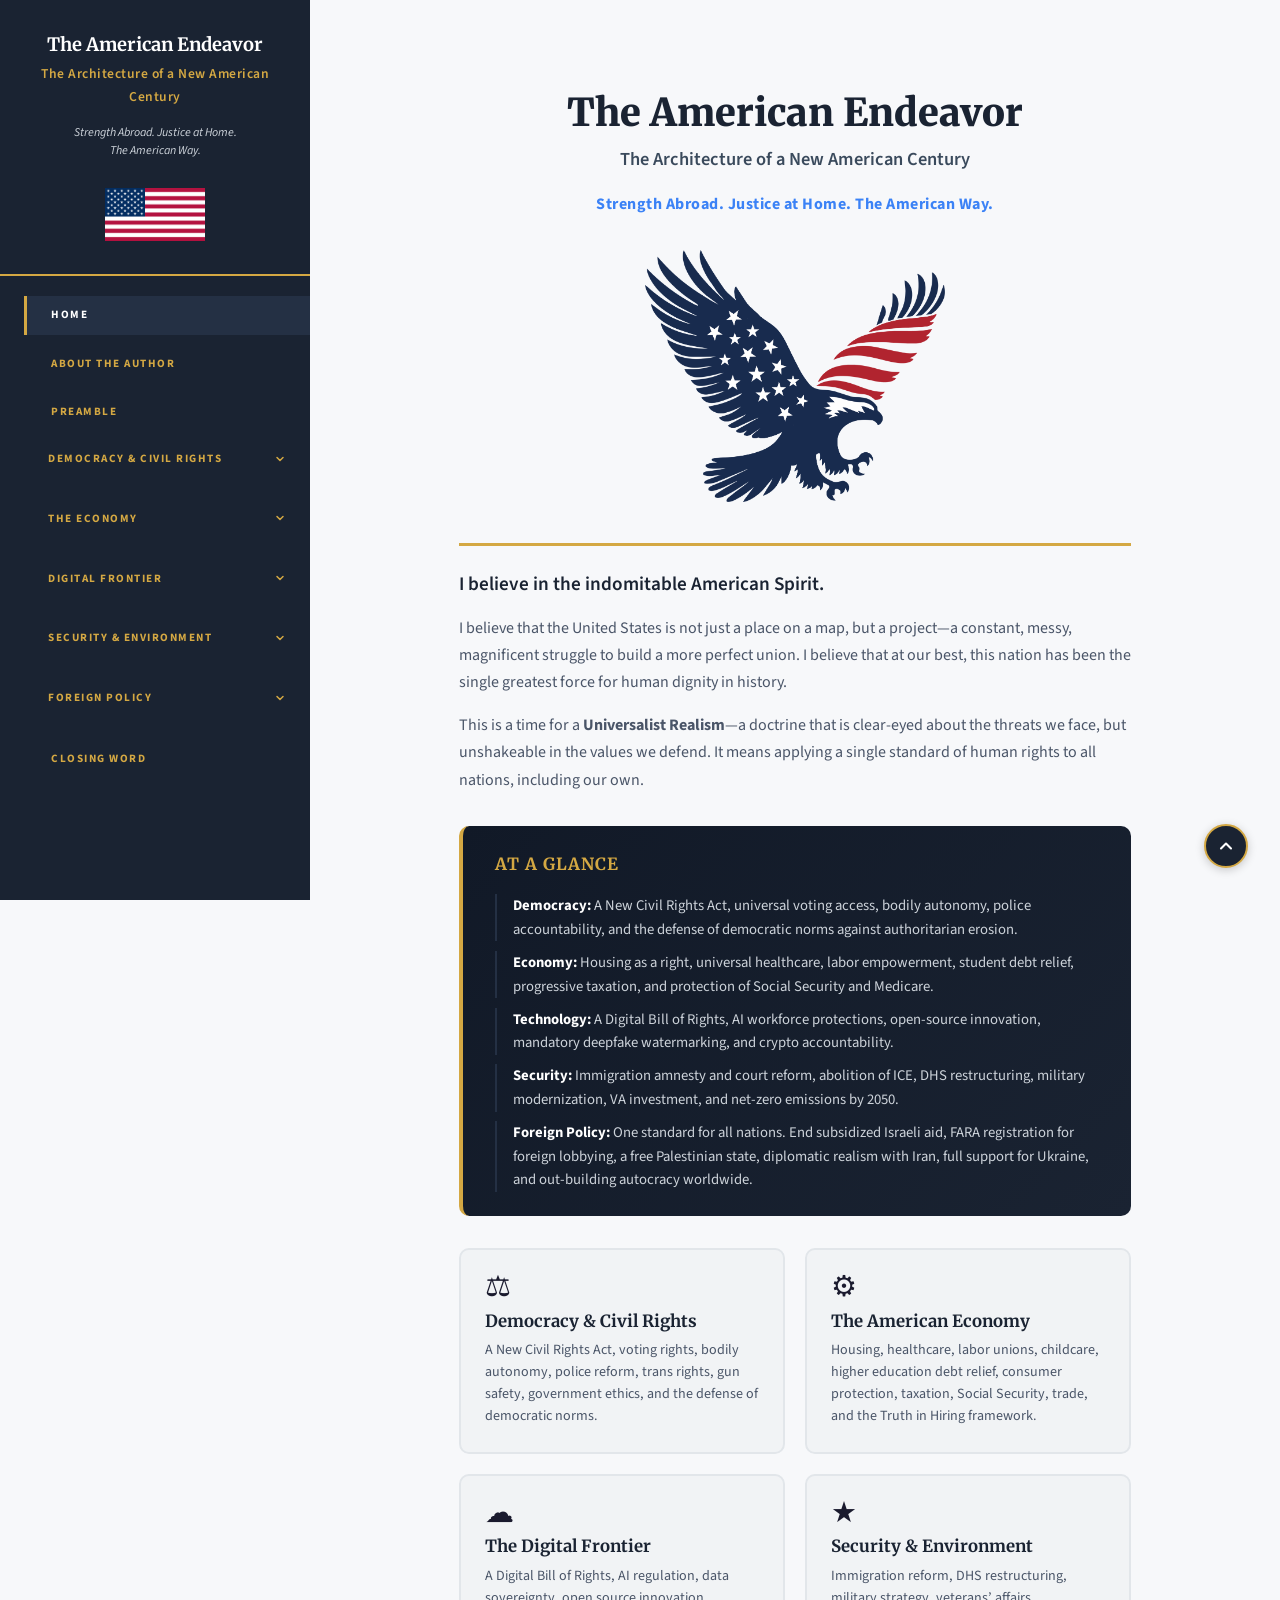
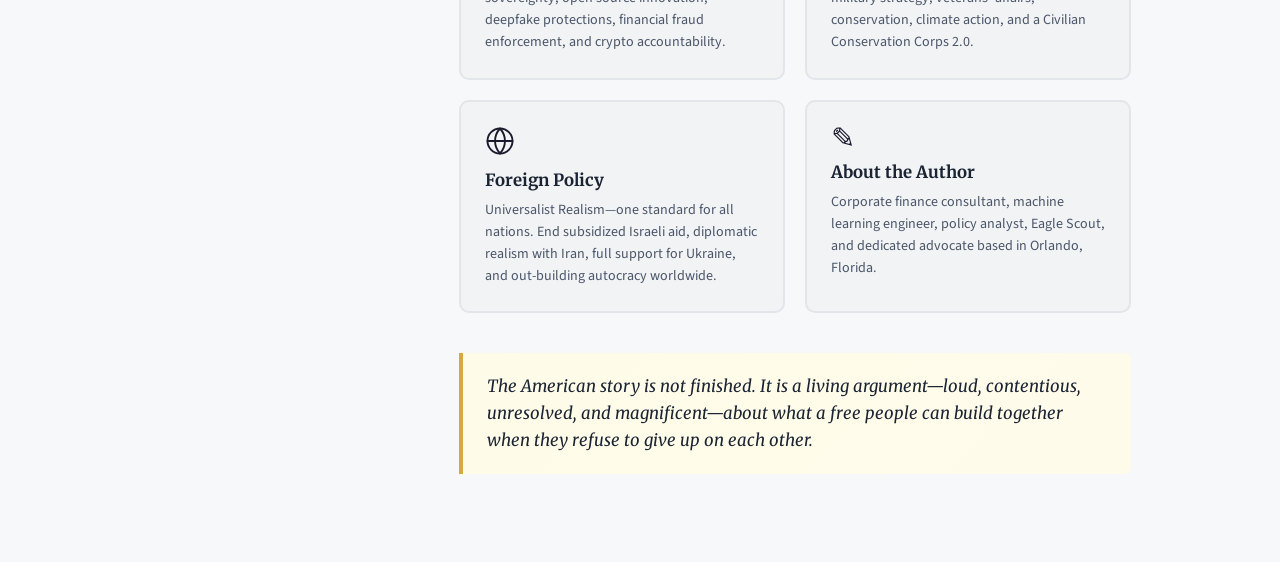
<file: index_dep.html>
<!DOCTYPE html>
<html lang="en">
<head>
  <meta charset="UTF-8">
  <meta name="viewport" content="width=device-width, initial-scale=1.0">
  <link rel="icon" type="image/png" sizes="32x32" href="favicon-32.png">
  <link rel="icon" type="image/png" sizes="16x16" href="favicon-16.png">
  <title>The American Endeavor</title>
  <meta name="description" content="The Architecture of a New American Century. A comprehensive political manifesto rooted in Universalist Realism — one standard for all nations, including our own. Strength Abroad. Justice at Home. The American Way.">
  <meta property="og:title" content="The American Endeavor">
  <meta property="og:description" content="The Architecture of a New American Century. A political doctrine rooted in Universalist Realism — Strength Abroad. Justice at Home. The American Way.">
  <meta property="og:type" content="website">
  <meta property="og:image" content="Headshot.jpg">
  <meta name="twitter:card" content="summary_large_image">
  <meta name="twitter:title" content="The American Endeavor">
  <meta name="twitter:description" content="The Architecture of a New American Century. Strength Abroad. Justice at Home. The American Way.">
  <link rel="preconnect" href="https://fonts.googleapis.com">
  <link rel="preconnect" href="https://fonts.gstatic.com" crossorigin>
  <link href="https://fonts.googleapis.com/css2?family=Merriweather:wght@400;700;900&family=Source+Sans+3:wght@400;600;700&display=swap" rel="stylesheet">
  <link rel="stylesheet" href="styles.css">
</head>
<body>

<!-- Mobile Header -->
<header class="mobile-header">
  <button class="menu-toggle" id="menuToggle" aria-label="Toggle navigation">
    <span></span><span></span><span></span>
  </button>
  <div class="mobile-title">The American Endeavor</div>
</header>

<!-- Sidebar Navigation -->
<nav class="sidebar" id="sidebar">
  <div class="sidebar-header">
    <h1>The American Endeavor</h1>
    <p class="subtitle">The Architecture of a New American Century</p>
    <p class="tagline">Strength Abroad. Justice at Home.<br>The American Way.</p>
    <img src="Flag_of_the_United_States.svg.png" alt="American Flag" style="width: 100px; margin-top: 0.75rem;">
  </div>
  <ul class="nav-list">
    <li><a href="#home" class="nav-link active" data-section="home">Home</a></li>
    <li><a href="#about" class="nav-link" data-section="about">About the Author</a></li>
    <li><a href="#preamble" class="nav-link" data-section="preamble">Preamble</a></li>

    <li class="nav-group">
      <button class="nav-group-toggle" aria-expanded="false" data-section="overview-democracy">
        <span>Democracy & Civil Rights</span>
        <svg class="chevron" width="12" height="12" viewBox="0 0 12 12"><path d="M3 4.5L6 7.5L9 4.5" fill="none" stroke="currentColor" stroke-width="1.5" stroke-linecap="round" stroke-linejoin="round"/></svg>
      </button>
      <ul class="nav-group-items">
        <li><a href="#overview-democracy" class="nav-link" data-section="overview-democracy">Overview</a></li>
        <li><a href="#civil-rights" class="nav-link" data-section="civil-rights">Civil Rights</a></li>
        <li><a href="#medical-rights" class="nav-link" data-section="medical-rights">Medical Rights & Bodily Autonomy</a></li>
        <li><a href="#trans-rights" class="nav-link" data-section="trans-rights">Transgender Rights</a></li>
        <li><a href="#statehood" class="nav-link" data-section="statehood">Statehood & Representation</a></li>
        <li><a href="#voting-rights" class="nav-link" data-section="voting-rights">Voting Rights</a></li>
        <li><a href="#justice" class="nav-link" data-section="justice">Justice & Rehabilitation</a></li>
        <li><a href="#police-reform" class="nav-link" data-section="police-reform">Police Reform</a></li>
        <li><a href="#federal-accountability" class="nav-link" data-section="federal-accountability">Federal Agent Accountability</a></li>
        <li><a href="#education" class="nav-link" data-section="education">Education</a></li>
        <li><a href="#diversity" class="nav-link" data-section="diversity">Diversity & Inclusion</a></li>
        <li><a href="#gun-safety" class="nav-link" data-section="gun-safety">Gun Safety</a></li>
        <li><a href="#government-ethics" class="nav-link" data-section="government-ethics">Government Ethics</a></li>
        <li><a href="#democratic-defense" class="nav-link" data-section="democratic-defense">Democratic Defense</a></li>
      </ul>
    </li>

    <li class="nav-group">
      <button class="nav-group-toggle" aria-expanded="false" data-section="overview-economy">
        <span>The Economy</span>
        <svg class="chevron" width="12" height="12" viewBox="0 0 12 12"><path d="M3 4.5L6 7.5L9 4.5" fill="none" stroke="currentColor" stroke-width="1.5" stroke-linecap="round" stroke-linejoin="round"/></svg>
      </button>
      <ul class="nav-group-items">
        <li><a href="#overview-economy" class="nav-link" data-section="overview-economy">Overview</a></li>
        <li><a href="#housing" class="nav-link" data-section="housing">Housing & Infrastructure</a></li>
        <li><a href="#healthcare" class="nav-link" data-section="healthcare">Healthcare</a></li>
        <li><a href="#labor" class="nav-link" data-section="labor">Labor & Unions</a></li>
        <li><a href="#childcare" class="nav-link" data-section="childcare">Childcare & Family Policy</a></li>
        <li><a href="#higher-education" class="nav-link" data-section="higher-education">Higher Education & Debt</a></li>
        <li><a href="#consumer-protection" class="nav-link" data-section="consumer-protection">Consumer Protection</a></li>
        <li><a href="#taxation" class="nav-link" data-section="taxation">Taxation</a></li>
        <li><a href="#social-security" class="nav-link" data-section="social-security">Social Security & Medicare</a></li>
        <li><a href="#trade" class="nav-link" data-section="trade">Trade & Tariffs</a></li>
        <li><a href="#truth-in-hiring" class="nav-link" data-section="truth-in-hiring">Truth in Hiring</a></li>
      </ul>
    </li>

    <li class="nav-group">
      <button class="nav-group-toggle" aria-expanded="false" data-section="overview-digital">
        <span>Digital Frontier</span>
        <svg class="chevron" width="12" height="12" viewBox="0 0 12 12"><path d="M3 4.5L6 7.5L9 4.5" fill="none" stroke="currentColor" stroke-width="1.5" stroke-linecap="round" stroke-linejoin="round"/></svg>
      </button>
      <ul class="nav-group-items">
        <li><a href="#overview-digital" class="nav-link" data-section="overview-digital">Overview</a></li>
        <li><a href="#digital-rights" class="nav-link" data-section="digital-rights">Digital Rights & Privacy</a></li>
        <li><a href="#ai-workforce" class="nav-link" data-section="ai-workforce">AI & The Workforce</a></li>
        <li><a href="#data-rights" class="nav-link" data-section="data-rights">Data Rights & Open Innovation</a></li>
        <li><a href="#digital-security" class="nav-link" data-section="digital-security">Digital Security</a></li>
        <li><a href="#financial-security" class="nav-link" data-section="financial-security">Financial Security & Fraud</a></li>
        <li><a href="#crypto" class="nav-link" data-section="crypto">Cryptocurrency</a></li>
      </ul>
    </li>

    <li class="nav-group">
      <button class="nav-group-toggle" aria-expanded="false" data-section="overview-security">
        <span>Security & Environment</span>
        <svg class="chevron" width="12" height="12" viewBox="0 0 12 12"><path d="M3 4.5L6 7.5L9 4.5" fill="none" stroke="currentColor" stroke-width="1.5" stroke-linecap="round" stroke-linejoin="round"/></svg>
      </button>
      <ul class="nav-group-items">
        <li><a href="#overview-security" class="nav-link" data-section="overview-security">Overview</a></li>
        <li><a href="#immigration" class="nav-link" data-section="immigration">Immigration</a></li>
        <li><a href="#dhs-reform" class="nav-link" data-section="dhs-reform">DHS Reform</a></li>
        <li><a href="#national-defense" class="nav-link" data-section="national-defense">National Defense</a></li>
        <li><a href="#environment" class="nav-link" data-section="environment">Environment & Public Lands</a></li>
      </ul>
    </li>

    <li class="nav-group">
      <button class="nav-group-toggle" aria-expanded="false" data-section="overview-foreign">
        <span>Foreign Policy</span>
        <svg class="chevron" width="12" height="12" viewBox="0 0 12 12"><path d="M3 4.5L6 7.5L9 4.5" fill="none" stroke="currentColor" stroke-width="1.5" stroke-linecap="round" stroke-linejoin="round"/></svg>
      </button>
      <ul class="nav-group-items">
        <li><a href="#overview-foreign" class="nav-link" data-section="overview-foreign">Overview</a></li>
        <li><a href="#universalist-realism" class="nav-link" data-section="universalist-realism">Universalist Realism</a></li>
        <li><a href="#israel-palestine" class="nav-link" data-section="israel-palestine">Israel & Palestine</a></li>
        <li><a href="#iran" class="nav-link" data-section="iran">Iran</a></li>
        <li><a href="#russia-ukraine" class="nav-link" data-section="russia-ukraine">Russia & Ukraine</a></li>
        <li><a href="#western-hemisphere" class="nav-link" data-section="western-hemisphere">Western Hemisphere</a></li>
        <li><a href="#asia-pacific" class="nav-link" data-section="asia-pacific">Asia-Pacific & China</a></li>
        <li><a href="#global-competition" class="nav-link" data-section="global-competition">Global Economic Competition</a></li>
      </ul>
    </li>

    <li><a href="#closing" class="nav-link" data-section="closing">Closing Word</a></li>
  </ul>
</nav>

<!-- Overlay for mobile menu -->
<div class="overlay" id="overlay"></div>

<!-- Main Content -->
<main class="content">

  <!-- HOME -->
  <section id="home" class="section active">
    <div class="home-hero">
      <h2 class="home-title">The American Endeavor</h2>
      <p class="home-author">The Architecture of a New American Century</p>
      <p class="home-motto">Strength Abroad. Justice at Home. The American Way.</p>
      <img src="American Endeavor.png" alt="The American Endeavor" style="width: 300px; margin-top: 1rem;">
    </div>
    <div class="section-body">
      <p class="lead">I believe in the indomitable American Spirit.</p>
      <p>I believe that the United States is not just a place on a map, but a project&mdash;a constant, messy, magnificent struggle to build a more perfect union. I believe that at our best, this nation has been the single greatest force for human dignity in history.</p>
      <p>This is a time for a <strong>Universalist Realism</strong>&mdash;a doctrine that is clear-eyed about the threats we face, but unshakeable in the values we defend. It means applying a single standard of human rights to all nations, including our own.</p>

      <div class="executive-summary">
        <h3>At a Glance</h3>
        <ul>
          <li><strong>Democracy:</strong> A New Civil Rights Act, universal voting access, bodily autonomy, police accountability, and the defense of democratic norms against authoritarian erosion.</li>
          <li><strong>Economy:</strong> Housing as a right, universal healthcare, labor empowerment, student debt relief, progressive taxation, and protection of Social Security and Medicare.</li>
          <li><strong>Technology:</strong> A Digital Bill of Rights, AI workforce protections, open-source innovation, mandatory deepfake watermarking, and crypto accountability.</li>
          <li><strong>Security:</strong> Immigration amnesty and court reform, abolition of ICE, DHS restructuring, military modernization, VA investment, and net-zero emissions by 2050.</li>
          <li><strong>Foreign Policy:</strong> One standard for all nations. End subsidized Israeli aid, FARA registration for foreign lobbying, a free Palestinian state, diplomatic realism with Iran, full support for Ukraine, and out-building autocracy worldwide.</li>
        </ul>
      </div>

      <div class="home-grid">

        <a href="#overview-democracy" class="home-card" data-section="overview-democracy">
          <div class="home-card-icon">&#9878;</div>
          <h3>Democracy &amp; Civil Rights</h3>
          <p>A New Civil Rights Act, voting rights, bodily autonomy, police reform, trans rights, gun safety, government ethics, and the defense of democratic norms.</p>
        </a>

        <a href="#overview-economy" class="home-card" data-section="overview-economy">
          <div class="home-card-icon">&#9881;</div>
          <h3>The American Economy</h3>
          <p>Housing, healthcare, labor unions, childcare, higher education debt relief, consumer protection, taxation, Social Security, trade, and the Truth in Hiring framework.</p>
        </a>

        <a href="#overview-digital" class="home-card" data-section="overview-digital">
          <div class="home-card-icon">&#9729;</div>
          <h3>The Digital Frontier</h3>
          <p>A Digital Bill of Rights, AI regulation, data sovereignty, open source innovation, deepfake protections, financial fraud enforcement, and crypto accountability.</p>
        </a>

        <a href="#overview-security" class="home-card" data-section="overview-security">
          <div class="home-card-icon">&#9733;</div>
          <h3>Security &amp; Environment</h3>
          <p>Immigration reform, DHS restructuring, military strategy, veterans&rsquo; affairs, conservation, climate action, and a Civilian Conservation Corps 2.0.</p>
        </a>

        <a href="#overview-foreign" class="home-card" data-section="overview-foreign">
          <div class="home-card-icon"><svg width="30" height="30" viewBox="0 0 24 24" fill="none" stroke="currentColor" stroke-width="1.5" stroke-linecap="round" stroke-linejoin="round"><circle cx="12" cy="12" r="10"/><path d="M2 12h20"/><path d="M12 2a15.3 15.3 0 0 1 4 10 15.3 15.3 0 0 1-4 10 15.3 15.3 0 0 1-4-10 15.3 15.3 0 0 1 4-10z"/></svg></div>
          <h3>Foreign Policy</h3>
          <p>Universalist Realism&mdash;one standard for all nations. End subsidized Israeli aid, diplomatic realism with Iran, full support for Ukraine, and out-building autocracy worldwide.</p>
        </a>

        <a href="#about" class="home-card" data-section="about">
          <div class="home-card-icon">&#9998;</div>
          <h3>About the Author</h3>
          <p>Corporate finance consultant, machine learning engineer, policy analyst, Eagle Scout, and dedicated advocate based in Orlando, Florida.</p>
        </a>

      </div>

      <blockquote>The American story is not finished. It is a living argument&mdash;loud, contentious, unresolved, and magnificent&mdash;about what a free people can build together when they refuse to give up on each other.</blockquote>
    </div>
  </section>

  <!-- ABOUT THE AUTHOR -->
  <section id="about" class="section">
    <h2>About the Author</h2>
    <div class="section-body">
      <div class="about-hero">
        <img src="Headshot.jpg" alt="Paul Andrew Turner Jr.">
        <h3 class="about-name">Paul Andrew Turner, J.M., M.A., M.S.</h3>
        <p class="about-location">Orlando, Florida</p>
      </div>
      <p>Paul Andrew Turner is a Corporate Finance FP&amp;A Consultant, machine learning engineer, and policy analyst based in Orlando, Florida. He specializes in the intersection of advanced machine learning, macroeconomic data, and global policy.</p>
      <p>Andrew currently drives strategic planning and financial operations at Verizon, focusing on customer profitability, credit policy, and predictive modeling. A dedicated technologist, he architects and develops machine learning models both professionally and in his personal research. His corporate work is highly pragmatic, utilizing these advanced ML techniques to manage multi-million-dollar risk portfolios and forecast economic realities. He brings a quantitative, law-schooled rigor to complex challenges, backed by a Master of Arts in Economics, a Juris Master in Financial Regulation &amp; Compliance Law, and a Master of Science in Financial Technology.</p>
      <p>Beyond the spreadsheet and the codebase, Andrew is a voracious reader, an active writer, and a dedicated advocate. He publishes data-driven analyses on the U.S. economy and geopolitical shifts, and actively volunteers his skills as an official event photographer for Orlando Pride. A lifelong outdoorsman with a deep commitment to community service, he has achieved the rank of Eagle Scout and is a recipient of the Vigil Honor within the Order of the Arrow. Whether engineering predictive algorithms, dissecting global economics and foreign affairs, or out on the water kayaking, Andrew brings a rigorous, data-driven approach to leaving systems fundamentally better than he found them.</p>
    </div>
  </section>

  <!-- PREAMBLE -->
  <section id="preamble" class="section">
    <div class="section-hero">
      <h2>The American Endeavor</h2>
      <p class="hero-author">The Architecture of a New American Century</p>
    </div>
    <div class="section-body">
      <p class="lead">I believe in the indomitable American Spirit.</p>
      <p>I believe that the United States is not just a place on a map, but a project&mdash;a constant, messy, magnificent struggle to build a more perfect union. I believe that at our best, this nation has been the single greatest force for human dignity in history. We are the country that broke the back of Fascism, rebuilt Europe from the ashes, and lit the torch of liberty that inspired the world.</p>
      <p>But I believe that since 2016, we have faltered.</p>
      <p>We have allowed the politics of fear to shrink our horizon. We have retreated from the world stage, leaving vacuums filled by tyrants. We have turned on each other at home, trading the &ldquo;E Pluribus Unum&rdquo; of our founding for a fractured tribalism. We have forgotten that America does not hide behind walls; America tears them down.</p>
      <p class="lead">I believe it is time to lead again.</p>
      <p>This is not a time for cynicism. This is a time for a <strong>Universalist Realism</strong>&mdash;a doctrine that is clear-eyed about the threats we face, but unshakeable in the values we defend. It means applying a single standard of human rights to all nations, including our own. It means projecting American power not to dominate, but to stabilize. It means competing fiercely with our adversaries while keeping the door to diplomacy open. It means we can arm Ukraine and criticize Israeli settlements in the same breath, because principle does not pick favorites. It is the rejection of both naive idealism and cynical realpolitik in favor of principled, strategic engagement.</p>
      <p>I believe that a nation cannot credibly champion freedom abroad while tolerating injustice at home. I believe that domestic strength&mdash;a middle class that thrives, a justice system that protects, an economy that includes&mdash;is the foundation upon which our global leadership rests. And I believe that when we get both right, when we project power with principle and govern at home with equity, we are not just a country. We are the proof that self-governance works.</p>
      <blockquote>Strength Abroad. Justice at Home. The American Way.</blockquote>
    </div>
  </section>

  <!-- OVERVIEW: DEMOCRACY & CIVIL RIGHTS -->
  <section id="overview-democracy" class="section">
    <h2>Democracy, Civil Rights &amp; The Social Contract</h2>
    <div class="section-body">
      <p class="lead">I believe that a nation cannot credibly champion freedom abroad while tolerating injustice at home.</p>
      <p>This section lays out a comprehensive vision for renewing the American social contract&mdash;from a New Civil Rights Act for the 21st century, to the defense of bodily autonomy, voting rights, and democratic institutions. It addresses police reform, federal accountability, education, diversity, gun safety, government ethics, and the imperative to politically defeat authoritarian movements within our own borders.</p>
      <div class="overview-grid">
        <a href="#civil-rights" class="overview-card" data-section="civil-rights">
          <h4>Civil Rights</h4>
          <p>A New Civil Rights Act, federal preemption of discriminatory state laws, and codified immigrant rights.</p>
        </a>
        <a href="#medical-rights" class="overview-card" data-section="medical-rights">
          <h4>Medical Rights &amp; Bodily Autonomy</h4>
          <p>Codifying Roe v. Wade, protecting medication abortion, and rejecting government interference in the exam room.</p>
        </a>
        <a href="#trans-rights" class="overview-card" data-section="trans-rights">
          <h4>Transgender Rights</h4>
          <p>Science-based gender-affirming care, distinguishing social, medical, and surgical transition, and inclusive athletics.</p>
        </a>
        <a href="#statehood" class="overview-card" data-section="statehood">
          <h4>Statehood &amp; Representation</h4>
          <p>D.C. and Puerto Rican statehood, and a Territorial Compact for Guam, American Samoa, USVI, and CNMI.</p>
        </a>
        <a href="#voting-rights" class="overview-card" data-section="voting-rights">
          <h4>Voting Rights</h4>
          <p>Universal ballot access, free voter ID, ending gerrymandering, and modernizing election infrastructure.</p>
        </a>
        <a href="#justice" class="overview-card" data-section="justice">
          <h4>Justice &amp; Rehabilitation</h4>
          <p>Repealing mandatory minimums, cannabis legalization, justice reinvestment, and narrowly tailored capital punishment.</p>
        </a>
        <a href="#police-reform" class="overview-card" data-section="police-reform">
          <h4>Police Reform</h4>
          <p>Qualified immunity reform, federal use-of-force standards, body cameras, and a National Police Misconduct Registry.</p>
        </a>
        <a href="#federal-accountability" class="overview-card" data-section="federal-accountability">
          <h4>Federal Agent Accountability</h4>
          <p>Personal liability for agents who violated constitutional rights, pension forfeiture, and the duty to disobey unlawful orders.</p>
        </a>
        <a href="#education" class="overview-card" data-section="education">
          <h4>Education</h4>
          <p>Full public school funding, STEM and vocational tracks, tuition-free associate&rsquo;s degrees, and opposing book bans.</p>
        </a>
        <a href="#diversity" class="overview-card" data-section="diversity">
          <h4>Diversity &amp; Inclusion</h4>
          <p>DEI as an American superpower, disability rights, and equal protection grounded in access and opportunity.</p>
        </a>
        <a href="#gun-safety" class="overview-card" data-section="gun-safety">
          <h4>Gun Safety</h4>
          <p>Universal background checks, waiting periods, and red flag laws&mdash;rights with responsibilities.</p>
        </a>
        <a href="#government-ethics" class="overview-card" data-section="government-ethics">
          <h4>Government Ethics</h4>
          <p>SCOTUS ethics code, presidential divestment, IG independence, lobbying bans, and banning congressional stock trading.</p>
        </a>
        <a href="#democratic-defense" class="overview-card" data-section="democratic-defense">
          <h4>Democratic Defense</h4>
          <p>Rejecting asymmetrical politics, confronting authoritarianism, and becoming the Avatar of Consequence.</p>
        </a>
      </div>
    </div>
  </section>

  <!-- CIVIL RIGHTS -->
  <section id="civil-rights" class="section">
    <h2>Democracy, Civil Rights &amp; The Social Contract</h2>
    <h3>My Statement on Civil Rights &amp; State Oppression</h3>
    <div class="section-body">
      <h4>I believe in a &ldquo;New Civil Rights Act&rdquo; for the 21st Century.</h4>
      <p>I unequivocally support the 14th Amendment&rsquo;s guarantee of equal protection under the law. I advocate for a new, federally codified Civil Rights Act that explicitly enshrines marriage equality, protects LGBTQ+ individuals from discrimination, and outlaws systemic inequities like redlining. I believe these rights are federal mandates, not state suggestions. I support federal preemption to make discriminatory state crackdowns illegal, ensuring that a citizen&rsquo;s fundamental rights do not vanish when they cross a state line.</p>
      <h4>I demand the codification of immigrant rights.</h4>
      <p>I reject the legal gray zones that allow for the abuse of non-citizens. I believe that all persons within the United States&mdash;regardless of status&mdash;are entitled to the full protections of the Constitution. This includes the 1st (Speech), 4th (Search &amp; Seizure), 5th/6th (Due Process), and 8th (Cruel &amp; Unusual Punishment) Amendments. Due process is not a privilege of citizenship; it is a check on government power that must apply to everyone.</p>
    </div>
  </section>

  <!-- MEDICAL RIGHTS -->
  <section id="medical-rights" class="section">
    <h2>Medical Rights &amp; Bodily Autonomy</h2>
    <h3>My Statement on Medical Rights &amp; Bodily Autonomy</h3>
    <div class="section-body">
      <h4>I believe in codifying the Roe v. Wade standard into federal law.</h4>
      <p>I believe that medical decisions belong in a doctor&rsquo;s office, not a state legislature. I advocate for the immediate passage of a federal statute (such as the Women&rsquo;s Health Protection Act) that codifies the protections of Roe v. Wade. This would establish a national baseline where abortion is legal and protected up to the point of fetal viability. This protection must explicitly extend to medication abortion&mdash;including mifepristone&mdash;which has become the frontline of legislative and judicial attack and represents the most immediate access crisis facing millions of Americans today.</p>
      <h4>I reject the government&rsquo;s interference in the exam room.</h4>
      <p>While I support the ability of states to regulate post-viability procedures consistent with the Roe framework, I fundamentally reject any government attempt to ban care before viability or to criminalize doctors for saving a woman&rsquo;s life. The government has no place inserting itself between a patient and their physician.</p>
    </div>
  </section>

  <!-- TRANSGENDER RIGHTS -->
  <section id="trans-rights" class="section">
    <h2>Transgender Rights</h2>
    <div class="section-body">
      <h4>I believe Trans Rights are Human Rights.</h4>
      <p>I reject the demonization of transgender Americans and support their right to live openly and authentically. I advocate for a science-based approach to gender-affirming care that respects the complexity of medical transition.</p>
      <h4>I distinguish between Social, Medical, and Surgical care.</h4>
      <ul>
        <li><strong>For Minors:</strong> I wholeheartedly support access to social transition (names, pronouns, clothing) and reversible medical interventions like puberty blockers, which allow youth and families time to make informed decisions.</li>
        <li><strong>For Surgeries:</strong> I believe that irreversible surgical interventions should be reserved for adults (18+). Surgical transition for minors should not be standard practice and should only be considered in extraordinary circumstances where a multidisciplinary medical team deems it strictly necessary for the immediate safety and well-being of the patient.</li>
      </ul>
      <h4>I believe in &ldquo;Science-Based Inclusion&rdquo; for athletics.</h4>
      <ul>
        <li><strong>In Co-Ed Sports:</strong> I support full inclusion without restriction.</li>
        <li><strong>In Gender-Segregated Sports:</strong> I support the participation of trans athletes after a clinically appropriate period of hormone replacement therapy (HRT). Research indicates that after 1 to 3 years of testosterone suppression, significant athletic advantages in hemoglobin and endurance diminish to levels comparable with cisgender athletes. I believe league policies should be based on these biometric benchmarks, not on blanket bans that target vulnerable children.</li>
      </ul>
    </div>
  </section>

  <!-- STATEHOOD -->
  <section id="statehood" class="section">
    <h2>Statehood &amp; Representation</h2>
    <h3>My Statement on Statehood &amp; Representation</h3>
    <div class="section-body">
      <h4>I believe that taxation without representation is tyranny.</h4>
      <p>I support full statehood for Washington D.C. The denial of voting representation to over 700,000 American citizens is an abhorrent contradiction to the founding principles of our nation. I reject the partisan excuses used to disenfranchise the capital&rsquo;s residents and believe they deserve equal standing in the Union.</p>
      <h4>I advocate for Puerto Rican statehood based on economic integration.</h4>
      <p>I support an immediate, binding territory-wide referendum on statehood for Puerto Rico. I believe the trigger for statehood should be tied to the transition of the territory into the federal income tax system. Given the island&rsquo;s population size, its deep historical contribution to the US, and the necessity of economic investment, statehood is the only logical path to end its colonial status and unleash its economic potential.</p>
      <h4>I propose a &ldquo;Territorial Compact&rdquo; for our island neighbors.</h4>
      <p>For smaller territories with populations under 500,000&mdash;such as Guam, American Samoa, the USVI, and the CNMI&mdash;I advocate for a unified political compact. While retaining their individual national identities, distinct cultural sovereignty, and full local governance, I believe these territories should be empowered to elect a single, shared voting representative to the U.S. House&mdash;much as a small state holds a single at-large seat&mdash;whose mandate is to represent their collective interests in federal legislation. Each territory would additionally retain its own non-voting delegate for territory-specific affairs.</p>
      <p>I recognize that the four territories have meaningfully different legal relationships with the federal government&mdash;including American Samoa&rsquo;s unique citizenship and land tenure framework&mdash;and the compact must be structured to accommodate, rather than override, those distinctions. I acknowledge this proposal would likely require a constitutional amendment or, at minimum, a creative application of Article IV, and I accept that legal complexity as the cost of finally enfranchising nearly 350,000 Americans who currently have no voice in the laws that govern them. The purpose of this compact is not homogenization, but amplification.</p>
    </div>
  </section>

  <!-- VOTING RIGHTS -->
  <section id="voting-rights" class="section">
    <h2>Voting Rights &amp; Electoral Integrity</h2>
    <h3>My Statement on Voting Rights &amp; Electoral Integrity</h3>
    <div class="section-body">
      <h4>I believe the right to vote is the cornerstone of all other rights.</h4>
      <p>A democracy that makes it harder to vote is not a democracy&mdash;it is a managed oligarchy dressed in the language of the republic. I support the full restoration and expansion of the Voting Rights Act, including a modernized preclearance requirement that prevents states with documented histories of voter suppression from enacting new restrictions without federal review. Every eligible American citizen should be able to cast their ballot without navigating an obstacle course designed to exhaust them into giving up.</p>
      <h4>I advocate for a &ldquo;Universal Ballot Access&rdquo; standard.</h4>
      <p>I believe the federal government must establish a national baseline for ballot access that no state may fall below. This includes: automatic voter registration for all eligible citizens at the point of contact with any government agency; a minimum of fifteen early voting days in all federal elections; vote-by-mail availability for all citizens upon request; and the restoration of voting rights for formerly incarcerated individuals upon completion of their sentence. Civic participation is not a reward for perfect behavior&mdash;it is the foundation of a legitimate government.</p>
      <h4>I support a national free voter ID program.</h4>
      <p>I refuse to accept the false choice between election security and voter access. I believe that if any level of government requires identification to vote, it must simultaneously provide that identification free of charge, automatically, and with minimal bureaucratic burden. I support a federally issued, free voter identification card available to all eligible citizens&mdash;eliminating the access barrier that voter ID laws impose on low-income, elderly, and minority voters while rendering the &ldquo;voter fraud&rdquo; argument moot. The solution to the voter ID debate is not to fight over whether ID should be required; it is to ensure that no American is ever denied the franchise because they cannot afford to prove who they are.</p>
      <h4>I demand an end to partisan gerrymandering.</h4>
      <p>I believe the practice of politicians drawing their own district lines is a fundamental corruption of representative democracy. I support the establishment of independent, nonpartisan redistricting commissions in all fifty states for both congressional and state legislative maps. When politicians choose their voters rather than voters choosing their representatives, the social contract is broken.</p>
      <h4>I believe we must modernize and protect our election infrastructure.</h4>
      <p>I support robust federal funding for the modernization of voting systems, the mandatory use of paper ballot backups in all federal elections, and the independence of the Election Assistance Commission from partisan interference. I believe election administration should be treated as critical national security infrastructure&mdash;because it is.</p>
    </div>
  </section>

  <!-- JUSTICE -->
  <section id="justice" class="section">
    <h2>Justice &amp; Rehabilitation</h2>
    <h3>My Statement on Justice &amp; Rehabilitation</h3>
    <div class="section-body">
      <h4>I condemn the failure of mass incarceration.</h4>
      <p>I believe that a justice system that releases people worse off than when they entered is a broken system. I advocate for the repeal of mandatory minimums and the 1994 Crime Bill provisions that stripped judges of discretion. I support a &ldquo;Justice Reinvestment&rdquo; strategy that ties federal prison funding to recidivism rates&mdash;prisons should be paid for rehabilitating citizens, not warehousing bodies.</p>
      <h4>I support the full legalization of cannabis.</h4>
      <p>I believe the &ldquo;War on Drugs&rdquo; has been a catastrophic failure that has disproportionately devastated BIPOC communities. I advocate for the full federal descheduling and legalization of cannabis. I believe the tax revenue generated from this new industry should be earmarked for the &ldquo;New Civil Rights Act&rdquo; enforcement and for grants to minority-owned small businesses, repairing the economic damage of decades of prohibition.</p>
      <h4>I believe the Federal Death Penalty must be reserved for the &ldquo;Worst of the Worst.&rdquo;</h4>
      <p>I oppose the broad application of capital punishment, but I support its retention for the most egregious offenses against the state and humanity. I hold this position as a deliberate moral compromise, not a philosophical certainty. I recognize the profound difficulty of declaring any human being beyond redemption with the certainty that taking their life demands&mdash;and I am acutely aware of the documented risk of executing the innocent. My support for a narrowly tailored death penalty is therefore conditional: it must never be applied to the mentally ill, to those with unresolved questions of innocence, or to any case short of the clearest, most overwhelming evidence of guilt. I believe the taking of a life is the most immense responsibility a government can bear, and I refuse to allow prosecutorial habit or political pressure to cheapen that gravity.</p>
      <h4>I advocate for &ldquo;Narrow Tailoring&rdquo; of the ultimate penalty.</h4>
      <p>I believe the death penalty should be strictly limited to cases of:</p>
      <ul>
        <li><strong>High Treason:</strong> Acts that betray the nation and jeopardize its survival.</li>
        <li><strong>Terrorism:</strong> Mass casualty attacks that target innocent civilians.</li>
        <li><strong>Serial Killers:</strong> Offenders who have demonstrated a pathological compulsion to kill with no hope of redemption.</li>
      </ul>
      <p>For all other crimes, I believe in life imprisonment without parole. We must ensure that the state does not execute the innocent, the mentally ill, or the redeemable.</p>
    </div>
  </section>

  <!-- POLICE REFORM -->
  <section id="police-reform" class="section">
    <h2>Police Reform &amp; Community Safety</h2>
    <h3>My Statement on Police Reform &amp; Community Safety</h3>
    <div class="section-body">
      <h4>I believe in both the necessity of law enforcement and the obligation to reform it.</h4>
      <p>I reject the false binary of &ldquo;back the blue&rdquo; versus &ldquo;defund the police.&rdquo; This is a manufactured choice designed to prevent serious conversation. I believe that effective, accountable, and community-rooted policing is a civil right&mdash;particularly for the communities that suffer most from both crime and police misconduct. The goal is not fewer police; it is better policing, tethered to the communities it serves and accountable to the law it enforces.</p>
      <h4>I demand an end to qualified immunity as a blanket shield.</h4>
      <p>The doctrine of qualified immunity&mdash;which requires plaintiffs to identify a virtually identical prior case to hold an officer liable for unconstitutional conduct&mdash;has become a near-total barrier to civil accountability for police misconduct. I support federal legislation reforming qualified immunity to restore meaningful civil recourse for victims of unconstitutional policing, while preserving reasonable good-faith protections for officers acting within clearly established law. Accountability is not anti-police; it is the foundation of public trust.</p>
      <h4>I support a federal use-of-force standard.</h4>
      <p>The United States has no national standard governing when and how law enforcement may use lethal or non-lethal force. I advocate for a federal minimum standard requiring that force be used only as a last resort, that de-escalation techniques be mandatory training requirements, and that chokeholds and other high-risk restraint techniques be banned in all non-lethal encounters. This standard would apply to all agencies receiving federal law enforcement funding.</p>
      <h4>I demand mandatory body-worn cameras with enforceable activation policies.</h4>
      <p>Body-worn cameras are among the most broadly supported police accountability tools in America&mdash;supported by the public, by civil rights organizations, and by the majority of rank-and-file officers who know that footage protects the honest as much as it exposes the corrupt. I support federal funding for universal body camera deployment in all departments receiving federal law enforcement grants, paired with strict policies mandating activation during all enforcement encounters. Deliberate deactivation or obstruction of camera footage during an encounter must carry meaningful disciplinary and evidentiary consequences. If an officer&rsquo;s body camera is off during a use-of-force incident, the evidentiary presumption should not favor the officer.</p>
      <h4>I believe in reinvesting in the full ecosystem of public safety.</h4>
      <p>Policing alone cannot solve the conditions that breed crime. I support significant federal investment in mental health crisis response&mdash;including co-responder programs that pair trained clinicians with officers on mental health calls&mdash;as well as violence interruption programs, community-based conflict resolution, and the social services infrastructure (housing, addiction treatment, youth programming) that prevents the conditions that generate crime in the first place. We do not make communities safer by cutting the safety net and then arresting the people who fall through it.</p>
      <h4>I support the creation of a National Police Misconduct Registry.</h4>
      <p>Officers with documented histories of excessive force, dishonesty, or civil rights violations currently face no systemic barrier to being hired by a new department across a state line. I advocate for a federally maintained, publicly accessible registry of sustained officer misconduct findings&mdash;not allegations, but findings&mdash;to ensure that bad actors cannot simply relocate their badges.</p>
    </div>
  </section>

  <!-- FEDERAL ACCOUNTABILITY -->
  <section id="federal-accountability" class="section">
    <h2>Federal Agent Accountability &amp; The Duty to Disobey</h2>
    <h3>My Statement on Federal Agent Accountability &amp; The Duty to Disobey</h3>
    <div class="section-body">
      <h4>I believe there must be a reckoning for what was done in our name.</h4>
      <p>During the second Trump administration, elements within Immigration and Customs Enforcement and the Department of Homeland Security conducted enforcement operations that violated the fundamental human and civil rights of immigrants, peaceful protesters, and American citizens. People were detained without due process. Families were destroyed. Nonviolent individuals who posed no threat to anyone died in federal custody or at the hands of federal agents. These were not the actions of a few rogue officers&mdash;they were the product of an institutional culture that prioritized cruelty as deterrence and treated human beings as political props. I refuse to allow this chapter to close without consequence.</p>
      <h4>I support the passage of a &ldquo;Restoring Justice and Federal Accountability Act.&rdquo;</h4>
      <p>I advocate for a comprehensive legislative framework that moves beyond the hollow rituals of administrative leave and reassignment and instead imposes real, personal accountability on every agent, supervisor, and official who participated in, authorized, or enabled enforcement actions that resulted in the death, wrongful detention, or injury of nonviolent individuals, peaceful demonstrators, or American citizens who posed no threat.</p>
      <h4>I demand the removal of qualified immunity for agents who violated constitutional rights.</h4>
      <p>I support a statutory cause of action that allows survivors and victims&rsquo; families to personally sue federal agents who participated in these abuses. The shield of qualified immunity&mdash;which currently requires victims to identify a nearly identical prior case before they can hold an officer accountable&mdash;must be stripped from those who committed these acts. I reject the legal fiction that an agent who brutalizes an innocent person should be protected because no court has previously ruled on that exact method of brutalization. The Constitution is not a technicality.</p>
      <h4>I believe those who profited from cruelty should fund the restoration of their victims.</h4>
      <p>I advocate for the mandatory forfeiture of all federal retirement annuities, pensions, Thrift Savings Plan holdings, and accumulated government benefits from agents found to have participated in these violations. These forfeited assets must not revert to the general Treasury&mdash;they must be placed in a dedicated Victims&rsquo; Reparation Escrow and used exclusively to provide direct financial reparations to survivors, to the families of those who were killed, and to individuals who were wrongfully detained, deported, or injured. Justice is not abstract; it is material. The people who were harmed deserve to be made whole, and the people who harmed them should bear the cost.</p>
      <h4>I demand that the federal government refuse to shield those who broke their oath.</h4>
      <p>Under current practice, when a federal agent is sued for misconduct, the Department of Justice provides their legal defense and the taxpayer pays any resulting judgment. I reject this arrangement for agents covered under this Act. The government must be statutorily prohibited from providing legal counsel, indemnification, or payment of judgments for agents found to have violated civil and human rights. These debts must be satisfied from the personal assets, savings, and future earnings of the individuals responsible&mdash;not from the pockets of the taxpayers they victimized. Furthermore, I support amending the Bankruptcy Code to make these judgments permanently nondischargeable. You do not get to destroy a family and then walk away clean through a bankruptcy filing.</p>
      <h4>I support the termination and permanent debarment of offending agents.</h4>
      <p>Any federal employee found to have participated in the specified enforcement actions must be removed from service&mdash;not suspended, not reassigned, not permitted to quietly resign with benefits. Removed. I further support a lifetime bar on federal employment and a prohibition on federal contractors hiring these individuals. Companies that employ debarred agents should face the immediate termination of their government contracts. Public trust, once this fundamentally violated, cannot be restored by a transfer to a different desk.</p>
      <h4>I reject&mdash;absolutely and without exception&mdash;the defense of &ldquo;following orders.&rdquo;</h4>
      <p>The principle that obedience to an unlawful order does not absolve the individual of responsibility is not new. It was established at Nuremberg. It is embedded in the Uniform Code of Military Justice. And yet it has never been formally codified in federal civilian employment law. I support its codification now. Every federal agent swears an oath to support and defend the Constitution&mdash;not to support and defend their supervisor&rsquo;s directives. When an order is manifestly unconstitutional, the duty of a sworn officer is to refuse it. Those who followed unlawful orders will be held to the same standard as those who gave them. Moral courage is not optional in public service.</p>
      <h4>I believe in due process&mdash;even for those who denied it to others.</h4>
      <p>I am not proposing a purge. I support the establishment of an independent Federal Agent Accountability Review Board&mdash;composed of agency representatives and presidentially appointed civil rights experts&mdash;to hear the appeals of agents facing termination and forfeiture. Every individual must have the opportunity to present evidence that they did not participate in the actions at issue. The standard of review must be fair: the agency bears the burden of proving participation by a preponderance of the evidence. But I insist on one structural safeguard: if participation is proven, the Board must not have the authority to mitigate the penalty. This is not a negotiation. The consequences are fixed. The only question is whether the facts apply.</p>
      <h4>I believe this framework must outlast any single administration.</h4>
      <p>I am not interested in political revenge. I am interested in establishing a permanent legal precedent: that federal agents who violate the constitutional rights of the people they are sworn to serve will face personal financial ruin, criminal referral, and permanent exclusion from public service. This is not about one president or one agency. It is about ensuring that no future administration can weaponize federal law enforcement against its own people and expect the agents who carry out that weaponization to be protected by the very government they disgraced. The message must be unmistakable: the Constitution is not suspended by executive order, and the oath you swore is not a suggestion.</p>
    </div>
  </section>

  <!-- EDUCATION -->
  <section id="education" class="section">
    <h2>Education &amp; Human Capital</h2>
    <h3>My Statement on Education &amp; Human Capital</h3>
    <div class="section-body">
      <h4>I believe in a &ldquo;Human Capital Strategy&rdquo; to compete globally.</h4>
      <p>I advocate for the full funding of public education, viewing it as a national security imperative. We cannot out-compete nations like China if we do not out-educate them. I support empowering teachers with the autonomy and materials they need, and I demand they be compensated as the nation-builders they are. A teacher&rsquo;s salary should reflect their immense contribution to our future economy and stability. Specifically, I support establishing a federal minimum salary floor for public school teachers&mdash;indexed to regional cost of living&mdash;and a federal supplemental pay program for teachers in high-need and rural districts, ensuring that geography does not determine whether a child has an experienced educator in front of them.</p>
      <h4>I believe in a dual-track focus on STEM and Vocational Trades.</h4>
      <p>I reject the idea that a four-year university degree is the only path to success. I support massive federal investment in STEM education to keep us on the cutting edge of science, alongside robust funding for Vocational and Technical programs. We need engineers to design the future, but we also need the skilled tradespeople to build it. My industrial policy requires a workforce ready to weld, code, and construct.</p>
      <h4>I support &ldquo;The Associate&rsquo;s Guarantee.&rdquo;</h4>
      <p>I believe that the first two years of higher education&mdash;whether at a Community College or a State University&mdash;should be tuition-free. This ensures that every American can obtain an Associate&rsquo;s Degree or a Trade Certification without crushing debt. This is the most efficient way to close the skills gap and expand the middle class.</p>
      <h4>I believe public education is the forge of democratic citizenship.</h4>
      <p>I reject the coordinated campaign to ban books, sanitize history, and transform public school curricula into instruments of political conformity. A child who is not taught the full, honest history of their country&mdash;including its failures, its injustices, and the movements that fought to correct them&mdash;is not being educated; they are being indoctrinated into comfortable ignorance. I support the academic freedom of teachers and librarians to select age-appropriate materials that reflect the full breadth of the American experience, and I oppose any legislation that prohibits the discussion of race, gender, or historical injustice in public schools under the guise of &ldquo;parental rights.&rdquo;</p>
      <h4>I distinguish between parental involvement and political censorship.</h4>
      <p>I believe parents have every right to be involved in their children&rsquo;s education&mdash;to attend school board meetings, to review curricula, to supplement classroom learning at home. What I reject is the weaponization of &ldquo;parental rights&rdquo; as a legislative vehicle for removing books from libraries, banning the acknowledgment of LGBTQ+ families, or preventing teachers from discussing the history of slavery, segregation, and the civil rights movement in honest terms. Education is not indoctrination simply because it makes adults uncomfortable. A democracy that fears its own history will not survive long enough to improve upon it.</p>
    </div>
  </section>

  <!-- DIVERSITY -->
  <section id="diversity" class="section">
    <h2>Diversity, Inclusion &amp; The American Superpower</h2>
    <h3>My Statement on Diversity, Inclusion, and the American Superpower</h3>
    <div class="section-body">
      <h4>I believe in the absolute moral imperative of human dignity.</h4>
      <p>I believe in the inherent worth of every human being, regardless of their background, the color of their skin, or whom they love. The fundamental premise of the American project is that all people are created equal. BIPOC and LGBTQ+ Americans contribute immeasurably to every aspect of our nation, and fully including them is not just a strategic benefit&mdash;it is a moral imperative.</p>
      <h4>I reject the right-wing demonization of diversity.</h4>
      <p>I wholeheartedly believe that diversity, accessibility, and inclusion are American strengths, not detriments. For too long, the political right has demonized diversity as an attack on white Americans. I understand the anxieties that drive this backlash: for some, inclusion feels like a threat to entrenched positions of privilege and power, while others have been fed the fabricated fear that DEI policies inherently lower standards or compromise safety and performance. I must be unequivocal: these positions are factually incorrect and morally abhorrent. Inclusion does not dilute excellence; it expands the pool from which excellence can be drawn.</p>
      <h4>History proves diversity is our structural superpower.</h4>
      <p>Diversity is the bedrock of our culture, our military, and our economy. Some of the greatest technological and societal leaps in human history&mdash;both within the United States and across the globe&mdash;have been engineered by minds from every conceivable background. Innovation is not confined by race, gender, sexual orientation, or origin. Our modern world has been fundamentally shaped by the brilliance of women, LGBTQ+ pioneers, immigrants, and individuals from every walk of life whose unique lived experiences allowed them to solve complex problems others couldn&rsquo;t even see. Whether we are talking about the foundational algorithms of computing, breakthroughs in medical science, or the architectural frameworks of human rights, progress relies on this exact collision of different perspectives. Furthermore, people of all colors and backgrounds have bravely served in every branch of our military since the very founding of the Republic. To fully include every American in the fabric of our country is not a concession; it is the ultimate optimization of our national potential.</p>
      <blockquote>Humanity is a beautiful tapestry of cultures, experience, and history; it is the purposeful weaving of these unique threads that adds indispensable strength to our social fabric, our economy, and the core spirit of our Nation.</blockquote>
      <h4>I believe disability rights are civil rights&mdash;full stop.</h4>
      <p>The Americans with Disabilities Act was landmark legislation, but the work it began is far from finished. Over thirty-five years after its passage, Americans with disabilities still face employment rates roughly half that of their non-disabled peers, persistent barriers to physical and digital accessibility, and the unconscionable continuation of the subminimum wage under Section 14(c) of the Fair Labor Standards Act&mdash;a provision that allows employers to pay disabled workers pennies on the dollar. I support the immediate repeal of Section 14(c) and the establishment of a transition framework that moves sheltered workshops toward competitive integrated employment. I advocate for the rigorous enforcement of ADA accessibility standards in both physical spaces and digital platforms&mdash;because a &ldquo;Digital Bill of Rights&rdquo; that does not account for the 61 million Americans living with disabilities is not universal. I believe that a society&rsquo;s commitment to human dignity is measured not by how it treats its most powerful members, but by how it includes its most marginalized.</p>
      <h4>I believe in true equal protection under the law.</h4>
      <p>I firmly believe in the core principles of DEI and affirmative action as necessary tools to dismantle historic, systemic barriers and ensure accessibility. However, as a believer in equal protection, I also acknowledge that the execution of these policies must remain strictly focused on expanding opportunity. When I speak of overcorrection, I am referring to a narrow and specific concern: admission or hiring systems that impose hard numerical quotas by race&mdash;rather than holistic, opportunity-expanding review processes&mdash;have, in isolated documented cases, created structural disadvantages on the basis of race that mirror the very discrimination we seek to eradicate. This is not an argument against DEI; it is an argument for designing DEI programs that can withstand legal and moral scrutiny because they are grounded in access and opportunity, not in reductive arithmetic. True equity means leveling the playing field for everyone, ensuring that American meritocracy is truly accessible to all, without prejudice or retaliation.</p>
    </div>
  </section>

  <!-- GUN SAFETY -->
  <section id="gun-safety" class="section">
    <h2>Gun Safety &amp; The Second Amendment</h2>
    <h3>My Statement on Gun Safety &amp; The Second Amendment</h3>
    <div class="section-body">
      <h4>I fundamentally believe in the Second Amendment.</h4>
      <p>I support the individual right of law-abiding citizens to own firearms for defense and sport. I reject the notion that we must choose between the Second Amendment and public safety; I believe we can and must have both.</p>
      <h4>I advocate for &ldquo;Rights with Responsibilities.&rdquo;</h4>
      <p>I believe in the strict enforcement of the National Firearms Act (NFA) and I support a federal framework that includes:</p>
      <ul>
        <li><strong>Universal Background Checks</strong> to ensure guns don&rsquo;t fall into the wrong hands.</li>
        <li><strong>Mandatory Waiting Periods</strong> to prevent impulsive violence and suicides.</li>
        <li><strong>Federal Red Flag Laws</strong> that allow for the temporary, due-process removal of firearms from individuals deemed a danger to themselves or others.</li>
      </ul>
      <p>I recognize that this framework does not address assault-style weapons and high-capacity magazines&mdash;a subject of profound urgency for the communities that have buried children, parishioners, and concertgoers in the wake of mass shootings. I do not dismiss the devastation wrought by weapons designed for battlefields being used in American classrooms and churches, and I hold no philosophical attachment to their civilian availability. However, I believe the political capital required to pass and sustain an assault weapons ban&mdash;given current Supreme Court jurisprudence and the near-certain legal challenges it would face&mdash;would be more effectively invested in the universal background check, waiting period, and red flag infrastructure that have a realistic path to passage and a proven record of saving lives. This is not a permanent concession; it is a strategic sequencing. I am committed to revisiting the question of weapons of war in civilian hands once the foundational infrastructure of gun safety is built and defended.</p>
    </div>
  </section>

  <!-- GOVERNMENT ETHICS -->
  <section id="government-ethics" class="section">
    <h2>Government Ethics &amp; Institutional Integrity</h2>
    <h3>My Statement on Government Ethics &amp; Institutional Integrity</h3>
    <div class="section-body">
      <h4>I demand a binding, enforceable code of ethics for the Supreme Court.</h4>
      <p>I believe that the highest court in the land must not operate with the lowest ethical standards in the federal judiciary. The legitimacy of the Supreme Court relies on its absolute, unquestionable impartiality. I advocate for a statutorily mandated ethics code for SCOTUS justices, complete with a transparent, independent enforcement mechanism. I fundamentally reject a system where lifetime appointees can accept undisclosed luxury gifts, shadow-funded vacations, or rule on cases involving direct conflicts of interest without structural consequence.</p>
      <h4>I believe the Presidency is a public trust, not a profit center.</h4>
      <p>I advocate for the strict, legislative fortification of the Foreign and Domestic Emoluments Clauses. The American people must have absolute certainty that the Commander-in-Chief is making decisions based on national security and public welfare, not personal financial gain or corporate leverage. I support binding financial divestment requirements for the President and Vice President, eliminating the easily manipulated &ldquo;honor system&rdquo; of trusts that are blind in name only. The President must be entirely legally insulated from private enterprise.</p>
      <h4>I advocate for the absolute independence of Inspector Generals.</h4>
      <p>I view Inspector Generals as the immune system of our federal bureaucracy&mdash;the essential watchdogs whose sole job is to root out waste, fraud, and executive abuse. I condemn the practice of any administration terminating an IG as political retaliation for doing their job. I support legislation granting all federal Inspector Generals strict &ldquo;for-cause&rdquo; removal protections, explicitly uncoupling them from the political whims of the executive branch. They must have the statutory armor necessary to investigate the highest levels of power without fear of partisan execution.</p>
      <h4>I believe in closing the revolving door of public service.</h4>
      <p>I view the immediate pipeline from federal regulator or elected official to corporate lobbyist as a form of legalized corruption. I support extending the post-employment lobbying ban for members of Congress and senior executive branch officials to a minimum of five years. If you are given the privilege of writing the laws, you should not be permitted to immediately monetize that access for the highest bidder.</p>
      <h4>I demand a full ban on congressional stock trading.</h4>
      <p>I believe it is indefensible that the men and women who write tax law, approve defense contracts, and receive classified intelligence briefings are permitted to actively trade individual stocks while in office. This is not a gray area&mdash;it is a structural invitation to corruption, and the American people know it. I support legislation requiring all members of Congress, their spouses, and senior staff to divest from individual stock holdings and place their assets in independently managed blind trusts or broad-based index funds for the duration of their service. If you are entrusted with the power to move markets with a committee vote, you must not be permitted to profit from the movement. Public service is not a trading floor.</p>
    </div>
  </section>

  <!-- DEMOCRATIC DEFENSE -->
  <section id="democratic-defense" class="section">
    <h2>Democratic Defense &amp; The Avatar of Consequence</h2>
    <h3>My Statement on Democratic Defense and The Avatar of Consequence</h3>
    <div class="section-body">
      <h4>I reject the paralyzing fallacy of asymmetrical politics.</h4>
      <p>For too long, the Democratic establishment has operated under the delusion that if we simply act polite enough, the authoritarian forces fracturing this country will eventually self-correct. I am done with this paralyzing fallacy. When one side abandons the rule of law to embrace a narcissistic cult of personality, responding with standard political decorum is not taking the high road; it is capitulation. We are engaged in a fight for the structural survival of the American republic. The kid gloves must come off. We will no longer bring polite rhetoric to a constitutional street fight. We must become the Avatar of Consequence.</p>
      <h4>I view the MAGA movement as a domestic threat to the Republic.</h4>
      <p>I believe that being fiercely pro-humanity and pro-progress requires us to be uncompromisingly anti-MAGA. The MAGA movement is not a traditional conservative political philosophy; it is an isolationist, ethnonationalist cult of personality that is actively destroying the fabric of our society and the character of our nation. It relies on the politics of fear, the demonization of marginalized communities, and the dismantling of democratic guardrails. This movement cannot be compromised with or politely debated; it must be politically and systemically defeated so thoroughly at the ballot box that it is permanently relegated to the ash heap of history.</p>
      <h4>I demand absolute, structural accountability for the architects of democratic decay.</h4>
      <p>We will not seek extrajudicial retribution, because we believe in the Constitution&mdash;but we will unleash the full, unyielding weight of the American justice system. The political leaders, media figures, and financial syndicates who orchestrated, funded, and executed the attacks on our democratic norms and civil rights must be held legally and institutionally accountable. There will be no quiet pardons, no polite transitions back to polite society, and no historical amnesia for what they did to this country. We will relentlessly prosecute corruption, enforce binding ethics, and politically dismantle the infrastructure of authoritarianism piece by piece until the fever breaks.</p>
    </div>
  </section>

  <!-- OVERVIEW: THE ECONOMY -->
  <section id="overview-economy" class="section">
    <h2>The American Economy &amp; Human Capital</h2>
    <div class="section-body">
      <p class="lead">I believe in &ldquo;Modern Supply-Side&rdquo; economics&mdash;the government must back strategic industries, invest in its people, and build an economy that works for everyone.</p>
      <p>This section covers the full breadth of domestic economic policy: from housing and infrastructure to healthcare, labor rights, childcare, higher education debt, consumer protection, taxation, Social Security, trade, and a federal framework to end exploitative hiring practices.</p>
      <div class="overview-grid">
        <a href="#housing" class="overview-card" data-section="housing">
          <h4>Housing &amp; Infrastructure</h4>
          <p>Ending exclusionary zoning, first-time homebuyer assistance, anti-speculation laws, high-speed rail, and energy strategy.</p>
        </a>
        <a href="#healthcare" class="overview-card" data-section="healthcare">
          <h4>Healthcare</h4>
          <p>A public option, full Medicaid expansion, mental health parity, opioid crisis response, and saving rural hospitals.</p>
        </a>
        <a href="#labor" class="overview-card" data-section="labor">
          <h4>Labor &amp; Unions</h4>
          <p>The PRO Act, raising the minimum wage, gig worker protections, and restoring the power of organized labor.</p>
        </a>
        <a href="#childcare" class="overview-card" data-section="childcare">
          <h4>Childcare &amp; Family Policy</h4>
          <p>Universal pre-K, capping childcare costs, 12 weeks of paid family leave, and investing in care workers.</p>
        </a>
        <a href="#higher-education" class="overview-card" data-section="higher-education">
          <h4>Higher Education &amp; Debt</h4>
          <p>Full student loan jubilee, investigating the Tuition-Industrial Complex, and ending interest capitalization.</p>
        </a>
        <a href="#consumer-protection" class="overview-card" data-section="consumer-protection">
          <h4>Consumer Protection</h4>
          <p>Usury caps on credit cards, eliminating junk fees, and a fully funded CFPB.</p>
        </a>
        <a href="#taxation" class="overview-card" data-section="taxation">
          <h4>Taxation</h4>
          <p>New brackets for the ultra-wealthy, closing the unrealized gains loophole, and middle-class tax relief.</p>
        </a>
        <a href="#social-security" class="overview-card" data-section="social-security">
          <h4>Social Security &amp; Medicare</h4>
          <p>Lifting the payroll tax cap, aggressive drug price negotiation, and expanding Medicare to cover dental, vision, and hearing.</p>
        </a>
        <a href="#trade" class="overview-card" data-section="trade">
          <h4>Trade &amp; Tariffs</h4>
          <p>Precision Protectionism over blanket tariffs, comparative advantage, and deepening ties with allied nations.</p>
        </a>
        <a href="#truth-in-hiring" class="overview-card" data-section="truth-in-hiring">
          <h4>Truth in Hiring</h4>
          <p>Banning ghost jobs, mandating wage transparency, compensating application tests, and banning AI interviews.</p>
        </a>
      </div>
    </div>
  </section>

  <!-- HOUSING -->
  <section id="housing" class="section">
    <h2>The American Economy: Housing &amp; Infrastructure</h2>
    <h3>My Statement on Housing &amp; Infrastructure</h3>
    <div class="section-body">
      <h4>I believe in an &ldquo;American Blueprint&rdquo; for the housing crisis.</h4>
      <p>I view the housing affordability crisis as a policy choice caused by artificial scarcity. I support conditioning federal transportation and HUD grants on the removal of exclusionary zoning laws. States and municipalities that ban &ldquo;missing middle&rdquo; housing (duplexes, townhomes) or enforce arbitrary parking minimums should not receive federal infrastructure dollars. I believe in building our way out of the crisis: if we want to welcome immigrants and empower the middle class, we must legalize the construction of homes.</p>
      <h4>I believe in unlocking the American Dream through federal homebuyer assistance.</h4>
      <p>I advocate for robust first-time homebuyer tax credits and federally backed downpayment assistance loans. The greatest barrier to homeownership for the working and middle class is often not the monthly mortgage, but the immense upfront capital required to close. I believe that if we want to build a true ownership society, we must bridge this wealth gap. By providing targeted federal support for new buyers, we allow young families to build generational wealth and stabilize our communities, rather than remaining trapped in a cycle of renting from corporate landlords.</p>
      <h4>I advocate for housing affordability through anti-speculation laws.</h4>
      <p>I believe homes are for families, not financial portfolios. In addition to building more supply, I support tax penalties on large institutional investors and hedge funds that buy up single-family starter homes to turn them into permanent rentals. We must level the playing field so that first-time homebuyers are not outbid by Wall Street conglomerates.</p>
      <h4>I believe infrastructure is the physical backbone of democracy.</h4>
      <p>I advocate for a &ldquo;fix-it-first&rdquo; policy that prioritizes the modernization of existing transit, bridges, and rail over seamless sprawl. I support massive federal investment in high-speed rail and public transit, not just to combat climate change, but to connect marginalized communities to economic opportunity. Freedom of movement is a civil right, and robust public transit is its guarantor.</p>
      <h4>I believe in rebuilding the physical arteries of American commerce.</h4>
      <p>I advocate for a massive, federally-led investment in our national infrastructure. This is not just about patching potholes; it is about modernizing the bridges, tunnels, and ports that facilitate our trade. I believe that a superpower cannot run on third-world infrastructure. From reinforcing our power grids to withstand climate disasters to expanding rural broadband and fiber access, I believe that connectivity is a prerequisite for economic opportunity in the 21st century.</p>
      <h4>I support an &ldquo;All-of-the-Above&rdquo; energy strategy focused on efficiency.</h4>
      <p>I believe in aggressive investment in renewable energy technologies to secure a sustainable future. I fully support the development, research, and construction of green, renewable, and clean energy, such as Solar, Wind, and Hydroelectric, while also supporting nuclear energy. However, I reject the immediate abandonment of our current energy baseline. I support investing in the modernization of non-renewable energy facilities to drastically reduce pollution and increase efficiency. We must transition intelligently, ensuring energy reliability while we build the green grid of tomorrow.</p>
      <h4>I advocate for the re-shoring of critical high-tech industries.</h4>
      <p>I view the domestic production of semiconductors and microchips not just as an economic goal, but as a national security imperative. I support federal incentives to build factories that produce high-tech components and revitalize our automotive industry. We must end our reliance on fragile foreign supply chains for the technologies that power our cars, our phones, and our defense systems.</p>
    </div>
  </section>

  <!-- HEALTHCARE -->
  <section id="healthcare" class="section">
    <h2>Healthcare</h2>
    <h3>My Statement on Healthcare</h3>
    <div class="section-body">
      <h4>I believe in healthcare as a universal choice.</h4>
      <p>I support a &ldquo;Public Option&rdquo; that competes directly with private insurers. I believe every American should have the option to buy into a high-quality, government-run plan (like Medicare) that utilizes federal negotiating power to crush the cost of prescription drugs. I do not believe in forcing people onto a single plan, but I believe in forcing private insurance companies to compete against a non-profit alternative. If they cannot provide better care than the government at a lower cost, they do not deserve to exist.</p>
      <h4>I demand the full expansion of Medicaid in every state.</h4>
      <p>There are still states in this country that have refused to expand Medicaid under the Affordable Care Act, leaving millions of their poorest residents in a &ldquo;coverage gap&rdquo;&mdash;too poor to afford marketplace insurance, too &ldquo;wealthy&rdquo; for pre-expansion Medicaid. This is not a policy disagreement; it is a moral abdication. I support using every available federal lever&mdash;including enhanced matching rates and, if necessary, direct federal enrollment&mdash;to close this gap. No American should die of a treatable illness because their governor made a political calculation.</p>
      <h4>I believe mental health is health&mdash;and I demand parity in practice, not just in law.</h4>
      <p>The Mental Health Parity and Addiction Equity Act has been on the books for over fifteen years, and insurers continue to violate it with impunity&mdash;imposing higher copays, stricter prior authorization requirements, and narrower provider networks for mental health than for physical health. I support aggressive federal enforcement of parity requirements, including meaningful financial penalties for insurers who systematically deny mental health claims. I also support a major federal investment in the mental health workforce pipeline&mdash;training grants, loan forgiveness, and Medicaid reimbursement rate increases&mdash;to address the catastrophic shortage of providers, particularly in rural and underserved communities.</p>
      <h4>I view the opioid and fentanyl crisis as a public health emergency, not a criminal justice problem.</h4>
      <p>The synthetic opioid epidemic has killed more Americans than any drug crisis in our history, and our response has been catastrophically inadequate. I support a public health framework that prioritizes medication-assisted treatment, harm reduction (including the expansion of naloxone access and supervised consumption sites), and the treatment of addiction as the medical condition it is&mdash;not a moral failing to be punished. At the same time, I support aggressive interdiction of fentanyl precursors at our borders and diplomatic pressure on the nations where those precursors originate. We must treat the demand side with compassion and the supply side with force.</p>
      <h4>I refuse to accept the death of rural healthcare.</h4>
      <p>Rural hospital closures have reached crisis levels&mdash;over 150 rural hospitals have closed or converted since 2010, and hundreds more are at risk. I support emergency federal stabilization funding for at-risk rural hospitals, the expansion of telehealth infrastructure and reimbursement, and loan forgiveness programs for healthcare professionals who practice in underserved rural areas. A zip code should not determine whether you survive a heart attack.</p>
    </div>
  </section>

  <!-- LABOR -->
  <section id="labor" class="section">
    <h2>Labor, Unions &amp; The Worker&rsquo;s Compact</h2>
    <h3>My Statement on Labor, Unions &amp; The Worker&rsquo;s Compact</h3>
    <div class="section-body">
      <h4>I believe organized labor is the backbone of the middle class.</h4>
      <p>The decades-long assault on union power has not been a victory for the free market&mdash;it has been a transfer of leverage from workers to shareholders. The collapse of union membership since the 1970s directly correlates with the stagnation of middle-class wages, the explosion of income inequality, and the erosion of workplace safety standards. I believe that the right to organize, collectively bargain, and strike is as fundamental as any right in the Bill of Rights. Without the countervailing power of organized labor, the employment relationship is not a negotiation&mdash;it is a dictation.</p>
      <h4>I support the full passage of the PRO Act.</h4>
      <p>I advocate for the Protecting the Right to Organize Act as the essential legislative update to the NLRA for the modern economy. Specifically, I support ending the use of mandatory &ldquo;captive audience&rdquo; anti-union meetings, cracking down on the illegal firing of union organizers, closing the independent contractor misclassification loophole that companies use to deny workers basic protections, and strengthening the penalty structure for labor law violations so that breaking the law is no longer simply a cost of doing business.</p>
      <h4>I believe the minimum wage is a floor, not a ceiling.</h4>
      <p>I support raising the federal minimum wage and indexing it to inflation so that Congress never again has to fight the same battle twice. No one who works a full-time job in the wealthiest nation in history should live in poverty. I believe the minimum wage should be a living wage&mdash;calibrated to regional cost of living&mdash;and that the tip credit system, which allows employers to shift wage obligations to customers through tipping, must be fundamentally reformed.</p>
      <h4>I demand protections for the gig economy worker.</h4>
      <p>The rise of app-based gig work has created a new class of worker: economically dependent on a single platform but legally stripped of the protections afforded to employees. I support a federal standard that ensures gig workers who meet the functional definition of employment&mdash;consistent hours, platform control, single-source income&mdash;receive access to unemployment insurance, workers&rsquo; compensation, and the right to organize, regardless of how their contracts are classified.</p>
      <h4>I acknowledge the tension of public sector unions.</h4>
      <p>I believe in the right of public employees&mdash;including teachers, firefighters, and federal workers&mdash;to organize and bargain collectively. However, I recognize that public sector unions operate in a distinct context: they negotiate with government, and their contracts are funded by taxpayers. I believe this distinction requires transparency, not prohibition. Collective bargaining agreements in the public sector should be subject to public disclosure and democratic accountability. Where public sector unions&mdash;including police unions&mdash;use their institutional power to obstruct accountability measures or shield misconduct, I believe that specific contractual provisions must yield to the public interest. The right to organize does not include the right to insulate bad actors from consequence.</p>
    </div>
  </section>

  <!-- CHILDCARE -->
  <section id="childcare" class="section">
    <h2>Childcare, Family Policy &amp; The Care Economy</h2>
    <h3>My Statement on Childcare, Family Policy &amp; The Care Economy</h3>
    <div class="section-body">
      <h4>I believe the childcare crisis is an economic crisis hiding in plain sight.</h4>
      <p>The United States asks its workers to compete in a global economy while providing virtually no public infrastructure for the care of their children. The average cost of childcare in this country rivals or exceeds the cost of in-state college tuition, and in many communities, there are simply no available slots at any price. This is not a &ldquo;women&rsquo;s issue&rdquo;&mdash;it is a workforce participation crisis, a poverty trap, and a drag on GDP. When parents&mdash;disproportionately mothers&mdash;are forced out of the labor market because they cannot afford or find care, we lose their talent, their income, their tax contributions, and their economic potential.</p>
      <h4>I support universal pre-K and a federal childcare subsidy.</h4>
      <p>I advocate for the establishment of publicly funded universal pre-kindergarten for all three- and four-year-olds, and for a federal childcare subsidy that caps family childcare costs at no more than seven percent of household income. I believe this investment pays for itself many times over: in increased workforce participation, in reduced reliance on public assistance, in improved educational outcomes for children, and in the economic stability of families that can finally plan beyond the next paycheck.</p>
      <h4>I demand a national paid family and medical leave standard.</h4>
      <p>The United States remains the only industrialized nation on Earth with no guaranteed paid family leave. I support a federal paid family and medical leave program&mdash;covering a minimum of twelve weeks for the birth or adoption of a child, the serious illness of a family member, or the worker&rsquo;s own medical needs&mdash;funded through a modest payroll contribution. No American should have to choose between caring for a newborn or a dying parent and keeping their job. This is not a radical proposition; it is the baseline standard in every other wealthy democracy on the planet, and our refusal to meet it is a policy choice, not an economic necessity.</p>
      <h4>I believe in investing in the care workforce.</h4>
      <p>The workers who care for our children, our elderly, and our disabled are among the most essential and least compensated in our economy. I support federal investment in care worker wages, training, and benefits&mdash;including home health aides, childcare workers, and early childhood educators. You cannot build a care infrastructure on poverty wages. If we value the work, we must value the workers.</p>
    </div>
  </section>

  <!-- HIGHER EDUCATION -->
  <section id="higher-education" class="section">
    <h2>Higher Education &amp; The Debt Crisis</h2>
    <h3>My Statement on Higher Education &amp; The Debt Crisis</h3>
    <div class="section-body">
      <h4>I believe student loan debt is a national economic crisis.</h4>
      <p>I view the $1.7 trillion student debt burden not as a personal failure of borrowers, but as a systemic failure of policy. In an economy where a degree is the new &ldquo;entry minimum&rdquo; for the middle class, we have allowed the cost of that ticket to skyrocket beyond affordability. I reject a system that forces an entire generation to choose between their education and their financial future. This debt prevents Millennials and Gen Z from buying homes, starting businesses, and engaging in the economy as their parents did.</p>
      <h4>I advocate for the full abolition of student loan debt.</h4>
      <p>I support a complete &ldquo;Jubilee&rdquo; for student borrowers. I believe that forgiving this debt is the single most effective economic stimulus we can provide to the working and middle class. By wiping the slate clean, we do not just help individuals; we energize the entire economy. We unleash billions of dollars in purchasing power that will be spent on homes, services, and new ventures, driving the growth that benefits everyone.</p>
      <p>I anticipate&mdash;and take seriously&mdash;the objection that a full cancellation provides a windfall to high-earning professional degree holders and creates a moral hazard by removing the financial pressure that might otherwise incentivize tuition reform. These are legitimate concerns that I do not dismiss. My answer is threefold. First, the distributional data shows that the largest economic relief flows to those who attended school but did not finish, and to borrowers in the bottom half of the income distribution&mdash;not to physicians or lawyers with six-figure salaries and the earnings to service their debt. Second, cancellation alone is not the policy; it is paired with mandatory investigations into the Tuition-Industrial Complex and structural reforms to end the capitalization of interest and rein in administrative bloat. Third, a Jubilee without reform would be a moral failure; reform without a Jubilee would be justice delayed for a generation already priced out of the economy. We must do both simultaneously.</p>
      <h4>I demand an investigation into the &ldquo;Tuition-Industrial Complex.&rdquo;</h4>
      <p>I believe we must fix the root cause so this crisis does not repeat. I call for immediate Congressional investigations into the predatory lending practices of servicers and the administrative bloat that drives tuition inflation. I support ending the capitalization of interest that keeps borrowers in a cycle of debt. We must mitigate the rising cost of education to ensure that the next generation is not saddled with the same burden we are lifting today.</p>
    </div>
  </section>

  <!-- CONSUMER PROTECTION -->
  <section id="consumer-protection" class="section">
    <h2>Consumer Protection &amp; Financial Justice</h2>
    <h3>My Statement on Consumer Protection &amp; Financial Justice</h3>
    <div class="section-body">
      <h4>I believe in ending the era of predatory banking.</h4>
      <p>I advocate for a federal &ldquo;Usury Cap&rdquo; on credit card interest rates. It is immoral that banks can borrow money from the Federal Reserve at nearly 4-5% and lend it to struggling families at 25% or 30%. I support capping consumer interest rates to prevent debt traps that keep the working class in perpetual servitude to financial institutions.</p>
      <h4>I declare war on &ldquo;Junk Fees&rdquo; and corporate gouging.</h4>
      <p>I condemn the practice of predatory overdraft fees, where banks charge $35 for a $5 coffee purchase. I support a strict federal cap on overdraft and late fees, ensuring they are proportional to the cost of the service, not a profit center for the bank. I believe Americans should keep their hard-earned money, not lose it to hidden algorithms designed to penalize the poor.</p>
      <h4>I demand a fully funded Consumer Financial Protection Bureau (CFPB).</h4>
      <p>I view the CFPB as the essential &ldquo;cop on the beat&rdquo; for the American consumer. I reject any attempt to defund or neuter its oversight powers. I believe in aggressive enforcement against predatory lenders, payday loan sharks, and corporate scammers. A free market cannot function without an impartial referee to blow the whistle on fraud.</p>
    </div>
  </section>

  <!-- TAXATION -->
  <section id="taxation" class="section">
    <h2>Taxation &amp; Economic Fairness</h2>
    <h3>My Statement on Taxation &amp; Economic Fairness</h3>
    <div class="section-body">
      <h4>I believe the Tax Code should reward work, not just wealth.</h4>
      <p>I advocate for a new tax bracket for the ultra-wealthy (the top 1%). I believe that those who have benefited the most from the American system have a patriotic duty to contribute to its maintenance. I reject the &ldquo;trickle-down&rdquo; mythology; I believe in a tax code where a teacher or firefighter does not pay a higher effective tax rate than a hedge fund manager.</p>
      <h4>I support closing the &ldquo;Unrealized Gains&rdquo; loophole.</h4>
      <p>I believe it is time to tax the true income of the ultra-rich: their assets. Currently, billionaires can borrow against their massive stock portfolios tax-free, living lives of luxury without ever &ldquo;realizing&rdquo; a gain for the IRS. I advocate for a &ldquo;Billionaire Minimum Income Tax&rdquo; that captures this accumulation of wealth, ensuring that the proliferation of assets is taxed just like a paycheck.</p>
      <h4>I advocate for a competitive but fair Corporate Tax Rate.</h4>
      <p>I support raising the corporate tax rate to a level that ensures corporations pay for the infrastructure and educated workforce they rely on. However, I believe in a tiered approach: massive multinational conglomerates should not pay the same rate as a regional manufacturer. We must close offshore tax havens and ensure that companies cannot profit in America while parking their cash in the Caymans.</p>
      <h4>I pledge tax relief for the Middle Class and Main Street.</h4>
      <p>I believe in targeted tax cuts for the people who actually drive our economy.</p>
      <ul>
        <li><strong>For Families:</strong> I support expanding the Child Tax Credit and Earned Income Tax Credit to put cash directly back into the pockets of working parents.</li>
        <li><strong>For Small Business:</strong> I advocate for &ldquo;Main Street&rdquo; tax relief&mdash;allowing small family businesses to expense more investments and lowering their tax burden to help them compete against Amazon and Walmart. I believe the tax code should favor the local shop owner over the global monopoly.</li>
      </ul>
    </div>
  </section>

  <!-- SOCIAL SECURITY -->
  <section id="social-security" class="section">
    <h2>Social Security, Medicare &amp; The Promise to Our Elders</h2>
    <h3>My Statement on Social Security, Medicare &amp; The Promise to Our Elders</h3>
    <div class="section-body">
      <h4>I believe Social Security and Medicare are sacred compacts, not optional line items.</h4>
      <p>These programs are not entitlements in the pejorative sense that word has been weaponized to mean&mdash;they are earned benefits that American workers have paid into over a lifetime of labor. I reject any proposal to cut, privatize, or &ldquo;restructure&rdquo; Social Security benefits, raise the retirement age, or convert Medicare into a voucher program. These are promises made to the American people, and a government that breaks its promises to its most vulnerable citizens is not a government worthy of trust.</p>
      <h4>I support strengthening Social Security by lifting the payroll tax cap.</h4>
      <p>The current system asks a teacher making $60,000 a year to pay Social Security taxes on every dollar they earn, while a hedge fund manager making $5,000,000 stops contributing after their first few weeks of January. I support eliminating the payroll tax cap on income above $400,000, ensuring that the highest earners contribute proportionally to a system they have benefited from their entire careers. This single reform can extend the solvency of the Social Security trust fund for decades without cutting a single dollar of benefits.</p>
      <h4>I believe Medicare must be empowered to negotiate drug prices aggressively.</h4>
      <p>The Inflation Reduction Act took the first historic steps toward empowering Medicare to negotiate the cost of a limited set of prescription drugs. This was a beginning, not an end. I support dramatically expanding that negotiating authority to cover all Medicare-covered medications, using the federal government&rsquo;s purchasing leverage to crush the unconscionable price inflation that forces American seniors to choose between their medication and their groceries.</p>
      <h4>I advocate for expanding Medicare to cover dental, vision, and hearing.</h4>
      <p>A health insurance program that excludes teeth, eyes, and ears is not a complete health program. The absence of these essential services has cascading health consequences&mdash;untreated dental disease contributes to cardiac and diabetic complications; vision loss leads to falls and cognitive decline. Expanding Medicare to cover these services is not a luxury; it is a preventive investment that will reduce the far greater downstream costs of emergency care.</p>
    </div>
  </section>

  <!-- TRADE -->
  <section id="trade" class="section">
    <h2>Trade &amp; Tariffs</h2>
    <h3>My Statement on Trade &amp; Tariffs</h3>
    <div class="section-body">
      <h4>I believe that blanket tariffs are a tax on the American family.</h4>
      <p>I reject the populist myth that tariffs are paid by foreign countries. They are paid by American businesses and American consumers. I believe that broad, indiscriminate tariffs are fundamentally inflationary; they raise the cost of everything from clothes to cars, acting as a regressive tax that hits working-class families the hardest. I refuse to fight inflation at home while stoking it with reckless trade wars abroad.</p>
      <h4>I advocate for &ldquo;Precision Protectionism,&rdquo; not isolationism.</h4>
      <p>I believe tariffs should be a scalpel, not a sledgehammer. I support their use only when necessary to protect vital national security interests&mdash;such as ensuring our supply of semiconductors, pharmaceuticals, or defense materials&mdash;or to combat specific instances of dumping and slave labor. I oppose using tariffs to prop up uncompetitive industries that have no strategic value, which only breeds inefficiency and stagnation.</p>
      <h4>I believe in the power of Comparative Advantage.</h4>
      <p>I recognize the economic reality that &ldquo;a country that makes everything makes nothing well.&rdquo; I believe the United States should focus its massive resources on what we do best&mdash;high-tech manufacturing, innovation, energy, and services&mdash;while trading with allies for what they produce most efficiently. By deepening trade ties with free nations, we lower prices for our citizens and strengthen the alliances that keep us safe.</p>
    </div>
  </section>

  <!-- TRUTH IN HIRING -->
  <section id="truth-in-hiring" class="section">
    <h2>The &ldquo;Truth in Hiring&rdquo; Federal Framework</h2>
    <h3>My Statement on the &ldquo;Truth in Hiring&rdquo; Federal Framework</h3>
    <div class="section-body">
      <h4>I demand an end to the corporate fraud of &ldquo;Ghost Jobs.&rdquo;</h4>
      <p>The modern job hunt has been transformed into a dystopian, algorithm-driven nightmare, and at the center of this rot is the proliferation of &ldquo;ghost jobs.&rdquo; These are phantom vacancies that do not actually exist but are posted perpetually by corporations to project a false narrative of rapid growth to their shareholders, or to placate an overworked internal staff with the illusion that &ldquo;help is on the way.&rdquo; This is not just a frustrating HR practice; it is deceptive market manipulation. It shows a fundamental contempt for the American workforce, wasting millions of cumulative hours of candidate time, and it actively distorts our national macroeconomic data. I propose the federal &ldquo;Truth in Hiring&rdquo; Framework, making the posting of phantom jobs a punishable offense. Corporations that weaponize fake listings to manipulate their public image or investor relations are committing securities fraud. They will face severe, compounding financial penalties enforced jointly by the Department of Labor and the Securities and Exchange Commission (SEC).</p>
      <h4>I demand absolute, unmanipulated wage transparency.</h4>
      <p>A fair, efficient, and truly free labor market relies on symmetric information. For too long, corporate HR departments have systemically hoarded compensation data to maintain all negotiating leverage, intentionally lowballing applicants and stripping them of their power. This culture of wage secrecy is also one of the primary drivers of the gender and racial wage gaps. The &ldquo;Truth in Hiring&rdquo; Framework will federally mandate that every single job advertisement explicitly list the actual, true salary or hourly pay rate, alongside a clear summary of benefits. We will establish equal footing from the very first interaction, ensuring no American worker wastes weeks navigating a labyrinthine interview process for a role that cannot sustain their livelihood or meet their market value.</p>
      <h4>I will outlaw bad-faith compliance and phantom salary ranges.</h4>
      <p>We will not tolerate corporate evasion or bad-faith legal loopholes. The tactic of posting absurd, artificially inflated salary ranges&mdash;such as $0 to $1 million, or $50,000 to $250,000&mdash;to technically comply with state transparency laws while actively subverting their intent will be strictly illegal at the federal level. Job postings must display the actual intended pay rate or a legally bound, exceptionally narrow variance band based on concrete, stated experience metrics. Furthermore, utilizing &ldquo;average&rdquo; or &ldquo;median&rdquo; historical salaries to obscure the actual starting pay will be prohibited, as it is mathematically and inherently misleading. If a corporation cannot honestly and precisely state what they are willing to pay for a role, they forfeit the right to publicly recruit for it.</p>
      <h4>I view predatory &ldquo;application tests&rdquo; as uncompensated labor.</h4>
      <p>In the modern economy, the application process has been weaponized by employers to extract free, highly skilled labor from desperate candidates. Expecting applicants to complete hours of complex, functional work&mdash;whether it is writing source code, building comprehensive marketing decks, or conducting strategic financial assessments&mdash;under the guise of an &ldquo;interview test&rdquo; is not an evaluation; it is wage theft. The &ldquo;Truth in Hiring&rdquo; Framework will strictly regulate this practice. It will mandate that any functional application assessment requiring proprietary work, or exceeding a strict one-hour time limit, must be legally classified as contract work and financially compensated at the standard market rate for that role. If a corporation wants to utilize the intellectual property, time, and talent of an American worker, they will be forced to pay for it by law.</p>
      <h4>I unequivocally call for a federal ban on AI-conducted interviews.</h4>
      <p>As I have stated in my policies on Artificial Intelligence, technology must be an engine for human potential, not a dystopian replacement for human judgment and empathy. I fundamentally reject the deeply dehumanizing use of AI to conduct one-way video interviews, analyze candidate micro-expressions, or serve as the sole gatekeeper for employment. These systems are black boxes of algorithmic bias, frequently penalizing neurodivergent candidates, minorities, and older workers while hiding behind the shield of &ldquo;machine objectivity.&rdquo; A person&rsquo;s livelihood, career trajectory, and ability to provide for their family must never be subjected to the opaque, unfeeling filtering of a data model. Evaluating human talent requires human context, intuition, and respect. The use of automated AI systems to independently screen, interview, or reject candidates will be federally banned, and companies utilizing pseudo-scientific algorithmic personality assessments will face civil rights audits.</p>
    </div>
  </section>

  <!-- OVERVIEW: DIGITAL FRONTIER -->
  <section id="overview-digital" class="section">
    <h2>The Digital Frontier &amp; Financial Security</h2>
    <div class="section-body">
      <p class="lead">I believe technology must be an engine for human potential, not a dystopian replacement for human judgment and empathy.</p>
      <p>This section addresses the rights, risks, and responsibilities of the digital age: from a Digital Bill of Rights and AI regulation to data sovereignty, deepfake protections, the fight against financial fraud, and bringing accountability to cryptocurrency.</p>
      <div class="overview-grid">
        <a href="#digital-rights" class="overview-card" data-section="digital-rights">
          <h4>Digital Rights &amp; Privacy</h4>
          <p>A Digital Bill of Rights, individual data sovereignty, opt-in consent, and reforming Section 230.</p>
        </a>
        <a href="#ai-workforce" class="overview-card" data-section="ai-workforce">
          <h4>AI &amp; The Workforce</h4>
          <p>An Automation Displacement Tax, a GI Bill for the AI Age, and Human-in-the-Loop safeguards.</p>
        </a>
        <a href="#data-rights" class="overview-card" data-section="data-rights">
          <h4>Data Rights &amp; Open Innovation</h4>
          <p>Consent and Compensate framework for AI training data, and defending open-source development.</p>
        </a>
        <a href="#digital-security" class="overview-card" data-section="digital-security">
          <h4>Digital Security</h4>
          <p>A Right to Reality against deepfakes, mandatory AI watermarking, and Compute Governance as national security.</p>
        </a>
        <a href="#financial-security" class="overview-card" data-section="financial-security">
          <h4>Financial Security &amp; Fraud</h4>
          <p>A Civilian Anti-Fraud Task Force, Digital RICO enforcement, and fast-track restitution for victims.</p>
        </a>
        <a href="#crypto" class="overview-card" data-section="crypto">
          <h4>Cryptocurrency</h4>
          <p>Strict KYC/AML compliance, transparent ledgers for investigators, and ending total financial anonymity.</p>
        </a>
      </div>
    </div>
  </section>

  <!-- DIGITAL RIGHTS -->
  <section id="digital-rights" class="section">
    <h2>Digital Rights & Privacy</h2>
    <div class="section-body">
      <h4>I believe in a &ldquo;Digital Bill of Rights.&rdquo;</h4>
      <p>I reject the current surveillance capitalism model where citizens are mined for data without their knowledge. I advocate for a new legal framework where Individual Data Sovereignty is the law of the land.</p>
      <h4>I firmly believe that you own your digital life.</h4>
      <p>I support legislation that establishes the inherent ownership of data generated by consumers. Corporations should only be permitted to collect or utilize this data with explicit, &ldquo;opt-in&rdquo; consent: consent that can be revoked by the consumer at any time. In my opinion, privacy is not a luxury for the tech-savvy; it is a fundamental civil right in the digital age.</p>
      <h4>I believe in reforming&mdash;not repealing&mdash;Section 230.</h4>
      <p>Section 230 of the Communications Decency Act is the legal foundation of the modern internet, and I reject calls for its wholesale repeal. Without its core protection&mdash;that platforms are not automatically liable for every piece of user-generated content&mdash;the internet as we know it would collapse under litigation, and the primary casualties would be small platforms and independent voices, not the tech giants who can afford armies of lawyers.</p>
      <p>However, I believe Section 230 was written for an internet that no longer exists. It was designed for neutral bulletin boards, not for algorithmically curated feeds that actively amplify content for profit. I support a targeted reform: platforms that use recommendation algorithms to actively promote or amplify content should bear a proportional share of liability for the harms caused by that amplified content. The distinction is between hosting speech&mdash;which must remain protected&mdash;and boosting speech for profit, which is an editorial and commercial act that should carry responsibility. A platform that passively hosts a post is a bulletin board. A platform that pushes that post to ten million people because rage drives engagement is something else entirely.</p>
    </div>
  </section>

  <!-- AI & WORKFORCE -->
  <section id="ai-workforce" class="section">
    <h2>Artificial Intelligence & The Workforce</h2>
    <div class="section-body">
      <h4>I believe AI is a force multiplier, not a replacement.</h4>
      <p>I view Artificial Intelligence as a tool to enhance human potential, not a weapon to discard American workers. I reject the &ldquo;inevitability&rdquo; of mass automation where corporate profits soar while the middle class hollows out. The goal of innovation must be to make workers more productive and wealthier, not obsolete.</p>
      <h4>I support an &ldquo;Automation Displacement Tax.&rdquo;</h4>
      <p>I believe that companies have a social responsibility to their workforce. I advocate for a tax penalty on corporations that lay off human workers solely to replace them with AI or automation.</p>
      <ul>
        <li><strong>The Mechanism:</strong> If a company replaces a human with an algorithm to boost margins, they should pay a tax on that displacement&mdash;a &ldquo;Robot Tax.&rdquo;</li>
        <li><strong>The Reinvestment:</strong> This revenue will be ring-fenced to fund a National Human Capital Fund&mdash;essentially a &ldquo;GI Bill for the AI Age&rdquo;&mdash;paying for the retraining, upskilling, and portable benefits of displaced workers. We must ensure the benefits of AI are shared by the people who built this economy, not just the shareholders who own the servers.</li>
      </ul>
      <h4>I believe in &ldquo;Human-in-the-Loop&rdquo; safeguards.</h4>
      <p>Efficiency cannot come at the cost of humanity. I support regulations requiring meaningful human oversight in critical high-stakes sectors, such as criminal justice, healthcare, and lending. No American should be denied a loan, a medical procedure, or their freedom by a &ldquo;black box&rdquo; algorithm they cannot question.</p>
    </div>
  </section>

  <!-- DATA RIGHTS -->
  <section id="data-rights" class="section">
    <h2>Data Rights & Open Innovation</h2>
    <div class="section-body">
      <h4>I advocate for &ldquo;Data Sovereignty&rdquo; in AI training.</h4>
      <p>I reject the current model where Big Tech vacuums up our creative work, personal data, and likenesses for free to train models that are then sold back to us. I support a &ldquo;Consent and Compensate&rdquo; framework: AI companies must obtain &ldquo;opt-in&rdquo; consent to use personal data for training, and we should explore &ldquo;Data Dividend&rdquo; models where citizens are compensated when their data generates profit. You own your digital self.</p>
      <h4>I support Open Source to prevent a &ldquo;Knowledge Monopoly.&rdquo;</h4>
      <p>I fear a future where the most powerful intelligence in history is controlled by three or four massive corporations. I believe Open Source AI is the democratizing force that prevents this dystopia. I will block regulatory attempts by large incumbents to &ldquo;pull up the ladder&rdquo; and ban open-source development under the guise of safety. I believe American innovation thrives when code is accessible to students in garages, not just PhDs in Silicon Valley.</p>
    </div>
  </section>

  <!-- DIGITAL SECURITY -->
  <section id="digital-security" class="section">
    <h2>Truth & Digital Security</h2>
    <div class="section-body">
      <h4>I propose a &ldquo;Right to Reality&rdquo; against Deepfakes.</h4>
      <p>I view non-consensual deepfakes&mdash;whether used for financial fraud, election interference, or sexual exploitation&mdash;as a violation of basic rights.</p>
      <ul>
        <li><strong>The Solution:</strong> I advocate for mandatory &ldquo;Watermarking&rdquo; standards for all major AI generators, ensuring synthetic content is machine-identifiable.</li>
        <li><strong>The Liability:</strong> Platforms that knowingly host or algorithmically boost criminal deepfakes must be held liable. We cannot allow social media algorithms to profit from the deception of the American public.</li>
      </ul>
      <h4>I believe in &ldquo;Compute Governance&rdquo; as National Security.</h4>
      <p>While I support open software, I believe in tight controls on the hardware. Compute is the new oil. I support strict export controls on the most advanced AI chips to adversarial nations. We must maintain a &ldquo;hardware moats&rdquo; strategy: America and its allies must control the physical infrastructure&mdash;fabs and data centers&mdash;that powers the future, ensuring that authoritarian regimes cannot use American technology to perfect their surveillance states.</p>
    </div>
  </section>

  <!-- FINANCIAL SECURITY -->
  <section id="financial-security" class="section">
    <h2>Financial Security & Fraud</h2>
    <div class="section-body">
      <h4>I believe that protecting our elderly is a national security issue.</h4>
      <p>I view the epidemic of international financial scams&mdash;from &ldquo;pig butchering&rdquo; crypto schemes to grandparent imposter fraud&mdash;not just as a crime, but as an assault on our sovereignty. In 2024 alone, Americans lost billions to these foreign syndicates. I refuse to accept a status quo where criminal networks drain the life savings of the generation that built this country.</p>
      <h4>I advocate for a &ldquo;Citizen-Government Partnership&rdquo; against fraud.</h4>
      <p>I recognize that federal agencies often move too slowly to catch modern cyber-criminals. I applaud the heroic work of civilian investigators and ethical hackers who expose these networks, disrupt their operations, and protect victims in real-time. I will establish a &ldquo;Civilian Anti-Fraud Task Force&rdquo; within the DOJ, bringing independent investigators and OSINT (Open Source Intelligence) experts to the table, using their on-the-ground intelligence to guide federal prosecutions and strategy.</p>
      <p>We cannot arrest our way out of this; we must inoculate the public. I will enlist these trusted communicators to co-develop a national, modern educational campaign&mdash;video-first and accessible&mdash;to teach every American how to spot a scam before they become a victim.</p>
      <h4>I declare war on &ldquo;Fake Gurus&rdquo; and Domestic Fraud.</h4>
      <p>Scammers don&rsquo;t just operate from overseas call centers; they operate from luxury condos in Miami and Los Angeles. I condemn the rise of domestic financial predators&mdash;from &ldquo;rug-pull&rdquo; crypto schemes to predatory investment courses&mdash;that target desperate Americans looking for financial stability.</p>
      <h4>I believe in modernizing enforcement with independent expertise.</h4>
      <p>The SEC and FTC have struggled to keep up with the speed of internet finance. I advocate for bringing independent investigative journalists into advisory roles for our regulatory bodies. These investigators often uncover billion-dollar frauds months before regulators do. By integrating their expertise into our working groups, we can identify emerging threats faster. I support stiffening penalties for domestic financial fraud. If you use social media to pump a worthless token or sell a fraudulent &ldquo;get rich quick&rdquo; scheme, you should face the same federal scrutiny as a bank robber. The digital age is not a license to steal.</p>
      <h4>I advocate for a &ldquo;Digital RICO Mandate&rdquo; to crush organized fraud.</h4>
      <p>I refuse to accept the narrative that the digital frontier&mdash;whether it involves crypto rug pulls, NFT scams, or AI-generated financial fraud&mdash;is a lawless Wild West. These are not victimless crimes; they are coordinated digital cartels. I advocate for the aggressive application and modernization of RICO statutes to prosecute these schemes. If you develop the fraudulent smart contract, if you use your social media influence to pump the worthless asset, or if you knowingly launder the proceeds, you are part of a criminal enterprise. You will be held collectively liable for the devastation you cause, regardless of your specific rung on the ladder.</p>
      <h4>I believe in piercing the veil of digital anonymity.</h4>
      <p>Fraudsters currently hide behind DAOs (Decentralized Autonomous Organizations), anonymous burner accounts, and complex algorithmic trading to shield themselves from liability. I support amending federal statutes to strip away these digital shields. We must empower the Department of Justice and the SEC to hold the individual human operators behind these digital entities personally and criminally accountable.</p>
      <h4>I demand a &ldquo;Fast-Track to Made Whole&rdquo; for defrauded consumers.</h4>
      <p>The current legal system makes it financially impossible for the average citizen to sue a digital scammer who has stolen their life savings. I advocate for a radical overhaul of consumer recourse in the digital age. We must amend federal law to lower the burden of proof for civil recovery in cases of established digital fraud, and mandate that seized assets from these syndicates be directly and rapidly redistributed to the victims, rather than languishing in government coffers. Consumers deserve their money back, and the law must provide a direct, accessible path to get it.</p>
    </div>
  </section>

  <!-- CRYPTOCURRENCY -->
  <section id="crypto" class="section">
    <h2>Cryptocurrency Anonymity & National Security</h2>
    <div class="section-body">
      <h4>I believe total financial anonymity is a threat to the Republic.</h4>
      <p>I reject the ideological premise that cryptocurrency should exist in a dark regulatory void. The total anonymity of unhosted crypto wallets and decentralized accounts is not a feature of liberty; it is a glaring vulnerability in our national security. We cannot allow terrorist organizations, criminal cartels, scammers, and state-sponsored hackers to move billions of dollars through the digital shadows, bypassing the Bank Secrecy Act and the watchful eye of the government.</p>
      <h4>I demand strict KYC/AML compliance for the entire crypto ecosystem.</h4>
      <p>I advocate for a zero-tolerance policy on anonymous digital assets. Any cryptocurrency company, exchange, or wallet provider based in or operating within the United States must be legally required to implement rigorous Know Your Customer (KYC) and Anti-Money Laundering (AML) protocols. There must be a verified human identity tied to every wallet and asset. If a platform refuses to hold and verify this identifying information, they will be barred from interacting with the US financial system.</p>
      <h4>I support fully transparent ledgers for fraud investigators.</h4>
      <p>We must strip away the shield of anonymity that protects bad actors. The identifying information held by these companies must be plainly visible and immediately accessible to certified fraud investigators, financial compliance professionals, and law enforcement agencies fighting against digital predation. The technology that enables crypto should be used to perfectly trace illicit funds, not hide them. If a user seeks to benefit from the stability of the American economy, they must step into the light.</p>
      <p>I am not blind to the civil liberties tension embedded in this framework. The same surveillance architecture that traces criminal cartels can, if improperly governed, be used to monitor political dissidents, expose domestic violence survivors fleeing their abusers, or chill the financial privacy of journalists and whistleblowers. I do not dismiss this risk; I take it seriously as someone who believes digital privacy is a fundamental right. My answer is structural: access to KYC/AML records by law enforcement must require a judicial warrant or a formal administrative subpoena process, subject to the same Fourth Amendment constraints that govern the acquisition of bank records under the Right to Financial Privacy Act. The goal is not a panopticon; it is a traceable financial system with proper legal guardrails. Transparency for criminals. Privacy for citizens.</p>
    </div>
  </section>

  <!-- OVERVIEW: SECURITY & ENVIRONMENT -->
  <section id="overview-security" class="section">
    <h2>Homeland Security, Immigration &amp; The Environment</h2>
    <div class="section-body">
      <p class="lead">I believe we secure our nation not through walls and fear, but through smart policy, strong institutions, and stewardship of the land we inherited.</p>
      <p>This section covers immigration reform and a pathway to citizenship, the restructuring of the Department of Homeland Security, national defense and veterans&rsquo; affairs, and a conservation-rooted approach to environmental protection and climate action.</p>
      <div class="overview-grid">
        <a href="#immigration" class="overview-card" data-section="immigration">
          <h4>Immigration</h4>
          <p>Full amnesty and a pathway to citizenship, rebuilding the asylum system, and humane enforcement reserved for violent offenders.</p>
        </a>
        <a href="#dhs-reform" class="overview-card" data-section="dhs-reform">
          <h4>DHS Reform</h4>
          <p>Abolishing ICE, dismantling DHS, and restoring FEMA, Secret Service, Coast Guard, and CISA to independent agencies.</p>
        </a>
        <a href="#national-defense" class="overview-card" data-section="national-defense">
          <h4>National Defense</h4>
          <p>Air and naval dominance, Pentagon audits, Coast Guard funding, VA reform, and a seamless military-to-civilian transition.</p>
        </a>
        <a href="#environment" class="overview-card" data-section="environment">
          <h4>Environment &amp; Public Lands</h4>
          <p>The Scout Law of Conservation, a Civilian Conservation Corps 2.0, Paris Climate Accords, and net-zero by 2050.</p>
        </a>
      </div>
    </div>
  </section>

  <!-- IMMIGRATION -->
  <section id="immigration" class="section">
    <h2>Immigration & The Border</h2>
    <div class="section-body">
      <h4>I believe in full amnesty and a pathway to citizenship.</h4>
      <p>I advocate for the regularization of the millions of undocumented immigrants currently living, working, and raising families in the United States. I reject the fantasy of mass deportation, which would be a moral and economic catastrophe. Instead, I support a streamlined, efficient pathway to citizenship for those without violent criminal records. By bringing these millions out of the shadows, we strengthen our economy, secure our tax base, and uphold our values.</p>
      <h4>I view immigrants as an economic engine, not a burden.</h4>
      <p>I recognize the overwhelming data showing that immigrants drive massive economic activity, start businesses at higher rates than native-born citizens, and are essential to our labor force. I believe that a simpler, quicker, and more accessible legal immigration system is the only way to truly secure the border. By removing the &ldquo;negative incentive&rdquo; of a broken system, we incentivize legal entry and allow law enforcement to focus on actual threats.</p>
      <h4>I support a targeted, humane enforcement strategy.</h4>
      <p>I believe Title 8 enforcement should be strictly reserved for violent offenders. I fundamentally oppose immigration enforcement actions in protected &ldquo;sensitive locations&rdquo; such as churches, hospitals, and schools. Using these essential services as traps for deportation is a violation of public trust and public safety.</p>
      <h4>I believe the asylum system must be rebuilt, not abandoned.</h4>
      <p>The right to seek asylum is codified in both US law and international treaty, and I reject any attempt to eliminate or effectively nullify that right through bureaucratic attrition. However, I also recognize that the current asylum system is broken&mdash;not because too many people are seeking protection, but because the infrastructure to process their claims has been deliberately starved of resources. There are currently millions of cases backlogged in immigration courts, with wait times stretching years.</p>
      <h4>I advocate for a massive expansion of immigration court capacity.</h4>
      <p>I support the immediate hiring and appointment of hundreds of additional immigration judges, the establishment of dedicated asylum processing centers at and near the border, and guaranteed access to legal counsel for all asylum seekers&mdash;including unaccompanied minors. The fastest way to end the perception of a &ldquo;border crisis&rdquo; is not to build walls, but to build courtrooms. When claims are adjudicated quickly and fairly, those with legitimate fears of persecution are protected, those without valid claims are promptly and humanely returned, and the system commands the public trust it currently lacks.</p>
      <h4>I reject &ldquo;Safe Third Country&rdquo; agreements that export our obligations.</h4>
      <p>I oppose policies that force asylum seekers to apply for protection in countries they transited through&mdash;countries that often lack the legal infrastructure, safety conditions, or political will to protect vulnerable populations. The United States should not outsource its moral and legal obligations to nations that cannot meet them. We process our own claims, under our own law, with our own resources. That is what a serious country does.</p>
    </div>
  </section>

  <!-- DHS REFORM -->
  <section id="dhs-reform" class="section">
    <h2>Department of Homeland Security Reform</h2>
    <div class="section-body">
      <h4>I call for the abolition of ICE.</h4>
      <p>I advocate for the complete dismantling of Immigration and Customs Enforcement (ICE). I believe this agency, born in the panic of the post-9/11 era, has become a rogue paramilitary force that threatens civil liberties and terrorizes communities. Its history of human rights abuses, warrantless surveillance of American citizens, and lack of accountability proves it is beyond reform.</p>
      <h4>I propose returning immigration functions to their original agencies.</h4>
      <p>I believe we must return to a pre-9/11 framework where immigration services are managed by the Department of Justice (ensuring due process) and customs enforcement is managed by the Department of the Treasury (focusing on trade and commerce). We must treat immigration as a legal and economic matter, not a permanent national security emergency.</p>
      <h4>I demand the radical restructuring of the Department of Homeland Security.</h4>
      <p>I view the DHS as a failed experiment in government centralization. I believe there is no logical reason for FEMA, the Coast Guard, CISA, and the Secret Service to exist under the same bloated umbrella. This consolidation has led to inefficiency, mission creep, and a dangerous lack of oversight.</p>
      <h4>I advocate for the independence of essential agencies.</h4>
      <ul>
        <li><strong>FEMA:</strong> I believe FEMA must be restored as an independent, cabinet-level agency focused solely on disaster response, free from the politicization of aid distribution.</li>
        <li><strong>Secret Service:</strong> I support returning the Secret Service to the Department of the Treasury to focus on its original dual mandate of protection and financial crime investigation.</li>
        <li><strong>Coast Guard:</strong> I advocate for returning the Coast Guard to the Department of Transportation during peacetime, ensuring it receives the specific support it needs as a maritime service rather than getting lost in a massive security bureaucracy.</li>
        <li><strong>CISA:</strong> I believe cybersecurity is too critical to be buried in DHS; it should operate as an independent agency akin to the EPA, focused entirely on digital infrastructure resilience.</li>
      </ul>
    </div>
  </section>

  <!-- NATIONAL DEFENSE -->
  <section id="national-defense" class="section">
    <h2>National Defense & Military Strategy</h2>
    <div class="section-body">
      <h4>I believe in &ldquo;Peace Through Strength&rdquo; via global reach.</h4>
      <p>I unequivocally support the continued funding and development of the United States military. I believe that a strong America is the greatest deterrent to global chaos. Specifically, I advocate for the prioritization of the US Air Force and US Navy. In an era of Pacific competition, our ability to project power and protect freedom of navigation relies on superior air and naval dominance, not on permanent land armies. These branches are the primary instruments of our global reach and must remain technologically unrivaled.</p>
      <h4>I demand a full audit of the Pentagon and Defense Contractors.</h4>
      <p>I believe that being pro-military means being anti-waste. I support ongoing, rigorous, and independent audits of the Department of Defense. I condemn the culture of price-gouging where defense contractors overcharge the American taxpayer for basic supplies. Every dollar wasted on fraud or inefficiency is a dollar not spent on the safety of our service members. I believe in a lean, lethal, and accountable military industrial base.</p>
      <h4>I view the US Coast Guard as a pillar of Homeland Security.</h4>
      <p>I advocate for the full funding and support of the US Coast Guard. As the first line of defense in our coastal waters and the preeminent search and rescue force in the world, they are often the most overstretched and underfunded branch. I believe in equipping them with the modern cutters and aircraft necessary to stop drug interdiction, protect our maritime borders, and save lives at sea.</p>
      <h4>Our obligation to those who serve does not end at discharge.</h4>
      <p>A nation that asks its citizens to risk their lives in uniform and then abandons them to bureaucratic neglect upon return has broken its most sacred promise. I view the Department of Veterans Affairs not as a bloated entitlement program, but as the living embodiment of a debt this country owes. I reject any proposal to privatize or dismantle the VA system; I believe in funding it, reforming it, and holding it accountable.</p>
      <h4>I demand the elimination of the VA claims backlog.</h4>
      <p>I support massive investment in VA staffing, technology modernization, and claims processing infrastructure to eliminate the unconscionable delays that leave veterans waiting months or years for disability determinations and healthcare access. I advocate for the expansion of VA mental health services&mdash;particularly for PTSD, traumatic brain injury, and military sexual trauma&mdash;and for the integration of veteran suicide prevention into every level of VA care. We lose more veterans to suicide each year than we have lost in combat in most of our recent wars. That is a national emergency, and I refuse to treat it as a statistic.</p>
      <h4>I believe in a seamless military-to-civilian transition.</h4>
      <p>I support a federally coordinated transition program that ensures every separating service member has access to employment counseling, skills certification and credential translation, housing assistance, and continued healthcare coverage during the transition period. I advocate for the expansion of veteran hiring preferences in federal contracting and for tax incentives to private employers who hire and retain veterans. The skills forged in military service&mdash;leadership, discipline, technical expertise, grace under pressure&mdash;are exactly what our economy needs. We must build a bridge, not a cliff, between service and civilian life.</p>
    </div>
  </section>

  <!-- ENVIRONMENT -->
  <section id="environment" class="section">
    <h2>Environment & Public Lands</h2>
    <div class="section-body">
      <h4>I believe in the &ldquo;Scout Law&rdquo; of Conservation.</h4>
      <p>I am an Eagle Scout. I did not learn about the environment from a textbook; I learned it in the humid scrub of the Ocala National Forest and the sawgrass of the Everglades. I was raised on a simple, powerful rule: &ldquo;Leave No Trace.&rdquo; I believe this rule should apply to our nation. We have a moral obligation to leave this country better than we found it. I reject the false choice between economic growth and environmental stewardship. We must manage our natural resources not as infinite commodities, but as a national trust.</p>
      <h4>Our Public Lands are the training ground for citizenship.</h4>
      <p>Growing up hours from some of the most unique ecosystems on Earth, I learned that our public lands are the great equalizer. In the woods, your bank account doesn&rsquo;t matter&mdash;your character does. I view our National Parks and Forests as the physical manifestation of democracy. I advocate for initiatives that get every American student into a National Park before they graduate, using our lands to foster civic responsibility. When you sweat to maintain a trail or sleep under the stars, you develop a stake in your country that no classroom can teach.</p>
      <h4>I advocate for a &ldquo;Civilian Conservation Corps 2.0.&rdquo;</h4>
      <p>My time in Scouting taught me that service builds strength. I support the revitalization of a modern Civilian Conservation Corps (CCC) to address the maintenance backlog in our parks and harden our infrastructure against climate change. This program would offer young Americans a chance to serve their country, learn trade skills, and rebuild the physical and spiritual health of the nation through hard work in the outdoors&mdash;just as I did in Central Florida.</p>
      <h4>I am a &ldquo;Florida Realist&rdquo; on Climate Change.</h4>
      <p>I don&rsquo;t need a report to tell me the climate is changing; I have watched the water tables rise and the storms intensify in my own backyard. I view environmental protection not as a partisan issue, but as a survival strategy. Protecting the Everglades isn&rsquo;t just about saving birds; it&rsquo;s about protecting the drinking water for millions of Floridians. I support the Paris Climate Accords and strict environmental protections because I know that if we destroy our natural defenses, no amount of money will save us from the consequences.</p>
      <h4>I support a net-zero emissions target by 2050 with binding interim benchmarks.</h4>
      <p>I believe the United States must commit to achieving net-zero greenhouse gas emissions no later than 2050, with a binding interim target of reducing emissions by at least 50% below 2005 levels by 2035. These are not aspirational slogans&mdash;they must be codified into law with enforceable sector-by-sector reduction plans, annual progress reporting, and accountability mechanisms that survive changes in administration. I support aggressive investment in carbon capture and sequestration technology, reforestation programs, and the rapid electrification of transportation. The science is clear, the economics increasingly favor the transition, and the cost of inaction&mdash;measured in superstorms, droughts, crop failures, and climate refugees&mdash;dwarfs the cost of investment. As a Floridian, I do not have the luxury of treating this as an abstract debate. The water is rising. The time for half-measures has passed.</p>
    </div>
  </section>

  <!-- OVERVIEW: FOREIGN POLICY -->
  <section id="overview-foreign" class="section">
    <h2>International Relations &amp; Foreign Policy</h2>
    <div class="section-body">
      <p class="lead">I apply one standard to all nations&mdash;including my own. Principle that bends to convenience is not principle; it is branding.</p>
      <p>This section presents the Doctrine of Universalist Realism and applies it across the globe: from Israel and Palestine to Russia and Ukraine, the Western Hemisphere, the Asia-Pacific, and the competition to out-build autocracy through economic statecraft.</p>
      <div class="overview-grid">
        <a href="#universalist-realism" class="overview-card" data-section="universalist-realism">
          <h4>Universalist Realism</h4>
          <p>One standard for all nations. Sovereignty is inviolable. American power should stabilize, not subjugate.</p>
        </a>
        <a href="#israel-palestine" class="overview-card" data-section="israel-palestine">
          <h4>Israel &amp; Palestine</h4>
          <p>End subsidized aid, oppose systemic apartheid, FARA registration for foreign-aligned lobbying, reject weaponized antisemitism, and support a free Palestinian state.</p>
        </a>
        <a href="#iran" class="overview-card" data-section="iran">
          <h4>Iran &amp; Diplomatic Realism</h4>
          <p>Historical accountability, JCPOA support, condemnation of the 2026 war, reconstruction obligations, and a framework for durable peace.</p>
        </a>
        <a href="#russia-ukraine" class="overview-card" data-section="russia-ukraine">
          <h4>Russia &amp; Ukraine</h4>
          <p>Full military and economic aid to Ukraine, NATO Open Door, and the principle that unchecked aggression invites global chaos.</p>
        </a>
        <a href="#western-hemisphere" class="overview-card" data-section="western-hemisphere">
          <h4>Western Hemisphere</h4>
          <p>Normalizing relations with Cuba, rejecting spheres of influence, partnership over domination, and addressing cartel violence as a shared crisis.</p>
        </a>
        <a href="#asia-pacific" class="overview-card" data-section="asia-pacific">
          <h4>Asia-Pacific &amp; China</h4>
          <p>Eyes Wide Open with China, unequivocal support for Taiwan, strengthening alliances with Japan, South Korea, the Philippines, and India.</p>
        </a>
        <a href="#global-competition" class="overview-card" data-section="global-competition">
          <h4>Global Economic Competition</h4>
          <p>Out-building autocracy with a US alternative to Belt and Road, economic statecraft, and presence as influence.</p>
        </a>
      </div>
    </div>
  </section>

  <!-- UNIVERSALIST REALISM -->
  <section id="universalist-realism" class="section">
    <h2>The Doctrine of Universalist Realism</h2>
    <div class="section-body">
      <h4>I apply one standard to all nations&mdash;including my own.</h4>
      <p>The foreign policy of the United States has too often been defined by its contradictions: we champion sovereignty in one theater while violating it in another; we condemn atrocities committed by adversaries while funding those committed by allies; we lecture the world on democracy while undermining it in our own hemisphere. I reject this selective morality. The doctrine I advocate&mdash;Universalist Realism&mdash;demands that we hold every nation, every conflict, and every alliance to the same set of principles. If borders cannot be redrawn by Russian tanks in Ukraine, they cannot be redrawn by Israeli bulldozers in the West Bank. If sovereignty is sacred in Taipei, it is sacred in Havana. Principle that bends to convenience is not principle&mdash;it is branding.</p>
      <h4>I believe that sovereignty is inviolable and universal.</h4>
      <p>I oppose the forced redrawing of borders by any power, for any reason. I oppose Russian aggression in Ukraine. I oppose the continued Israeli settlement and occupation of Palestinian territories. I oppose any attempt by superpowers&mdash;including the United States&mdash;to claim &ldquo;spheres of influence&rdquo; over their neighbors or to treat smaller nations as vassals to be managed rather than partners to be respected. Sovereignty is not a privilege reserved for the powerful; it is a right that belongs to all peoples, and it is the bedrock upon which international order must be built.</p>
      <h4>I believe American power should be used to stabilize, not subjugate.</h4>
      <p>The United States possesses the most formidable military and the largest economy on Earth. That power carries an obligation&mdash;not to dominate, but to defend the conditions under which free peoples can govern themselves. This means our engagement must be calibrated to the nature of the threat and grounded in the values we profess:</p>
      <ul>
        <li><strong>In Ukraine:</strong> I support offensive military aid to help a sovereign democracy expel an invading army and restore its internationally recognized borders. When a dictator wages a war of conquest, neutrality is complicity.</li>
        <li><strong>In Israel &amp; Palestine:</strong> I support the defensive systems&mdash;such as Iron Dome&mdash;that protect Israeli civilians from rocket attacks. I oppose the use of American military funding to underwrite offensive operations, settlement expansion, or the perpetuation of occupation. Aid must be conditional on conduct consistent with international law.</li>
        <li><strong>In Cuba &amp; the Western Hemisphere:</strong> I support diplomatic engagement and economic normalization to displace the influence of adversaries and build regional stability through partnership, not coercion. Embargoes have failed. It is time to try commerce, transparency, and respect.</li>
        <li><strong>In the Asia-Pacific:</strong> I support a strategy of strength and openness&mdash;arming our allies, deepening our partnerships, and maintaining open channels of competition and communication with China. Deterrence and dialogue are not contradictions; they are the twin pillars of responsible statecraft.</li>
      </ul>
      <h4>I condemn the tools of authoritarian control, regardless of who wields them.</h4>
      <p>I oppose Russian disinformation campaigns designed to fracture Western democracies. I oppose Israeli spyware deployed to surveil journalists, activists, and foreign leaders. I oppose the history of American CIA operations that destabilized sovereign governments in Latin America. Authoritarian tools do not become acceptable because an ally uses them. If we are to lead a coalition of democracies, we must hold ourselves and our partners to the standards we demand of our adversaries.</p>
      <h4>I advocate for a world order built on universal rights.</h4>
      <p>Whether in Kyiv, Gaza, Havana, or Taipei, the goal of American foreign policy must be to support self-determination, protect civilians, and foster stability through cooperation rather than coercion. I do not believe this is naive. I believe it is the only framework that produces durable peace&mdash;because an order built on domination must be maintained by force forever, while an order built on mutual dignity sustains itself. The principle does not change. Only the geography does.</p>
    </div>
  </section>

  <!-- ISRAEL & PALESTINE -->
  <section id="israel-palestine" class="section">
    <h2>Israel, Palestine & Universal Rights</h2>
    <div class="section-body">
      <h4>I believe in the absolute, structural universality of human rights.</h4>
      <p>My political philosophy is grounded in the uncompromising conviction that every human being&mdash;regardless of ethnicity, religion, or national origin&mdash;is entitled to life, liberty, and freedom from state-sponsored oppression. Because I hold this standard to be universal and legally binding, I fundamentally refuse to accept the manufactured, false binary that forces American leaders to choose between the rights of one people and the safety of another. A doctrine of uncompromising consequence dictates that we apply the exact same standard of human rights, international law, and democratic accountability to all nations, without historical exception. We cannot credibly defend civil rights and democratic norms at home while simultaneously subsidizing their destruction abroad.</p>
      <h4>I demand an immediate end to subsidized foreign aid for Israel.</h4>
      <p>The United States must operate a foreign policy rooted in structural reality, economic pragmatism, and the uncompromising enforcement of our own laws. The current paradigm of writing blank, multi-billion-dollar checks to a wealthy, technologically advanced foreign power is a relic of the Cold War, not a strategy for the 21st century. All taxpayer-subsidized military and financial aid to Israel must cease immediately. The United States must not fund, subsidize, or provide diplomatic cover for an ethnostate apparatus that systemically disenfranchises, tortures, or kills its marginalized communities. Moving forward, Israel should be permitted to purchase defense equipment on the global market like any other allied nation, but every single transaction must be subjected to the absolute, unyielding scrutiny of the Leahy Law. Any military unit, police force, or security apparatus found complicit in human rights violations must be permanently blacklisted from American defense logistics.</p>
      <h4>We must not underwrite geopolitical extremism or systemic apartheid.</h4>
      <p>I firmly oppose the policies of hypernationalistic Zionism and the far-right political agenda that prioritizes illegal territorial expansion over human dignity. As long as the Israeli government incorporates and empowers radical, ethnonationalist leaders&mdash;specifically those aligned with Kahanism, the violent legacy of Baruch Goldstein, and figures like Itamar Ben-Gvir and Bezalel Smotrich&mdash;the United States must fundamentally sever its financial patronage. I condemn the continued, state-sponsored settlement of protected territories and the systemic, dual-legal inequality in the West Bank that international organizations have correctly identified as apartheid. The American taxpayer must never be forced to bankroll a government that arms rogue settler militias to harass, displace, and terrorize innocent civilian populations.</p>
      <h4>I demand the protection of American sovereignty from foreign-aligned lobbying.</h4>
      <p>The American political system must not be structurally compromised by organizations acting as de facto agents for foreign governments. Organizations such as AIPAC, which exist explicitly to shape American foreign policy, lobby domestic politicians, and pressure American corporations in service to the State of Israel, must be legally mandated to register under the Foreign Agents Registration Act (FARA). The technical loophole of domestic funding networks must no longer be weaponized to obscure what is fundamentally a foreign political allegiance. An organization whose singular, unyielding structural directive is to secure American resources, legislative favor, and diplomatic cover for the maintenance of a foreign ethnostate is, by definition, operating as a foreign agent. A strict mandate of consequence requires absolute transparency: foreign influence over the American Republic must be classified, regulated, and exposed as such.</p>
      <h4>I condemn the global weaponization of state surveillance.</h4>
      <p>The oppression of marginalized people is increasingly digital, and as a technologist, I recognize that cybersecurity is human security. I fiercely oppose the development, deployment, and exportation of intrusive, military-grade spyware&mdash;such as Pegasus&mdash;to track and intimidate journalists, human rights activists, and foreign governments. The unchecked export of this technology to autocratic regimes is not a tool of national defense; it is a globally destabilizing weapon of mass suppression. The deployment of such cyber-weapons against American citizens, civil society actors, or democratic allies must be treated as a hostile technological act and met with severe economic and cyber-consequences.</p>
      <h4>I explicitly reject antisemitism and the bad-faith weaponization of it.</h4>
      <p>My criticism of the Israeli government is strictly political, legal, and technological&mdash;it is not ethnic or religious. I fundamentally reject the bad-faith tactic of conflating the global Jewish diaspora with the geopolitical actions of the State of Israel in order to shield a foreign government from legitimate, legal criticism. I recognize the horrific historical persecution of the Jewish people and affirm their inherent right to physical safety and cultural continuity, just as I demand it for all marginalized people. We must ruthlessly prosecute domestic hate crimes and protect Jewish communities across America, but we must never allow the accusation of antisemitism to be weaponized to silence advocacy for Palestinian human rights.</p>
      <h4>I reject the political redefinition of antisemitism.</h4>
      <p>I fundamentally reject the Anti-Defamation League&rsquo;s (ADL) concept of &ldquo;new antisemitism,&rdquo; which absurdly attempts to classify legitimate disagreement with the policies and government of Israel as inherently antisemitic. This is a bad-faith intellectual distortion. Just as opposition to the oppressive regime in Iran&mdash;an explicitly Shia Muslim state&mdash;is not Islamophobia, and structural criticism of the government of India is not bigotry against Hindus, opposition to the ethnonationalist policies of the Israeli state is not bigotry against the Jewish people. Organizations that propagate this redefined framework are cynically weaponizing a grave historical prejudice for their own geopolitical interests, institutional influence, and financial greed. This tactic does not protect Jewish communities; instead, it actively devalues the historical weight of actual antisemitism and insults the victims of genuine religious and ethnic hatred by treating their trauma as a political shield.</p>
      <h4>I believe unequivocally in a free, sovereign Palestinian state.</h4>
      <p>I support the absolute right of the Palestinian people to self-determination, physical security, and sovereignty in their own land, free from indefinite military occupation, forced displacement, and systemic starvation. Their freedom is not a political concession to be granted by an occupier; it is an inalienable right to be recognized. However, applying consequence universally means holding all actors to the same standard. We must not legitimize terrorist syndicates like Hamas that operate as death cults, using Palestinian civilians as human shields and actively sabotaging the prospect of peace. Furthermore, we must not tolerate the chronic, kleptocratic corruption of the Palestinian Authority that has enriched its leaders while failing its citizens. The global community must actively support, fund, and partner with a new, secular, and democratic Palestinian civil leadership committed to structural rebuilding, economic viability, and the enduring prosperity of its people.</p>
      <h4>Therefore, I stand for a future of mutual dignity and structural peace.</h4>
      <p>I fundamentally reject the doctrine that Israeli safety requires Palestinian subjugation. True, enduring security cannot be built on a foundation of indefinite military occupation, mass surveillance, checkpoints, or indiscriminate violence. Peace without justice is just a ceasefire waiting to break. I advocate for a political future where both peoples live side by side in mutual dignity, with equal, legally enshrined measures of security, liberty, and economic opportunity. The United States must only broker and support peace frameworks that guarantee the absolute humanity and equality of both Israelis and Palestinians.</p>
    </div>
  </section>

  <!-- IRAN -->
  <section id="iran" class="section">
    <h2>Iran & Diplomatic Realism</h2>
    <div class="section-body">
      <h4>I believe we must acknowledge our historical accountability.</h4>
      <p>I believe we cannot resolve the crisis with Iran without acknowledging our historical role in creating it. The United States and the United Kingdom bear direct responsibility for the trajectory of modern Iran. In 1953, American and British intelligence agencies orchestrated the overthrow of Prime Minister Mohammad Mosaddegh&mdash;a democratically elected leader&mdash;because he had the audacity to nationalize Iran&rsquo;s oil industry and assert sovereignty over his own country&rsquo;s natural resources. In his place, Western powers installed and sustained the autocratic rule of Shah Mohammad Reza Pahlavi, whose secret police, the SAVAK, became synonymous with torture, political disappearance, and the systematic crushing of dissent.</p>
      <p>This is not ancient history. It is the direct causal chain that produced the 1979 revolution, the rise of the Islamic Republic, and the anti-American grievance that has animated Iranian politics for nearly half a century. For decades since, rather than attempting to normalize relations or empower the Iranian people&rsquo;s own democratic aspirations, US administrations have largely chosen to ratchet up sanctions, fund opposition groups, and treat Iran as an irredeemable enemy. I do not excuse the brutality of the Islamic Republic&mdash;its theocratic repression, its support for proxy militias, its persecution of women and minorities&mdash;but I insist that honest diplomacy begins with honest history. You cannot lecture a nation about the rules of the international order while pretending you did not overthrow their government when they tried to follow those rules.</p>
      <h4>I support the JCPOA framework and verifiable nuclear nonproliferation.</h4>
      <p>I am an uncompromising advocate for global nuclear nonproliferation. I also recognize that sovereign nations, including Iran, have a right to civilian nuclear energy under the Nuclear Non-Proliferation Treaty. These two principles are not in conflict&mdash;they are the basis upon which the Obama administration&rsquo;s Joint Comprehensive Plan of Action (JCPOA) was built. The JCPOA was the most rigorous, verifiable nuclear containment framework ever negotiated with a non-ally. It imposed severe restrictions on Iran&rsquo;s enrichment capacity, subjected its facilities to the most intrusive inspection regime in the history of the International Atomic Energy Agency, and provided a structured pathway for Iran to rejoin the international economic community in exchange for compliance.</p>
      <p>The Trump administration&rsquo;s withdrawal from the JCPOA in 2018 was not an act of strength; it was an act of strategic vandalism. It removed the best structural tool the international community had for containing Iran&rsquo;s nuclear ambitions, isolated the United States from its own European allies who remained party to the agreement, and handed Iranian hardliners the proof they needed that American promises cannot survive a single election cycle. Every escalation since&mdash;Iran&rsquo;s resumed enrichment, the collapse of diplomatic trust, and the march toward the war we are now living through&mdash;flows from that decision.</p>
      <h4>I condemn the 2026 war as a catastrophic and unjustifiable escalation.</h4>
      <p>On February 28, 2026, the United States and Israel launched surprise airstrikes on multiple sites and cities across Iran. The opening salvo assassinated Supreme Leader Ali Khamenei, along with members of his family and numerous government officials. This was not the culmination of a military campaign&mdash;it was the first act: the deliberate killing of a head of state in a surprise first strike, an act that the international legal community has overwhelmingly condemned. The war that followed has killed well over a thousand Iranian civilians, hundreds in Lebanon, and American service members whose sacrifice I honor even as I condemn the decision that put them in harm&rsquo;s way. Service members do not choose their wars; their commanders do.</p>
      <p>What makes this war not merely reckless but unconscionable is its timing. On February 27&mdash;the day before the strikes began&mdash;Oman&rsquo;s Foreign Minister publicly announced that a diplomatic breakthrough had been reached. Iran had reportedly agreed to never stockpile enriched uranium and to submit to full IAEA verification&mdash;the core demand of every nonproliferation framework the United States has pursued for two decades. Peace was, by the mediator&rsquo;s own account, within reach. The United States and Israel chose to launch a war instead. This was not preemption born of necessity; it was a choice to destroy a diplomatic solution in favor of a military one, made by leaders who had already demonstrated their contempt for negotiated outcomes.</p>
      <p>The consequences have been immediate and devastating. Iran has retaliated with missile and drone strikes across the Gulf region, hitting targets in Saudi Arabia, Kuwait, the UAE, and Israel. The Strait of Hormuz&mdash;through which approximately one-fifth of the world&rsquo;s crude oil flows&mdash;has been effectively closed by Iranian mining operations and naval confrontation, triggering a global energy crisis that is driving inflation, forcing developing nations to ration power, and punishing the very working families that this manifesto pledges to protect. The human cost is staggering. The economic cost is global. And the strategic cost&mdash;the destruction of American credibility as a negotiating partner&mdash;may take a generation to repair.</p>
      <h4>I believe the United States has an obligation to account for the destruction it has caused.</h4>
      <p>My doctrine of Universalist Realism does not permit me to demand that Israel pay restitution for the destruction of Palestinian infrastructure while remaining silent about American bombs falling on Iranian hospitals, water treatment plants, and UNESCO World Heritage Sites. The same standard applies. If the United States has destroyed civilian infrastructure in Iran&mdash;and the evidence from the World Health Organization, the International Committee of the Red Cross, and independent journalism overwhelmingly indicates that it has&mdash;then the United States has a legal and moral obligation to participate in the reconstruction of what it destroyed.</p>
      <p>I support the establishment of a congressionally authorized Iranian Civilian Reconstruction Fund, financed through a dedicated allocation within the defense budget, to provide humanitarian assistance and infrastructure reconstruction to Iranian civilians harmed by American military operations. This is not charity; it is the cost of the war. A nation that can afford to build the bombs can afford to rebuild what those bombs destroyed. To do otherwise is to confirm every accusation that American power is wielded without accountability&mdash;and to guarantee that the next generation of Iranians has every reason to see us as their enemy.</p>
      <h4>I demand a return to diplomacy, economic integration, and a durable peace framework.</h4>
      <p>The United States must pivot decisively away from military adventurism and commit to the hard, unglamorous, generational work of rebuilding diplomatic trust with Iran. This will not be easy. This war has shattered the credibility of American commitments and empowered the hardliners in Tehran who always argued that negotiation with Washington was futile. But the alternative&mdash;permanent war or permanent hostility with a nation of 90 million people sitting atop the world&rsquo;s most critical energy chokepoint&mdash;is not a strategy; it is a slow-motion catastrophe.</p>
      <p>I advocate for the following specific diplomatic and economic framework:</p>
      <ul>
        <li><strong>Immediate Ceasefire and Humanitarian Corridor:</strong> The United States must pursue an immediate, unconditional ceasefire and the establishment of humanitarian corridors for medical supplies, food, and clean water to Iranian civilians affected by the bombing campaign. This is a prerequisite for any subsequent diplomatic engagement.</li>
        <li><strong>Resumption of Mediated Negotiations:</strong> I support the immediate resumption of negotiations through the Omani mediation channel that was producing results before it was destroyed by the February 28 strikes. Oman has served as a trusted intermediary for decades, and the diplomatic infrastructure it built must be restored, not abandoned.</li>
        <li><strong>A JCPOA Successor Agreement:</strong> I support the negotiation of a comprehensive successor to the JCPOA&mdash;one that addresses nuclear enrichment, ballistic missile development, and regional proxy activity, while providing Iran with verifiable sanctions relief, economic integration pathways, and the security guarantees that the original agreement lacked. The failure of the JCPOA was not in its design but in the American decision to abandon it; the successor must include multilateral enforcement mechanisms that make it resistant to unilateral withdrawal by any single party.</li>
        <li><strong>Economic Integration as Strategic Architecture:</strong> I reject the premise that sanctions alone produce democratic reform; decades of evidence suggest the opposite&mdash;sanctions entrench autocratic regimes by giving them an external enemy to blame while punishing the civilian population. I support a structured economic normalization framework&mdash;modeled on the approach that transformed post-Soviet Eastern Europe&mdash;that ties incremental sanctions relief to specific, verifiable benchmarks: the release of political prisoners, the restoration of press freedoms, the cessation of support for designated terrorist organizations, and the acceptance of IAEA inspection protocols. The goal is not to reward the regime but to empower the Iranian people, who have repeatedly demonstrated&mdash;in the Green Movement of 2009, the Woman, Life, Freedom protests of 2022, and the January 2026 uprising&mdash;that they want a democratic future.</li>
        <li><strong>Strait of Hormuz International Freedom of Navigation Compact:</strong> The effective closure of the Strait of Hormuz is an economic crisis that extends far beyond the Middle East. I support the negotiation of a multilateral freedom of navigation agreement&mdash;including the Gulf states, Iran, and the major trading nations whose economies depend on the strait&mdash;that guarantees unimpeded commercial transit, establishes a joint maritime monitoring mechanism, and removes the strait from the chessboard of bilateral military confrontation. The global economy cannot be held hostage to a single chokepoint, and the solution is diplomatic architecture, not perpetual naval standoff.</li>
      </ul>
      <h4>I recognize the complexity of Iran&rsquo;s post-Khamenei political landscape.</h4>
      <p>The assassination of Ali Khamenei has not produced the regime collapse that the architects of this war evidently expected. His son, Mojtaba Khamenei, has been installed as Supreme Leader, and hundreds of thousands of Iranians have rallied in support of the new leadership&mdash;not necessarily because they endorse theocratic rule, but because they have been given a war that unifies them against an external enemy. This is the oldest and most predictable consequence of military aggression against a sovereign nation: you do not liberate a people by bombing them. You radicalize them.</p>
      <p>American diplomacy must engage with the Iranian government as it exists, not as we wish it to be. This does not mean endorsing the Islamic Republic&rsquo;s domestic repression or its regional proxy network. It means accepting the fundamental diplomatic reality that you negotiate peace with your adversaries, not with your friends, and that the precondition for engagement cannot be the prior capitulation of the other side. The Iranian people&rsquo;s struggle for democratic self-determination is their own; American foreign policy should support it through economic opportunity and diplomatic engagement, not through the barrel of a gun that has only succeeded in rallying the population behind the very regime we claim to oppose.</p>
    </div>
  </section>

  <!-- RUSSIA & UKRAINE -->
  <section id="russia-ukraine" class="section">
    <h2>Russia, Ukraine & Global Sovereignty</h2>
    <div class="section-body">
      <h4>I condemn the Russian Federation as a rogue actor on the world stage.</h4>
      <p>I view the Russian state under its current totalitarian leadership as a fundamental threat to global order and international law. I reject its history of invasions, election interference, funding of breakaway movements, and illegal annexations. I believe that Russia has proven it does not respect the sovereignty of its neighbors and that its actions are driven not by legitimate security concerns, but by the ego and imperialist will of a dictator.</p>
      <h4>I support comprehensive military and economic assistance to Ukraine.</h4>
      <p>I do not believe in half-measures when facing a war of aggression. I support providing Ukraine&mdash;and other nations threatened by Russia&mdash;with both defensive and offensive military capabilities. We cannot allow a sovereign democracy to be erased simply to appease an aggressor. I advocate for full intelligence sharing, robust economic aid, and the delivery of the necessary firepower to expel invading forces and restore recognized borders.</p>
      <h4>I steadfastly support the NATO Open Door policy.</h4>
      <p>I believe that every nation has the sovereign right to choose its own alliances. No country should be able to veto the security decisions of its neighbors. I support the expansion of NATO as a defensive bulwark against authoritarianism and believe the door must remain open to Ukraine and other European democracies seeking protection from Russian aggression.</p>
      <h4>I believe that unchecked aggression invites global chaos.</h4>
      <p>To allow Russia to violently redraw maps and subjugate free peoples is to accept a world where &ldquo;might makes right.&rdquo; I refuse to accept that world. Supporting the military defeat of Russian aggression is not &ldquo;warmongering&rdquo;; it is the necessary defense of the principles of liberty, self-determination, and the rule of law.</p>
    </div>
  </section>

  <!-- WESTERN HEMISPHERE -->
  <section id="western-hemisphere" class="section">
    <h2>The Western Hemisphere</h2>
    <div class="section-body">
      <h4>I believe in engagement over isolation.</h4>
      <p>I advocate for the full normalization of relations with Cuba, including the re-establishment of economic and political ties. The policy of isolation has failed to produce democracy and has instead turned a neighbor into a strategic outpost for our adversaries. By engaging with the Cuban people and opening their society to Western economies, we can displace the influence of Russia, China, and Iran in our own hemisphere. Peace and trade are more effective tools for change than embargoes.</p>
      <h4>I reject the &ldquo;Spheres of Influence&rdquo; doctrine.</h4>
      <p>I fundamentally disagree with the revival of the Monroe Doctrine and the idea that the Western Hemisphere is the backyard of the United States. I reject the &ldquo;Great Power&rdquo; model of geopolitics which suggests that superpowers have the right to dominate their respective regions. Just as Russia has no right to dominate Ukraine, the United States has no right to dictate the sovereignty of Latin American nations.</p>
      <h4>I oppose the history of US interventionism.</h4>
      <p>I condemn the legacy of US interference in Central and South America, whether through CIA operations, regime change, or destabilizing NGOs. History has shown that when the US engineers instability in its neighbors, the result is often the rise of totalitarian regimes, civil strife, and long-term regional chaos.</p>
      <h4>I believe in partnership, not domination.</h4>
      <p>The stability of the Western Hemisphere depends on mutual respect and economic cooperation, not coercion. We secure our neighborhood by being a reliable partner that supports the self-determination of other nations, rather than an overlord that fears their independence.</p>
      <h4>Venezuela and Central America demand a regional response.</h4>
      <p>The collapse of Venezuela under authoritarian misrule has produced one of the largest displacement crises in the Western Hemisphere&rsquo;s modern history&mdash;over seven million refugees and migrants have fled, straining the resources and social fabric of Colombia, Peru, Brazil, and every nation in their path. I support robust US humanitarian assistance to host countries, diplomatic pressure for free and fair elections in Venezuela, and a structured legal pathway for Venezuelan refugees already in the United States. Punishing refugees for the sins of their government is not policy&mdash;it is cruelty.</p>
      <h4>Cartel violence is a shared crisis.</h4>
      <p>The drug cartels that terrorize communities south of our border are fueled by American demand for narcotics and armed by American firearms trafficking southward. This is not someone else&rsquo;s problem&mdash;it is a co-produced catastrophe. I support a comprehensive strategy that includes robust interdiction cooperation with Mexican and Central American governments, a dramatic increase in efforts to stop the illegal flow of US weapons south, investment in the economic development and rule of law institutions in the Northern Triangle countries, and the treatment of addiction within our own borders as the demand-reduction strategy it is. We cannot secure our southern border by ignoring the conditions that drive people to cross it.</p>
    </div>
  </section>

  <!-- ASIA-PACIFIC -->
  <section id="asia-pacific" class="section">
    <h2>The Asia-Pacific & The Rise of China</h2>
    <div class="section-body">
      <h4>I believe in an &ldquo;Eyes Wide Open&rdquo; relationship with China.</h4>
      <p>I recognize the People&rsquo;s Republic of China as an authoritarian state with expansionist ambitions that challenge democratic values. However, I reject the idea of a new Cold War that cuts off all communication. Unlike the reckless aggression of Russia, China is deeply integrated into the global community. I advocate for open, honest, and direct diplomatic relations to manage competition and ensure global stability. We must cooperate where possible (climate, trade standards) while fiercely competing where necessary (human rights, technology).</p>
      <h4>I unequivocally support the independence of Taiwan.</h4>
      <p>I reject the &ldquo;One China&rdquo; principle as a relic of the past that ignores the reality of modern Taiwan. The 23 million people of Taiwan have built a vibrant, sovereign democracy, and they have the absolute right to self-determination. Their future must be decided by their own ballots, not by Beijing&rsquo;s threats. I support robust US support for Taiwan&rsquo;s defense and its inclusion in the international community.</p>
      <h4>I reject the legitimacy of the North Korean regime.</h4>
      <p>I view the &ldquo;Democratic People&rsquo;s Republic of Korea&rdquo; not as a legitimate government, but as a totalitarian criminal enterprise that holds its own people hostage. It is a rogue state whose nuclear aggression threatens the entire Pacific Rim. I oppose any concessions that legitimize its human rights abuses or its nuclear blackmail.</p>
      <h4>I believe our alliances are the bedrock of Pacific peace.</h4>
      <ul>
        <li><strong>On Japan:</strong> I view Japan as our most indispensable ally in the region. Its strategic geography is the key to checking authoritarian expansion from Russia and China. The &ldquo;Japanese Miracle&rdquo; is proof that US partnership, when combined with democratic reconstruction, creates lasting peace and prosperity.</li>
        <li><strong>On South Korea &amp; The Philippines:</strong> I advocate for strengthening our treaty alliances with Seoul and Manila. These partnerships are not just about military bases; they are a united front of democracies standing against coercion in the South China Sea and the Korean Peninsula.</li>
        <li><strong>On India:</strong> I view India as a critical democratic partner in the Indo-Pacific and a natural counterweight to Chinese regional dominance. The Quad partnership&mdash;linking the United States, India, Japan, and Australia&mdash;represents one of the most promising multilateral frameworks for ensuring a free and open Pacific. I support deepening US-India cooperation on defense, technology, and supply chain diversification, particularly in semiconductor manufacturing and clean energy. However, I will not pretend that strategic partnership requires silence on democratic backsliding. I am concerned by the erosion of press freedom, the treatment of religious minorities, and the centralization of executive power under the current Indian government. A true partnership between democracies must include the honest expectation that both partners live up to democratic values. India&rsquo;s greatest strategic asset is not its military&mdash;it is its democratic legitimacy. I urge its leaders not to squander it.</li>
      </ul>
      <h4>Therefore, I am a Pacific Realist.</h4>
      <p>I believe we can talk to our adversaries without surrendering our values. I believe we can trade with China while arming Taiwan. I believe that a strong American presence in Asia is not &ldquo;imperialism,&rdquo; but a necessary shield for free nations living in the shadow of giants.</p>
    </div>
  </section>

  <!-- GLOBAL COMPETITION -->
  <section id="global-competition" class="section">
    <h2>Global Economic Competition</h2>
    <div class="section-body">
      <h4>I believe in &ldquo;Out-Building&rdquo; Autocracy.</h4>
      <p>I advocate for the United States to implement a direct, well-funded competitor to China&rsquo;s Belt and Road Initiative. We cannot simply warn developing nations against Chinese debt traps; we must offer a tangible, superior alternative. I support a strategy of massive investment in the infrastructure, energy, and technology sectors of the Global South.</p>
      <h4>I believe in Economic Statecraft as a tool of partnership.</h4>
      <p>I reject the idea of abandoning the developing world to the influence of adversaries. By investing in the roads, ports, and grids of developing nations, we do not just push out Chinese influence; we ingratiate ourselves as a reliable partner. These investments should create strong, reciprocal economic ties that benefit US businesses while respecting the sovereignty and labor standards of the host nations.</p>
      <h4>I believe that presence is influence.</h4>
      <p>If the United States wants to champion democracy and stability, we must be present in the economies of the world. We secure our future not just by maintaining a superior military, but by being the world&rsquo;s preferred partner in innovation and development.</p>
      <p>The institutional vehicle for this strategy exists: the U.S. International Development Finance Corporation (DFC), established in 2018, has the mandate but has chronically lacked the funding and political will to compete at scale with Chinese Belt and Road investment. I advocate for a ten-fold increase in DFC lending capacity, the removal of bureaucratic constraints that slow deal execution, and a mandate to prioritize clean energy, digital infrastructure, and port development in Sub-Saharan Africa, Southeast Asia, and Latin America&mdash;the regions where Chinese influence is most aggressively expanding. American dollars should build the roads that connect farmers to markets, the grids that power hospitals, and the cables that connect entrepreneurs to the global economy. That is how a democracy wins a competition of ideas.</p>
    </div>
  </section>

  <!-- CLOSING -->
  <section id="closing" class="section">
    <h2>A Closing Word</h2>
    <div class="section-body">
      <p>I did not write this document because I believe I have all the answers. I wrote it because I believe the American people deserve leaders who are willing to show their work&mdash;to say plainly what they believe, why they believe it, and what they intend to do about it.</p>
      <p>Too much of our politics has become performance: slogans without substance, outrage without alternatives, promises designed to win news cycles rather than build futures.</p>
      <p>This manifesto is my answer to that failure. It is imperfect. It will evolve. Some of these positions will be tested by events I cannot foresee, and I will adapt them&mdash;but I will not abandon the principles that underpin them.</p>
      <p>I believe in the equal dignity of every human being. I believe in the obligation of the strong to protect the vulnerable. I believe that American power, properly directed, remains the greatest force for human freedom the world has ever known. And I believe that the measure of a nation is not the wealth of its wealthiest, but the dignity afforded to its most forgotten.</p>
      <p class="lead">The American story is not finished.</p>
      <p>It is not a eulogy to be delivered or a museum piece to be preserved behind glass. It is a living argument&mdash;loud, contentious, unresolved, and magnificent&mdash;about what a free people can build together when they refuse to give up on each other.</p>
      <blockquote>I refuse to give up.<br><br>Strength Abroad. Justice at Home. The American Way.</blockquote>
    </div>
  </section>

</main>

<button class="back-to-top" id="backToTop" aria-label="Back to top">
  <svg width="20" height="20" viewBox="0 0 24 24" fill="none" stroke="currentColor" stroke-width="2.5" stroke-linecap="round" stroke-linejoin="round"><path d="M18 15l-6-6-6 6"/></svg>
</button>

<script src="script.js"></script>
</body>
</html>
</file>
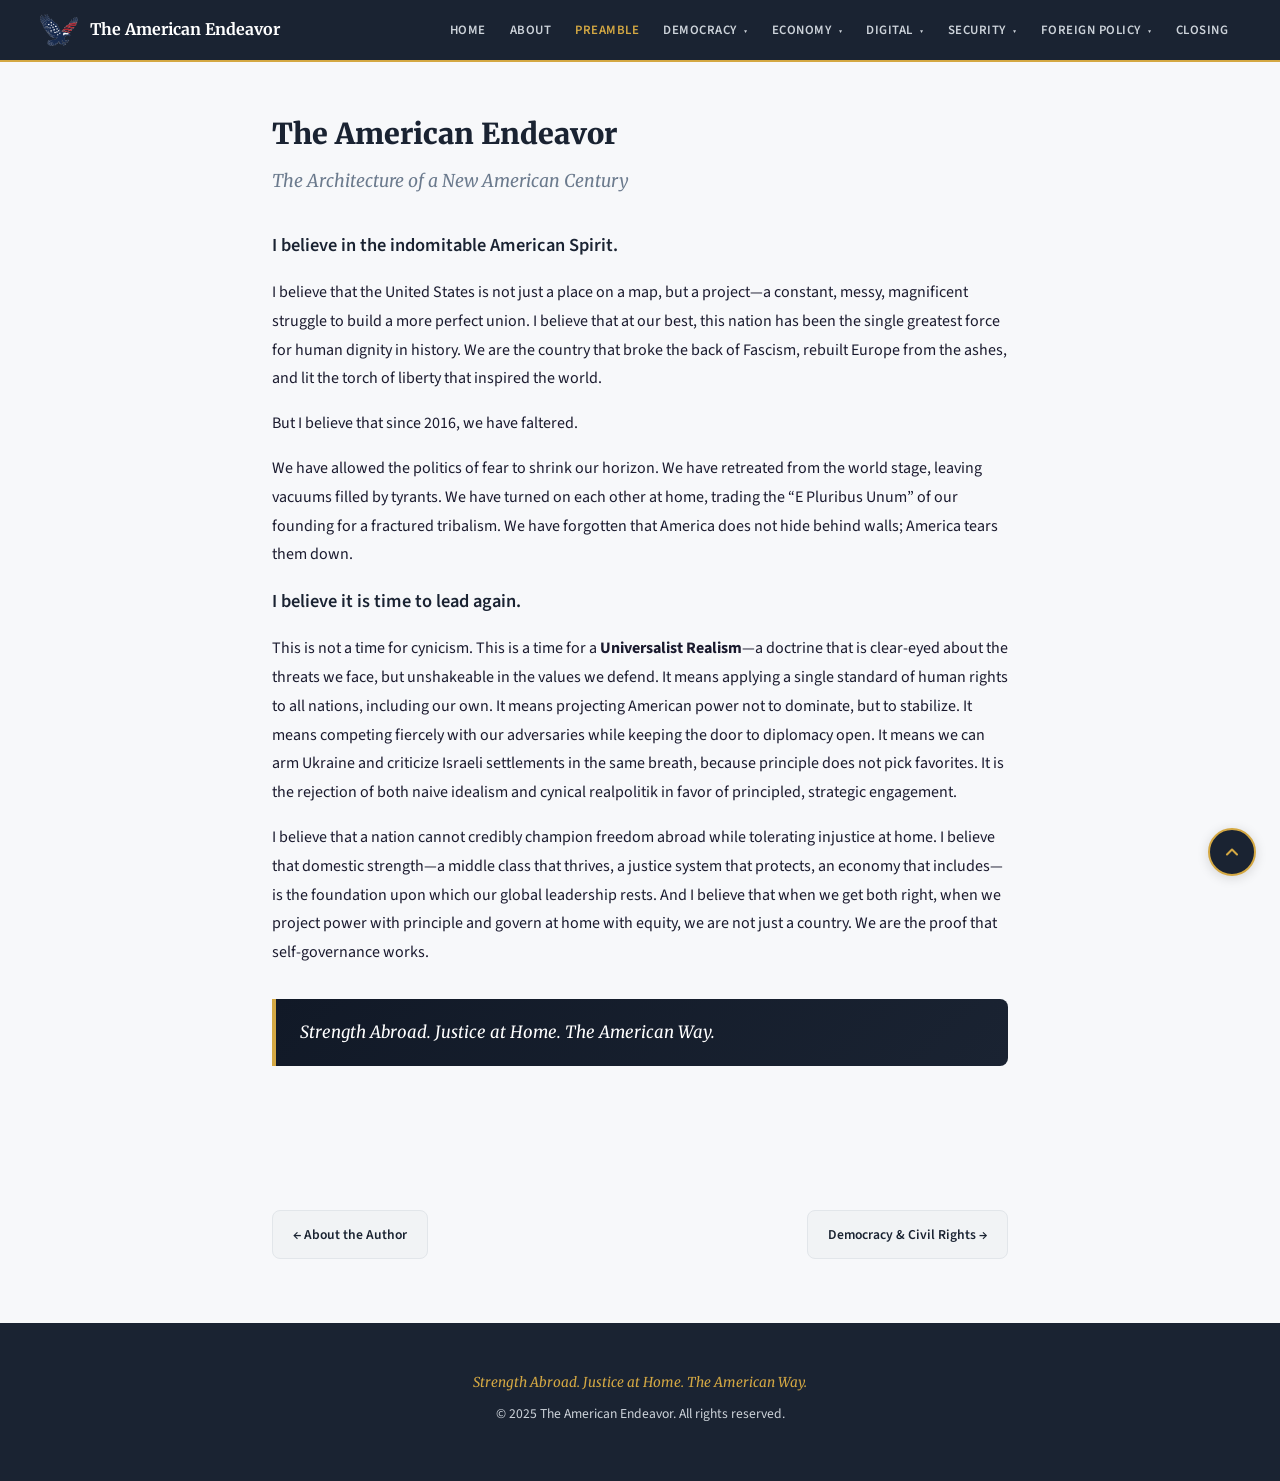
<file: preamble.html>
<!DOCTYPE html>
<html lang="en">
<head>
  <meta charset="UTF-8">
  <meta name="viewport" content="width=device-width, initial-scale=1.0">
  <link rel="shortcut icon" href="favicon.ico">
  <link rel="icon" type="image/png" sizes="32x32" href="favicon-32.png">
  <link rel="icon" type="image/png" sizes="16x16" href="favicon-16.png">
  <title>Preamble | The American Endeavor</title>
  <meta name="description" content="The Architecture of a New American Century — A doctrine of Universalist Realism.">
  <meta name="author" content="Paul Andrew Turner Jr.">
  <link rel="canonical" href="https://pandrewturner.github.io/The-American-Endeavor/preamble.html">

  <!-- Open Graph -->
  <meta property="og:title" content="Preamble | The American Endeavor">
  <meta property="og:description" content="The Architecture of a New American Century — A doctrine of Universalist Realism.">
  <meta property="og:type" content="article">
  <meta property="og:url" content="https://pandrewturner.github.io/The-American-Endeavor/preamble.html">
  <meta property="og:image" content="https://pandrewturner.github.io/The-American-Endeavor/American Endeavor_v2.png">
  <meta property="og:site_name" content="The American Endeavor">

  <!-- Twitter Card -->
  <meta name="twitter:card" content="summary_large_image">
  <meta name="twitter:title" content="Preamble | The American Endeavor">
  <meta name="twitter:description" content="The Architecture of a New American Century — A doctrine of Universalist Realism.">
  <meta name="twitter:image" content="https://pandrewturner.github.io/The-American-Endeavor/American Endeavor_v2.png">

  <link rel="preconnect" href="https://fonts.googleapis.com">
  <link rel="preconnect" href="https://fonts.gstatic.com" crossorigin>
  <link href="https://fonts.googleapis.com/css2?family=Merriweather:wght@400;700;900&family=Source+Sans+3:wght@400;600;700&display=swap" rel="stylesheet">
  <link rel="stylesheet" href="styles_3.css">
</head>
<body data-page="preamble">

<nav class="top-nav">
  <div class="top-nav-inner">
    <a href="index.html" class="nav-brand">
      <img src="American Endeavor_v2.png" alt="The American Endeavor">
      <span>The American Endeavor</span>
    </a>
    <button class="hamburger" id="hamburger" aria-label="Menu">&#9776;</button>
    <ul class="nav-links" id="navLinks">
      <li><a href="index.html" data-nav="home">Home</a></li>
      <li><a href="about.html" data-nav="about">About</a></li>
      <li><a href="preamble.html" data-nav="preamble">Preamble</a></li>
      <li><a href="democracy.html" data-nav="democracy">Democracy <span class="nav-arrow">&#9662;</span></a><ul class="dropdown-menu"><li><a href="democracy.html#civil-rights">Civil Rights</a></li><li><a href="democracy.html#medical-rights">Medical Rights &amp; Bodily Autonomy</a></li><li><a href="democracy.html#trans-rights">Transgender Rights</a></li><li><a href="democracy.html#statehood">Statehood &amp; Representation</a></li><li><a href="democracy.html#voting-rights">Voting Rights</a></li><li><a href="democracy.html#justice">Justice &amp; Rehabilitation</a></li><li><a href="democracy.html#police-reform">Police Reform</a></li><li><a href="democracy.html#federal-accountability">Federal Agent Accountability</a></li><li><a href="democracy.html#education">Education</a></li><li><a href="democracy.html#diversity">Diversity &amp; Inclusion</a></li><li><a href="democracy.html#gun-safety">Gun Safety</a></li><li><a href="democracy.html#government-ethics">Government Ethics</a></li><li><a href="democracy.html#democratic-defense">Democratic Defense</a></li></ul></li>
      <li><a href="economy.html" data-nav="economy">Economy <span class="nav-arrow">&#9662;</span></a><ul class="dropdown-menu"><li><a href="economy.html#housing">Housing &amp; Infrastructure</a></li><li><a href="economy.html#healthcare">Healthcare</a></li><li><a href="economy.html#labor">Labor &amp; Unions</a></li><li><a href="economy.html#childcare">Childcare &amp; Family Policy</a></li><li><a href="economy.html#higher-education">Higher Education &amp; Debt</a></li><li><a href="economy.html#consumer-protection">Consumer Protection</a></li><li><a href="economy.html#taxation">Taxation</a></li><li><a href="economy.html#social-security">Social Security &amp; Medicare</a></li><li><a href="economy.html#trade">Trade &amp; Tariffs</a></li><li><a href="economy.html#truth-in-hiring">Truth in Hiring</a></li></ul></li>
      <li><a href="digital.html" data-nav="digital">Digital <span class="nav-arrow">&#9662;</span></a><ul class="dropdown-menu"><li><a href="digital.html#digital-rights">Digital Rights &amp; Privacy</a></li><li><a href="digital.html#ai-workforce">AI &amp; The Workforce</a></li><li><a href="digital.html#data-rights">Data Rights &amp; Open Innovation</a></li><li><a href="digital.html#digital-security">Digital Security</a></li><li><a href="digital.html#financial-security">Financial Security &amp; Fraud</a></li><li><a href="digital.html#crypto">Cryptocurrency</a></li></ul></li>
      <li><a href="security.html" data-nav="security">Security <span class="nav-arrow">&#9662;</span></a><ul class="dropdown-menu"><li><a href="security.html#immigration">Immigration</a></li><li><a href="security.html#dhs-reform">DHS Reform</a></li><li><a href="security.html#national-defense">National Defense</a></li><li><a href="security.html#environment">Environment &amp; Public Lands</a></li></ul></li>
      <li><a href="foreign-policy.html" data-nav="foreign-policy">Foreign Policy <span class="nav-arrow">&#9662;</span></a><ul class="dropdown-menu"><li><a href="foreign-policy.html#universalist-realism">Universalist Realism</a></li><li><a href="foreign-policy.html#israel-palestine">Israel &amp; Palestine</a></li><li><a href="foreign-policy.html#iran">Iran</a></li><li><a href="foreign-policy.html#russia-ukraine">Russia &amp; Ukraine</a></li><li><a href="foreign-policy.html#western-hemisphere">Western Hemisphere</a></li><li><a href="foreign-policy.html#asia-pacific">Asia-Pacific &amp; China</a></li><li><a href="foreign-policy.html#global-competition">Global Economic Competition</a></li></ul></li>
      <li><a href="closing.html" data-nav="closing">Closing</a></li>
    </ul>
  </div>
</nav>

<div class="main-content">
  <section class="content-section fade-in" style="padding-top: 3rem;">
    <h2>The American Endeavor</h2>
    <h3>The Architecture of a New American Century</h3>
    <p class="lead">I believe in the indomitable American Spirit.</p>
    <p>I believe that the United States is not just a place on a map, but a project&mdash;a constant, messy, magnificent struggle to build a more perfect union. I believe that at our best, this nation has been the single greatest force for human dignity in history. We are the country that broke the back of Fascism, rebuilt Europe from the ashes, and lit the torch of liberty that inspired the world.</p>
    <p>But I believe that since 2016, we have faltered.</p>
    <p>We have allowed the politics of fear to shrink our horizon. We have retreated from the world stage, leaving vacuums filled by tyrants. We have turned on each other at home, trading the &ldquo;E Pluribus Unum&rdquo; of our founding for a fractured tribalism. We have forgotten that America does not hide behind walls; America tears them down.</p>
    <p class="lead">I believe it is time to lead again.</p>
    <p>This is not a time for cynicism. This is a time for a <strong>Universalist Realism</strong>&mdash;a doctrine that is clear-eyed about the threats we face, but unshakeable in the values we defend. It means applying a single standard of human rights to all nations, including our own. It means projecting American power not to dominate, but to stabilize. It means competing fiercely with our adversaries while keeping the door to diplomacy open. It means we can arm Ukraine and criticize Israeli settlements in the same breath, because principle does not pick favorites. It is the rejection of both naive idealism and cynical realpolitik in favor of principled, strategic engagement.</p>
    <p>I believe that a nation cannot credibly champion freedom abroad while tolerating injustice at home. I believe that domestic strength&mdash;a middle class that thrives, a justice system that protects, an economy that includes&mdash;is the foundation upon which our global leadership rests. And I believe that when we get both right, when we project power with principle and govern at home with equity, we are not just a country. We are the proof that self-governance works.</p>
    <blockquote>Strength Abroad. Justice at Home. The American Way.</blockquote>
  </section>

  <nav class="section-nav">
    <a href="about.html">&larr; About the Author</a>
    <a href="democracy.html" class="next">Democracy &amp; Civil Rights &rarr;</a>
  </nav>
</div>

<footer class="site-footer">
  <p class="footer-tagline">Strength Abroad. Justice at Home. The American Way.</p>
  <p>&copy; 2025 The American Endeavor. All rights reserved.</p>
</footer>

<button class="back-to-top" id="backToTop" aria-label="Back to top">
  <svg width="20" height="20" viewBox="0 0 24 24" fill="none" stroke="currentColor" stroke-width="2.5" stroke-linecap="round" stroke-linejoin="round"><path d="M18 15l-6-6-6 6"/></svg>
</button>

<script src="nav_3.js"></script>
</body>
</html>
</file>
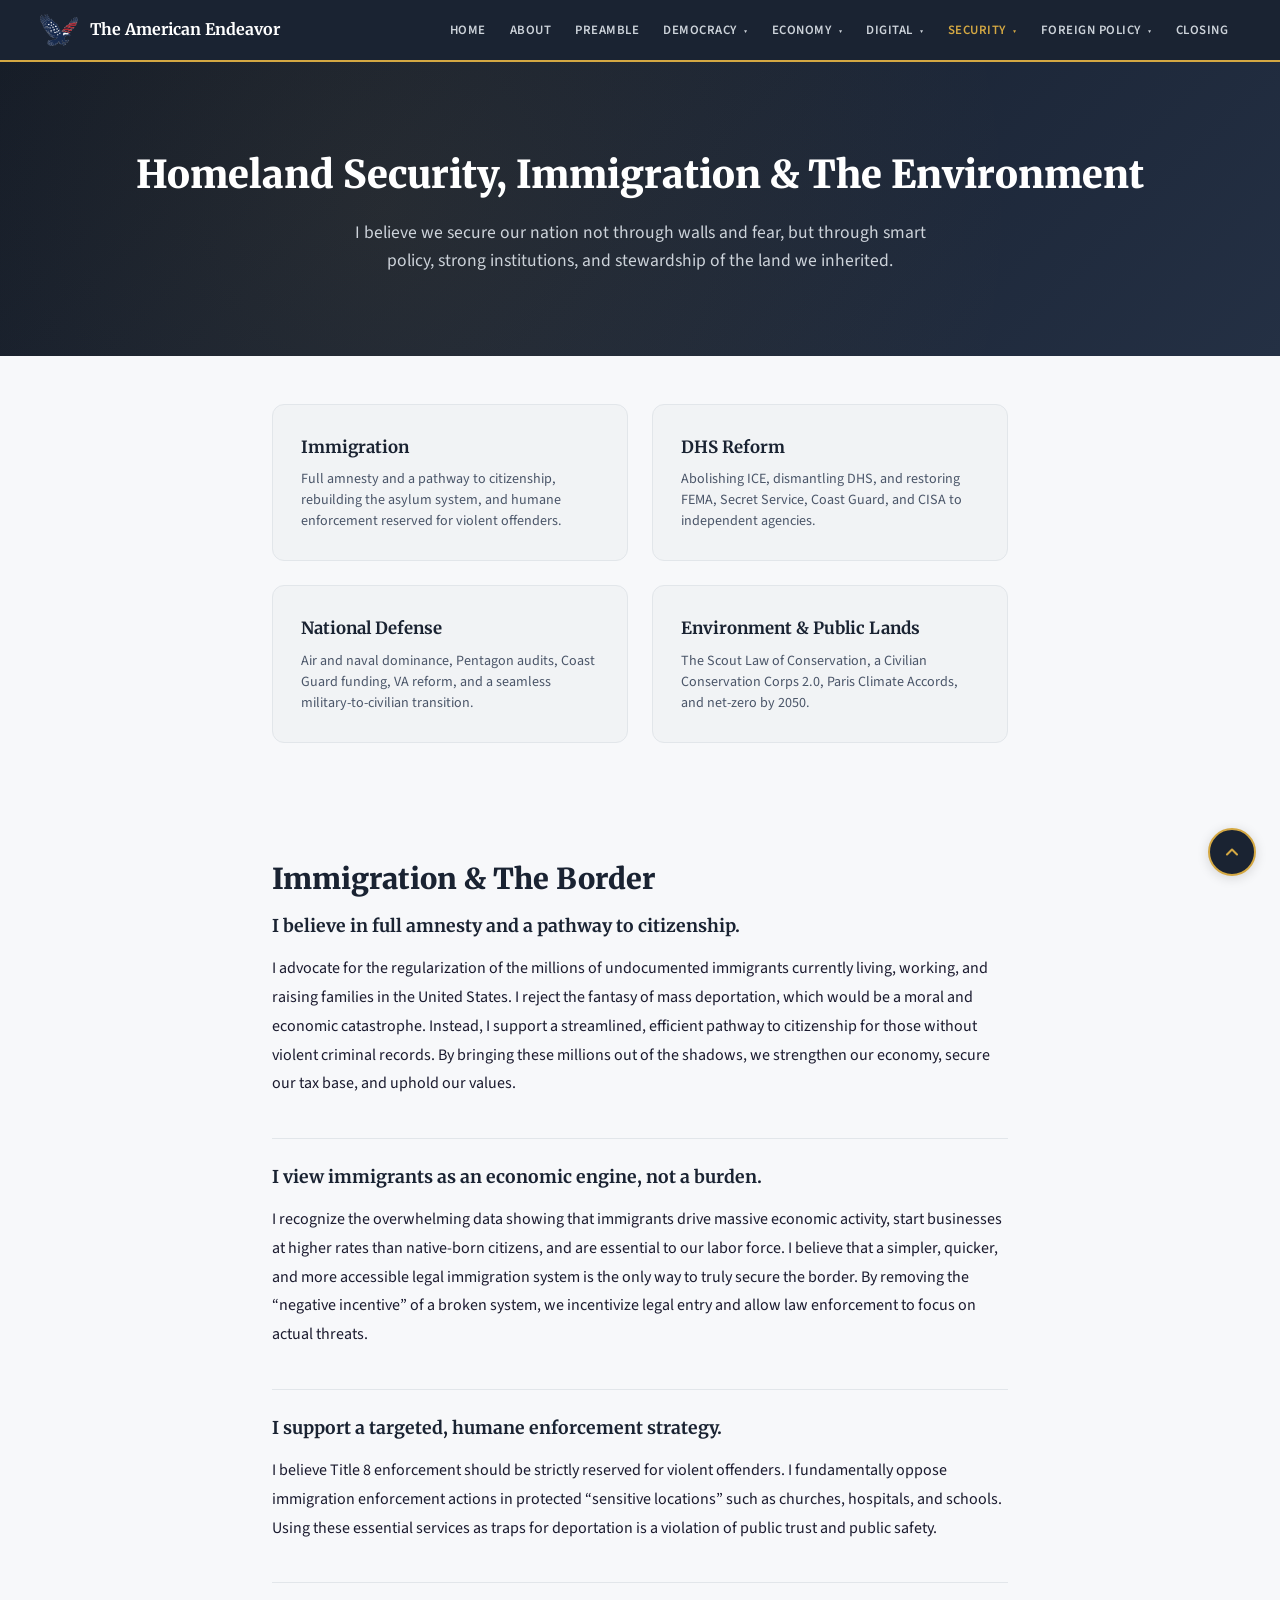
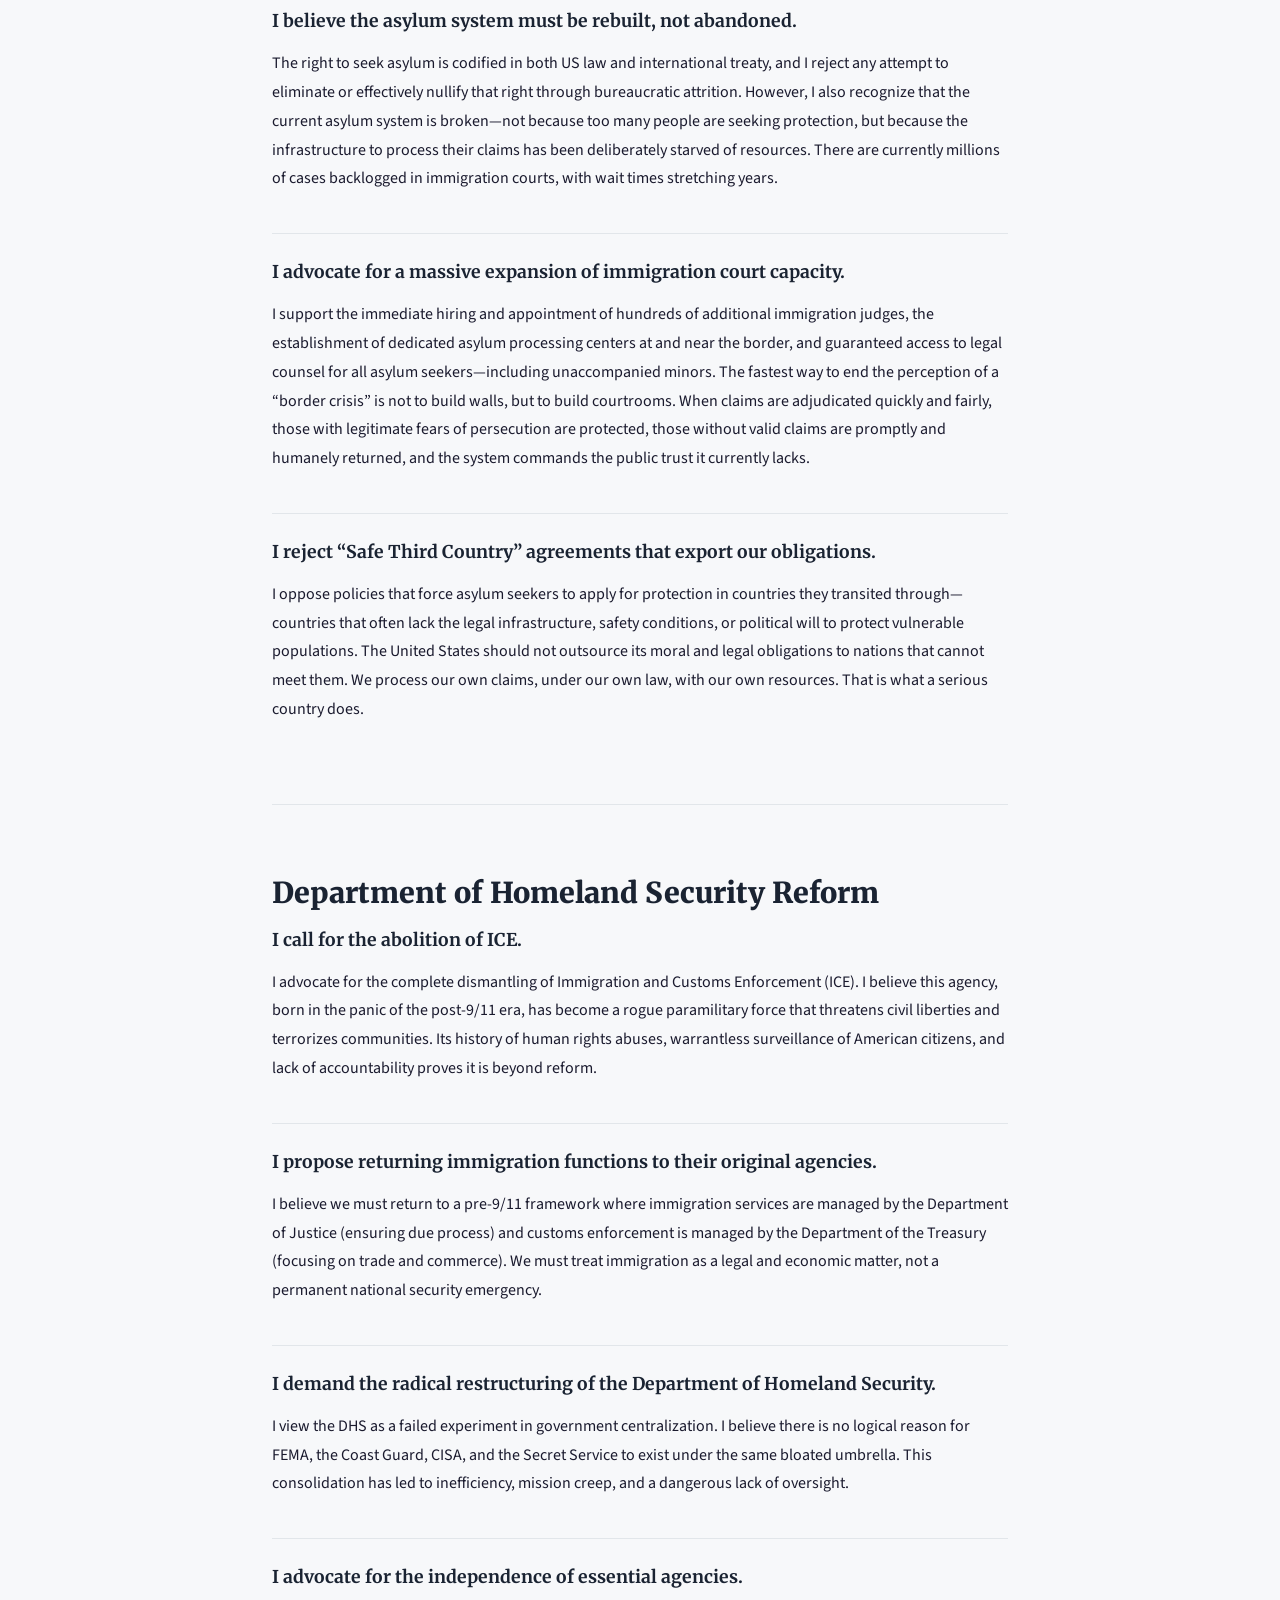
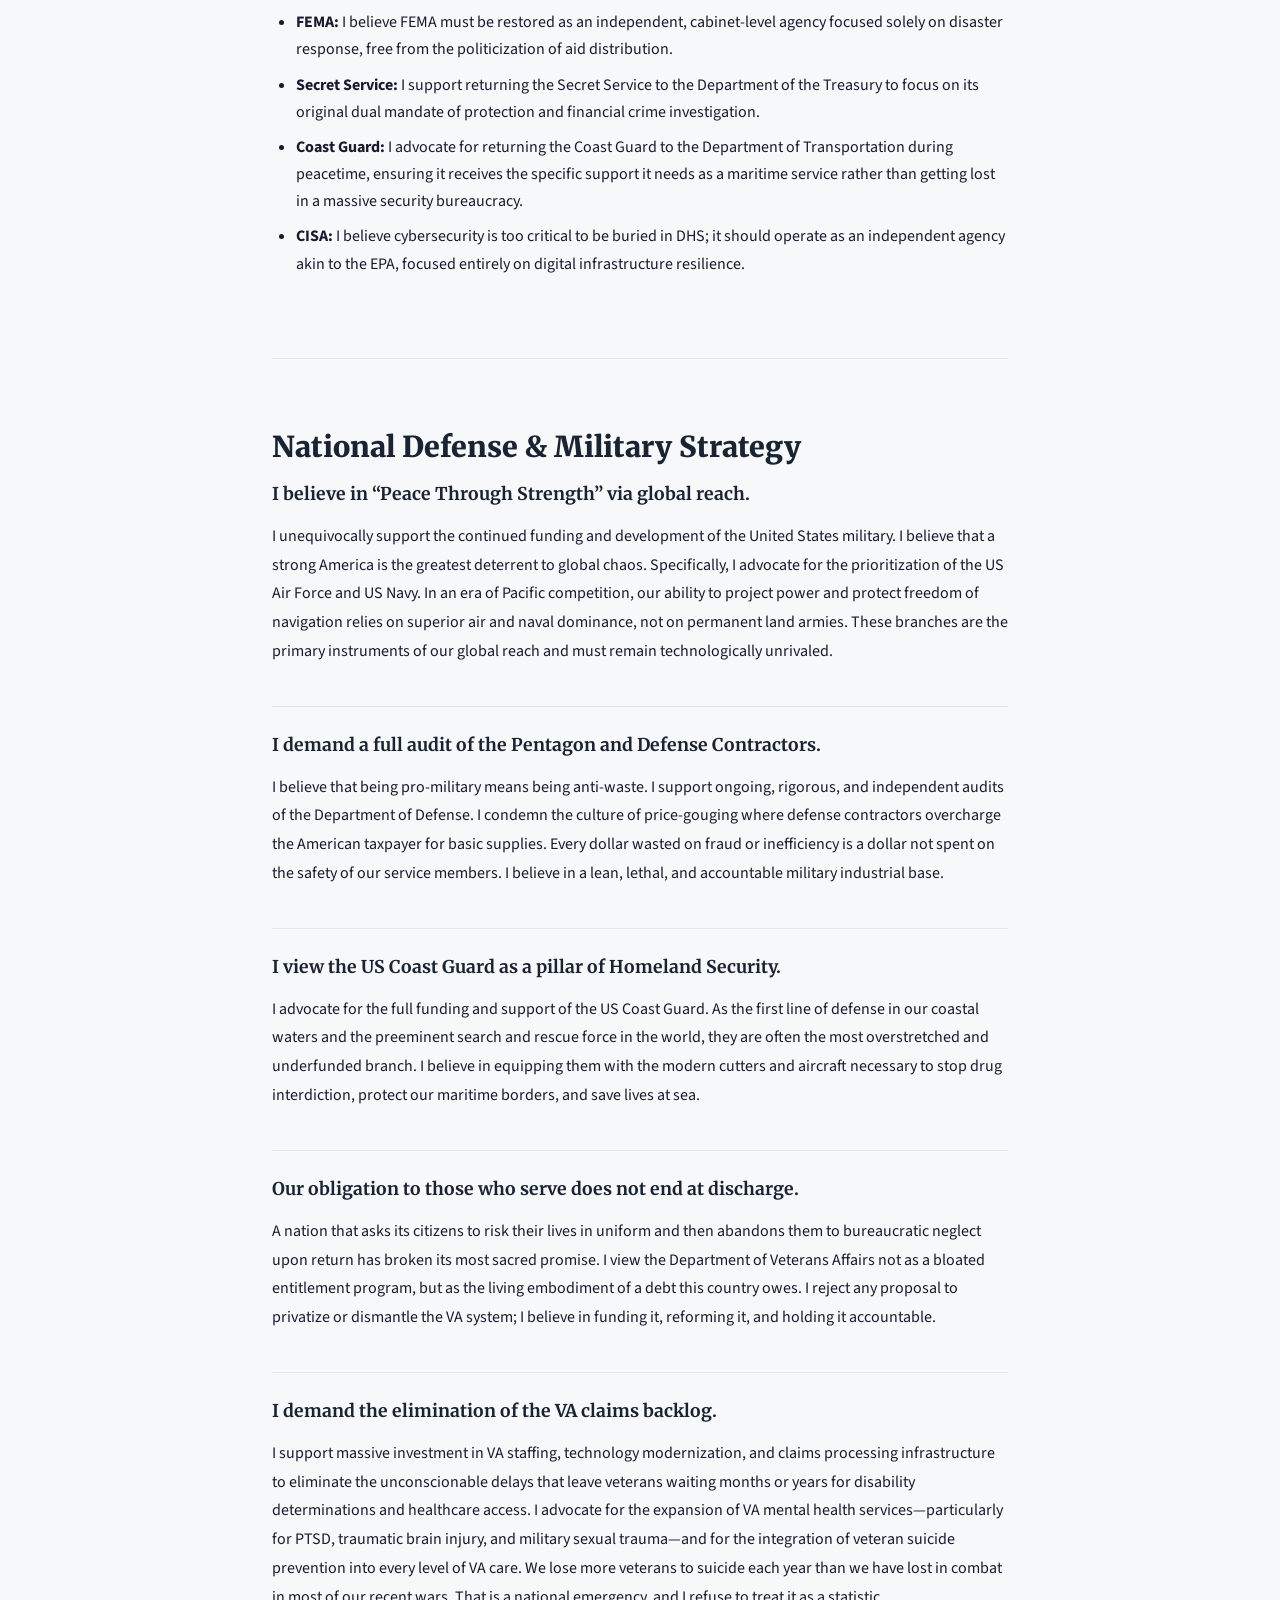
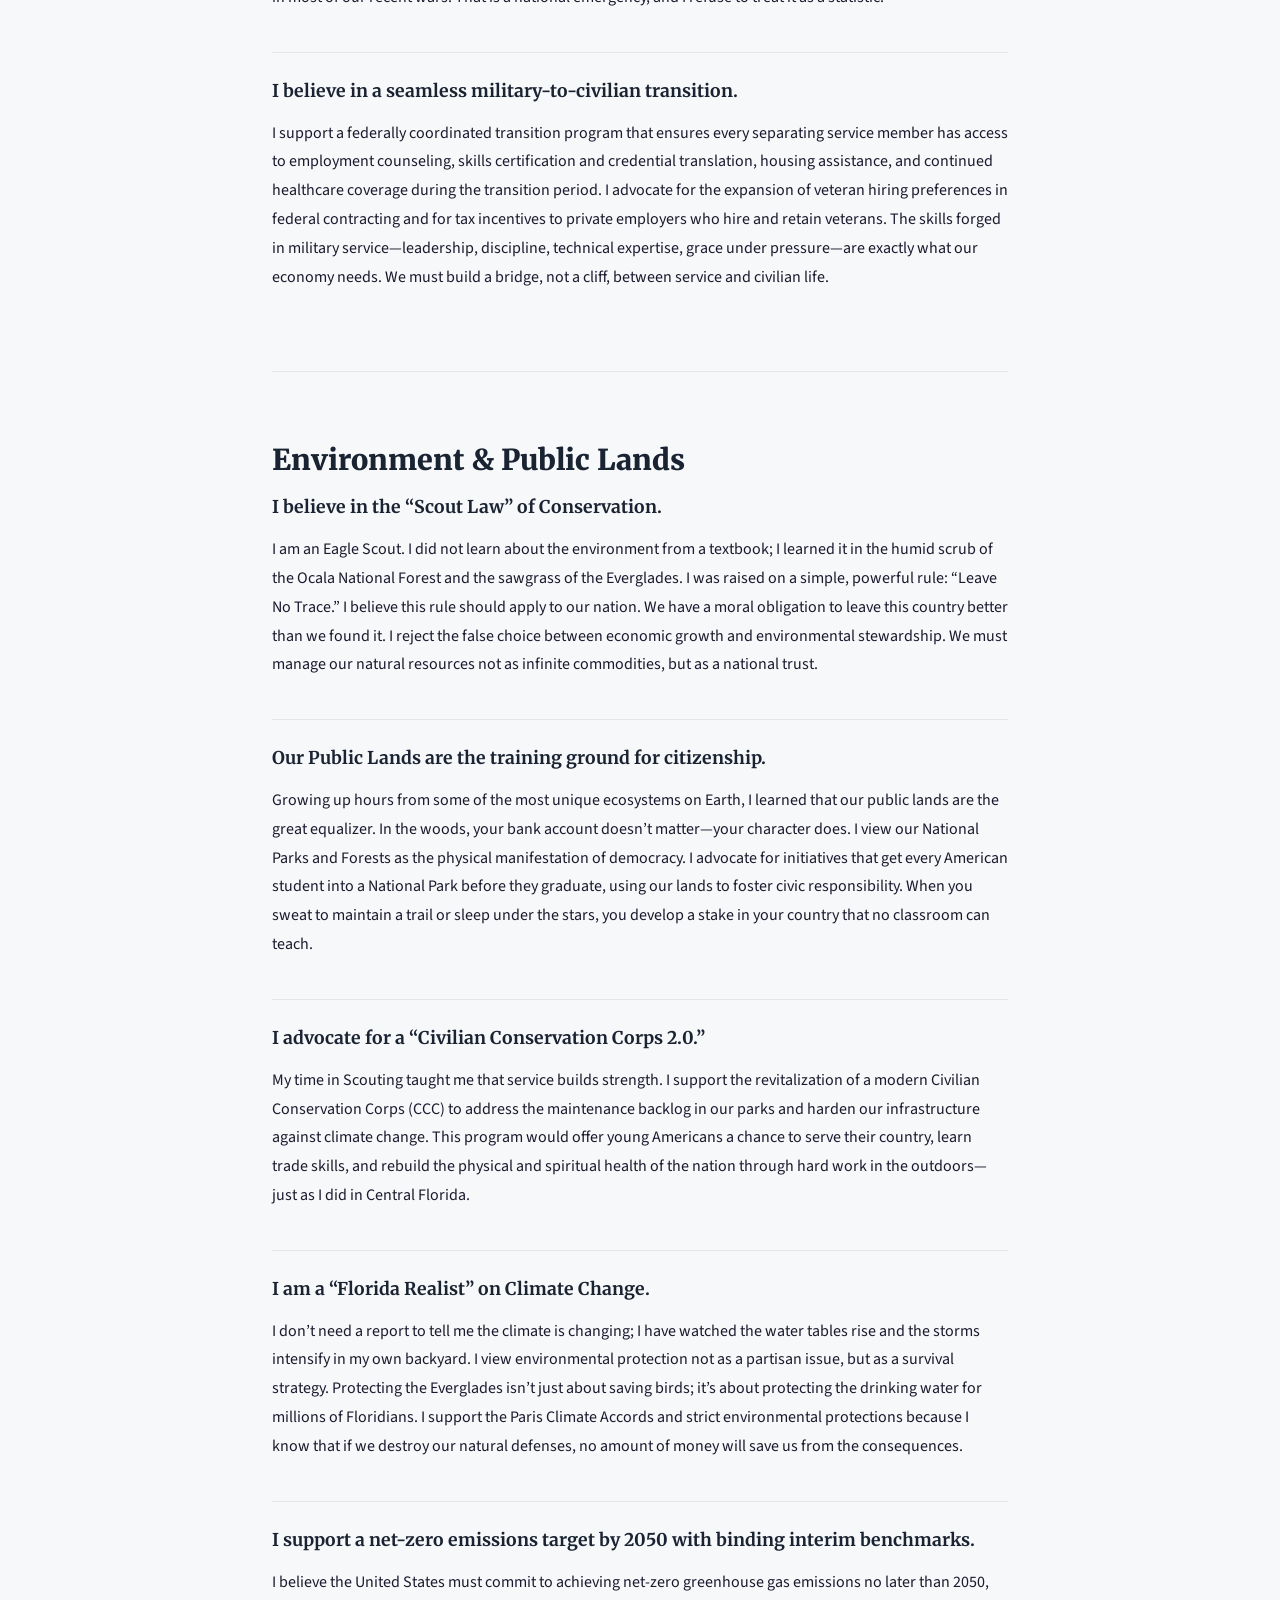
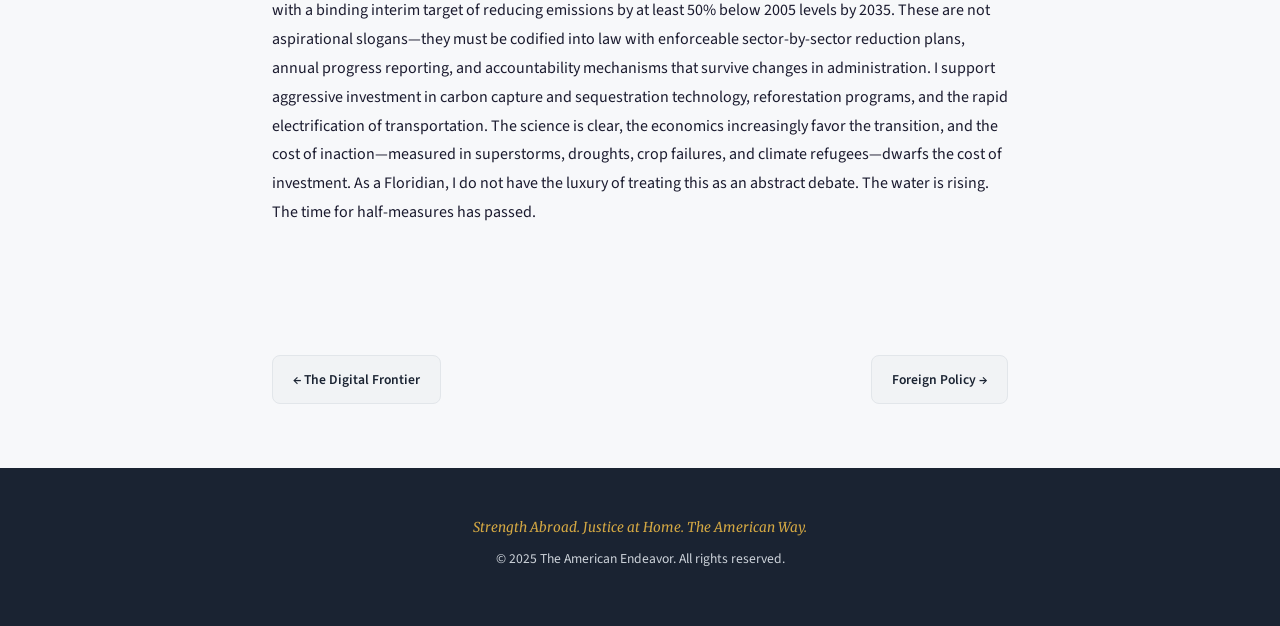
<file: security.html>
<!DOCTYPE html>
<html lang="en">
<head>
  <meta charset="UTF-8">
  <meta name="viewport" content="width=device-width, initial-scale=1.0">
  <link rel="shortcut icon" href="favicon.ico">
  <link rel="icon" type="image/png" sizes="32x32" href="favicon-32.png">
  <link rel="icon" type="image/png" sizes="16x16" href="favicon-16.png">
  <title>Security &amp; Environment | The American Endeavor</title>
  <meta name="description" content="Immigration, DHS reform, national defense, and environmental stewardship.">
  <meta name="author" content="Paul Andrew Turner Jr.">
  <link rel="canonical" href="https://pandrewturner.github.io/The-American-Endeavor/security.html">

  <!-- Open Graph -->
  <meta property="og:title" content="Security &amp; Environment | The American Endeavor">
  <meta property="og:description" content="Immigration, DHS reform, national defense, and environmental stewardship.">
  <meta property="og:type" content="article">
  <meta property="og:url" content="https://pandrewturner.github.io/The-American-Endeavor/security.html">
  <meta property="og:image" content="https://pandrewturner.github.io/The-American-Endeavor/American Endeavor_v2.png">
  <meta property="og:site_name" content="The American Endeavor">

  <!-- Twitter Card -->
  <meta name="twitter:card" content="summary_large_image">
  <meta name="twitter:title" content="Security &amp; Environment | The American Endeavor">
  <meta name="twitter:description" content="Immigration, DHS reform, national defense, and environmental stewardship.">
  <meta name="twitter:image" content="https://pandrewturner.github.io/The-American-Endeavor/American Endeavor_v2.png">

  <link rel="preconnect" href="https://fonts.googleapis.com">
  <link rel="preconnect" href="https://fonts.gstatic.com" crossorigin>
  <link href="https://fonts.googleapis.com/css2?family=Merriweather:wght@400;700;900&family=Source+Sans+3:wght@400;600;700&display=swap" rel="stylesheet">
  <link rel="stylesheet" href="styles_3.css">
</head>
<body data-page="security">

<div class="progress-bar" id="progressBar"></div>

<nav class="top-nav">
  <div class="top-nav-inner">
    <a href="index.html" class="nav-brand">
      <img src="American Endeavor_v2.png" alt="The American Endeavor">
      <span>The American Endeavor</span>
    </a>
    <button class="hamburger" id="hamburger" aria-label="Menu">&#9776;</button>
    <ul class="nav-links" id="navLinks">
      <li><a href="index.html" data-nav="home">Home</a></li>
      <li><a href="about.html" data-nav="about">About</a></li>
      <li><a href="preamble.html" data-nav="preamble">Preamble</a></li>
      <li><a href="democracy.html" data-nav="democracy">Democracy <span class="nav-arrow">&#9662;</span></a><ul class="dropdown-menu"><li><a href="democracy.html#civil-rights">Civil Rights</a></li><li><a href="democracy.html#medical-rights">Medical Rights &amp; Bodily Autonomy</a></li><li><a href="democracy.html#trans-rights">Transgender Rights</a></li><li><a href="democracy.html#statehood">Statehood &amp; Representation</a></li><li><a href="democracy.html#voting-rights">Voting Rights</a></li><li><a href="democracy.html#justice">Justice &amp; Rehabilitation</a></li><li><a href="democracy.html#police-reform">Police Reform</a></li><li><a href="democracy.html#federal-accountability">Federal Agent Accountability</a></li><li><a href="democracy.html#education">Education</a></li><li><a href="democracy.html#diversity">Diversity &amp; Inclusion</a></li><li><a href="democracy.html#gun-safety">Gun Safety</a></li><li><a href="democracy.html#government-ethics">Government Ethics</a></li><li><a href="democracy.html#democratic-defense">Democratic Defense</a></li></ul></li>
      <li><a href="economy.html" data-nav="economy">Economy <span class="nav-arrow">&#9662;</span></a><ul class="dropdown-menu"><li><a href="economy.html#housing">Housing &amp; Infrastructure</a></li><li><a href="economy.html#healthcare">Healthcare</a></li><li><a href="economy.html#labor">Labor &amp; Unions</a></li><li><a href="economy.html#childcare">Childcare &amp; Family Policy</a></li><li><a href="economy.html#higher-education">Higher Education &amp; Debt</a></li><li><a href="economy.html#consumer-protection">Consumer Protection</a></li><li><a href="economy.html#taxation">Taxation</a></li><li><a href="economy.html#social-security">Social Security &amp; Medicare</a></li><li><a href="economy.html#trade">Trade &amp; Tariffs</a></li><li><a href="economy.html#truth-in-hiring">Truth in Hiring</a></li></ul></li>
      <li><a href="digital.html" data-nav="digital">Digital <span class="nav-arrow">&#9662;</span></a><ul class="dropdown-menu"><li><a href="digital.html#digital-rights">Digital Rights &amp; Privacy</a></li><li><a href="digital.html#ai-workforce">AI &amp; The Workforce</a></li><li><a href="digital.html#data-rights">Data Rights &amp; Open Innovation</a></li><li><a href="digital.html#digital-security">Digital Security</a></li><li><a href="digital.html#financial-security">Financial Security &amp; Fraud</a></li><li><a href="digital.html#crypto">Cryptocurrency</a></li></ul></li>
      <li><a href="security.html" data-nav="security">Security <span class="nav-arrow">&#9662;</span></a><ul class="dropdown-menu"><li><a href="security.html#immigration">Immigration</a></li><li><a href="security.html#dhs-reform">DHS Reform</a></li><li><a href="security.html#national-defense">National Defense</a></li><li><a href="security.html#environment">Environment &amp; Public Lands</a></li></ul></li>
      <li><a href="foreign-policy.html" data-nav="foreign-policy">Foreign Policy <span class="nav-arrow">&#9662;</span></a><ul class="dropdown-menu"><li><a href="foreign-policy.html#universalist-realism">Universalist Realism</a></li><li><a href="foreign-policy.html#israel-palestine">Israel &amp; Palestine</a></li><li><a href="foreign-policy.html#iran">Iran</a></li><li><a href="foreign-policy.html#russia-ukraine">Russia &amp; Ukraine</a></li><li><a href="foreign-policy.html#western-hemisphere">Western Hemisphere</a></li><li><a href="foreign-policy.html#asia-pacific">Asia-Pacific &amp; China</a></li><li><a href="foreign-policy.html#global-competition">Global Economic Competition</a></li></ul></li>
      <li><a href="closing.html" data-nav="closing">Closing</a></li>
    </ul>
  </div>
</nav>

<div class="category-hero">
  <h1>Homeland Security, Immigration &amp; The Environment</h1>
  <p class="category-lead">I believe we secure our nation not through walls and fear, but through smart policy, strong institutions, and stewardship of the land we inherited.</p>
</div>

<div class="main-content">
  <div class="cards-grid fade-in">
    <a href="#immigration" class="topic-card"><h4>Immigration</h4><p>Full amnesty and a pathway to citizenship, rebuilding the asylum system, and humane enforcement reserved for violent offenders.</p></a>
    <a href="#dhs-reform" class="topic-card"><h4>DHS Reform</h4><p>Abolishing ICE, dismantling DHS, and restoring FEMA, Secret Service, Coast Guard, and CISA to independent agencies.</p></a>
    <a href="#national-defense" class="topic-card"><h4>National Defense</h4><p>Air and naval dominance, Pentagon audits, Coast Guard funding, VA reform, and a seamless military-to-civilian transition.</p></a>
    <a href="#environment" class="topic-card"><h4>Environment &amp; Public Lands</h4><p>The Scout Law of Conservation, a Civilian Conservation Corps 2.0, Paris Climate Accords, and net-zero by 2050.</p></a>
  </div>


  <section id="immigration" class="content-section fade-in">
    <h2>Immigration &amp; The Border</h2>
    <h4>I believe in full amnesty and a pathway to citizenship.</h4>
    <p>I advocate for the regularization of the millions of undocumented immigrants currently living, working, and raising families in the United States. I reject the fantasy of mass deportation, which would be a moral and economic catastrophe. Instead, I support a streamlined, efficient pathway to citizenship for those without violent criminal records. By bringing these millions out of the shadows, we strengthen our economy, secure our tax base, and uphold our values.</p>
    <h4>I view immigrants as an economic engine, not a burden.</h4>
    <p>I recognize the overwhelming data showing that immigrants drive massive economic activity, start businesses at higher rates than native-born citizens, and are essential to our labor force. I believe that a simpler, quicker, and more accessible legal immigration system is the only way to truly secure the border. By removing the &ldquo;negative incentive&rdquo; of a broken system, we incentivize legal entry and allow law enforcement to focus on actual threats.</p>
    <h4>I support a targeted, humane enforcement strategy.</h4>
    <p>I believe Title 8 enforcement should be strictly reserved for violent offenders. I fundamentally oppose immigration enforcement actions in protected &ldquo;sensitive locations&rdquo; such as churches, hospitals, and schools. Using these essential services as traps for deportation is a violation of public trust and public safety.</p>
    <h4>I believe the asylum system must be rebuilt, not abandoned.</h4>
    <p>The right to seek asylum is codified in both US law and international treaty, and I reject any attempt to eliminate or effectively nullify that right through bureaucratic attrition. However, I also recognize that the current asylum system is broken&mdash;not because too many people are seeking protection, but because the infrastructure to process their claims has been deliberately starved of resources. There are currently millions of cases backlogged in immigration courts, with wait times stretching years.</p>
    <h4>I advocate for a massive expansion of immigration court capacity.</h4>
    <p>I support the immediate hiring and appointment of hundreds of additional immigration judges, the establishment of dedicated asylum processing centers at and near the border, and guaranteed access to legal counsel for all asylum seekers&mdash;including unaccompanied minors. The fastest way to end the perception of a &ldquo;border crisis&rdquo; is not to build walls, but to build courtrooms. When claims are adjudicated quickly and fairly, those with legitimate fears of persecution are protected, those without valid claims are promptly and humanely returned, and the system commands the public trust it currently lacks.</p>
    <h4>I reject &ldquo;Safe Third Country&rdquo; agreements that export our obligations.</h4>
    <p>I oppose policies that force asylum seekers to apply for protection in countries they transited through&mdash;countries that often lack the legal infrastructure, safety conditions, or political will to protect vulnerable populations. The United States should not outsource its moral and legal obligations to nations that cannot meet them. We process our own claims, under our own law, with our own resources. That is what a serious country does.</p>
  </section>
  <section id="dhs-reform" class="content-section fade-in">
    <h2>Department of Homeland Security Reform</h2>
    <h4>I call for the abolition of ICE.</h4>
    <p>I advocate for the complete dismantling of Immigration and Customs Enforcement (ICE). I believe this agency, born in the panic of the post-9/11 era, has become a rogue paramilitary force that threatens civil liberties and terrorizes communities. Its history of human rights abuses, warrantless surveillance of American citizens, and lack of accountability proves it is beyond reform.</p>
    <h4>I propose returning immigration functions to their original agencies.</h4>
    <p>I believe we must return to a pre-9/11 framework where immigration services are managed by the Department of Justice (ensuring due process) and customs enforcement is managed by the Department of the Treasury (focusing on trade and commerce). We must treat immigration as a legal and economic matter, not a permanent national security emergency.</p>
    <h4>I demand the radical restructuring of the Department of Homeland Security.</h4>
    <p>I view the DHS as a failed experiment in government centralization. I believe there is no logical reason for FEMA, the Coast Guard, CISA, and the Secret Service to exist under the same bloated umbrella. This consolidation has led to inefficiency, mission creep, and a dangerous lack of oversight.</p>
    <h4>I advocate for the independence of essential agencies.</h4>
    <ul>
      <li><strong>FEMA:</strong> I believe FEMA must be restored as an independent, cabinet-level agency focused solely on disaster response, free from the politicization of aid distribution.</li>
      <li><strong>Secret Service:</strong> I support returning the Secret Service to the Department of the Treasury to focus on its original dual mandate of protection and financial crime investigation.</li>
      <li><strong>Coast Guard:</strong> I advocate for returning the Coast Guard to the Department of Transportation during peacetime, ensuring it receives the specific support it needs as a maritime service rather than getting lost in a massive security bureaucracy.</li>
      <li><strong>CISA:</strong> I believe cybersecurity is too critical to be buried in DHS; it should operate as an independent agency akin to the EPA, focused entirely on digital infrastructure resilience.</li>
    </ul>
  </section>
  <section id="national-defense" class="content-section fade-in">
    <h2>National Defense &amp; Military Strategy</h2>
    <h4>I believe in &ldquo;Peace Through Strength&rdquo; via global reach.</h4>
    <p>I unequivocally support the continued funding and development of the United States military. I believe that a strong America is the greatest deterrent to global chaos. Specifically, I advocate for the prioritization of the US Air Force and US Navy. In an era of Pacific competition, our ability to project power and protect freedom of navigation relies on superior air and naval dominance, not on permanent land armies. These branches are the primary instruments of our global reach and must remain technologically unrivaled.</p>
    <h4>I demand a full audit of the Pentagon and Defense Contractors.</h4>
    <p>I believe that being pro-military means being anti-waste. I support ongoing, rigorous, and independent audits of the Department of Defense. I condemn the culture of price-gouging where defense contractors overcharge the American taxpayer for basic supplies. Every dollar wasted on fraud or inefficiency is a dollar not spent on the safety of our service members. I believe in a lean, lethal, and accountable military industrial base.</p>
    <h4>I view the US Coast Guard as a pillar of Homeland Security.</h4>
    <p>I advocate for the full funding and support of the US Coast Guard. As the first line of defense in our coastal waters and the preeminent search and rescue force in the world, they are often the most overstretched and underfunded branch. I believe in equipping them with the modern cutters and aircraft necessary to stop drug interdiction, protect our maritime borders, and save lives at sea.</p>
    <h4>Our obligation to those who serve does not end at discharge.</h4>
    <p>A nation that asks its citizens to risk their lives in uniform and then abandons them to bureaucratic neglect upon return has broken its most sacred promise. I view the Department of Veterans Affairs not as a bloated entitlement program, but as the living embodiment of a debt this country owes. I reject any proposal to privatize or dismantle the VA system; I believe in funding it, reforming it, and holding it accountable.</p>
    <h4>I demand the elimination of the VA claims backlog.</h4>
    <p>I support massive investment in VA staffing, technology modernization, and claims processing infrastructure to eliminate the unconscionable delays that leave veterans waiting months or years for disability determinations and healthcare access. I advocate for the expansion of VA mental health services&mdash;particularly for PTSD, traumatic brain injury, and military sexual trauma&mdash;and for the integration of veteran suicide prevention into every level of VA care. We lose more veterans to suicide each year than we have lost in combat in most of our recent wars. That is a national emergency, and I refuse to treat it as a statistic.</p>
    <h4>I believe in a seamless military-to-civilian transition.</h4>
    <p>I support a federally coordinated transition program that ensures every separating service member has access to employment counseling, skills certification and credential translation, housing assistance, and continued healthcare coverage during the transition period. I advocate for the expansion of veteran hiring preferences in federal contracting and for tax incentives to private employers who hire and retain veterans. The skills forged in military service&mdash;leadership, discipline, technical expertise, grace under pressure&mdash;are exactly what our economy needs. We must build a bridge, not a cliff, between service and civilian life.</p>
  </section>
  <section id="environment" class="content-section fade-in">
    <h2>Environment &amp; Public Lands</h2>
    <h4>I believe in the &ldquo;Scout Law&rdquo; of Conservation.</h4>
    <p>I am an Eagle Scout. I did not learn about the environment from a textbook; I learned it in the humid scrub of the Ocala National Forest and the sawgrass of the Everglades. I was raised on a simple, powerful rule: &ldquo;Leave No Trace.&rdquo; I believe this rule should apply to our nation. We have a moral obligation to leave this country better than we found it. I reject the false choice between economic growth and environmental stewardship. We must manage our natural resources not as infinite commodities, but as a national trust.</p>
    <h4>Our Public Lands are the training ground for citizenship.</h4>
    <p>Growing up hours from some of the most unique ecosystems on Earth, I learned that our public lands are the great equalizer. In the woods, your bank account doesn&rsquo;t matter&mdash;your character does. I view our National Parks and Forests as the physical manifestation of democracy. I advocate for initiatives that get every American student into a National Park before they graduate, using our lands to foster civic responsibility. When you sweat to maintain a trail or sleep under the stars, you develop a stake in your country that no classroom can teach.</p>
    <h4>I advocate for a &ldquo;Civilian Conservation Corps 2.0.&rdquo;</h4>
    <p>My time in Scouting taught me that service builds strength. I support the revitalization of a modern Civilian Conservation Corps (CCC) to address the maintenance backlog in our parks and harden our infrastructure against climate change. This program would offer young Americans a chance to serve their country, learn trade skills, and rebuild the physical and spiritual health of the nation through hard work in the outdoors&mdash;just as I did in Central Florida.</p>
    <h4>I am a &ldquo;Florida Realist&rdquo; on Climate Change.</h4>
    <p>I don&rsquo;t need a report to tell me the climate is changing; I have watched the water tables rise and the storms intensify in my own backyard. I view environmental protection not as a partisan issue, but as a survival strategy. Protecting the Everglades isn&rsquo;t just about saving birds; it&rsquo;s about protecting the drinking water for millions of Floridians. I support the Paris Climate Accords and strict environmental protections because I know that if we destroy our natural defenses, no amount of money will save us from the consequences.</p>
    <h4>I support a net-zero emissions target by 2050 with binding interim benchmarks.</h4>
    <p>I believe the United States must commit to achieving net-zero greenhouse gas emissions no later than 2050, with a binding interim target of reducing emissions by at least 50% below 2005 levels by 2035. These are not aspirational slogans&mdash;they must be codified into law with enforceable sector-by-sector reduction plans, annual progress reporting, and accountability mechanisms that survive changes in administration. I support aggressive investment in carbon capture and sequestration technology, reforestation programs, and the rapid electrification of transportation. The science is clear, the economics increasingly favor the transition, and the cost of inaction&mdash;measured in superstorms, droughts, crop failures, and climate refugees&mdash;dwarfs the cost of investment. As a Floridian, I do not have the luxury of treating this as an abstract debate. The water is rising. The time for half-measures has passed.</p>
  </section>

  <nav class="section-nav">
    <a href="digital.html">&larr; The Digital Frontier</a>
    <a href="foreign-policy.html" class="next">Foreign Policy &rarr;</a>
  </nav>
</div>

<footer class="site-footer">
  <p class="footer-tagline">Strength Abroad. Justice at Home. The American Way.</p>
  <p>&copy; 2025 The American Endeavor. All rights reserved.</p>
</footer>

<button class="back-to-top" id="backToTop" aria-label="Back to top">
  <svg width="20" height="20" viewBox="0 0 24 24" fill="none" stroke="currentColor" stroke-width="2.5" stroke-linecap="round" stroke-linejoin="round"><path d="M18 15l-6-6-6 6"/></svg>
</button>

<script src="nav_3.js"></script>
</body>
</html>
</file>
<file: styles_3.css>
/* ===== RESET & BASE ===== */
*, *::before, *::after {
  margin: 0;
  padding: 0;
  box-sizing: border-box;
}

/* ===== REDUCED MOTION (a11y / vestibular safety) ===== */
@media (prefers-reduced-motion: reduce) {
  *, *::before, *::after {
    animation-duration: 0.01ms !important;
    animation-iteration-count: 1 !important;
    transition-duration: 0.01ms !important;
    scroll-behavior: auto !important;
  }
  html { scroll-behavior: auto !important; }
}

:root {
  --navy: #1a2332;
  --navy-light: #243044;
  --navy-dark: #111927;
  --blue: #3b82f6;
  --blue-light: #60a5fa;
  --red: #c53030;
  --gold: #d4a843;
  --gold-light: #e8c76a;
  --white: #f7f8fa;
  --gray-100: #f1f3f5;
  --gray-200: #e2e6ea;
  --gray-300: #cdd3da;
  --gray-500: #6b7a8d;
  --gray-700: #3a4a5c;
  --text: #1a1a2e;
  --text-light: #4a5568;
}

html {
  scroll-behavior: smooth;
  font-size: 16px;
}

body {
  font-family: 'Source Sans 3', -apple-system, BlinkMacSystemFont, 'Segoe UI', sans-serif;
  color: var(--text);
  background: var(--white);
  line-height: 1.7;
}

/* ===== READING PROGRESS BAR ===== */
.progress-bar {
  position: fixed;
  top: 60px;
  left: 0;
  width: 0%;
  height: 3px;
  background: linear-gradient(90deg, var(--gold), var(--blue));
  z-index: 999;
  transition: width 0.1s linear;
}

/* ===== TOP NAVIGATION ===== */
.top-nav {
  position: sticky;
  top: 0;
  z-index: 1000;
  background: var(--navy);
  border-bottom: 2px solid var(--gold);
  padding: 0 2rem;
}

.top-nav-inner {
  max-width: 1200px;
  margin: 0 auto;
  display: flex;
  align-items: center;
  justify-content: space-between;
  height: 60px;
}

.nav-brand {
  display: flex;
  align-items: center;
  gap: 0.75rem;
  text-decoration: none;
  color: #fff;
  flex-shrink: 0;
}

.nav-brand img {
  height: 32px;
  width: auto;
}

.nav-brand span {
  font-family: 'Merriweather', Georgia, serif;
  font-size: 1rem;
  font-weight: 700;
  white-space: nowrap;
}

.nav-links {
  display: flex;
  align-items: center;
  list-style: none;
  gap: 0;
}

.nav-links > li {
  position: relative;
}

.nav-links > li > a {
  display: block;
  padding: 0 0.75rem;
  height: 60px;
  line-height: 60px;
  color: var(--gray-300);
  text-decoration: none;
  font-size: 0.8rem;
  font-weight: 600;
  text-transform: uppercase;
  letter-spacing: 0.5px;
  white-space: nowrap;
  transition: color 0.2s ease;
}

.nav-links > li > a:hover {
  color: #fff;
}

.nav-links > li > a.active {
  color: var(--gold);
}

/* Dropdown trigger arrow */
.nav-links > li > a .nav-arrow {
  display: inline-block;
  margin-left: 4px;
  font-size: 0.6rem;
  transition: transform 0.2s ease;
}

/* Dropdown menu */
.dropdown-menu {
  display: none;
  position: absolute;
  top: 100%;
  left: 0;
  min-width: 260px;
  background: var(--navy);
  border: 1px solid var(--navy-light);
  border-top: 2px solid var(--gold);
  box-shadow: 0 8px 30px rgba(0,0,0,0.3);
  list-style: none;
  padding: 0.5rem 0;
  z-index: 1001;
}

.nav-links > li:hover > .dropdown-menu {
  display: block;
}

.dropdown-menu a {
  display: block;
  padding: 0.5rem 1.25rem;
  color: var(--gray-300);
  text-decoration: none;
  font-size: 0.82rem;
  transition: all 0.15s ease;
}

.dropdown-menu a:hover {
  color: #fff;
  background: var(--navy-light);
  padding-left: 1.5rem;
}

/* Active page highlighting */
body[data-page="home"] a[data-nav="home"],
body[data-page="about"] a[data-nav="about"],
body[data-page="preamble"] a[data-nav="preamble"],
body[data-page="democracy"] a[data-nav="democracy"],
body[data-page="economy"] a[data-nav="economy"],
body[data-page="digital"] a[data-nav="digital"],
body[data-page="security"] a[data-nav="security"],
body[data-page="foreign-policy"] a[data-nav="foreign-policy"],
body[data-page="closing"] a[data-nav="closing"] {
  color: var(--gold) !important;
}

/* Mobile hamburger */
.hamburger {
  display: none;
  background: none;
  border: none;
  cursor: pointer;
  padding: 0.5rem;
  color: #fff;
  font-size: 1.5rem;
}

/* ===== MAIN CONTENT ===== */
.main-content {
  max-width: 800px;
  margin: 0 auto;
  padding: 0 2rem;
}

/* ===== HERO SECTION ===== */
.hero {
  min-height: calc(100vh - 60px);
  display: flex;
  flex-direction: column;
  align-items: center;
  justify-content: center;
  text-align: center;
  padding: 4rem 2rem;
  background: linear-gradient(170deg, var(--navy-dark) 0%, var(--navy) 40%, var(--navy-light) 100%);
  color: #fff;
}

.hero-logo {
  width: 280px;
  margin-bottom: 2rem;
  animation: fadeInUp 1s ease forwards;
  opacity: 0;
}

.hero h1 {
  font-family: 'Merriweather', Georgia, serif;
  font-size: 3rem;
  font-weight: 900;
  margin-bottom: 0.5rem;
  animation: fadeInUp 1s 0.2s ease forwards;
  opacity: 0;
}

.hero .hero-subtitle {
  font-size: 1.3rem;
  color: var(--gold);
  font-weight: 600;
  letter-spacing: 1px;
  margin-bottom: 0.75rem;
  animation: fadeInUp 1s 0.4s ease forwards;
  opacity: 0;
}

.hero .hero-tagline {
  font-size: 1rem;
  color: var(--gray-300);
  font-style: italic;
  margin-bottom: 2rem;
  animation: fadeInUp 1s 0.6s ease forwards;
  opacity: 0;
}

.hero-flag {
  width: 80px;
  margin-bottom: 2rem;
  animation: fadeInUp 1s 0.8s ease forwards;
  opacity: 0;
}

.hero-scroll {
  animation: fadeInUp 1s 1s ease forwards, bounce 2s 2s ease infinite;
  opacity: 0;
  color: var(--gold);
  font-size: 0.8rem;
  text-transform: uppercase;
  letter-spacing: 2px;
  display: flex;
  flex-direction: column;
  align-items: center;
  gap: 0.5rem;
  cursor: pointer;
  text-decoration: none;
}

@keyframes fadeInUp {
  from { opacity: 0; transform: translateY(30px); }
  to { opacity: 1; transform: translateY(0); }
}

@keyframes bounce {
  0%, 100% { transform: translateY(0); }
  50% { transform: translateY(8px); }
}

/* ===== CATEGORY HERO ===== */
.category-hero {
  padding: 5rem 2rem;
  background: linear-gradient(135deg, var(--navy-dark), var(--navy-light));
  color: #fff;
  text-align: center;
  position: relative;
  overflow: hidden;
}

.category-hero::before {
  content: '';
  position: absolute;
  top: 0; left: 0; right: 0; bottom: 0;
  background: radial-gradient(circle at 30% 50%, rgba(212, 168, 67, 0.08) 0%, transparent 70%);
}

.category-hero h1 {
  font-family: 'Merriweather', Georgia, serif;
  font-size: 2.4rem;
  font-weight: 900;
  margin-bottom: 0.75rem;
  position: relative;
}

.category-hero .category-lead {
  font-size: 1.1rem;
  color: var(--gray-300);
  max-width: 600px;
  margin: 0 auto;
  line-height: 1.6;
  position: relative;
}

/* ===== LANDING CARD GRID ===== */
.landing-grid {
  display: grid;
  grid-template-columns: repeat(auto-fill, minmax(340px, 1fr));
  gap: 1.75rem;
  padding: 3rem 0;
}

.landing-card {
  background: var(--gray-100);
  border-radius: 12px;
  padding: 2rem;
  text-decoration: none;
  color: inherit;
  border: 1px solid var(--gray-200);
  transition: all 0.3s ease;
  position: relative;
  overflow: hidden;
}

.landing-card::before {
  content: '';
  position: absolute;
  top: 0; left: 0; right: 0;
  height: 3px;
  background: linear-gradient(90deg, var(--gold), var(--blue));
  transform: scaleX(0);
  transform-origin: left;
  transition: transform 0.3s ease;
}

.landing-card:hover {
  transform: translateY(-4px);
  box-shadow: 0 12px 40px rgba(0,0,0,0.1);
  border-color: var(--gold);
}

.landing-card:hover::before {
  transform: scaleX(1);
}

.landing-card .card-icon {
  font-size: 2rem;
  margin-bottom: 0.75rem;
}

.landing-card h3 {
  font-family: 'Merriweather', Georgia, serif;
  font-size: 1.15rem;
  color: var(--navy);
  margin-bottom: 0.5rem;
}

.landing-card p {
  font-size: 0.9rem;
  color: var(--text-light);
  line-height: 1.5;
  margin-bottom: 0.75rem;
}

.landing-card .card-count {
  font-size: 0.75rem;
  color: var(--gold);
  font-weight: 700;
  text-transform: uppercase;
  letter-spacing: 1px;
}

/* ===== SUBSECTION CARDS GRID ===== */
.cards-grid {
  display: grid;
  grid-template-columns: repeat(auto-fill, minmax(300px, 1fr));
  gap: 1.5rem;
  padding: 3rem 0;
}

.topic-card {
  background: var(--gray-100);
  border-radius: 12px;
  padding: 1.75rem;
  text-decoration: none;
  color: inherit;
  border: 1px solid var(--gray-200);
  transition: all 0.3s ease;
  position: relative;
  overflow: hidden;
}

.topic-card::before {
  content: '';
  position: absolute;
  top: 0; left: 0; right: 0;
  height: 3px;
  background: linear-gradient(90deg, var(--gold), var(--blue));
  transform: scaleX(0);
  transform-origin: left;
  transition: transform 0.3s ease;
}

.topic-card:hover {
  transform: translateY(-4px);
  box-shadow: 0 12px 40px rgba(0,0,0,0.1);
  border-color: var(--gold);
}

.topic-card:hover::before {
  transform: scaleX(1);
}

.topic-card h4 {
  font-family: 'Merriweather', Georgia, serif;
  font-size: 1.05rem;
  color: var(--navy);
  margin-bottom: 0.5rem;
}

.topic-card p {
  font-size: 0.88rem;
  color: var(--text-light);
  line-height: 1.5;
}

/* ===== CONTENT SECTIONS ===== */
.content-section {
  padding: 4rem 0;
  border-bottom: 1px solid var(--gray-200);
}

.content-section:last-of-type {
  border-bottom: none;
}

.content-section h2 {
  font-family: 'Merriweather', Georgia, serif;
  font-size: 1.8rem;
  font-weight: 900;
  color: var(--navy);
  margin-bottom: 0.5rem;
}

.content-section h3 {
  font-family: 'Merriweather', Georgia, serif;
  font-size: 1.1rem;
  font-weight: 400;
  color: var(--gray-500);
  font-style: italic;
  margin-bottom: 2rem;
}

.content-section h4 {
  font-family: 'Merriweather', Georgia, serif;
  font-size: 1.1rem;
  font-weight: 700;
  color: var(--navy);
  margin-top: 2.5rem;
  margin-bottom: 0.75rem;
  padding-top: 1.5rem;
  border-top: 1px solid var(--gray-200);
}

.content-section h4:first-of-type {
  border-top: none;
  padding-top: 0;
  margin-top: 0;
}

.content-section p {
  margin-bottom: 1rem;
  line-height: 1.8;
}

.content-section ul {
  margin: 1rem 0 1rem 1.5rem;
}

.content-section li {
  margin-bottom: 0.5rem;
  line-height: 1.7;
}

.content-section blockquote {
  border-left: 4px solid var(--gold);
  padding: 1.25rem 1.5rem;
  margin: 2rem 0;
  background: linear-gradient(135deg, var(--navy-dark), var(--navy));
  color: #fff;
  font-family: 'Merriweather', Georgia, serif;
  font-size: 1.05rem;
  font-style: italic;
  line-height: 1.6;
  border-radius: 0 8px 8px 0;
}

.lead {
  font-size: 1.15rem;
  font-weight: 600;
  color: var(--navy);
  line-height: 1.6;
}

/* ===== EXECUTIVE SUMMARY ===== */
.executive-summary {
  background: linear-gradient(135deg, var(--navy-dark), var(--navy));
  color: #fff;
  padding: 2rem 2.5rem;
  border-radius: 12px;
  margin: 2rem 0 3rem;
  border-left: 4px solid var(--gold);
}

.executive-summary h3 {
  font-family: 'Merriweather', Georgia, serif;
  font-size: 1.2rem;
  color: var(--gold);
  margin-bottom: 1rem;
  font-style: normal;
}

.executive-summary ul {
  list-style: none;
  margin: 0;
  padding: 0;
}

.executive-summary li {
  padding: 0.5rem 0;
  border-bottom: 1px solid rgba(255,255,255,0.1);
  font-size: 0.92rem;
  line-height: 1.6;
}

.executive-summary li:last-child {
  border-bottom: none;
}

/* ===== ABOUT HERO ===== */
.about-hero {
  text-align: center;
  margin-bottom: 2rem;
}

.about-hero img {
  width: 200px;
  height: 200px;
  border-radius: 50%;
  object-fit: cover;
  border: 4px solid var(--navy);
  margin-bottom: 1rem;
}

.about-name {
  font-family: 'Merriweather', Georgia, serif;
  font-size: 1.3rem;
  font-weight: 700;
  margin-bottom: 0.25rem;
}

.about-location {
  color: var(--gray-500);
  font-size: 0.95rem;
}

/* ===== PULL QUOTE ===== */
.pull-quote {
  font-family: 'Merriweather', Georgia, serif;
  font-size: 1.5rem;
  font-weight: 700;
  color: var(--navy);
  text-align: center;
  padding: 3rem 2rem;
  position: relative;
  line-height: 1.5;
}

.pull-quote::before {
  content: '\201C';
  font-size: 5rem;
  color: var(--gold);
  position: absolute;
  top: 0;
  left: 50%;
  transform: translateX(-50%);
  opacity: 0.3;
  line-height: 1;
}

/* ===== FADE-IN ANIMATION ===== */
.fade-in {
  opacity: 0;
  transform: translateY(30px);
  transition: opacity 0.6s ease, transform 0.6s ease;
}

.fade-in.visible {
  opacity: 1;
  transform: translateY(0);
}

/* ===== SECTION NAV (PREV/NEXT) ===== */
.section-nav {
  display: flex;
  justify-content: space-between;
  padding: 3rem 0 4rem;
  gap: 1rem;
  max-width: 800px;
  margin: 0 auto;
}

.section-nav a {
  display: flex;
  align-items: center;
  gap: 0.5rem;
  padding: 0.75rem 1.25rem;
  background: var(--gray-100);
  border: 1px solid var(--gray-200);
  border-radius: 8px;
  text-decoration: none;
  color: var(--navy);
  font-size: 0.85rem;
  font-weight: 600;
  transition: all 0.2s ease;
}

.section-nav a:hover {
  background: var(--navy);
  color: #fff;
  border-color: var(--navy);
}

.section-nav .next {
  margin-left: auto;
}

/* ===== BACK TO TOP ===== */
.back-to-top {
  position: fixed;
  bottom: 24px;
  right: 24px;
  z-index: 200;
  background: var(--navy);
  color: var(--gold);
  border: 2px solid var(--gold);
  border-radius: 50%;
  width: 48px;
  height: 48px;
  display: flex;
  align-items: center;
  justify-content: center;
  cursor: pointer;
  transition: all 0.3s ease;
  box-shadow: 0 2px 12px rgba(0,0,0,0.15);
  opacity: 1;
  transform: translateY(0);
}

.back-to-top:hover {
  background: var(--gold);
  color: var(--navy);
  transform: translateY(-2px);
}

/* ===== FOOTER ===== */
.site-footer {
  background: var(--navy);
  color: var(--gray-300);
  text-align: center;
  padding: 3rem 2rem;
}

.site-footer p {
  font-size: 0.85rem;
  margin-bottom: 0.5rem;
}

.site-footer .footer-tagline {
  color: var(--gold);
  font-style: italic;
  font-family: 'Merriweather', Georgia, serif;
}

/* ===== MOBILE ===== */
@media (max-width: 900px) {
  .nav-links {
    display: none;
    position: fixed;
    top: 60px;
    left: 0;
    right: 0;
    bottom: 0;
    background: var(--navy);
    flex-direction: column;
    align-items: stretch;
    gap: 0;
    padding: 1rem 0;
    overflow-y: auto;
    border-top: 2px solid var(--gold);
  }

  .nav-links.open {
    display: flex;
  }

  .nav-links > li > a {
    height: auto;
    line-height: 1.4;
    padding: 0.75rem 1.5rem;
  }

  .dropdown-menu {
    display: none;
    position: static;
    box-shadow: none;
    border: none;
    border-top: none;
    background: var(--navy-dark);
    padding-left: 1rem;
  }

  .dropdown-menu.mobile-open {
    display: block;
  }

  .hamburger {
    display: block;
  }

  .hero h1 { font-size: 2rem; }
  .hero .hero-subtitle { font-size: 1rem; }
  .hero-logo { width: 180px; }
  .category-hero h1 { font-size: 1.6rem; }
  .content-section h2 { font-size: 1.4rem; }
  .cards-grid { grid-template-columns: 1fr; }
  .landing-grid { grid-template-columns: 1fr; }
  .main-content { padding: 0 1.25rem; }
  .pull-quote { font-size: 1.2rem; padding: 2rem 1rem; }
  .section-nav { flex-direction: column; padding: 2rem 1.25rem 3rem; }
  .section-nav .next { margin-left: 0; }
}
</file>
<file: styles.css>
/* ===== RESET & BASE ===== */
*, *::before, *::after {
  margin: 0;
  padding: 0;
  box-sizing: border-box;
}

:root {
  --navy: #1a2332;
  --navy-light: #243044;
  --navy-dark: #111927;
  --blue: #3b82f6;
  --blue-light: #60a5fa;
  --red: #c53030;
  --red-light: #e53e3e;
  --gold: #d4a843;
  --white: #f7f8fa;
  --gray-100: #f1f3f5;
  --gray-200: #e2e6ea;
  --gray-300: #cdd3da;
  --gray-500: #6b7a8d;
  --gray-700: #3a4a5c;
  --text: #1a1a2e;
  --text-light: #4a5568;
  --sidebar-width: 310px;
}

html {
  scroll-behavior: smooth;
  font-size: 16px;
}

body {
  font-family: 'Source Sans 3', -apple-system, BlinkMacSystemFont, 'Segoe UI', sans-serif;
  color: var(--text);
  background: var(--white);
  line-height: 1.7;
  display: flex;
  min-height: 100vh;
}

/* ===== SIDEBAR ===== */
.sidebar {
  position: fixed;
  top: 0;
  left: 0;
  width: var(--sidebar-width);
  height: 100vh;
  background: var(--navy);
  color: #fff;
  overflow-y: auto;
  z-index: 100;
  display: flex;
  flex-direction: column;
  transition: transform 0.3s ease;
}

.sidebar-header {
  padding: 2rem 1.5rem 1.5rem;
  border-bottom: 2px solid var(--gold);
  text-align: center;
  flex-shrink: 0;
}

.sidebar-flag {
  width: 100px;
  margin-top: 0.75rem;
}

.sidebar-header h1 {
  font-family: 'Merriweather', Georgia, serif;
  font-size: 1.15rem;
  font-weight: 700;
  line-height: 1.4;
  color: #fff;
}

.sidebar-header .subtitle {
  font-size: 0.85rem;
  color: var(--gold);
  margin-top: 0.25rem;
  font-weight: 600;
  letter-spacing: 0.5px;
}

.sidebar-header .tagline {
  font-size: 0.75rem;
  color: var(--gray-300);
  margin-top: 0.75rem;
  font-style: italic;
  line-height: 1.5;
}

.nav-list {
  list-style: none;
  padding: 0.75rem 0;
  flex: 1;
  overflow-y: auto;
}

.nav-group {
  list-style: none;
}

.nav-group-toggle {
  display: flex;
  align-items: center;
  justify-content: space-between;
  width: 100%;
  padding: 0.65rem 1.5rem;
  background: none;
  border: none;
  cursor: pointer;
  font-size: 0.7rem;
  text-transform: uppercase;
  letter-spacing: 1.5px;
  color: var(--gold);
  font-weight: 700;
  font-family: inherit;
  text-align: left;
  transition: background 0.2s ease;
}

.nav-group-toggle:hover {
  background: var(--navy-light);
}

.nav-group-toggle .chevron {
  flex-shrink: 0;
  transition: transform 0.25s ease;
  color: var(--gold);
}

.nav-group-toggle[aria-expanded="true"] .chevron {
  transform: rotate(180deg);
}

.nav-group-items {
  list-style: none;
  padding: 0;
  max-height: 0;
  overflow: hidden;
  transition: max-height 0.3s ease;
}

.nav-group-items.open {
  max-height: 600px;
}

.nav-list > li > .nav-link {
  color: var(--gold);
  font-weight: 700;
  font-size: 0.7rem;
  text-transform: uppercase;
  letter-spacing: 1.5px;
  padding: 0.65rem 1.5rem;
}

.nav-list > li > .nav-link:hover {
  color: #fff;
}

.nav-list > li > .nav-link.active {
  color: #fff;
}

.nav-link {
  display: block;
  padding: 0.4rem 1.5rem;
  color: var(--gray-300);
  text-decoration: none;
  font-size: 0.82rem;
  font-weight: 400;
  transition: all 0.2s ease;
  border-left: 3px solid transparent;
}

.nav-link:hover {
  color: #fff;
  background: var(--navy-light);
  border-left-color: var(--blue-light);
}

.nav-link.active {
  color: #fff;
  background: var(--navy-light);
  border-left-color: var(--gold);
  font-weight: 600;
}

/* ===== MOBILE HEADER ===== */
.mobile-header {
  display: none;
  position: fixed;
  top: 0;
  left: 0;
  right: 0;
  height: 56px;
  background: var(--navy);
  color: #fff;
  z-index: 200;
  align-items: center;
  padding: 0 1rem;
  gap: 1rem;
}

.menu-toggle {
  background: none;
  border: none;
  cursor: pointer;
  padding: 0.5rem;
  display: flex;
  flex-direction: column;
  gap: 5px;
}

.menu-toggle span {
  display: block;
  width: 22px;
  height: 2px;
  background: #fff;
  border-radius: 1px;
  transition: 0.3s;
}

.mobile-title {
  font-family: 'Merriweather', Georgia, serif;
  font-size: 0.95rem;
  font-weight: 700;
}

.overlay {
  display: none;
  position: fixed;
  inset: 0;
  background: rgba(0, 0, 0, 0.5);
  z-index: 99;
}

.overlay.active {
  display: block;
}

/* ===== MAIN CONTENT ===== */
.content {
  margin-left: var(--sidebar-width);
  flex: 1;
  min-height: 100vh;
}

.section {
  display: none;
  padding: 3rem 4rem 4rem;
  max-width: 800px;
  margin: 0 auto;
  animation: fadeIn 0.35s ease;
}

.section.active {
  display: block;
}

@keyframes fadeIn {
  from { opacity: 0; transform: translateY(8px); }
  to { opacity: 1; transform: translateY(0); }
}

/* ===== HERO (PREAMBLE) ===== */
.section-hero {
  text-align: center;
  padding: 2rem 0 2.5rem;
  margin-bottom: 2rem;
  border-bottom: 2px solid var(--gray-200);
}

.section-hero h2 {
  font-family: 'Merriweather', Georgia, serif;
  font-size: 2.2rem;
  font-weight: 900;
  color: var(--navy);
  line-height: 1.3;
}

.hero-author {
  font-size: 1.15rem;
  color: var(--gray-700);
  margin-top: 0.5rem;
  font-weight: 600;
}

.hero-location {
  font-size: 0.95rem;
  color: var(--blue);
  margin-top: 0.25rem;
  font-weight: 600;
}

/* ===== TYPOGRAPHY ===== */
.section > h2 {
  font-family: 'Merriweather', Georgia, serif;
  font-size: 1.8rem;
  font-weight: 900;
  color: var(--navy);
  line-height: 1.3;
  margin-bottom: 1.5rem;
  padding-bottom: 1rem;
  border-bottom: 3px solid var(--gold);
}

.section > h3 {
  font-family: 'Merriweather', Georgia, serif;
  font-size: 1.1rem;
  font-weight: 700;
  color: var(--gray-700);
  margin-top: 0.5rem;
  margin-bottom: 1.5rem;
  font-style: italic;
}

h4 {
  font-family: 'Merriweather', Georgia, serif;
  font-size: 1.1rem;
  font-weight: 700;
  color: var(--navy);
  margin-top: 2.5rem;
  margin-bottom: 0.6rem;
  padding-top: 1.5rem;
  border-top: 1px solid var(--gray-200);
  line-height: 1.4;
}

h4:first-child,
.section-body > h4:first-child {
  margin-top: 0;
  padding-top: 0;
  border-top: none;
}

p {
  margin-bottom: 1rem;
  color: var(--text-light);
  font-size: 1rem;
}

.lead {
  font-size: 1.2rem;
  font-weight: 600;
  color: var(--navy);
  line-height: 1.5;
}

blockquote {
  margin: 1.5rem 0;
  padding: 1.25rem 1.5rem;
  border-left: 4px solid var(--gold);
  background: linear-gradient(135deg, #fefce8, #fffbeb);
  font-family: 'Merriweather', Georgia, serif;
  font-size: 1.05rem;
  font-style: italic;
  color: var(--navy);
  line-height: 1.6;
  border-radius: 0 6px 6px 0;
}

ul {
  margin: 0.5rem 0 1rem 1.5rem;
  color: var(--text-light);
}

li {
  margin-bottom: 0.6rem;
  line-height: 1.6;
}

li strong {
  color: var(--navy);
}

/* ===== EXECUTIVE SUMMARY ===== */
.executive-summary {
  margin: 2rem 0;
  padding: 1.5rem 2rem;
  background: linear-gradient(135deg, var(--navy-dark), var(--navy));
  border-radius: 10px;
  border-left: 4px solid var(--gold);
}

.executive-summary h3 {
  font-family: 'Merriweather', Georgia, serif;
  font-size: 1.05rem;
  font-weight: 700;
  color: var(--gold);
  margin-bottom: 1rem;
  text-transform: uppercase;
  letter-spacing: 1px;
}

.executive-summary ul {
  list-style: none;
  margin: 0;
  padding: 0;
}

.executive-summary li {
  color: var(--gray-300);
  font-size: 0.92rem;
  line-height: 1.6;
  margin-bottom: 0.6rem;
  padding-left: 1rem;
  border-left: 2px solid var(--navy-light);
}

.executive-summary li:last-child {
  margin-bottom: 0;
}

.executive-summary li strong {
  color: #fff;
}

/* ===== HOMEPAGE ===== */
.home-hero {
  text-align: center;
  padding: 2.5rem 0 2rem;
  margin-bottom: 1.5rem;
  border-bottom: 3px solid var(--gold);
}

.home-title {
  font-family: 'Merriweather', Georgia, serif;
  font-size: 2.4rem;
  font-weight: 900;
  color: var(--navy);
  line-height: 1.25;
}

.home-author {
  font-size: 1.15rem;
  color: var(--gray-700);
  margin-top: 0.5rem;
  font-weight: 600;
}

.home-motto {
  font-size: 1rem;
  color: var(--blue);
  margin-top: 0.35rem;
  font-weight: 700;
  letter-spacing: 0.5px;
}

.home-grid {
  display: grid;
  grid-template-columns: repeat(2, 1fr);
  gap: 1.25rem;
  margin: 2rem 0 2.5rem;
}

.home-card {
  display: block;
  padding: 1.5rem;
  background: var(--gray-100);
  border: 2px solid var(--gray-200);
  border-radius: 10px;
  text-decoration: none;
  color: inherit;
  transition: all 0.2s ease;
}

.home-card:hover {
  border-color: var(--blue);
  background: #fff;
  box-shadow: 0 4px 16px rgba(59, 130, 246, 0.12);
  transform: translateY(-2px);
}

.home-card-icon {
  font-size: 1.8rem;
  margin-bottom: 0.5rem;
  line-height: 1;
}

.home-card h3 {
  font-family: 'Merriweather', Georgia, serif;
  font-size: 1.05rem;
  font-weight: 700;
  color: var(--navy);
  margin-bottom: 0.5rem;
  line-height: 1.3;
}

.home-card p {
  font-size: 0.88rem;
  color: var(--text-light);
  line-height: 1.55;
  margin-bottom: 0;
}

@media (max-width: 600px) {
  .home-grid {
    grid-template-columns: 1fr;
  }

  .home-title {
    font-size: 1.7rem;
  }
}

/* ===== OVERVIEW PAGES ===== */
.overview-grid {
  display: grid;
  grid-template-columns: repeat(2, 1fr);
  gap: 1rem;
  margin: 2rem 0;
}

.overview-card {
  display: block;
  padding: 1.25rem;
  background: var(--gray-100);
  border: 2px solid var(--gray-200);
  border-radius: 8px;
  text-decoration: none;
  color: inherit;
  transition: all 0.2s ease;
}

.overview-card:hover {
  border-color: var(--blue);
  background: #fff;
  box-shadow: 0 3px 12px rgba(59, 130, 246, 0.1);
  transform: translateY(-1px);
}

.overview-card h4 {
  font-family: 'Merriweather', Georgia, serif;
  font-size: 0.95rem;
  font-weight: 700;
  color: var(--navy);
  margin: 0 0 0.4rem;
  line-height: 1.3;
}

.overview-card p {
  font-size: 0.85rem;
  color: var(--text-light);
  line-height: 1.5;
  margin-bottom: 0;
}

@media (max-width: 600px) {
  .overview-grid {
    grid-template-columns: 1fr;
  }
}

/* ===== ABOUT THE AUTHOR ===== */
.about-hero {
  text-align: center;
  margin-bottom: 2.5rem;
}

.about-hero img {
  width: 320px;
  max-width: 100%;
  border-radius: 10px;
  box-shadow: 0 6px 24px rgba(0, 0, 0, 0.18);
  margin-bottom: 1.25rem;
}

.about-name {
  font-family: 'Merriweather', Georgia, serif;
  font-size: 1.3rem;
  font-weight: 700;
  color: var(--navy);
  margin-top: 0;
  margin-bottom: 0.25rem;
  font-style: normal;
}

.about-location {
  font-size: 0.95rem;
  color: var(--blue);
  font-weight: 600;
  margin-bottom: 0;
}

/* ===== SCROLLBAR ===== */
.sidebar::-webkit-scrollbar,
.nav-list::-webkit-scrollbar {
  width: 4px;
}

.sidebar::-webkit-scrollbar-track,
.nav-list::-webkit-scrollbar-track {
  background: var(--navy-dark);
}

.sidebar::-webkit-scrollbar-thumb,
.nav-list::-webkit-scrollbar-thumb {
  background: var(--gray-500);
  border-radius: 2px;
}

/* ===== RESPONSIVE ===== */
@media (max-width: 900px) {
  .mobile-header {
    display: flex;
  }

  .sidebar {
    transform: translateX(-100%);
    width: 280px;
  }

  .sidebar.open {
    transform: translateX(0);
  }

  .content {
    margin-left: 0;
    padding-top: 56px;
  }

  .section {
    padding: 2rem 1.5rem 3rem;
  }

  .section-hero h2 {
    font-size: 1.6rem;
  }

  .section > h2 {
    font-size: 1.4rem;
  }
}

@media (max-width: 480px) {
  .section {
    padding: 1.5rem 1rem 2.5rem;
  }

  .section-hero h2 {
    font-size: 1.35rem;
  }

  h4 {
    font-size: 1rem;
  }
}

/* ===== BACK TO TOP ===== */
.back-to-top {
  position: fixed;
  bottom: 2rem;
  right: 2rem;
  width: 44px;
  height: 44px;
  border-radius: 50%;
  background: var(--navy);
  color: #fff;
  border: 2px solid var(--gold);
  cursor: pointer;
  display: flex;
  align-items: center;
  justify-content: center;
  opacity: 1;
  visibility: visible;
  transition: transform 0.2s ease;
  z-index: 50;
  box-shadow: 0 2px 10px rgba(0, 0, 0, 0.2);
}

.back-to-top.visible {
  opacity: 1;
  visibility: visible;
}

.back-to-top:hover {
  background: var(--navy-light);
  transform: translateY(-2px);
}
</file>
